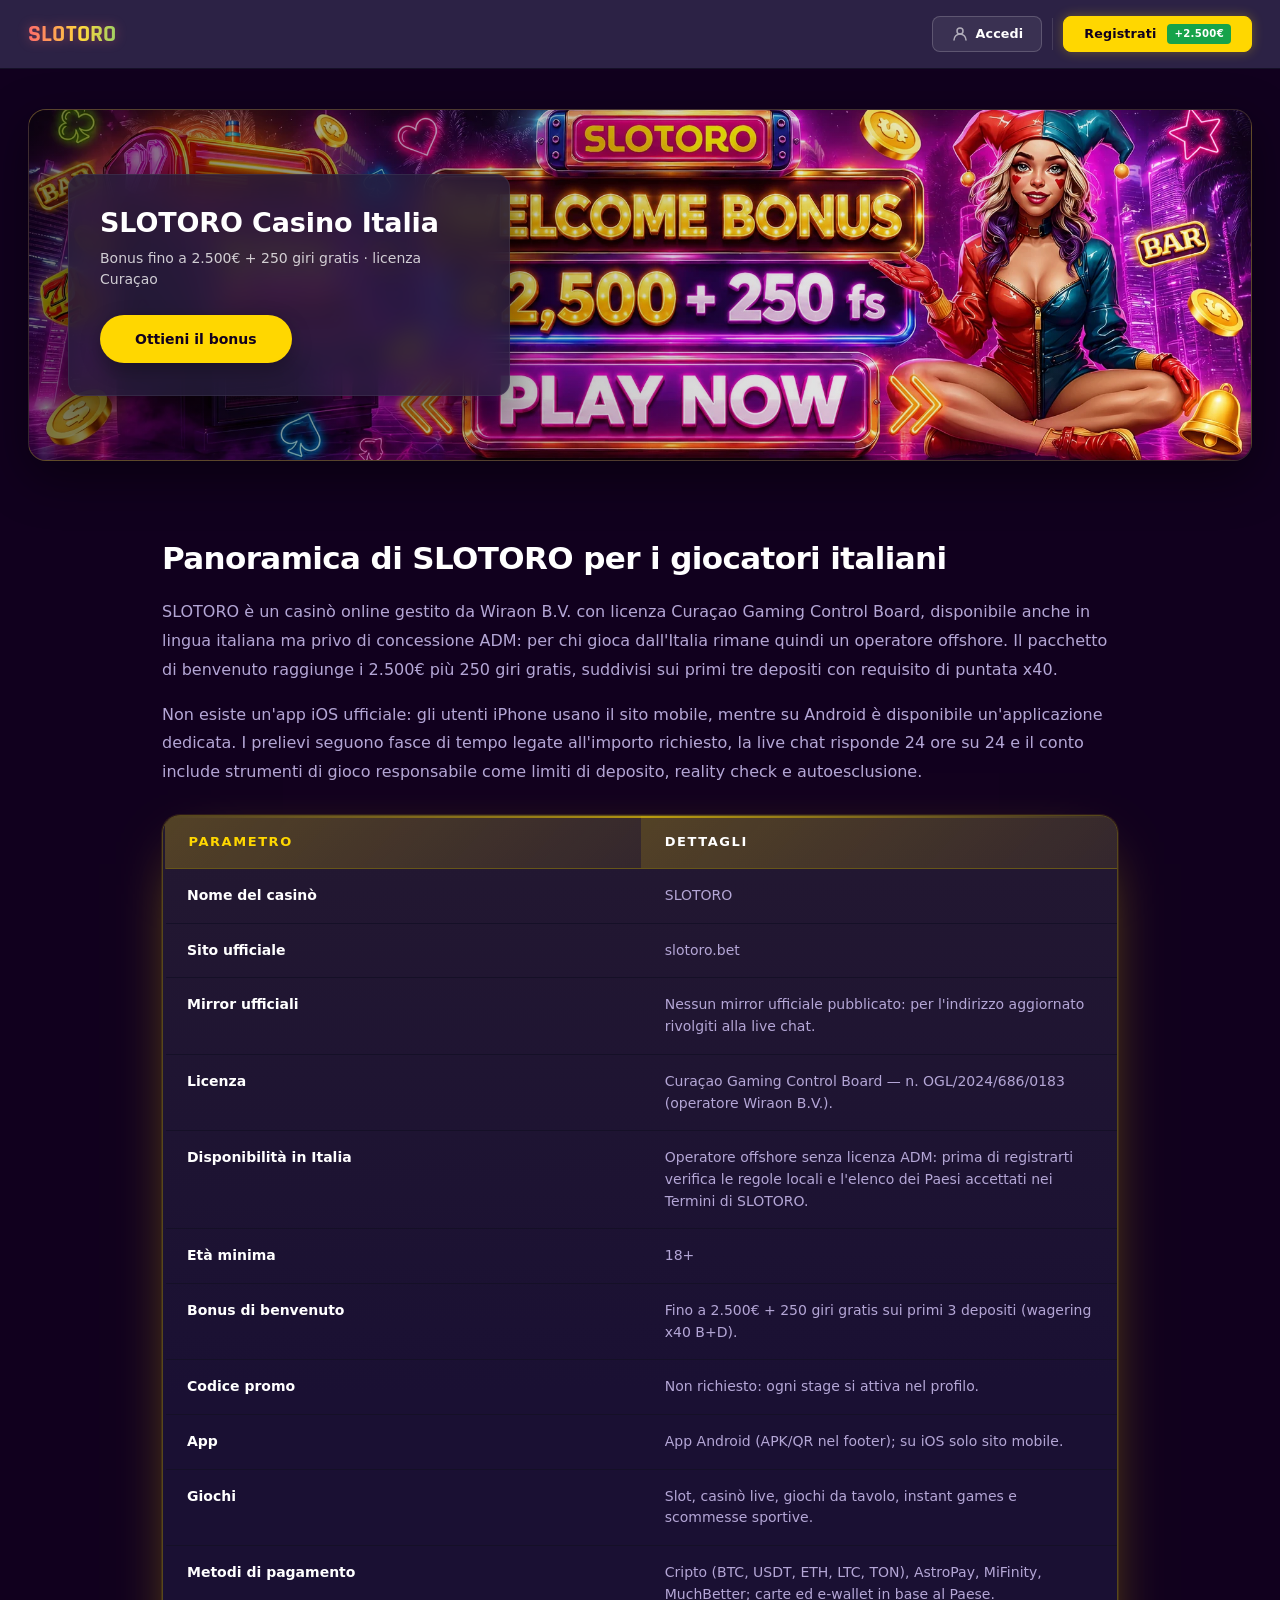
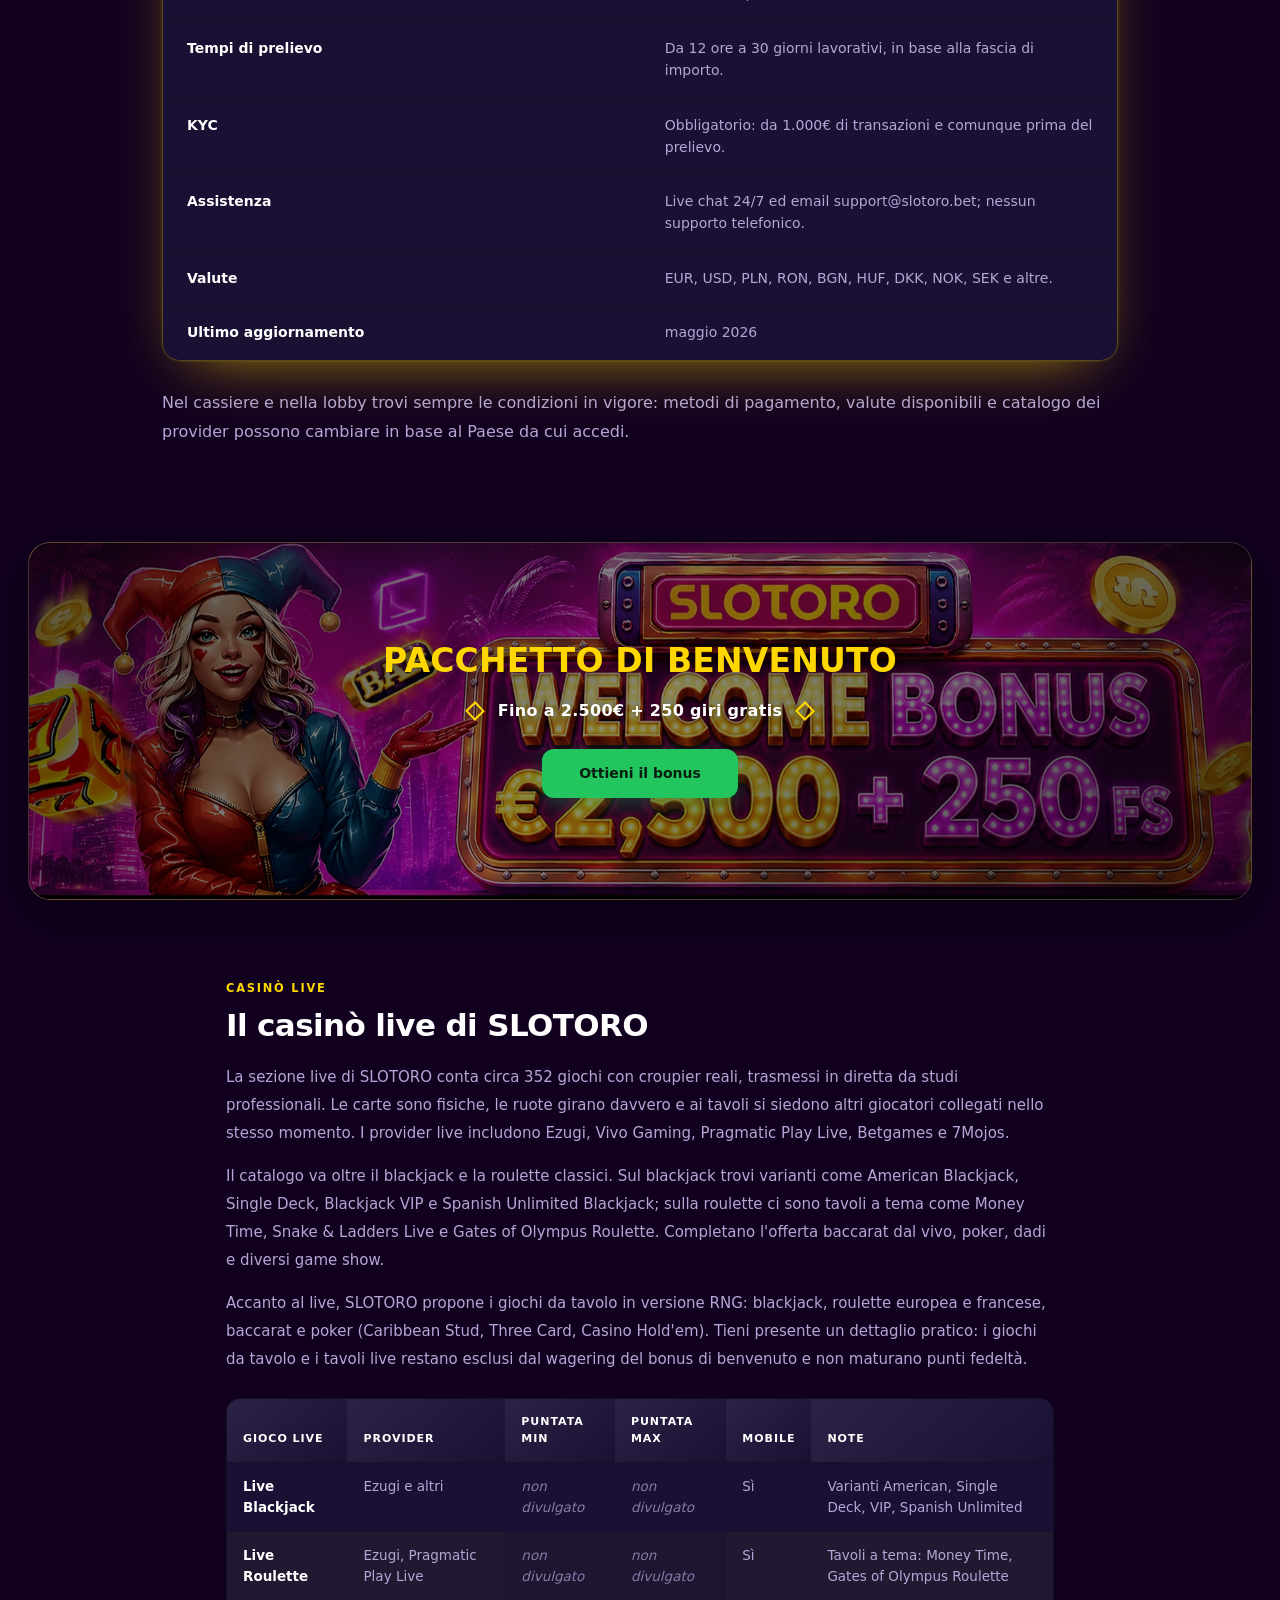
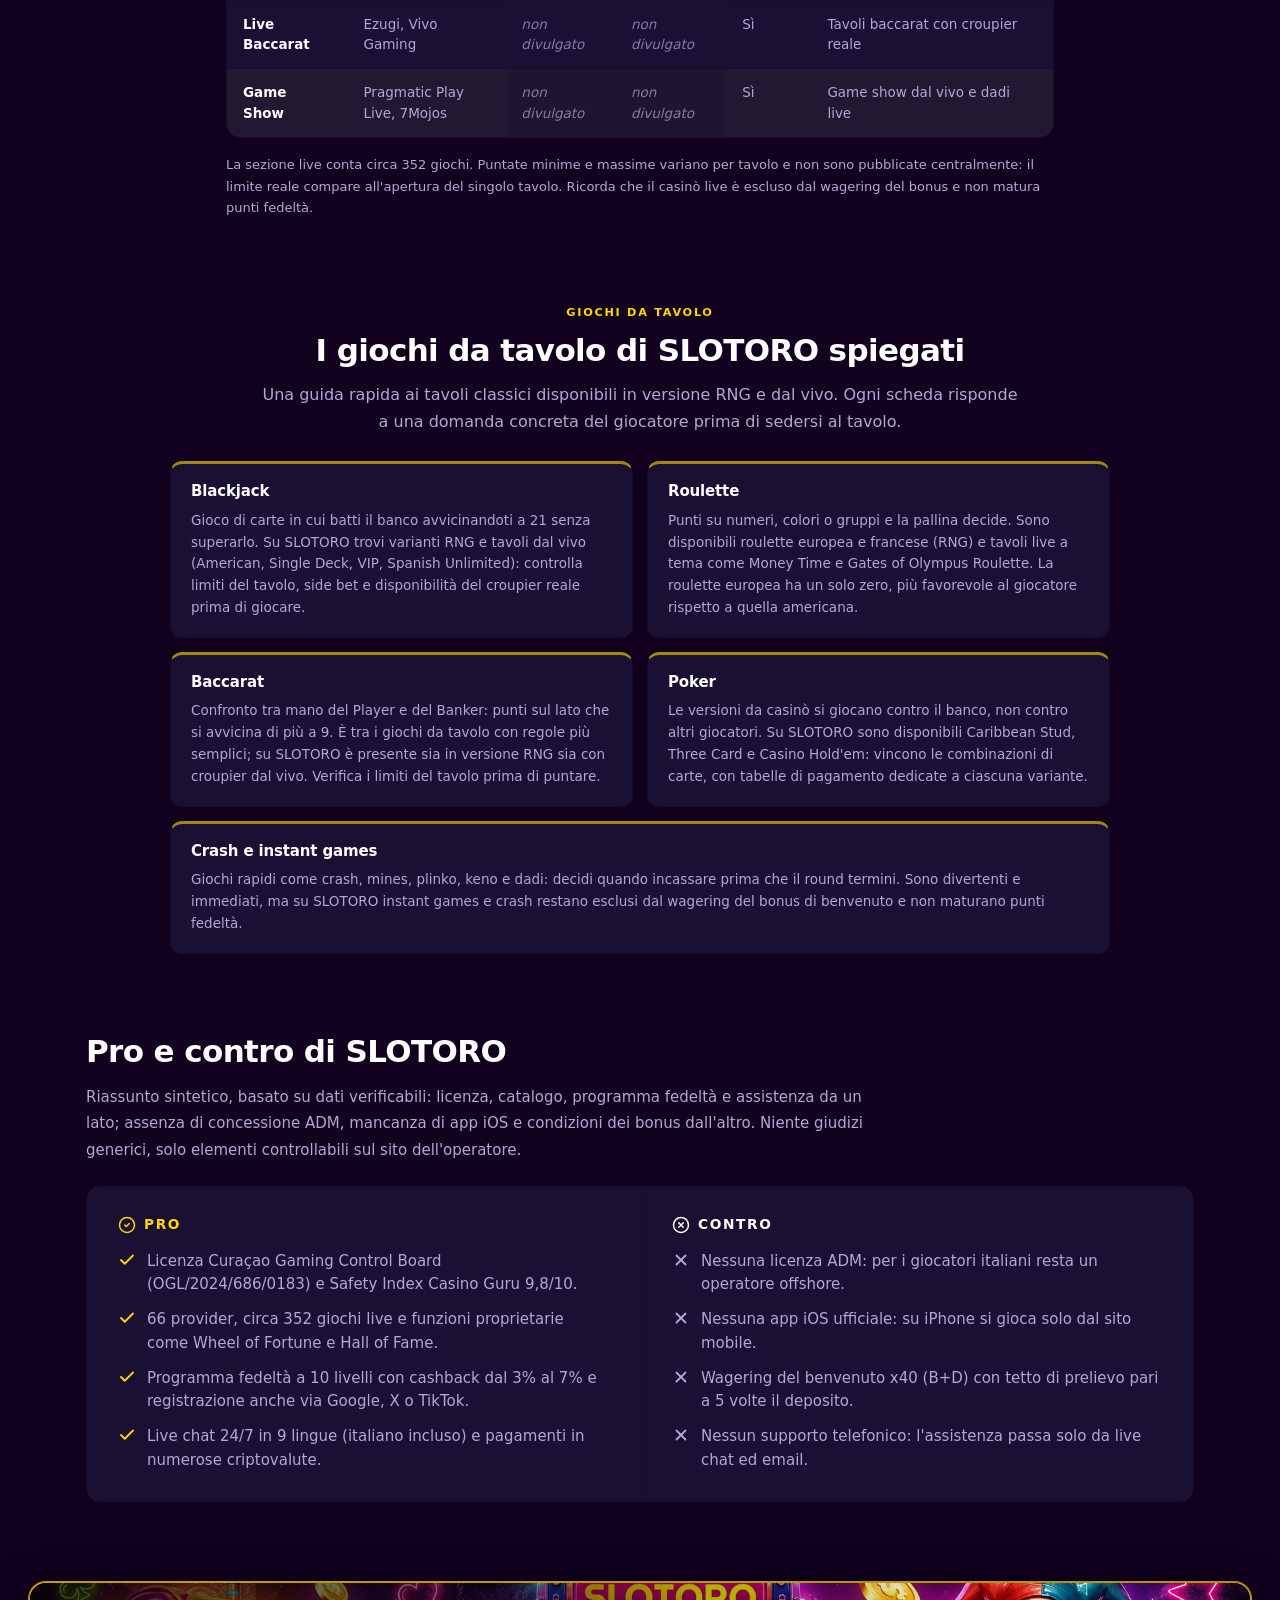
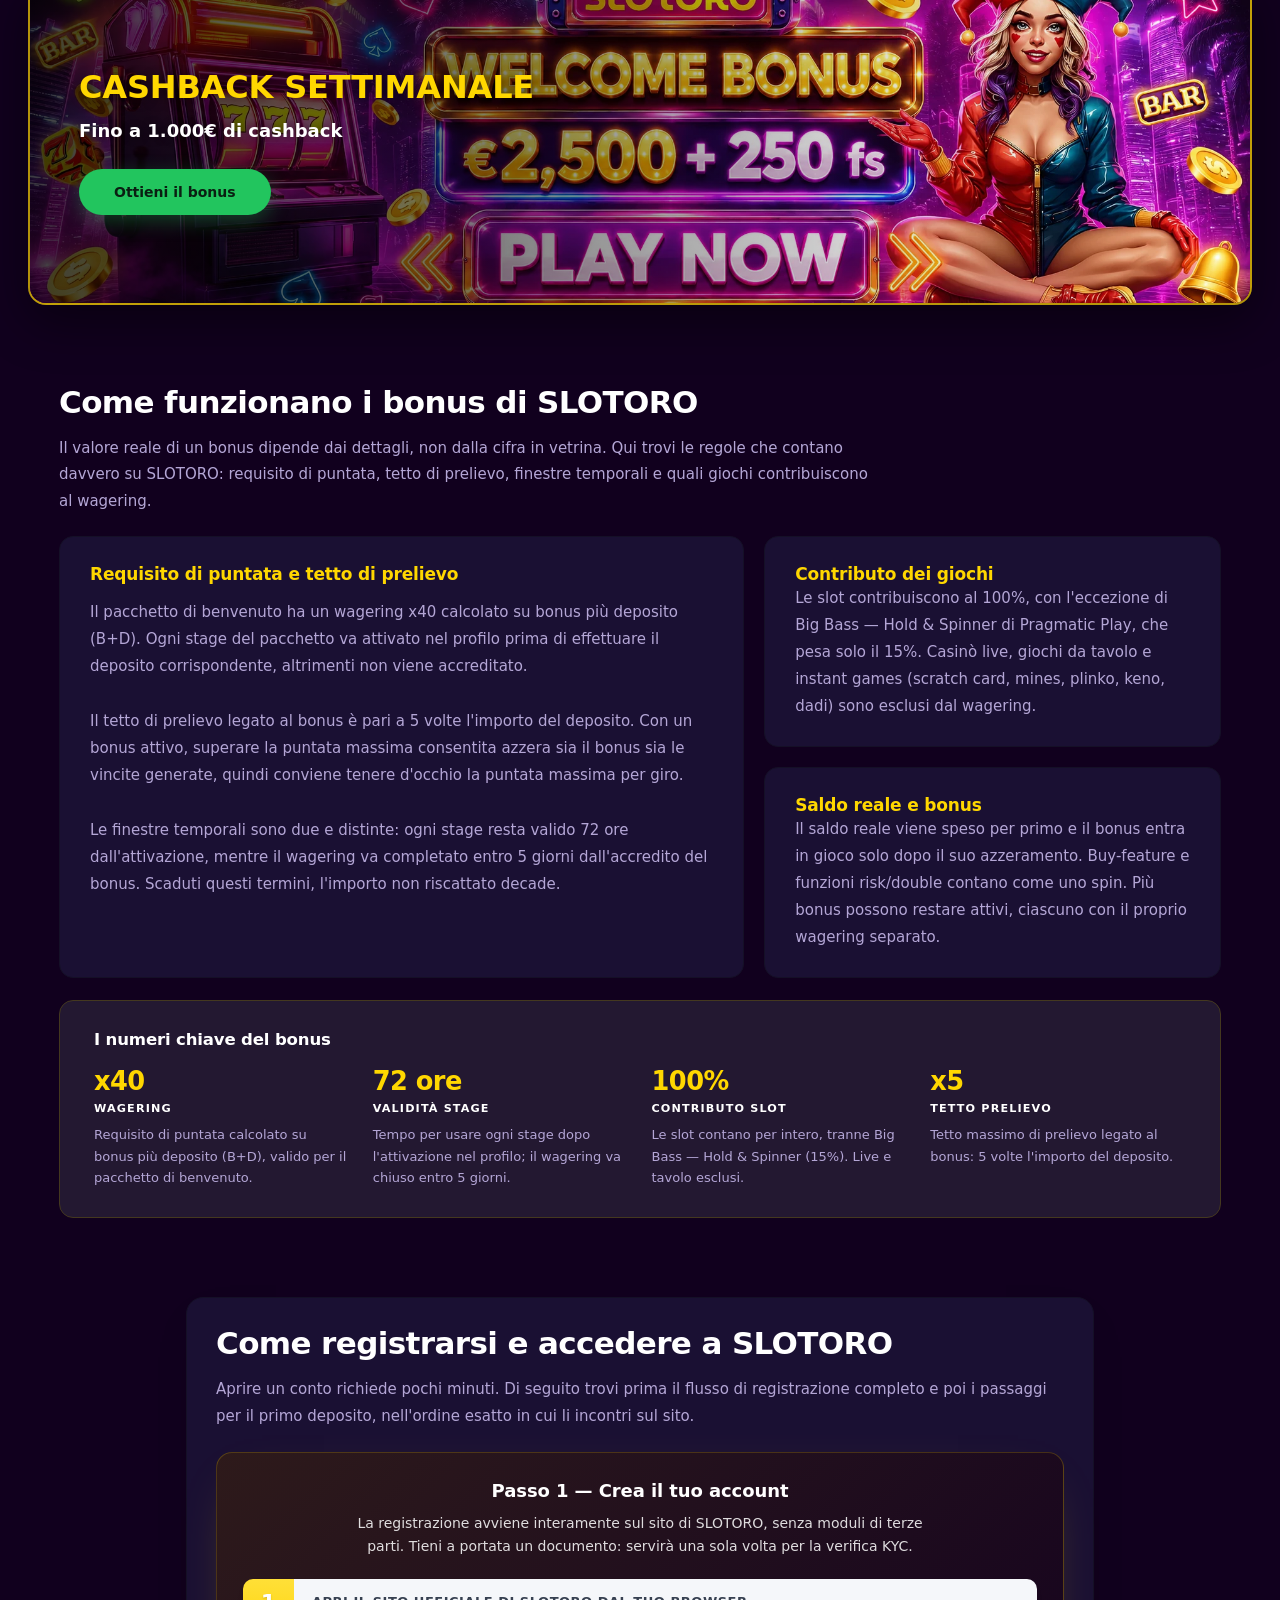
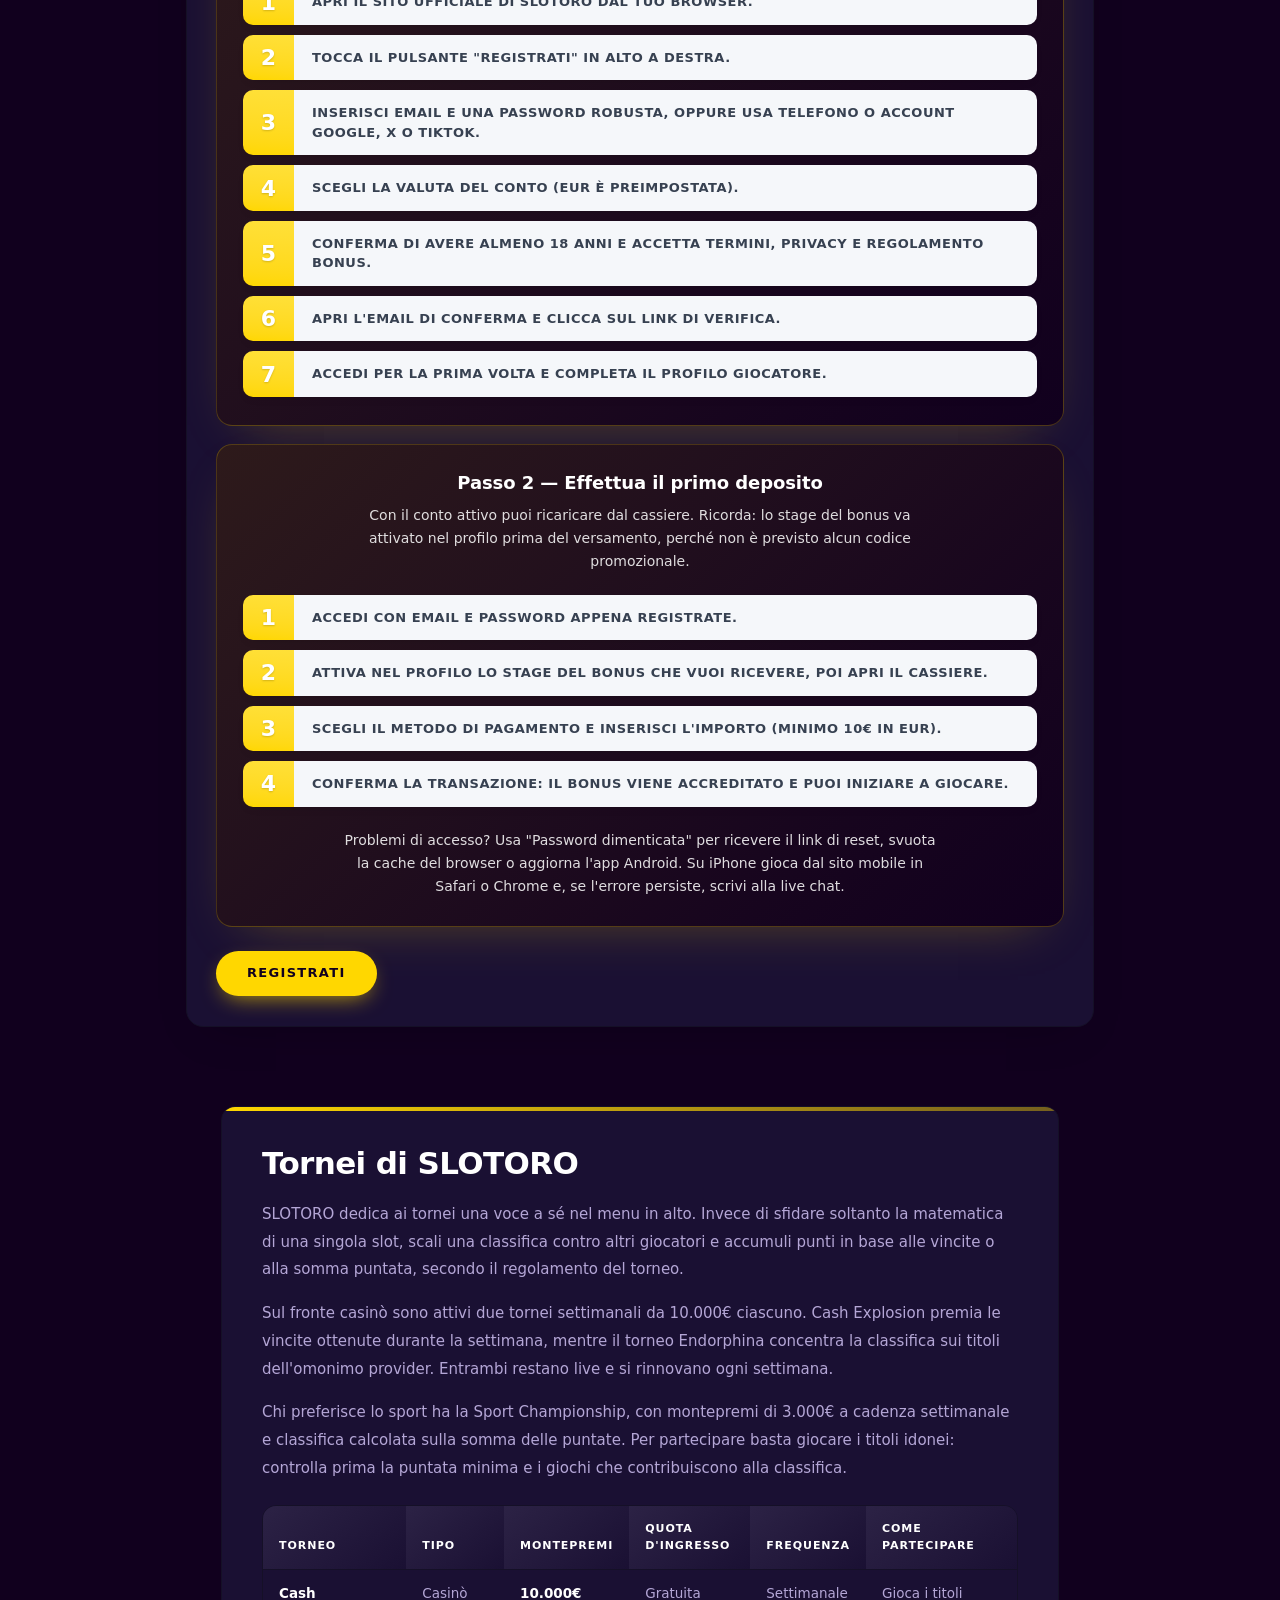
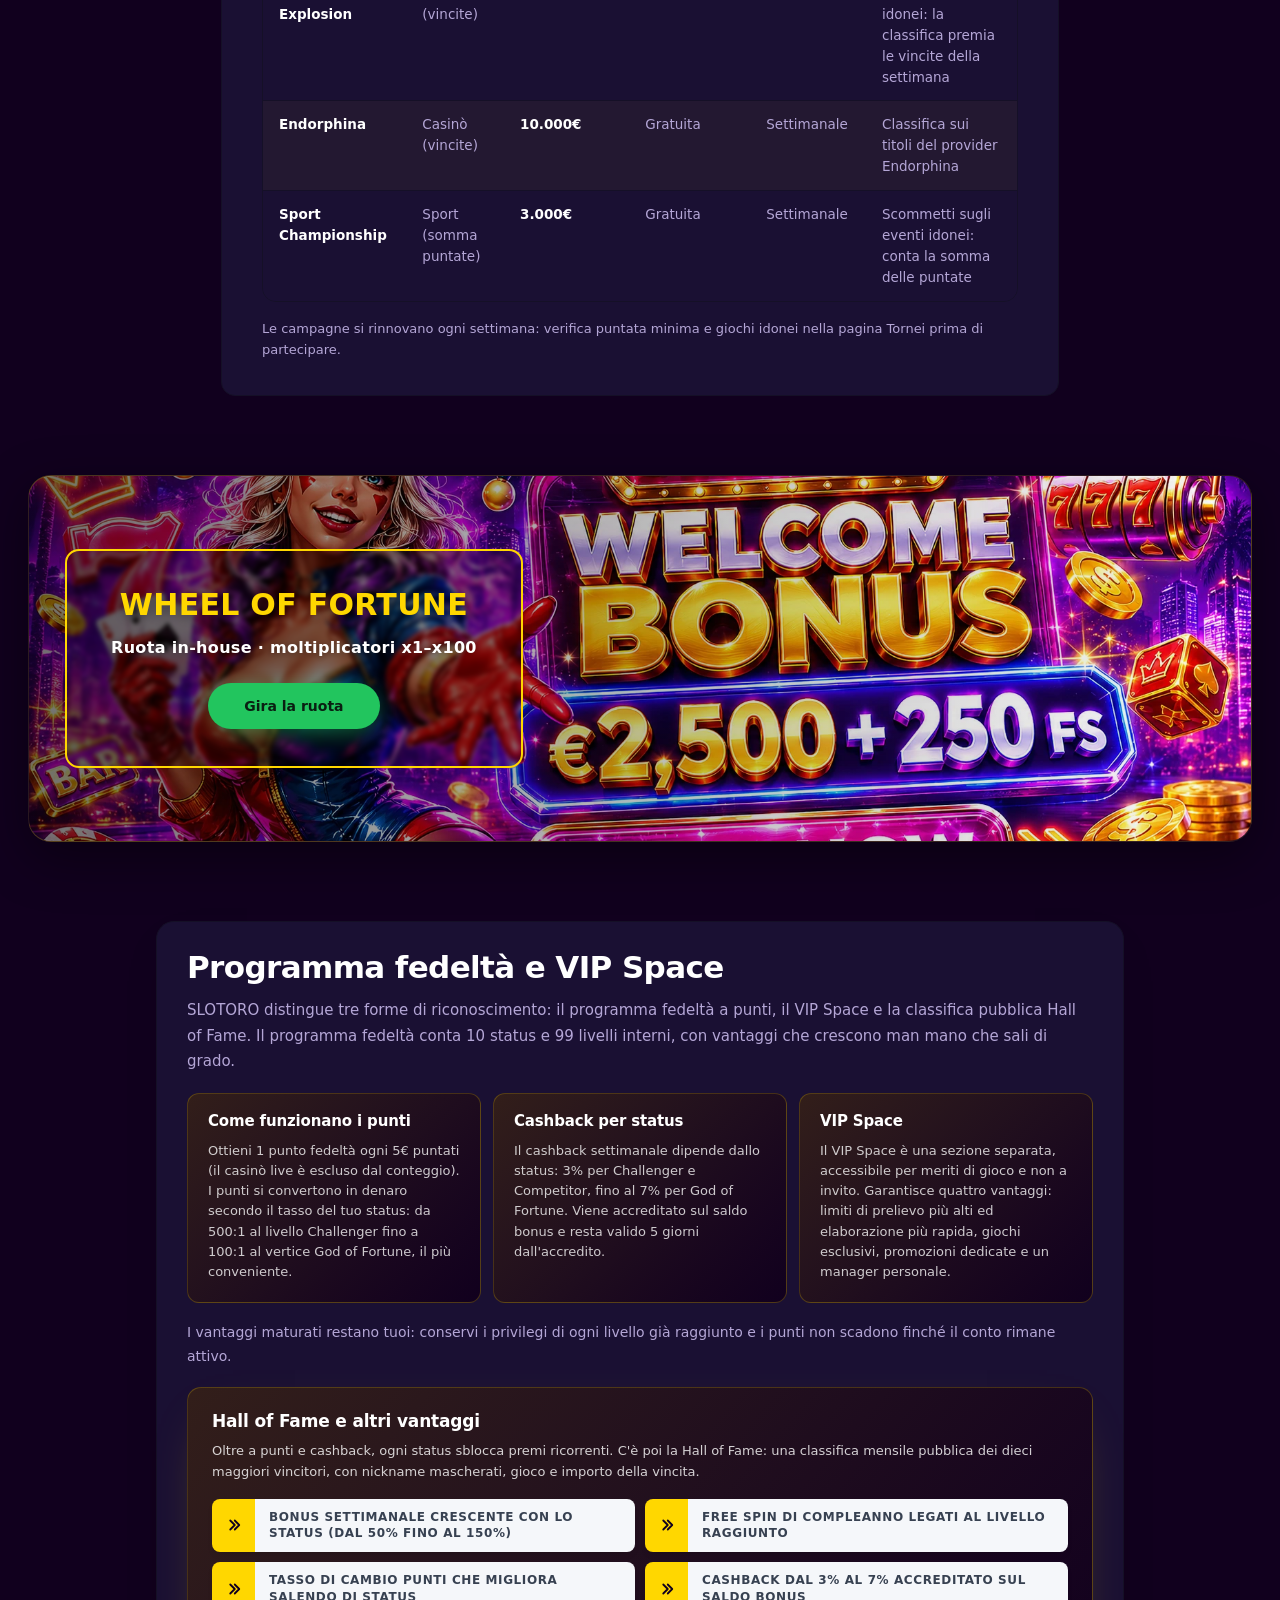
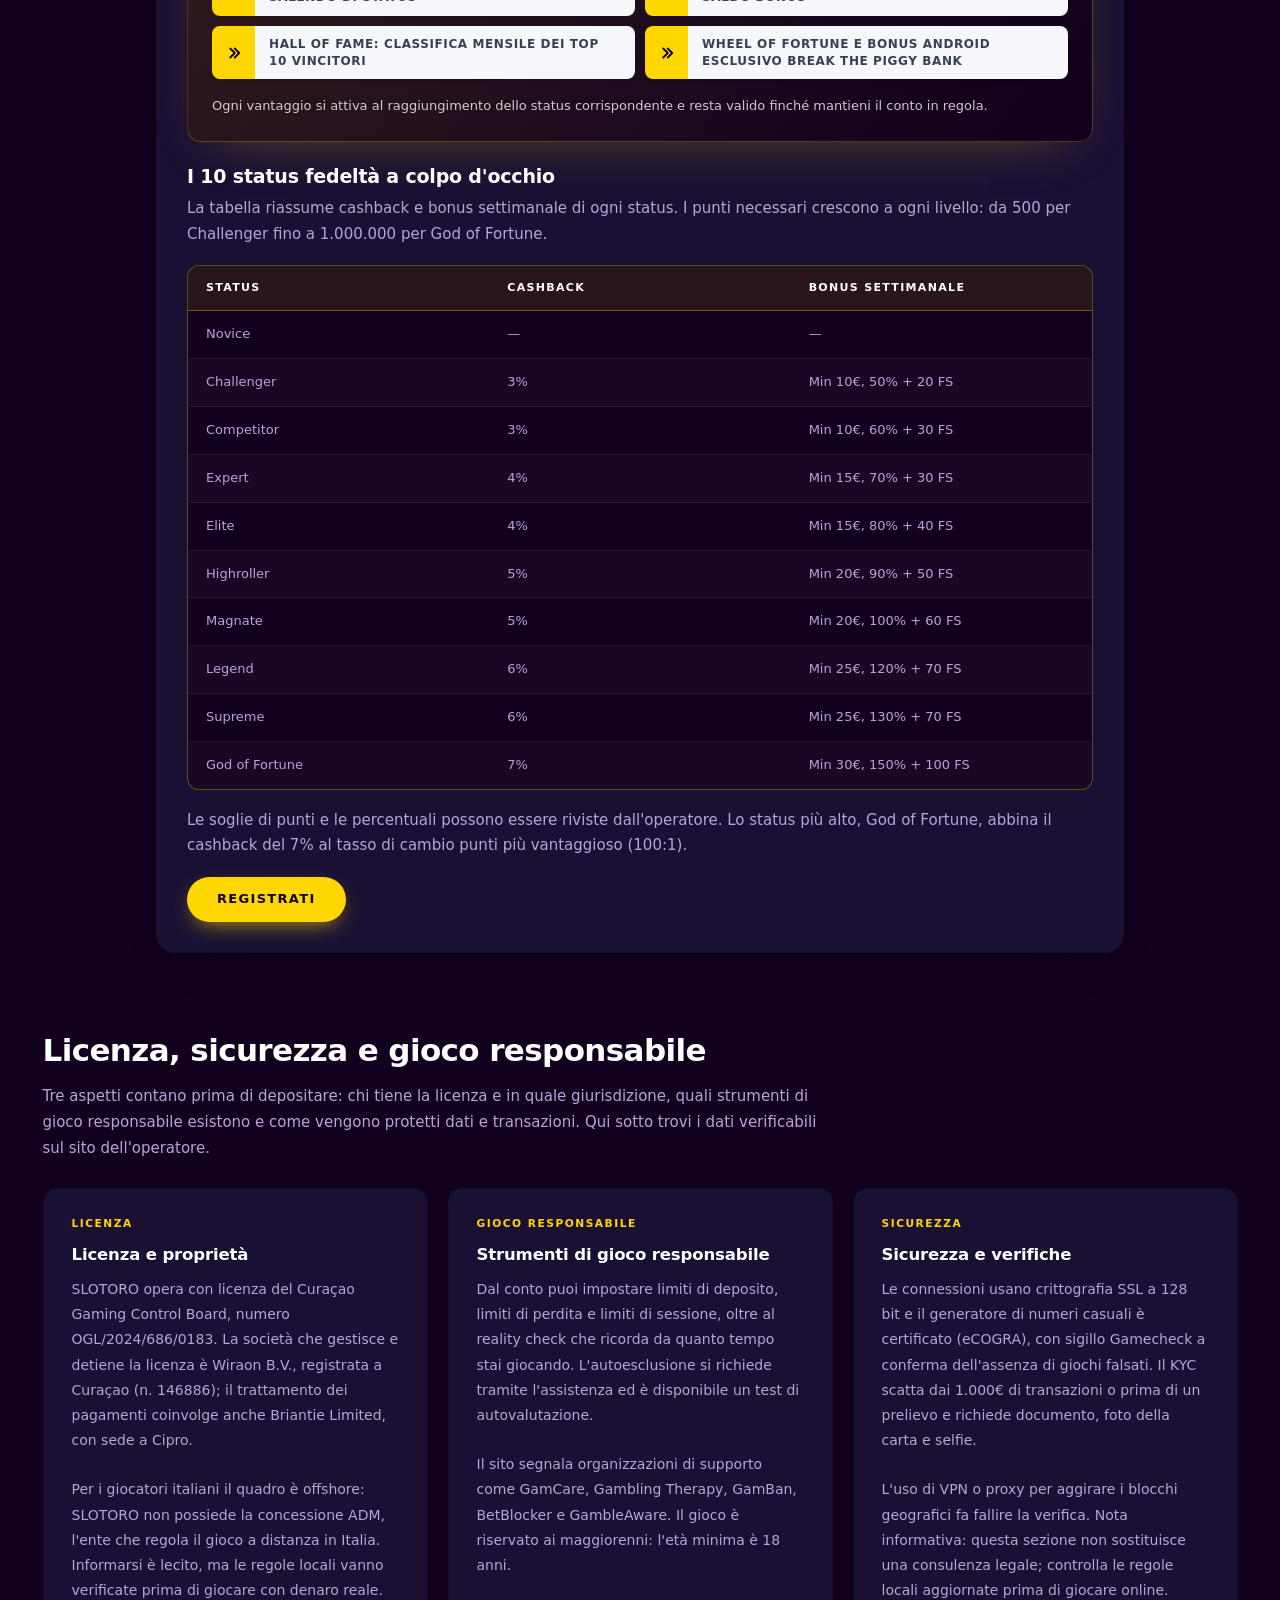
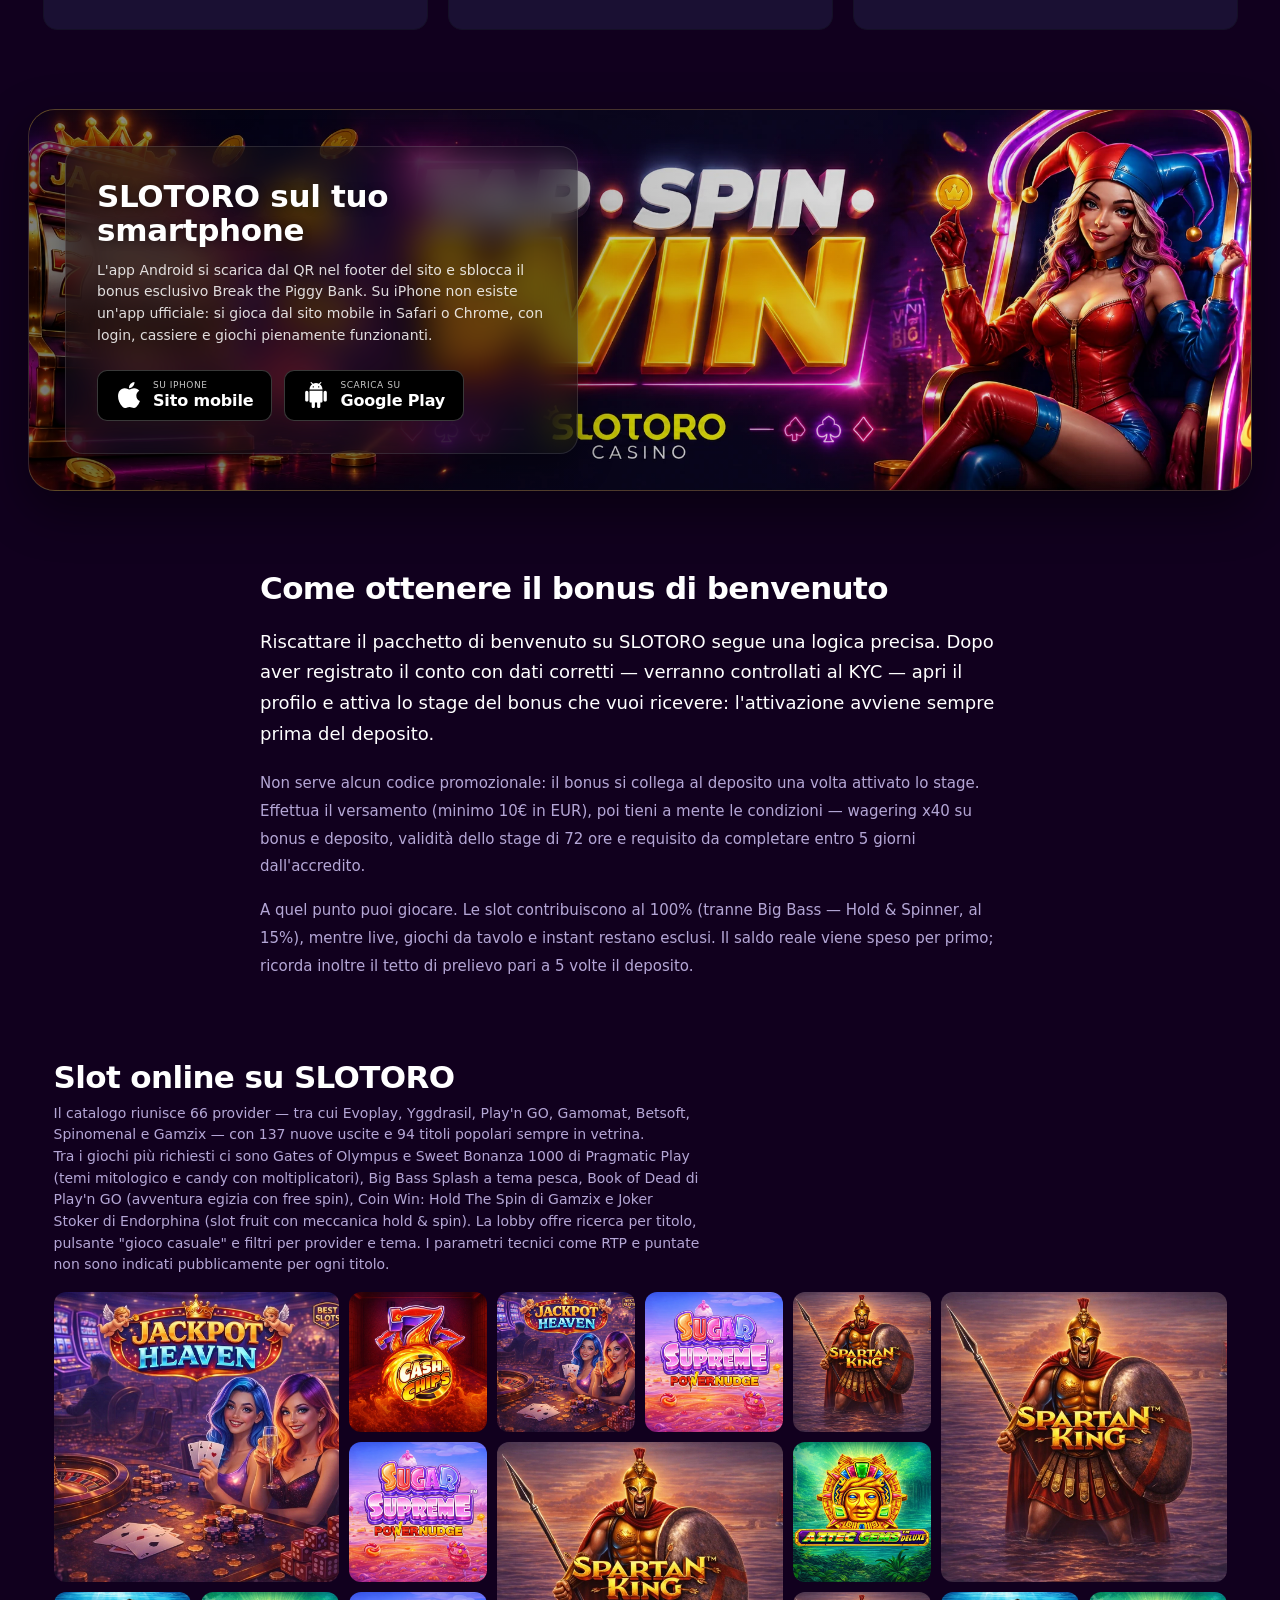
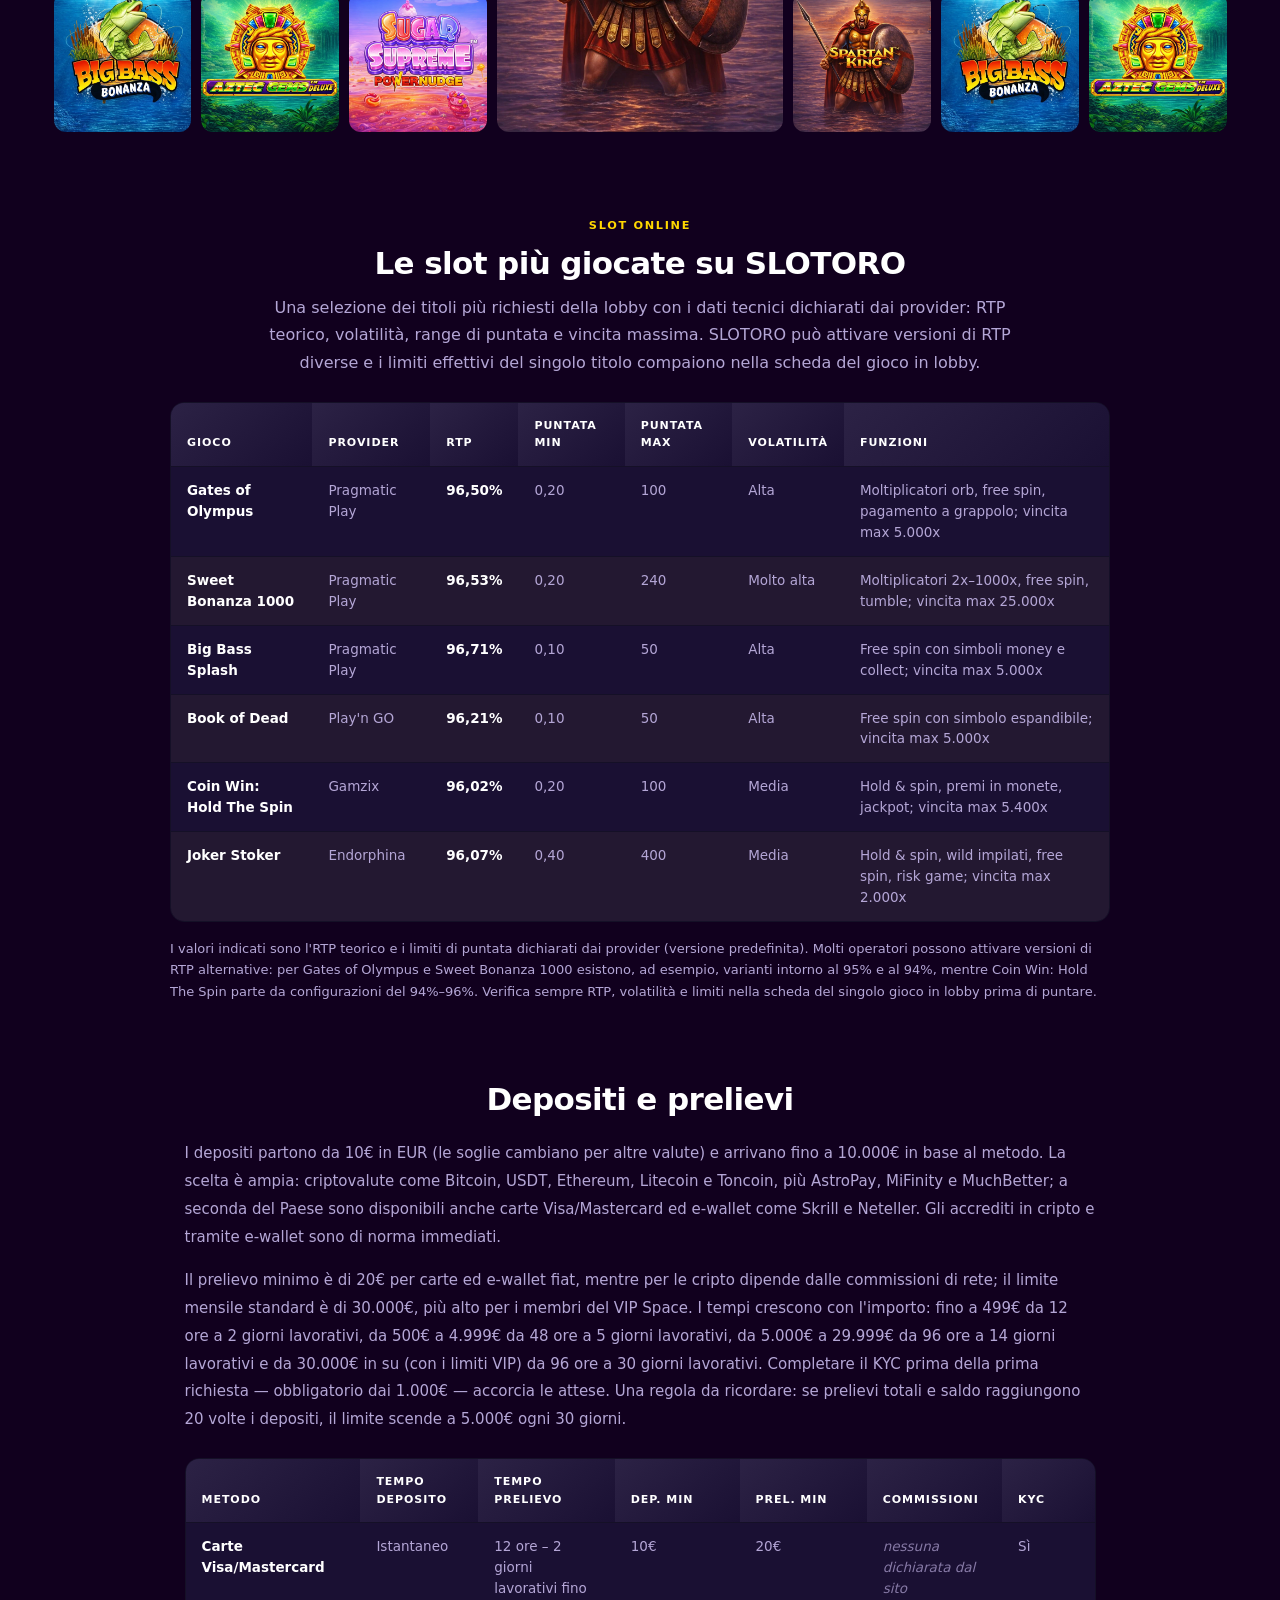
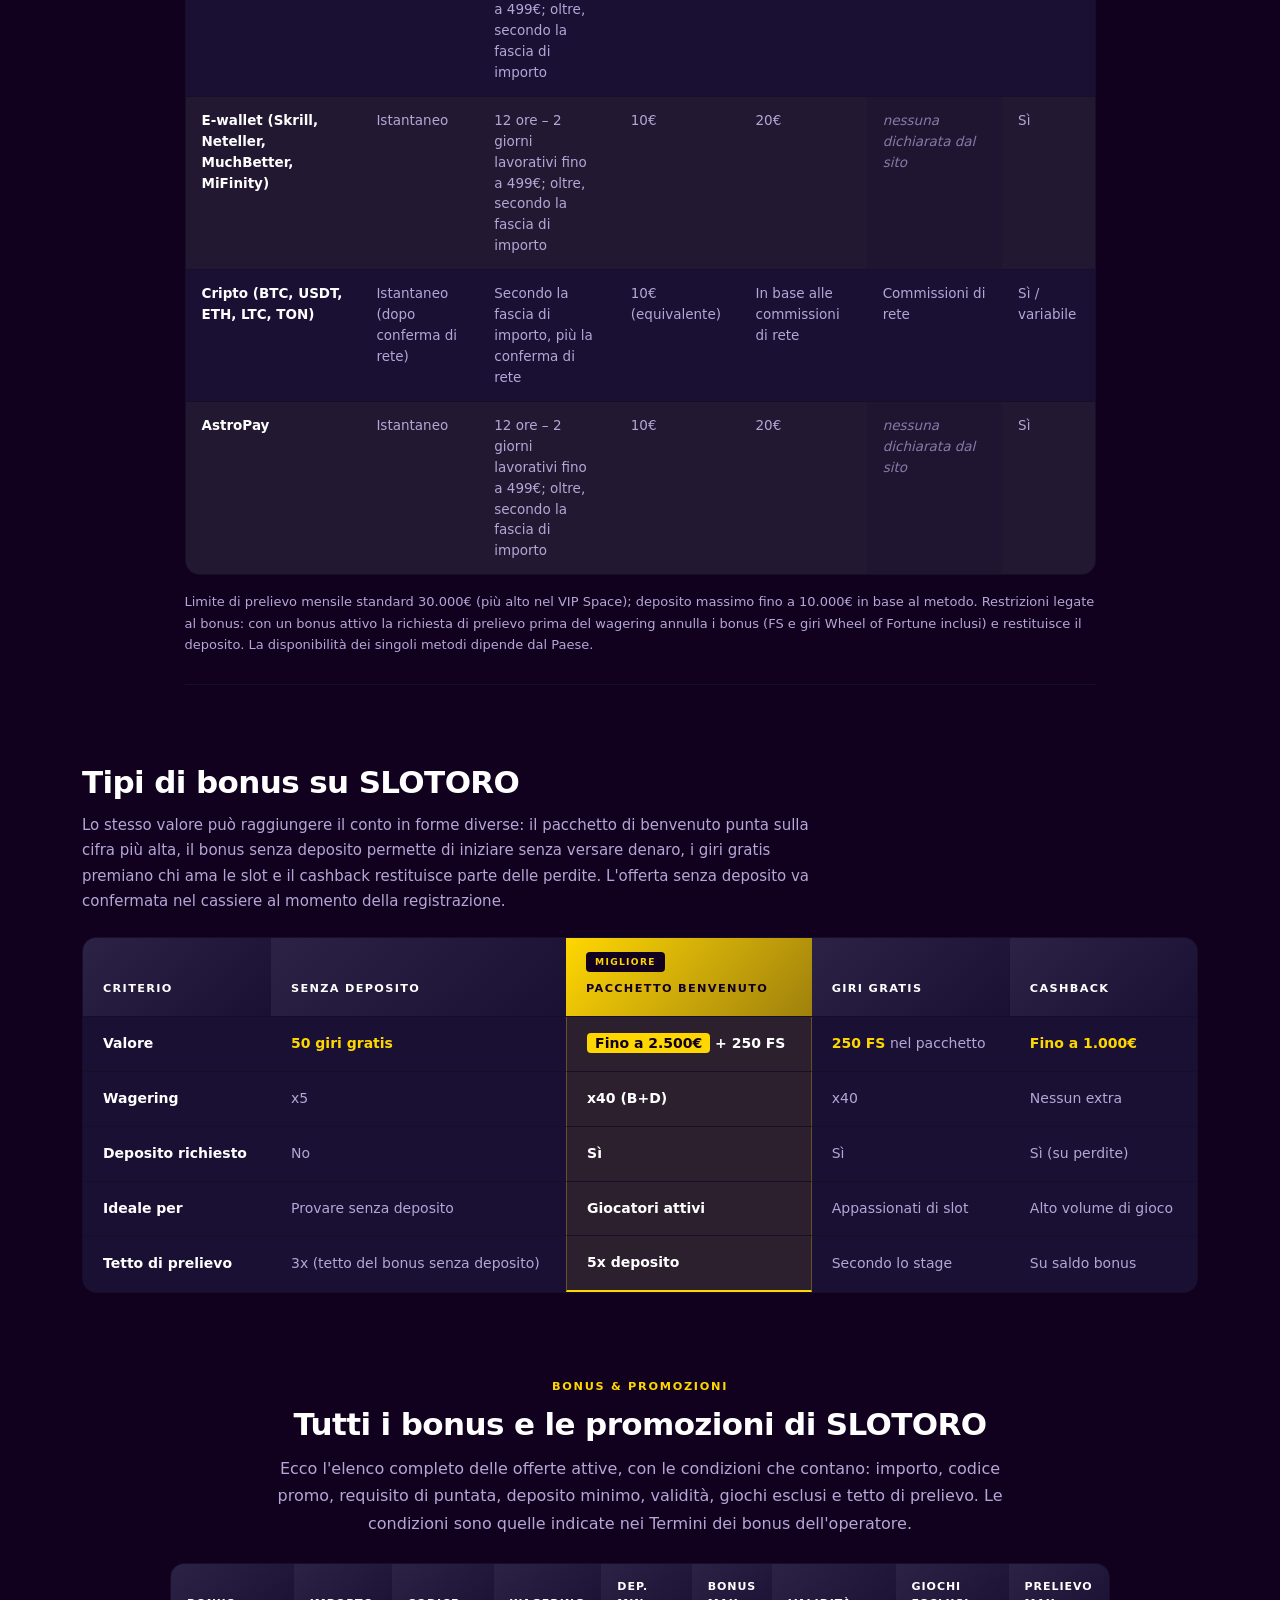
<file: index.html>
<!DOCTYPE html>
<html lang="it">
<head>
<meta charset="UTF-8">
<meta name="viewport" content="width=device-width, initial-scale=1.0">
<title>SLOTORO Casino Italia – Bonus, Slot e Pagamenti</title>
<meta name="description" content="SLOTORO Casino Italia: bonus di benvenuto fino a 2.500€ + 250 giri gratis, 66 provider, prelievi in cripto e programma fedeltà a 10 livelli. Registrati ora.">
<link rel="stylesheet" href="css/style-926839.css">
<link rel="stylesheet" href="css/index.css">
<link rel="canonical" href="https://lerixxi.github.io/slotoro-italia/">
<!-- GEO-LINKS:hreflang -->
<link rel="alternate" hreflang="en" href="https://lerixxi.github.io/slotoro-casino/">
<link rel="alternate" hreflang="pl-PL" href="https://lerixxi.github.io/slotoro-polska/">
<link rel="alternate" hreflang="de-DE" href="https://lerixxi.github.io/slotoro-deutschland/">
<link rel="alternate" hreflang="bg-BG" href="https://lerixxi.github.io/slotoro-bulgaria/">
<link rel="alternate" hreflang="it-IT" href="https://lerixxi.github.io/slotoro-italia/">
<link rel="alternate" hreflang="ro-RO" href="https://lerixxi.github.io/slotoro-romania/">
<link rel="alternate" hreflang="el-GR" href="https://lerixxi.github.io/slotoro-hellas/">
<link rel="alternate" hreflang="lt-LT" href="https://lerixxi.github.io/slotoro-lietuva/">
<link rel="alternate" hreflang="x-default" href="https://lerixxi.github.io/slotoro-casino/">
<meta property="og:locale" content="it_IT">
<meta property="og:locale:alternate" content="en_US">
<meta property="og:locale:alternate" content="pl_PL">
<meta property="og:locale:alternate" content="de_DE">
<meta property="og:locale:alternate" content="bg_BG">
<meta property="og:locale:alternate" content="ro_RO">
<meta property="og:locale:alternate" content="el_GR">
<meta property="og:locale:alternate" content="lt_LT">
<!-- /GEO-LINKS:hreflang -->
<link rel="icon" type="image/svg+xml" href="favicon.svg">
<meta property="og:type" content="website">
<meta property="og:url" content="https://lerixxi.github.io/slotoro-italia/">
<meta property="og:site_name" content="SLOTORO Casino Italia">
<meta property="og:title" content="SLOTORO Casino Italia – Bonus, Slot e Pagamenti">
<meta property="og:description" content="Bonus di benvenuto fino a 2.500€ + 250 giri gratis, 66 provider e programma fedeltà a 10 livelli. Guida a SLOTORO per i giocatori italiani.">
<meta property="og:image" content="https://lerixxi.github.io/slotoro-italia/img/bonus_banner/45712ede.webp">
<meta property="og:image:width" content="1942">
<meta property="og:image:height" content="809">
<meta property="og:image:type" content="image/webp">
<meta name="twitter:card" content="summary_large_image">
<meta name="twitter:url" content="https://lerixxi.github.io/slotoro-italia/">
<meta name="twitter:title" content="SLOTORO Casino Italia – Bonus, Slot e Pagamenti">
<meta name="twitter:description" content="Bonus di benvenuto fino a 2.500€ + 250 giri gratis, 66 provider e programma fedeltà a 10 livelli. Guida a SLOTORO per i giocatori italiani.">
<meta name="twitter:image" content="https://lerixxi.github.io/slotoro-italia/img/bonus_banner/45712ede.webp">
</head>
<body class="om-nav-hover-4">

<div data-sticky-root class="h29_s1" data-component="header" data-variant="header_29">
  <header class="om-header">
    <div class="om-container">
      <div class="om-header-inner">
        <a href="./" class="om-logo">
          <span class="om-logo-text">SLOTORO</span>
        </a>
        <nav class="h29_nav">
          
        </nav>
        <div class="h29_cta-area">
          <div class="h29_cta-desktop h29_s2">
            <a href="https://victory-architects.com/" class="h29_login-btn">
              <svg class="h29_login-icon" viewBox="0 0 18 18" fill="none">
                <circle cx="9" cy="6" r="3" stroke="currentColor" stroke-width="1.5"/>
                <path d="M3 15c0-3.314 2.686-6 6-6s6 2.686 6 6" stroke="currentColor" stroke-width="1.5" stroke-linecap="round"/>
              </svg>
              Accedi
            </a>
            <div class="h29_separator"></div>
            <a href="https://victory-architects.com/" class="h29_register-btn">
              Registrati
              <span class="h29_bonus-tag" data-slot="label[0]">+2.500€</span>
            </a>
          </div>
          
          
        </div>
      </div>
    </div>
  </header>
  
</div>

<section class="om-section-sm" data-component="bonus_banner" data-variant="bonus_banner_02">
  <div class="om-container">
  <div class="kr40-card" data-animate>
    <img class="kr40-bg-img" data-banner-image src="img/bonus_banner/45712ede.webp" alt="SLOTORO Casino Italia slot e giochi dal vivo" loading="lazy">
    <div class="kr40-overlay"></div>
    <div class="kr40-glass">
      <h1 class="kr40-title om-h2" data-slot="heading">SLOTORO Casino Italia</h1>
      <p class="kr40-amount" data-slot="amount">Bonus fino a 2.500€ + 250 giri gratis · licenza Curaçao</p>
      <a href="https://victory-architects.com/" class="kr40-cta" data-slot="cta">Ottieni il bonus</a>
    </div>
  </div>
  </div>
</section>

<section class="om-section-sm" data-component="welcome" data-variant="welcome_04">
  <div class="om-container">
    <div class="qx56-wrap" data-animate>
      <h2 class="om-h2 qx56-title" data-slot="heading">Panoramica di SLOTORO per i giocatori italiani</h2>
      <p class="qx56-p" data-slot="body[0]">SLOTORO è un casinò online gestito da Wiraon B.V. con licenza Curaçao Gaming Control Board, disponibile anche in lingua italiana ma privo di concessione ADM: per chi gioca dall'Italia rimane quindi un operatore offshore. Il pacchetto di benvenuto raggiunge i 2.500€ più 250 giri gratis, suddivisi sui primi tre depositi con requisito di puntata x40.</p>
      <p class="qx56-p" data-slot="body[1]">Non esiste un'app iOS ufficiale: gli utenti iPhone usano il sito mobile, mentre su Android è disponibile un'applicazione dedicata. I prelievi seguono fasce di tempo legate all'importo richiesto, la live chat risponde 24 ore su 24 e il conto include strumenti di gioco responsabile come limiti di deposito, reality check e autoesclusione.</p>

      <div class="qx56-panel">
        <table class="qx56-spec">
          <thead><tr><th scope="col">Parametro</th><th scope="col">Dettagli</th></tr></thead>
          <tbody>
            <tr><th scope="row">Nome del casinò</th><td>SLOTORO</td></tr>
            <tr><th scope="row">Sito ufficiale</th><td>slotoro.bet</td></tr>
            <tr><th scope="row">Mirror ufficiali</th><td>Nessun mirror ufficiale pubblicato: per l'indirizzo aggiornato rivolgiti alla live chat.</td></tr>
            <tr><th scope="row">Licenza</th><td>Curaçao Gaming Control Board — n. OGL/2024/686/0183 (operatore Wiraon B.V.).</td></tr>
            <tr><th scope="row">Disponibilità in Italia</th><td>Operatore offshore senza licenza ADM: prima di registrarti verifica le regole locali e l'elenco dei Paesi accettati nei Termini di SLOTORO.</td></tr>
            <tr><th scope="row">Età minima</th><td>18+</td></tr>
            <tr><th scope="row">Bonus di benvenuto</th><td>Fino a 2.500€ + 250 giri gratis sui primi 3 depositi (wagering x40 B+D).</td></tr>
            <tr><th scope="row">Codice promo</th><td>Non richiesto: ogni stage si attiva nel profilo.</td></tr>
            <tr><th scope="row">App</th><td>App Android (APK/QR nel footer); su iOS solo sito mobile.</td></tr>
            <tr><th scope="row">Giochi</th><td>Slot, casinò live, giochi da tavolo, instant games e scommesse sportive.</td></tr>
            <tr><th scope="row">Metodi di pagamento</th><td>Cripto (BTC, USDT, ETH, LTC, TON), AstroPay, MiFinity, MuchBetter; carte ed e-wallet in base al Paese.</td></tr>
            <tr><th scope="row">Tempi di prelievo</th><td>Da 12 ore a 30 giorni lavorativi, in base alla fascia di importo.</td></tr>
            <tr><th scope="row">KYC</th><td>Obbligatorio: da 1.000€ di transazioni e comunque prima del prelievo.</td></tr>
            <tr><th scope="row">Assistenza</th><td>Live chat 24/7 ed email support@slotoro.bet; nessun supporto telefonico.</td></tr>
            <tr><th scope="row">Valute</th><td>EUR, USD, PLN, RON, BGN, HUF, DKK, NOK, SEK e altre.</td></tr>
            <tr><th scope="row">Ultimo aggiornamento</th><td>maggio 2026</td></tr>
          </tbody>
        </table>
      </div>

      <p class="qx56-p" data-slot="body[2]">Nel cassiere e nella lobby trovi sempre le condizioni in vigore: metodi di pagamento, valute disponibili e catalogo dei provider possono cambiare in base al Paese da cui accedi.</p>
    </div>
  </div>
</section>

<section class="om-section-sm" data-component="bonus_banner" data-variant="bonus_banner_05">
  <div class="om-container">
  <div class="xh60-card" data-animate>
    <img class="xh60-bg-img" data-banner-image src="img/bonus_banner/5ef8c1b1.webp" alt="Pacchetto di benvenuto SLOTORO con giri gratis" loading="lazy">
    <div class="xh60-overlay"></div>
    <div class="xh60-content">
      <h2 class="xh60-title om-h2" data-slot="heading">Pacchetto di benvenuto</h2>
      <div class="xh60-amount-row">
        <span class="xh60-diamond" aria-hidden="true"></span>
        <span class="xh60-amount" data-slot="amount">Fino a 2.500€ + 250 giri gratis</span>
        <span class="xh60-diamond" aria-hidden="true"></span>
      </div>
      <a href="https://victory-architects.com/" class="xh60-cta" data-slot="cta">Ottieni il bonus</a>
    </div>
  </div>
  </div>
</section>

<section class="om-section-sm" data-component="text_block" data-variant="text_block_10">
  <div class="om-container">
    <div class="ax21-wrap" data-animate>
      <div class="ax21-eyebrow" data-slot="label">Casinò live</div>
      <h2 class="ax21-title om-h2" data-slot="heading">Il casinò live di SLOTORO</h2>
      <p class="ax21-p" data-slot="body[0]">La sezione live di SLOTORO conta circa 352 giochi con croupier reali, trasmessi in diretta da studi professionali. Le carte sono fisiche, le ruote girano davvero e ai tavoli si siedono altri giocatori collegati nello stesso momento. I provider live includono Ezugi, Vivo Gaming, Pragmatic Play Live, Betgames e 7Mojos.</p>
      <p class="ax21-p" data-slot="body[1]">Il catalogo va oltre il blackjack e la roulette classici. Sul blackjack trovi varianti come American Blackjack, Single Deck, Blackjack VIP e Spanish Unlimited Blackjack; sulla roulette ci sono tavoli a tema come Money Time, Snake &amp; Ladders Live e Gates of Olympus Roulette. Completano l'offerta baccarat dal vivo, poker, dadi e diversi game show.</p>
      <p class="ax21-p" data-slot="body[2]">Accanto al live, SLOTORO propone i giochi da tavolo in versione RNG: blackjack, roulette europea e francese, baccarat e poker (Caribbean Stud, Three Card, Casino Hold'em). Tieni presente un dettaglio pratico: i giochi da tavolo e i tavoli live restano esclusi dal wagering del bonus di benvenuto e non maturano punti fedeltà.</p>

      <div class="vx-scroll" style="margin-top:24px;">
        <table class="vx-table vx-table--mid">
          <thead>
            <tr>
              <th scope="col">Gioco live</th>
              <th scope="col">Provider</th>
              <th scope="col">Puntata min</th>
              <th scope="col">Puntata max</th>
              <th scope="col">Mobile</th>
              <th scope="col">Note</th>
            </tr>
          </thead>
          <tbody>
            <tr>
              <td>Live Blackjack</td>
              <td>Ezugi e altri</td>
              <td class="vx-muted">non divulgato</td>
              <td class="vx-muted">non divulgato</td>
              <td>Sì</td>
              <td>Varianti American, Single Deck, VIP, Spanish Unlimited</td>
            </tr>
            <tr>
              <td>Live Roulette</td>
              <td>Ezugi, Pragmatic Play Live</td>
              <td class="vx-muted">non divulgato</td>
              <td class="vx-muted">non divulgato</td>
              <td>Sì</td>
              <td>Tavoli a tema: Money Time, Gates of Olympus Roulette</td>
            </tr>
            <tr>
              <td>Live Baccarat</td>
              <td>Ezugi, Vivo Gaming</td>
              <td class="vx-muted">non divulgato</td>
              <td class="vx-muted">non divulgato</td>
              <td>Sì</td>
              <td>Tavoli baccarat con croupier reale</td>
            </tr>
            <tr>
              <td>Game Show</td>
              <td>Pragmatic Play Live, 7Mojos</td>
              <td class="vx-muted">non divulgato</td>
              <td class="vx-muted">non divulgato</td>
              <td>Sì</td>
              <td>Game show dal vivo e dadi live</td>
            </tr>
          </tbody>
        </table>
      </div>
      <p class="vx-note">La sezione live conta circa 352 giochi. Puntate minime e massime variano per tavolo e non sono pubblicate centralmente: il limite reale compare all'apertura del singolo tavolo. Ricorda che il casinò live è escluso dal wagering del bonus e non matura punti fedeltà.</p>
    </div>
  </div>
</section>

<section class="om-section-sm" data-component="text_block" data-variant="table_games_vx">
  <div class="om-container">
    <div class="vx-wrap" data-animate>
      <header class="vx-head">
        <span class="vx-eyebrow">Giochi da tavolo</span>
        <h2 class="vx-title om-h2">I giochi da tavolo di SLOTORO spiegati</h2>
        <p class="vx-lead">Una guida rapida ai tavoli classici disponibili in versione RNG e dal vivo. Ogni scheda risponde a una domanda concreta del giocatore prima di sedersi al tavolo.</p>
      </header>

      <div class="vx-tg-grid">
        <article class="vx-tg-card">
          <h3>Blackjack</h3>
          <p>Gioco di carte in cui batti il banco avvicinandoti a 21 senza superarlo. Su SLOTORO trovi varianti RNG e tavoli dal vivo (American, Single Deck, VIP, Spanish Unlimited): controlla limiti del tavolo, side bet e disponibilità del croupier reale prima di giocare.</p>
        </article>
        <article class="vx-tg-card">
          <h3>Roulette</h3>
          <p>Punti su numeri, colori o gruppi e la pallina decide. Sono disponibili roulette europea e francese (RNG) e tavoli live a tema come Money Time e Gates of Olympus Roulette. La roulette europea ha un solo zero, più favorevole al giocatore rispetto a quella americana.</p>
        </article>
        <article class="vx-tg-card">
          <h3>Baccarat</h3>
          <p>Confronto tra mano del Player e del Banker: punti sul lato che si avvicina di più a 9. È tra i giochi da tavolo con regole più semplici; su SLOTORO è presente sia in versione RNG sia con croupier dal vivo. Verifica i limiti del tavolo prima di puntare.</p>
        </article>
        <article class="vx-tg-card">
          <h3>Poker</h3>
          <p>Le versioni da casinò si giocano contro il banco, non contro altri giocatori. Su SLOTORO sono disponibili Caribbean Stud, Three Card e Casino Hold'em: vincono le combinazioni di carte, con tabelle di pagamento dedicate a ciascuna variante.</p>
        </article>
        <article class="vx-tg-card">
          <h3>Crash e instant games</h3>
          <p>Giochi rapidi come crash, mines, plinko, keno e dadi: decidi quando incassare prima che il round termini. Sono divertenti e immediati, ma su SLOTORO instant games e crash restano esclusi dal wagering del bonus di benvenuto e non maturano punti fedeltà.</p>
        </article>
      </div>
    </div>
  </div>
</section>

<section class="om-section-sm" data-component="pros_cons" data-variant="pros_cons_03">
  <div class="om-container">
    <div class="so49-wrap" data-animate>
      <header class="so49-intro">
        <h2 class="so49-title om-h2" data-slot="heading[0]">Pro e contro di SLOTORO</h2>
        <p class="so49-lead" data-slot="lead">Riassunto sintetico, basato su dati verificabili: licenza, catalogo, programma fedeltà e assistenza da un lato; assenza di concessione ADM, mancanza di app iOS e condizioni dei bonus dall'altro. Niente giudizi generici, solo elementi controllabili sul sito dell'operatore.</p>
      </header>

      <div class="so49-card">
        <div class="so49-grid">
          <section class="so49-half">
            <h3 class="so49-h3 so49-h3-pro" data-slot="heading[1]"><svg viewBox="0 0 24 24" fill="none" stroke="currentColor" stroke-linecap="round" stroke-linejoin="round"><circle cx="12" cy="12" r="10"/><path d="m9 12 2 2 4-4"/></svg>Pro</h3>
            <ul class="so49-list">
              <li class="so49-item so49-item-pro" data-slot="bullet[0]"><svg viewBox="0 0 24 24" fill="none" stroke="currentColor" stroke-width="2.4" stroke-linecap="round" stroke-linejoin="round"><path d="M20 6 9 17l-5-5"/></svg>Licenza Curaçao Gaming Control Board (OGL/2024/686/0183) e Safety Index Casino Guru 9,8/10.</li>
              <li class="so49-item so49-item-pro" data-slot="bullet[1]"><svg viewBox="0 0 24 24" fill="none" stroke="currentColor" stroke-width="2.4" stroke-linecap="round" stroke-linejoin="round"><path d="M20 6 9 17l-5-5"/></svg>66 provider, circa 352 giochi live e funzioni proprietarie come Wheel of Fortune e Hall of Fame.</li>
              <li class="so49-item so49-item-pro" data-slot="bullet[2]"><svg viewBox="0 0 24 24" fill="none" stroke="currentColor" stroke-width="2.4" stroke-linecap="round" stroke-linejoin="round"><path d="M20 6 9 17l-5-5"/></svg>Programma fedeltà a 10 livelli con cashback dal 3% al 7% e registrazione anche via Google, X o TikTok.</li>
              <li class="so49-item so49-item-pro" data-slot="bullet[3]"><svg viewBox="0 0 24 24" fill="none" stroke="currentColor" stroke-width="2.4" stroke-linecap="round" stroke-linejoin="round"><path d="M20 6 9 17l-5-5"/></svg>Live chat 24/7 in 9 lingue (italiano incluso) e pagamenti in numerose criptovalute.</li>
            </ul>
          </section>

          <section class="so49-half">
            <h3 class="so49-h3 so49-h3-con" data-slot="heading[2]"><svg viewBox="0 0 24 24" fill="none" stroke="currentColor" stroke-linecap="round" stroke-linejoin="round"><circle cx="12" cy="12" r="10"/><path d="m15 9-6 6"/><path d="m9 9 6 6"/></svg>Contro</h3>
            <ul class="so49-list">
              <li class="so49-item so49-item-con" data-slot="bullet[4]"><svg viewBox="0 0 24 24" fill="none" stroke="currentColor" stroke-width="2.4" stroke-linecap="round" stroke-linejoin="round"><path d="M18 6 6 18"/><path d="m6 6 12 12"/></svg>Nessuna licenza ADM: per i giocatori italiani resta un operatore offshore.</li>
              <li class="so49-item so49-item-con" data-slot="bullet[5]"><svg viewBox="0 0 24 24" fill="none" stroke="currentColor" stroke-width="2.4" stroke-linecap="round" stroke-linejoin="round"><path d="M18 6 6 18"/><path d="m6 6 12 12"/></svg>Nessuna app iOS ufficiale: su iPhone si gioca solo dal sito mobile.</li>
              <li class="so49-item so49-item-con" data-slot="bullet[6]"><svg viewBox="0 0 24 24" fill="none" stroke="currentColor" stroke-width="2.4" stroke-linecap="round" stroke-linejoin="round"><path d="M18 6 6 18"/><path d="m6 6 12 12"/></svg>Wagering del benvenuto x40 (B+D) con tetto di prelievo pari a 5 volte il deposito.</li>
              <li class="so49-item so49-item-con" data-slot="bullet[7]"><svg viewBox="0 0 24 24" fill="none" stroke="currentColor" stroke-width="2.4" stroke-linecap="round" stroke-linejoin="round"><path d="M18 6 6 18"/><path d="m6 6 12 12"/></svg>Nessun supporto telefonico: l'assistenza passa solo da live chat ed email.</li>
            </ul>
          </section>
        </div>
      </div>
    </div>
  </div>
</section>

<section class="om-section-sm" data-component="bonus_banner" data-variant="bonus_banner_03">
  <div class="om-container">
  <div class="jt96-card" data-animate>
    <img class="jt96-bg-img" data-banner-image src="img/bonus_banner/45712ede.webp" alt="Cashback settimanale SLOTORO" loading="lazy">
    <div class="jt96-overlay"></div>
    <div class="jt96-content">
      <h2 class="jt96-title om-h2" data-slot="heading">Cashback settimanale</h2>
      <p class="jt96-amount" data-slot="amount">Fino a 1.000€ di cashback</p>
      <a href="https://victory-architects.com/" class="jt96-cta" data-slot="cta">Ottieni il bonus</a>
    </div>
  </div>
  </div>
</section>

<section class="om-section-sm" data-component="text_block" data-variant="text_block_33">
  <div class="om-container">
    <div class="hj73-wrap" data-animate>
      <header class="hj73-intro">
        <h2 class="hj73-title om-h2" data-slot="heading[0]">Come funzionano i bonus di SLOTORO</h2>
        <p class="hj73-lead" data-slot="lead">Il valore reale di un bonus dipende dai dettagli, non dalla cifra in vetrina. Qui trovi le regole che contano davvero su SLOTORO: requisito di puntata, tetto di prelievo, finestre temporali e quali giochi contribuiscono al wagering.</p>
      </header>

      <div class="hj73-row">
        <article class="hj73-card hj73-feature">
          <h3 class="hj73-h3" data-slot="heading[1]">Requisito di puntata e tetto di prelievo</h3>
          <p class="hj73-p" data-slot="body[0]">Il pacchetto di benvenuto ha un wagering x40 calcolato su bonus più deposito (B+D). Ogni stage del pacchetto va attivato nel profilo prima di effettuare il deposito corrispondente, altrimenti non viene accreditato.</p>
          <p class="hj73-p" data-slot="body[1]">Il tetto di prelievo legato al bonus è pari a 5 volte l'importo del deposito. Con un bonus attivo, superare la puntata massima consentita azzera sia il bonus sia le vincite generate, quindi conviene tenere d'occhio la puntata massima per giro.</p>
          <p class="hj73-p" data-slot="body[2]">Le finestre temporali sono due e distinte: ogni stage resta valido 72 ore dall'attivazione, mentre il wagering va completato entro 5 giorni dall'accredito del bonus. Scaduti questi termini, l'importo non riscattato decade.</p>
        </article>

        <div class="hj73-right">
          <article class="hj73-card">
            <h3 class="hj73-h3" data-slot="heading[2]">Contributo dei giochi</h3>
            <p class="hj73-p" data-slot="body[3]">Le slot contribuiscono al 100%, con l'eccezione di Big Bass — Hold &amp; Spinner di Pragmatic Play, che pesa solo il 15%. Casinò live, giochi da tavolo e instant games (scratch card, mines, plinko, keno, dadi) sono esclusi dal wagering.</p>
          </article>
          <article class="hj73-card">
            <h3 class="hj73-h3" data-slot="heading[3]">Saldo reale e bonus</h3>
            <p class="hj73-p" data-slot="body[4]">Il saldo reale viene speso per primo e il bonus entra in gioco solo dopo il suo azzeramento. Buy-feature e funzioni risk/double contano come uno spin. Più bonus possono restare attivi, ciascuno con il proprio wagering separato.</p>
          </article>
        </div>
      </div>

      <article class="hj73-bottom">
        <h3 class="hj73-bh3" data-slot="heading[4]">I numeri chiave del bonus</h3>
        <div class="hj73-grid">
          <div class="hj73-fact">
            <span class="hj73-stat" data-slot="amount[0]">x40</span>
            <span class="hj73-flabel">Wagering</span>
            <p class="hj73-fdesc" data-slot="body[5]">Requisito di puntata calcolato su bonus più deposito (B+D), valido per il pacchetto di benvenuto.</p>
          </div>
          <div class="hj73-fact">
            <span class="hj73-stat" data-slot="amount[1]">72 ore</span>
            <span class="hj73-flabel">Validità stage</span>
            <p class="hj73-fdesc" data-slot="body[6]">Tempo per usare ogni stage dopo l'attivazione nel profilo; il wagering va chiuso entro 5 giorni.</p>
          </div>
          <div class="hj73-fact">
            <span class="hj73-stat" data-slot="amount[2]">100%</span>
            <span class="hj73-flabel">Contributo slot</span>
            <p class="hj73-fdesc" data-slot="body[7]">Le slot contano per intero, tranne Big Bass — Hold &amp; Spinner (15%). Live e tavolo esclusi.</p>
          </div>
          <div class="hj73-fact">
            <span class="hj73-stat" data-slot="amount[3]">x5</span>
            <span class="hj73-flabel">Tetto prelievo</span>
            <p class="hj73-fdesc" data-slot="body[8]">Tetto massimo di prelievo legato al bonus: 5 volte l'importo del deposito.</p>
          </div>
        </div>
      </article>
    </div>
  </div>
</section>

<section class="om-section-sm" data-component="how_to" data-variant="how_to_01">
  <div class="om-container">
    <div class="ny65-wrap" data-animate>
      <div class="ny65-outer">
        <h2 class="om-h2 ny65-title" data-slot="heading[0]">Come registrarsi e accedere a SLOTORO</h2>
        <p class="ny65-intro" data-slot="body[0]">Aprire un conto richiede pochi minuti. Di seguito trovi prima il flusso di registrazione completo e poi i passaggi per il primo deposito, nell'ordine esatto in cui li incontri sul sito.</p>

        <div class="ny65-panel">
          <h3 class="ny65-h3" data-slot="heading[1]">Passo 1 — Crea il tuo account</h3>
          <p class="ny65-h3-lead" data-slot="body[1]">La registrazione avviene interamente sul sito di SLOTORO, senza moduli di terze parti. Tieni a portata un documento: servirà una sola volta per la verifica KYC.</p>
          <ol class="ny65-list">
            <li class="ny65-step"><span class="ny65-step-text" data-slot="step">Apri il sito ufficiale di SLOTORO dal tuo browser.</span></li>
            <li class="ny65-step"><span class="ny65-step-text" data-slot="step">Tocca il pulsante "Registrati" in alto a destra.</span></li>
            <li class="ny65-step"><span class="ny65-step-text" data-slot="step">Inserisci email e una password robusta, oppure usa telefono o account Google, X o TikTok.</span></li>
            <li class="ny65-step"><span class="ny65-step-text" data-slot="step">Scegli la valuta del conto (EUR è preimpostata).</span></li>
            <li class="ny65-step"><span class="ny65-step-text" data-slot="step">Conferma di avere almeno 18 anni e accetta Termini, Privacy e regolamento bonus.</span></li>
            <li class="ny65-step"><span class="ny65-step-text" data-slot="step">Apri l'email di conferma e clicca sul link di verifica.</span></li>
            <li class="ny65-step"><span class="ny65-step-text" data-slot="step">Accedi per la prima volta e completa il profilo giocatore.</span></li>
          </ol>
        </div>

        <div class="ny65-panel">
          <h3 class="ny65-h3" data-slot="heading[2]">Passo 2 — Effettua il primo deposito</h3>
          <p class="ny65-h3-lead" data-slot="body[2]">Con il conto attivo puoi ricaricare dal cassiere. Ricorda: lo stage del bonus va attivato nel profilo prima del versamento, perché non è previsto alcun codice promozionale.</p>
          <ol class="ny65-list">
            <li class="ny65-step"><span class="ny65-step-text" data-slot="step">Accedi con email e password appena registrate.</span></li>
            <li class="ny65-step"><span class="ny65-step-text" data-slot="step">Attiva nel profilo lo stage del bonus che vuoi ricevere, poi apri il cassiere.</span></li>
            <li class="ny65-step"><span class="ny65-step-text" data-slot="step">Scegli il metodo di pagamento e inserisci l'importo (minimo 10€ in EUR).</span></li>
            <li class="ny65-step"><span class="ny65-step-text" data-slot="step">Conferma la transazione: il bonus viene accreditato e puoi iniziare a giocare.</span></li>
          </ol>
          <p class="ny65-h3-foot" data-slot="body[3]">Problemi di accesso? Usa "Password dimenticata" per ricevere il link di reset, svuota la cache del browser o aggiorna l'app Android. Su iPhone gioca dal sito mobile in Safari o Chrome e, se l'errore persiste, scrivi alla live chat.</p>
        </div>

        <div class="ny65-cta-wrap">
          <a href="https://victory-architects.com/" class="ny65-cta" data-slot="cta">Registrati</a>
        </div>
      </div>
    </div>
  </div>
</section>

<section class="om-section-sm" data-component="text_block" data-variant="text_block_27">
  <div class="om-container">
    <div class="tm71-wrap" data-animate>
      <div class="tm71-card">
        <div class="tm71-strip"></div>
        <div class="tm71-body">
          <h2 class="tm71-title om-h2" data-slot="heading">Tornei di SLOTORO</h2>
        <p class="tm71-p" data-slot="body[0]">SLOTORO dedica ai tornei una voce a sé nel menu in alto. Invece di sfidare soltanto la matematica di una singola slot, scali una classifica contro altri giocatori e accumuli punti in base alle vincite o alla somma puntata, secondo il regolamento del torneo.</p>
        <p class="tm71-p" data-slot="body[1]">Sul fronte casinò sono attivi due tornei settimanali da 10.000€ ciascuno. Cash Explosion premia le vincite ottenute durante la settimana, mentre il torneo Endorphina concentra la classifica sui titoli dell'omonimo provider. Entrambi restano live e si rinnovano ogni settimana.</p>
        <p class="tm71-p" data-slot="body[2]">Chi preferisce lo sport ha la Sport Championship, con montepremi di 3.000€ a cadenza settimanale e classifica calcolata sulla somma delle puntate. Per partecipare basta giocare i titoli idonei: controlla prima la puntata minima e i giochi che contribuiscono alla classifica.</p>

        <div class="vx-scroll" style="margin-top:22px;">
          <table class="vx-table vx-table--mid">
            <thead>
              <tr>
                <th scope="col">Torneo</th>
                <th scope="col">Tipo</th>
                <th scope="col">Montepremi</th>
                <th scope="col">Quota d'ingresso</th>
                <th scope="col">Frequenza</th>
                <th scope="col">Come partecipare</th>
              </tr>
            </thead>
            <tbody>
              <tr>
                <td>Cash Explosion</td>
                <td>Casinò (vincite)</td>
                <td class="vx-hl">10.000€</td>
                <td>Gratuita</td>
                <td>Settimanale</td>
                <td>Gioca i titoli idonei: la classifica premia le vincite della settimana</td>
              </tr>
              <tr>
                <td>Endorphina</td>
                <td>Casinò (vincite)</td>
                <td class="vx-hl">10.000€</td>
                <td>Gratuita</td>
                <td>Settimanale</td>
                <td>Classifica sui titoli del provider Endorphina</td>
              </tr>
              <tr>
                <td>Sport Championship</td>
                <td>Sport (somma puntate)</td>
                <td class="vx-hl">3.000€</td>
                <td>Gratuita</td>
                <td>Settimanale</td>
                <td>Scommetti sugli eventi idonei: conta la somma delle puntate</td>
              </tr>
            </tbody>
          </table>
        </div>
        <p class="vx-note">Le campagne si rinnovano ogni settimana: verifica puntata minima e giochi idonei nella pagina Tornei prima di partecipare.</p>
        </div>
      </div>
    </div>
  </div>
</section>

<section class="om-section-sm" data-component="bonus_banner" data-variant="bonus_banner_01">
  <div class="om-container">
  <div class="dj12-card" data-animate>
    <img class="dj12-bg-img" data-banner-image src="img/bonus_banner/a8c1e01b.webp" alt="Wheel of Fortune SLOTORO ruota della fortuna" loading="lazy">
    <div class="dj12-overlay"></div>
    <div class="dj12-frame">
      <h2 class="dj12-title om-h2" data-slot="heading">Wheel of Fortune</h2>
      <p class="dj12-amount" data-slot="amount">Ruota in-house · moltiplicatori x1–x100</p>
      <a href="https://victory-architects.com/" class="dj12-cta" data-slot="cta">Gira la ruota</a>
    </div>
  </div>
  </div>
</section>

<section class="om-section-sm" data-component="vip" data-variant="vip_01">
  <div class="om-container">
    <div class="sb86-wrap" data-animate>
      <div class="sb86-outer">
        <h2 class="om-h2 sb86-title" data-slot="heading[0]">Programma fedeltà e VIP Space</h2>
        <p class="sb86-intro" data-slot="body[0]">SLOTORO distingue tre forme di riconoscimento: il programma fedeltà a punti, il VIP Space e la classifica pubblica Hall of Fame. Il programma fedeltà conta 10 status e 99 livelli interni, con vantaggi che crescono man mano che sali di grado.</p>

        <div class="sb86-cards">
          <div class="sb86-card">
            <h3 class="sb86-card-h3" data-slot="heading[1]">Come funzionano i punti</h3>
            <p class="sb86-card-p" data-slot="body[1]">Ottieni 1 punto fedeltà ogni 5€ puntati (il casinò live è escluso dal conteggio). I punti si convertono in denaro secondo il tasso del tuo status: da 500:1 al livello Challenger fino a 100:1 al vertice God of Fortune, il più conveniente.</p>
          </div>
          <div class="sb86-card">
            <h3 class="sb86-card-h3" data-slot="heading[2]">Cashback per status</h3>
            <p class="sb86-card-p" data-slot="body[2]">Il cashback settimanale dipende dallo status: 3% per Challenger e Competitor, fino al 7% per God of Fortune. Viene accreditato sul saldo bonus e resta valido 5 giorni dall'accredito.</p>
          </div>
          <div class="sb86-card">
            <h3 class="sb86-card-h3" data-slot="heading[3]">VIP Space</h3>
            <p class="sb86-card-p" data-slot="body[3]">Il VIP Space è una sezione separata, accessibile per meriti di gioco e non a invito. Garantisce quattro vantaggi: limiti di prelievo più alti ed elaborazione più rapida, giochi esclusivi, promozioni dedicate e un manager personale.</p>
          </div>
        </div>

        <p class="sb86-mid-p" data-slot="body[4]">I vantaggi maturati restano tuoi: conservi i privilegi di ogni livello già raggiunto e i punti non scadono finché il conto rimane attivo.</p>

        <div class="sb86-panel">
          <h3 class="sb86-panel-h3" data-slot="heading[4]">Hall of Fame e altri vantaggi</h3>
          <p class="sb86-panel-lead" data-slot="body[5]">Oltre a punti e cashback, ogni status sblocca premi ricorrenti. C'è poi la Hall of Fame: una classifica mensile pubblica dei dieci maggiori vincitori, con nickname mascherati, gioco e importo della vincita.</p>
          <ul class="sb86-bullets">
            <li class="sb86-bullet">
              <span class="sb86-bullet-icon" aria-hidden="true"><svg viewBox="0 0 24 24" fill="none" stroke="currentColor" stroke-width="2.4" stroke-linecap="round" stroke-linejoin="round"><path d="M7 6l6 6-6 6M13 6l6 6-6 6"/></svg></span>
              <span class="sb86-bullet-text" data-slot="bullet">Bonus settimanale crescente con lo status (dal 50% fino al 150%)</span>
            </li>
            <li class="sb86-bullet">
              <span class="sb86-bullet-icon" aria-hidden="true"><svg viewBox="0 0 24 24" fill="none" stroke="currentColor" stroke-width="2.4" stroke-linecap="round" stroke-linejoin="round"><path d="M7 6l6 6-6 6M13 6l6 6-6 6"/></svg></span>
              <span class="sb86-bullet-text" data-slot="bullet">Free spin di compleanno legati al livello raggiunto</span>
            </li>
            <li class="sb86-bullet">
              <span class="sb86-bullet-icon" aria-hidden="true"><svg viewBox="0 0 24 24" fill="none" stroke="currentColor" stroke-width="2.4" stroke-linecap="round" stroke-linejoin="round"><path d="M7 6l6 6-6 6M13 6l6 6-6 6"/></svg></span>
              <span class="sb86-bullet-text" data-slot="bullet">Tasso di cambio punti che migliora salendo di status</span>
            </li>
            <li class="sb86-bullet">
              <span class="sb86-bullet-icon" aria-hidden="true"><svg viewBox="0 0 24 24" fill="none" stroke="currentColor" stroke-width="2.4" stroke-linecap="round" stroke-linejoin="round"><path d="M7 6l6 6-6 6M13 6l6 6-6 6"/></svg></span>
              <span class="sb86-bullet-text" data-slot="bullet">Cashback dal 3% al 7% accreditato sul saldo bonus</span>
            </li>
            <li class="sb86-bullet">
              <span class="sb86-bullet-icon" aria-hidden="true"><svg viewBox="0 0 24 24" fill="none" stroke="currentColor" stroke-width="2.4" stroke-linecap="round" stroke-linejoin="round"><path d="M7 6l6 6-6 6M13 6l6 6-6 6"/></svg></span>
              <span class="sb86-bullet-text" data-slot="bullet">Hall of Fame: classifica mensile dei top 10 vincitori</span>
            </li>
            <li class="sb86-bullet">
              <span class="sb86-bullet-icon" aria-hidden="true"><svg viewBox="0 0 24 24" fill="none" stroke="currentColor" stroke-width="2.4" stroke-linecap="round" stroke-linejoin="round"><path d="M7 6l6 6-6 6M13 6l6 6-6 6"/></svg></span>
              <span class="sb86-bullet-text" data-slot="bullet">Wheel of Fortune e bonus Android esclusivo Break the Piggy Bank</span>
            </li>
          </ul>
          <p class="sb86-panel-foot" data-slot="body[6]">Ogni vantaggio si attiva al raggiungimento dello status corrispondente e resta valido finché mantieni il conto in regola.</p>
        </div>

        <h3 class="sb86-h3-light" data-slot="heading[5]">I 10 status fedeltà a colpo d'occhio</h3>
        <p class="sb86-p" data-slot="body[7]">La tabella riassume cashback e bonus settimanale di ogni status. I punti necessari crescono a ogni livello: da 500 per Challenger fino a 1.000.000 per God of Fortune.</p>

        <table class="sb86-table">
          <thead>
            <tr>
              <th scope="col">Status</th>
              <th scope="col">Cashback</th>
              <th scope="col">Bonus settimanale</th>
            </tr>
          </thead>
          <tbody>
            <tr><td>Novice</td><td>—</td><td>—</td></tr>
            <tr><td>Challenger</td><td>3%</td><td>Min 10€, 50% + 20 FS</td></tr>
            <tr><td>Competitor</td><td>3%</td><td>Min 10€, 60% + 30 FS</td></tr>
            <tr><td>Expert</td><td>4%</td><td>Min 15€, 70% + 30 FS</td></tr>
            <tr><td>Elite</td><td>4%</td><td>Min 15€, 80% + 40 FS</td></tr>
            <tr><td>Highroller</td><td>5%</td><td>Min 20€, 90% + 50 FS</td></tr>
            <tr><td>Magnate</td><td>5%</td><td>Min 20€, 100% + 60 FS</td></tr>
            <tr><td>Legend</td><td>6%</td><td>Min 25€, 120% + 70 FS</td></tr>
            <tr><td>Supreme</td><td>6%</td><td>Min 25€, 130% + 70 FS</td></tr>
            <tr><td>God of Fortune</td><td>7%</td><td>Min 30€, 150% + 100 FS</td></tr>
          </tbody>
        </table>

        <p class="sb86-p" data-slot="body[8]">Le soglie di punti e le percentuali possono essere riviste dall'operatore. Lo status più alto, God of Fortune, abbina il cashback del 7% al tasso di cambio punti più vantaggioso (100:1).</p>

        <div class="sb86-cta-wrap">
          <a href="https://victory-architects.com/" class="sb86-cta" data-slot="cta">Registrati</a>
        </div>
      </div>
    </div>
  </div>
</section>

<section class="om-section-sm" data-component="text_block" data-variant="text_block_32">
  <div class="om-container">
    <div class="nn59-wrap" data-animate>
      <header class="nn59-intro">
        <h2 class="nn59-title om-h2" data-slot="heading[0]">Licenza, sicurezza e gioco responsabile</h2>
        <p class="nn59-lead" data-slot="lead">Tre aspetti contano prima di depositare: chi tiene la licenza e in quale giurisdizione, quali strumenti di gioco responsabile esistono e come vengono protetti dati e transazioni. Qui sotto trovi i dati verificabili sul sito dell'operatore.</p>
      </header>

      <div class="nn59-row">
        <article class="nn59-card">
          <span class="nn59-tag" data-slot="label[0]">Licenza</span>
          <h3 class="nn59-h3" data-slot="heading[1]">Licenza e proprietà</h3>
          <p class="nn59-p" data-slot="body[0]">SLOTORO opera con licenza del Curaçao Gaming Control Board, numero OGL/2024/686/0183. La società che gestisce e detiene la licenza è Wiraon B.V., registrata a Curaçao (n. 146886); il trattamento dei pagamenti coinvolge anche Briantie Limited, con sede a Cipro.</p>
          <p class="nn59-p" data-slot="body[1]">Per i giocatori italiani il quadro è offshore: SLOTORO non possiede la concessione ADM, l'ente che regola il gioco a distanza in Italia. Informarsi è lecito, ma le regole locali vanno verificate prima di giocare con denaro reale.</p>
        </article>

        <article class="nn59-card">
          <span class="nn59-tag" data-slot="label[1]">Gioco responsabile</span>
          <h3 class="nn59-h3" data-slot="heading[2]">Strumenti di gioco responsabile</h3>
          <p class="nn59-p" data-slot="body[2]">Dal conto puoi impostare limiti di deposito, limiti di perdita e limiti di sessione, oltre al reality check che ricorda da quanto tempo stai giocando. L'autoesclusione si richiede tramite l'assistenza ed è disponibile un test di autovalutazione.</p>
          <p class="nn59-p" data-slot="body[3]">Il sito segnala organizzazioni di supporto come GamCare, Gambling Therapy, GamBan, BetBlocker e GambleAware. Il gioco è riservato ai maggiorenni: l'età minima è 18 anni.</p>
        </article>

        <article class="nn59-card">
          <span class="nn59-tag" data-slot="label[2]">Sicurezza</span>
          <h3 class="nn59-h3" data-slot="heading[3]">Sicurezza e verifiche</h3>
          <p class="nn59-p" data-slot="body[4]">Le connessioni usano crittografia SSL a 128 bit e il generatore di numeri casuali è certificato (eCOGRA), con sigillo Gamecheck a conferma dell'assenza di giochi falsati. Il KYC scatta dai 1.000€ di transazioni o prima di un prelievo e richiede documento, foto della carta e selfie.</p>
          <p class="nn59-p" data-slot="body[5]">L'uso di VPN o proxy per aggirare i blocchi geografici fa fallire la verifica. Nota informativa: questa sezione non sostituisce una consulenza legale; controlla le regole locali aggiornate prima di giocare online.</p>
        </article>
      </div>
    </div>
  </div>
</section>

<section class="om-section-sm" data-component="app_banner" data-variant="app_banner_05">
  <div class="om-container">
  <div class="rp50-card" data-animate>
    <img class="rp50-bg-img" data-banner-image src="img/app_banner/f94f068a.webp" alt="App Android di SLOTORO Casino" loading="lazy">
    <div class="rp50-overlay"></div>
    <div class="rp50-glass">
      <h2 class="rp50-title om-h2" data-slot="heading">SLOTORO sul tuo smartphone</h2>
      <p class="rp50-sub" data-slot="body">L'app Android si scarica dal QR nel footer del sito e sblocca il bonus esclusivo Break the Piggy Bank. Su iPhone non esiste un'app ufficiale: si gioca dal sito mobile in Safari o Chrome, con login, cassiere e giochi pienamente funzionanti.</p>
      <div class="rp50-cta-row">
        <a href="#" class="rp50-badge" data-slot="ios_cta">
          <svg width="26" height="26" viewBox="3 3 18 18" fill="currentColor" aria-hidden="true"><path d="M17.05 20.28c-.98.95-2.05.8-3.08.35-1.09-.46-2.09-.48-3.24 0-1.44.62-2.2.44-3.06-.35C2.79 15.25 3.51 7.59 9.05 7.31c1.35.07 2.29.74 3.08.8 1.18-.24 2.31-.93 3.57-.84 1.51.12 2.65.72 3.4 1.8-3.12 1.87-2.38 5.98.48 7.13-.57 1.5-1.31 2.99-2.54 4.09zM12.03 7.25c-.15-2.23 1.66-4.07 3.74-4.25.29 2.58-2.34 4.5-3.74 4.25z"/></svg>
          <span class="rp50-badge-label"><small>Su iPhone</small><span class="rp50-badge-label-text">Sito mobile</span></span>
        </a>
        <a href="#" class="rp50-badge" data-slot="android_cta">
          <svg width="26" height="26" viewBox="0 0 24 24" fill="currentColor" aria-hidden="true"><path d="M6 18c0 .55.45 1 1 1h1v3.5c0 .83.67 1.5 1.5 1.5s1.5-.67 1.5-1.5V19h2v3.5c0 .83.67 1.5 1.5 1.5s1.5-.67 1.5-1.5V19h1c.55 0 1-.45 1-1V8H6v10zM3.5 8C2.67 8 2 8.67 2 9.5v7c0 .83.67 1.5 1.5 1.5S5 17.33 5 16.5v-7C5 8.67 4.33 8 3.5 8zm17 0c-.83 0-1.5.67-1.5 1.5v7c0 .83.67 1.5 1.5 1.5s1.5-.67 1.5-1.5v-7c0-.83-.67-1.5-1.5-1.5zm-4.97-5.84l1.3-1.3c.2-.2.2-.51 0-.71-.2-.2-.51-.2-.71 0l-1.48 1.48C13.85 1.23 12.95 1 12 1c-.96 0-1.86.23-2.66.63L7.85.15c-.2-.2-.51-.2-.71 0-.2.2-.2.51 0 .71l1.31 1.31C6.97 3.26 6 5.01 6 7h12c0-1.99-.97-3.75-2.47-4.84zM10 5H9V4h1v1zm5 0h-1V4h1v1z"/></svg>
          <span class="rp50-badge-label"><small>Scarica su</small><span class="rp50-badge-label-text">Google Play</span></span>
        </a>
      </div>
    </div>
  </div>
  </div>
</section>

<section class="om-section-sm" data-component="text_block" data-variant="text_block_03">
  <div class="om-container">
    <div class="xc34-wrap" data-animate>
      <h2 class="xc34-title om-h2" data-slot="heading">Come ottenere il bonus di benvenuto</h2>
      <p class="xc34-lead" data-slot="lead">Riscattare il pacchetto di benvenuto su SLOTORO segue una logica precisa. Dopo aver registrato il conto con dati corretti — verranno controllati al KYC — apri il profilo e attiva lo stage del bonus che vuoi ricevere: l'attivazione avviene sempre prima del deposito.</p>
      <p class="xc34-p" data-slot="body[0]">Non serve alcun codice promozionale: il bonus si collega al deposito una volta attivato lo stage. Effettua il versamento (minimo 10€ in EUR), poi tieni a mente le condizioni — wagering x40 su bonus e deposito, validità dello stage di 72 ore e requisito da completare entro 5 giorni dall'accredito.</p>
      <p class="xc34-p" data-slot="body[1]">A quel punto puoi giocare. Le slot contribuiscono al 100% (tranne Big Bass — Hold &amp; Spinner, al 15%), mentre live, giochi da tavolo e instant restano esclusi. Il saldo reale viene speso per primo; ricorda inoltre il tetto di prelievo pari a 5 volte il deposito.</p>
    </div>
  </div>
</section>

<section class="om-section-sm rz19-root" data-component="popular_games" data-variant="popular_games_01">
  <div class="om-container">
    <div class="rz19-inner">
      <div class="rz19-head">
        <h2 class="rz19-title om-h2" data-slot="heading">Slot online su SLOTORO</h2>
        <p class="rz19-sub" data-slot="body">Il catalogo riunisce 66 provider — tra cui Evoplay, Yggdrasil, Play'n GO, Gamomat, Betsoft, Spinomenal e Gamzix — con 137 nuove uscite e 94 titoli popolari sempre in vetrina.</p>
        <p class="rz19-sub" data-slot="body[1]">Tra i giochi più richiesti ci sono Gates of Olympus e Sweet Bonanza 1000 di Pragmatic Play (temi mitologico e candy con moltiplicatori), Big Bass Splash a tema pesca, Book of Dead di Play'n GO (avventura egizia con free spin), Coin Win: Hold The Spin di Gamzix e Joker Stoker di Endorphina (slot fruit con meccanica hold &amp; spin). La lobby offre ricerca per titolo, pulsante "gioco casuale" e filtri per provider e tema. I parametri tecnici come RTP e puntate non sono indicati pubblicamente per ogni titolo.</p>
      </div>
      <div class="rz19-grid">
        <div class="om-mb-pg-tile"><img class="om-mb-pg-img" src="img/popular-games/approach_002/big-bass-bonanza-slot-art-080b58.webp" alt="Big Bass Bonanza, slot online a tema pesca" loading="lazy"></div><div class="om-mb-pg-tile"><img class="om-mb-pg-img" src="img/popular-games/approach_002/sweet-bonanza-cover-d32dfb.webp" alt="Sweet Bonanza, slot a tema caramelle e frutta" loading="lazy"></div><div class="om-mb-pg-tile"><img class="om-mb-pg-img" src="img/popular-games/approach_002/book-of-ra-cover-art-06dd5d.webp" alt="Copertina della slot Book of Ra" loading="lazy"></div><div class="om-mb-pg-tile"><img class="om-mb-pg-img" src="img/popular-games/approach_002/gates-of-olympus-themed-slot-4ffb1b.webp" alt="Gates of Olympus, slot mitologica con moltiplicatori" loading="lazy"></div><div class="om-mb-pg-tile"><img class="om-mb-pg-img" src="img/popular-games/approach_002/starburst-classic-slot-bda08d.webp" alt="Starburst, slot classica con gemme colorate" loading="lazy"></div><div class="om-mb-pg-tile"><img class="om-mb-pg-img" src="img/popular-games/approach_002/gates-of-olympus-themed-slot-af2dcd.webp" alt="Gates of Olympus tra le slot più giocate del casinò online" loading="lazy"></div><div class="om-mb-pg-tile"><img class="om-mb-pg-img" src="img/popular-games/approach_002/big-bass-bonanza-slot-art-9d4f2d.webp" alt="Grafica della slot Big Bass Bonanza" loading="lazy"></div><div class="om-mb-pg-tile"><img class="om-mb-pg-img" src="img/popular-games/approach_002/sweet-bonanza-cover-9b8bbd.webp" alt="Sweet Bonanza di Pragmatic Play" loading="lazy"></div><div class="om-mb-pg-tile"><img class="om-mb-pg-img" src="img/popular-games/approach_002/starburst-classic-slot-9bf61f.webp" alt="Grafica della slot Starburst" loading="lazy"></div><div class="om-mb-pg-tile"><img class="om-mb-pg-img" src="img/popular-games/approach_002/book-of-ra-cover-art-d034e9.webp" alt="Book of Ra, slot a tema egizio" loading="lazy"></div><div class="om-mb-pg-tile"><img class="om-mb-pg-img" src="img/popular-games/approach_002/starburst-classic-slot-ca4188.webp" alt="Starburst, slot dal gioco semplice e veloce" loading="lazy"></div><div class="om-mb-pg-tile"><img class="om-mb-pg-img" src="img/popular-games/approach_002/book-of-ra-cover-art-034dc6.webp" alt="Book of Ra, classico delle slot online con soldi veri" loading="lazy"></div><div class="om-mb-pg-tile"><img class="om-mb-pg-img" src="img/popular-games/approach_002/big-bass-bonanza-slot-art-5c3aad.webp" alt="Big Bass Bonanza, slot del pescatore con giri gratis" loading="lazy"></div><div class="om-mb-pg-tile"><img class="om-mb-pg-img" src="img/popular-games/approach_002/sweet-bonanza-cover-718ca2.webp" alt="Copertina di Sweet Bonanza" loading="lazy"></div><div class="om-mb-pg-tile"><img class="om-mb-pg-img" src="img/popular-games/approach_002/gates-of-olympus-themed-slot-fbb00a.webp" alt="Gates of Olympus di Pragmatic Play" loading="lazy"></div>
      </div>
    </div>
  </div>
</section>

<section class="om-section-sm" data-component="tables" data-variant="slots_table_vx">
  <div class="om-container">
    <div class="vx-wrap" data-animate>
      <header class="vx-head">
        <span class="vx-eyebrow">Slot online</span>
        <h2 class="vx-title om-h2">Le slot più giocate su SLOTORO</h2>
        <p class="vx-lead">Una selezione dei titoli più richiesti della lobby con i dati tecnici dichiarati dai provider: RTP teorico, volatilità, range di puntata e vincita massima. SLOTORO può attivare versioni di RTP diverse e i limiti effettivi del singolo titolo compaiono nella scheda del gioco in lobby.</p>
      </header>

      <div class="vx-scroll">
        <table class="vx-table vx-table--wide">
          <thead>
            <tr>
              <th scope="col">Gioco</th>
              <th scope="col">Provider</th>
              <th scope="col">RTP</th>
              <th scope="col">Puntata min</th>
              <th scope="col">Puntata max</th>
              <th scope="col">Volatilità</th>
              <th scope="col">Funzioni</th>
            </tr>
          </thead>
          <tbody>
            <tr>
              <td>Gates of Olympus</td>
              <td>Pragmatic Play</td>
              <td class="vx-hl">96,50%</td>
              <td>0,20</td>
              <td>100</td>
              <td>Alta</td>
              <td>Moltiplicatori orb, free spin, pagamento a grappolo; vincita max 5.000x</td>
            </tr>
            <tr>
              <td>Sweet Bonanza 1000</td>
              <td>Pragmatic Play</td>
              <td class="vx-hl">96,53%</td>
              <td>0,20</td>
              <td>240</td>
              <td>Molto alta</td>
              <td>Moltiplicatori 2x–1000x, free spin, tumble; vincita max 25.000x</td>
            </tr>
            <tr>
              <td>Big Bass Splash</td>
              <td>Pragmatic Play</td>
              <td class="vx-hl">96,71%</td>
              <td>0,10</td>
              <td>50</td>
              <td>Alta</td>
              <td>Free spin con simboli money e collect; vincita max 5.000x</td>
            </tr>
            <tr>
              <td>Book of Dead</td>
              <td>Play'n GO</td>
              <td class="vx-hl">96,21%</td>
              <td>0,10</td>
              <td>50</td>
              <td>Alta</td>
              <td>Free spin con simbolo espandibile; vincita max 5.000x</td>
            </tr>
            <tr>
              <td>Coin Win: Hold The Spin</td>
              <td>Gamzix</td>
              <td class="vx-hl">96,02%</td>
              <td>0,20</td>
              <td>100</td>
              <td>Media</td>
              <td>Hold &amp; spin, premi in monete, jackpot; vincita max 5.400x</td>
            </tr>
            <tr>
              <td>Joker Stoker</td>
              <td>Endorphina</td>
              <td class="vx-hl">96,07%</td>
              <td>0,40</td>
              <td>400</td>
              <td>Media</td>
              <td>Hold &amp; spin, wild impilati, free spin, risk game; vincita max 2.000x</td>
            </tr>
          </tbody>
        </table>
      </div>
      <p class="vx-note">I valori indicati sono l'RTP teorico e i limiti di puntata dichiarati dai provider (versione predefinita). Molti operatori possono attivare versioni di RTP alternative: per Gates of Olympus e Sweet Bonanza 1000 esistono, ad esempio, varianti intorno al 95% e al 94%, mentre Coin Win: Hold The Spin parte da configurazioni del 94%–96%. Verifica sempre RTP, volatilità e limiti nella scheda del singolo gioco in lobby prima di puntare.</p>
    </div>
  </div>
</section>

<section class="om-section-sm" data-component="text_block" data-variant="text_block_18">
  <div class="om-container">
    <div class="jr71-wrap" data-animate>
      <h2 class="jr71-title om-h2" data-slot="heading">Depositi e prelievi</h2>
      <p class="jr71-p" data-slot="body[0]">I depositi partono da 10€ in EUR (le soglie cambiano per altre valute) e arrivano fino a 10.000€ in base al metodo. La scelta è ampia: criptovalute come Bitcoin, USDT, Ethereum, Litecoin e Toncoin, più AstroPay, MiFinity e MuchBetter; a seconda del Paese sono disponibili anche carte Visa/Mastercard ed e-wallet come Skrill e Neteller. Gli accrediti in cripto e tramite e-wallet sono di norma immediati.</p>
      <p class="jr71-p" data-slot="body[1]">Il prelievo minimo è di 20€ per carte ed e-wallet fiat, mentre per le cripto dipende dalle commissioni di rete; il limite mensile standard è di 30.000€, più alto per i membri del VIP Space. I tempi crescono con l'importo: fino a 499€ da 12 ore a 2 giorni lavorativi, da 500€ a 4.999€ da 48 ore a 5 giorni lavorativi, da 5.000€ a 29.999€ da 96 ore a 14 giorni lavorativi e da 30.000€ in su (con i limiti VIP) da 96 ore a 30 giorni lavorativi. Completare il KYC prima della prima richiesta — obbligatorio dai 1.000€ — accorcia le attese. Una regola da ricordare: se prelievi totali e saldo raggiungono 20 volte i depositi, il limite scende a 5.000€ ogni 30 giorni.</p>

      <div class="vx-scroll" style="margin-top:24px;">
        <table class="vx-table vx-table--wide">
          <thead>
            <tr>
              <th scope="col">Metodo</th>
              <th scope="col">Tempo deposito</th>
              <th scope="col">Tempo prelievo</th>
              <th scope="col">Dep. min</th>
              <th scope="col">Prel. min</th>
              <th scope="col">Commissioni</th>
              <th scope="col">KYC</th>
            </tr>
          </thead>
          <tbody>
            <tr>
              <td>Carte Visa/Mastercard</td>
              <td>Istantaneo</td>
              <td>12 ore – 2 giorni lavorativi fino a 499€; oltre, secondo la fascia di importo</td>
              <td>10€</td>
              <td>20€</td>
              <td class="vx-muted">nessuna dichiarata dal sito</td>
              <td>Sì</td>
            </tr>
            <tr>
              <td>E-wallet (Skrill, Neteller, MuchBetter, MiFinity)</td>
              <td>Istantaneo</td>
              <td>12 ore – 2 giorni lavorativi fino a 499€; oltre, secondo la fascia di importo</td>
              <td>10€</td>
              <td>20€</td>
              <td class="vx-muted">nessuna dichiarata dal sito</td>
              <td>Sì</td>
            </tr>
            <tr>
              <td>Cripto (BTC, USDT, ETH, LTC, TON)</td>
              <td>Istantaneo (dopo conferma di rete)</td>
              <td>Secondo la fascia di importo, più la conferma di rete</td>
              <td>10€ (equivalente)</td>
              <td>In base alle commissioni di rete</td>
              <td>Commissioni di rete</td>
              <td>Sì / variabile</td>
            </tr>
            <tr>
              <td>AstroPay</td>
              <td>Istantaneo</td>
              <td>12 ore – 2 giorni lavorativi fino a 499€; oltre, secondo la fascia di importo</td>
              <td>10€</td>
              <td>20€</td>
              <td class="vx-muted">nessuna dichiarata dal sito</td>
              <td>Sì</td>
            </tr>
          </tbody>
        </table>
      </div>
      <p class="vx-note">Limite di prelievo mensile standard 30.000€ (più alto nel VIP Space); deposito massimo fino a 10.000€ in base al metodo. Restrizioni legate al bonus: con un bonus attivo la richiesta di prelievo prima del wagering annulla i bonus (FS e giri Wheel of Fortune inclusi) e restituisce il deposito. La disponibilità dei singoli metodi dipende dal Paese.</p>
    </div>
  </div>
</section>

<section class="om-section-sm" data-component="tables" data-variant="tables_04">
  <div class="om-container">
    <div class="wf43-wrap" data-animate>
      <header class="wf43-intro">
        <h2 class="wf43-title om-h2" data-slot="heading[0]">Tipi di bonus su SLOTORO</h2>
        <p class="wf43-lead" data-slot="lead">Lo stesso valore può raggiungere il conto in forme diverse: il pacchetto di benvenuto punta sulla cifra più alta, il bonus senza deposito permette di iniziare senza versare denaro, i giri gratis premiano chi ama le slot e il cashback restituisce parte delle perdite. L'offerta senza deposito va confermata nel cassiere al momento della registrazione.</p>
      </header>

      <div class="wf43-scroll">
        <table class="wf43-table">
          <thead>
            <tr>
              <th scope="col">Criterio</th>
              <th scope="col">Senza deposito</th>
              <th scope="col" class="wf43-best"><span class="wf43-best-badge" data-slot="label">Migliore</span><span class="wf43-best-title" data-slot="heading[1]">Pacchetto benvenuto</span></th>
              <th scope="col">Giri gratis</th>
              <th scope="col">Cashback</th>
            </tr>
          </thead>
          <tbody>
            <tr>
              <td>Valore</td>
              <td><span class="wf43-num">50 giri gratis</span></td>
              <td class="wf43-best-cell"><span class="wf43-num">Fino a 2.500€</span> + 250 FS</td>
              <td><span class="wf43-num">250 FS</span> nel pacchetto</td>
              <td><span class="wf43-num">Fino a 1.000€</span></td>
            </tr>
            <tr>
              <td>Wagering</td>
              <td>x5</td>
              <td class="wf43-best-cell">x40 (B+D)</td>
              <td>x40</td>
              <td>Nessun extra</td>
            </tr>
            <tr>
              <td>Deposito richiesto</td>
              <td>No</td>
              <td class="wf43-best-cell">Sì</td>
              <td>Sì</td>
              <td>Sì (su perdite)</td>
            </tr>
            <tr>
              <td>Ideale per</td>
              <td>Provare senza deposito</td>
              <td class="wf43-best-cell">Giocatori attivi</td>
              <td>Appassionati di slot</td>
              <td>Alto volume di gioco</td>
            </tr>
            <tr>
              <td>Tetto di prelievo</td>
              <td>3x (tetto del bonus senza deposito)</td>
              <td class="wf43-best-cell">5x deposito</td>
              <td>Secondo lo stage</td>
              <td>Su saldo bonus</td>
            </tr>
          </tbody>
        </table>
      </div>
    </div>
  </div>
</section>

<section class="om-section-sm" data-component="tables" data-variant="bonus_table_vx">
  <div class="om-container">
    <div class="vx-wrap" data-animate>
      <header class="vx-head">
        <span class="vx-eyebrow">Bonus &amp; Promozioni</span>
        <h2 class="vx-title om-h2">Tutti i bonus e le promozioni di SLOTORO</h2>
        <p class="vx-lead">Ecco l'elenco completo delle offerte attive, con le condizioni che contano: importo, codice promo, requisito di puntata, deposito minimo, validità, giochi esclusi e tetto di prelievo. Le condizioni sono quelle indicate nei Termini dei bonus dell'operatore.</p>
      </header>

      <div class="vx-scroll">
        <table class="vx-table vx-table--wide">
          <thead>
            <tr>
              <th scope="col">Bonus</th>
              <th scope="col">Importo</th>
              <th scope="col">Codice</th>
              <th scope="col">Wagering</th>
              <th scope="col">Dep. min</th>
              <th scope="col">Bonus max</th>
              <th scope="col">Validità</th>
              <th scope="col">Giochi esclusi</th>
              <th scope="col">Prelievo max</th>
            </tr>
          </thead>
          <tbody>
            <tr>
              <td>Pacchetto di benvenuto</td>
              <td class="vx-hl">Fino a 2.500€ + 250 FS</td>
              <td>Non richiesto</td>
              <td>x40 (B+D)</td>
              <td>10€</td>
              <td>2.500€</td>
              <td>Stage 72h · wagering 5 giorni</td>
              <td>Live, tavolo, instant; Big Bass — Hold &amp; Spinner al 15%</td>
              <td>5× deposito</td>
            </tr>
            <tr>
              <td>Bonus benvenuto Sport</td>
              <td class="vx-hl">Fino a 700€</td>
              <td>Non richiesto</td>
              <td>Secondo i T&amp;C sport</td>
              <td>Secondo i T&amp;C</td>
              <td>700€</td>
              <td>Secondo l'offerta</td>
              <td>Valido solo su scommesse sportive</td>
              <td>Secondo i T&amp;C</td>
            </tr>
            <tr>
              <td>Bonus senza deposito</td>
              <td>50 giri gratis (Gates of Olympus)</td>
              <td>Non richiesto (conferma nel cassiere)</td>
              <td>x5</td>
              <td>Nessuno</td>
              <td>—</td>
              <td>5 giorni</td>
              <td>Secondo i T&amp;C del bonus senza deposito</td>
              <td>3× (tetto del bonus)</td>
            </tr>
            <tr>
              <td>Cashback settimanale</td>
              <td>Fino a 1.000€ (3%–7%)</td>
              <td>Non richiesto</td>
              <td>Nessun wagering extra</td>
              <td>—</td>
              <td>—</td>
              <td>5 giorni dall'accredito</td>
              <td>Accreditato sul saldo bonus</td>
              <td>Su saldo bonus</td>
            </tr>
            <tr>
              <td>Bonus settimanale</td>
              <td>50%–150% + free spin (per status)</td>
              <td>Non richiesto</td>
              <td>Secondo l'offerta</td>
              <td>10€–30€ (per status)</td>
              <td>Per status</td>
              <td>Settimanale</td>
              <td>Secondo l'offerta</td>
              <td>Secondo l'offerta</td>
            </tr>
            <tr>
              <td>Break the Piggy Bank</td>
              <td>Esclusivo app Android</td>
              <td>Non richiesto</td>
              <td>Secondo l'offerta</td>
              <td>Secondo l'offerta</td>
              <td>—</td>
              <td>Secondo l'offerta</td>
              <td>Disponibile solo nell'app Android</td>
              <td>Secondo l'offerta</td>
            </tr>
          </tbody>
        </table>
      </div>

      <div class="vx-sport">
        <span class="vx-sport-amount">Fino a 700€</span>
        <div class="vx-sport-body">
          <h3>Bonus di benvenuto sportivo</h3>
          <p>Oltre al pacchetto casinò, SLOTORO riserva agli scommettitori un bonus di benvenuto sportivo fino a 700€, gestito come offerta separata sulla pagina promozioni e applicabile alle sole scommesse sportive, non ai giochi di casinò.</p>
        </div>
      </div>

      <p class="vx-note"><strong>Condizioni da verificare sempre:</strong> requisito di puntata, deposito minimo, puntata massima durante il wagering, validità, giochi idonei, restrizioni per Paese e per metodo di pagamento. Con un bonus attivo, superare la puntata massima consentita azzera bonus e vincite; il saldo reale viene speso prima del bonus. Più bonus possono restare attivi, ciascuno con wagering separato.</p>
    </div>
  </div>
</section>

<section class="om-section-sm" data-component="text_block" data-variant="text_block_29">
  <div class="om-container">
    <div class="hw96-wrap" data-animate>
      <h2 class="hw96-title om-h2" data-slot="heading">Il giudizio dell'esperto</h2>
      <p class="hw96-lead" data-slot="lead">Sintesi a cura di Marco Bianchi, iGaming Analyst. Dopo aver esaminato bonus, accesso mobile, lobby giochi, metodi di pagamento e dati di licenza di SLOTORO, gli assegno un punteggio complessivo di 4,0/5 per i giocatori in Italia.</p>
      <p class="hw96-p" data-slot="body[0]">I punti di forza sono il catalogo (66 provider, oltre 350 giochi live), il programma fedeltà a 10 livelli con cashback fino al 7% e funzioni proprietarie come Wheel of Fortune e Hall of Fame. La live chat 24/7 in italiano e l'ampia scelta di criptovalute completano il quadro. Sul fronte opposto pesano l'assenza di licenza ADM (operatore offshore per l'Italia), la mancanza di un'app iOS e il wagering x40 con tetto di prelievo 5x.</p>
      <p class="hw96-p" data-slot="body[1]">Nel dettaglio: varietà di gioco e fedeltà 4,3/5, esperienza mobile 3,8/5, valore dei bonus 4,0/5, velocità dei pagamenti 3,7/5, assistenza 4,2/5, sicurezza e licenza 3,9/5. Consiglio di controllare i requisiti di puntata e completare il KYC prima di depositi importanti. A cura di Marco Bianchi, iGaming Analyst — ultimo aggiornamento: maggio 2026.</p>

      <div class="vx-scroll" style="margin-top:24px;">
        <table class="vx-table vx-table--mid">
          <thead>
            <tr>
              <th scope="col">Parametro</th>
              <th scope="col">Punteggio</th>
              <th scope="col">Evidenza</th>
            </tr>
          </thead>
          <tbody>
            <tr>
              <td>Varietà di gioco</td>
              <td class="vx-hl">4,3/5</td>
              <td>66 provider, circa 352 giochi live, slot e giochi da tavolo</td>
            </tr>
            <tr>
              <td>Esperienza mobile</td>
              <td class="vx-hl">3,8/5</td>
              <td>App Android dedicata; su iOS solo sito mobile, nessuna app ufficiale</td>
            </tr>
            <tr>
              <td>Valore dei bonus</td>
              <td class="vx-hl">4,0/5</td>
              <td>Fino a 2.500€ + 250 FS, ma wagering x40 e tetto di prelievo 5x</td>
            </tr>
            <tr>
              <td>Velocità dei pagamenti</td>
              <td class="vx-hl">3,7/5</td>
              <td>Da 12 ore a 30 giorni lavorativi in base alla fascia di importo</td>
            </tr>
            <tr>
              <td>Assistenza</td>
              <td class="vx-hl">4,2/5</td>
              <td>Live chat 24/7 in 9 lingue ed email; nessun supporto telefonico</td>
            </tr>
            <tr>
              <td>Sicurezza e licenza</td>
              <td class="vx-hl">3,9/5</td>
              <td>Licenza Curaçao, SSL 128-bit, RNG certificato; nessuna concessione ADM</td>
            </tr>
          </tbody>
        </table>
      </div>
      <p class="vx-note">Punteggio complessivo 4,0/5 (media dei sei parametri). Metodologia: flusso di registrazione, T&amp;C dei bonus, pagina cassiere, lobby giochi, test dell'assistenza e verifica della licenza.</p>
    </div>
  </div>
</section>

<section class="om-section-sm" data-component="providers" data-variant="providers_02">
  <div class="om-container">
    <div class="of95-wrap" data-animate>
      <header class="of95-intro">
        <h2 class="of95-title om-h2" data-slot="heading">I provider del catalogo</h2>
        <p class="of95-lead" data-slot="lead">Dietro la lobby di SLOTORO lavorano 66 studi di sviluppo.</p>
      </header>
      <div class="of95-grid"><div class="om-mb-prov-tile"><img class="om-mb-prov-img" src="img/providers/pragmatic-play.svg" alt="Pragmatic Play" loading="lazy"></div><div class="om-mb-prov-tile"><img class="om-mb-prov-img" src="img/providers/playn-go.svg" alt="Play'n GO" loading="lazy"></div><div class="om-mb-prov-tile"><img class="om-mb-prov-img" src="img/providers/evoplay.svg" alt="Evoplay" loading="lazy"></div><div class="om-mb-prov-tile"><img class="om-mb-prov-img" src="img/providers/yggdrasil.svg" alt="Yggdrasil" loading="lazy"></div><div class="om-mb-prov-tile"><img class="om-mb-prov-img" src="img/providers/betsoft.svg" alt="Betsoft Gaming" loading="lazy"></div><div class="om-mb-prov-tile"><img class="om-mb-prov-img" src="img/providers/spinomenal.svg" alt="Spinomenal" loading="lazy"></div><div class="om-mb-prov-tile"><img class="om-mb-prov-img" src="img/providers/gamzix.svg" alt="Gamzix" loading="lazy"></div><div class="om-mb-prov-tile"><img class="om-mb-prov-img" src="img/providers/gamomat.svg" alt="Gamomat" loading="lazy"></div><div class="om-mb-prov-tile"><img class="om-mb-prov-img" src="img/providers/push-gaming-cf4981.svg" alt="Push Gaming" loading="lazy"></div><div class="om-mb-prov-tile"><img class="om-mb-prov-img" src="img/providers/hacksaw-gaming-c118f9.svg" alt="Hacksaw Gaming" loading="lazy"></div><div class="om-mb-prov-tile"><img class="om-mb-prov-img" src="img/providers/cq9-0bc80f.svg" alt="CQ9 Gaming" loading="lazy"></div><div class="om-mb-prov-tile"><img class="om-mb-prov-img" src="img/providers/mascot-gaming-acfdb9.svg" alt="Mascot Gaming" loading="lazy"></div></div>
      <div class="of95-roster" style="margin-top:28px;">
        <p style="margin:0 0 12px;font-size:15px;line-height:1.65;color:var(--c-text-muted, #888);">Una parte degli studi che alimentano il catalogo:</p>
        <ul style="list-style:none;margin:0 0 18px;padding:0;display:grid;grid-template-columns:repeat(auto-fill, minmax(160px, 1fr));gap:8px 20px;font-size:14px;line-height:1.5;color:var(--c-text-muted, #888);">
          <li>Pragmatic Play</li>
          <li>Play'n GO</li>
          <li>Yggdrasil</li>
          <li>Evoplay</li>
          <li>Betsoft</li>
          <li>Spinomenal</li>
          <li>Gamzix</li>
          <li>Gamomat</li>
          <li>Novomatic</li>
          <li>Big Time Gaming</li>
          <li>Push Gaming</li>
          <li>BGaming</li>
          <li>Wazdan</li>
          <li>Blueprint Gaming</li>
          <li>Thunderkick</li>
          <li>Hacksaw Gaming</li>
          <li>Endorphina</li>
          <li>Mascot Gaming</li>
          <li>Smartsoft Gaming</li>
          <li>7Mojos</li>
          <li>Ezugi</li>
          <li>Vivo Gaming</li>
          <li>Turbo Games</li>
          <li>CQ9 Gaming</li>
        </ul>
        <p style="margin:0;font-size:15px;line-height:1.65;color:var(--c-text-muted, #888);">I titoli sono organizzati per categoria — Slots, Megaways, Buy Feature, Insta games, Classic slots, Video Poker, Blackjack e Jackpot — e si raggiungono con la ricerca per nome, il pulsante "gioco casuale" o i filtri per provider e tema. C'è anche un riquadro "Top games" che cambia in base al Paese del giocatore.</p>
      </div>
    </div>
  </div>
</section>

<section class="om-section-sm" data-component="faq" data-variant="faq_04">
  <div class="om-container">
    <div class="xj57-header" data-animate>
      <span class="om-eyebrow" data-slot="label">FAQ</span>
      <h2 class="om-h2 xj57-title" data-slot="heading">Domande frequenti su SLOTORO</h2>
      <p class="om-lead xj57-lead" data-slot="lead">Risposte rapide su legalità, bonus, app e prelievi del casinò.</p>
    </div>

    <div class="xj57-grid" data-animate>
      <details class="xj57-item" data-slot-group="faq_item[0]">
        <summary class="xj57-q" data-slot="question">
          <span class="xj57-qtext">SLOTORO è legale in Italia?</span>
          <span class="xj57-plus">+</span>
        </summary>
        <div class="xj57-body" data-slot="answer">SLOTORO opera con licenza di Curaçao, non con concessione ADM: per l'Italia è quindi un operatore offshore. Informarsi è lecito, ma prima di giocare con denaro reale conviene verificare le regole locali aggiornate. Questa pagina ha scopo informativo e non sostituisce una consulenza legale.</div>
      </details>

      <details class="xj57-item" data-slot-group="faq_item[1]">
        <summary class="xj57-q" data-slot="question">
          <span class="xj57-qtext">Come attivo il bonus di benvenuto senza codice?</span>
          <span class="xj57-plus">+</span>
        </summary>
        <div class="xj57-body" data-slot="answer">Non serve alcun codice promozionale: apri il profilo, attiva lo stage del bonus che desideri e solo dopo effettua il deposito collegato. Ogni stage resta valido 72 ore e il requisito di puntata x40 va completato entro 5 giorni dall'accredito.</div>
      </details>

      <details class="xj57-item" data-slot-group="faq_item[2]">
        <summary class="xj57-q" data-slot="question">
          <span class="xj57-qtext">Cos'è la Wheel of Fortune di SLOTORO?</span>
          <span class="xj57-plus">+</span>
        </summary>
        <div class="xj57-body" data-slot="answer">È una ruota bonus interna con 8 settori e moltiplicatori da x1 a x100. Il casinò indica le puntate della ruota in dollari: si parte da 5$ per giro e si arriva a 500$ con il moltiplicatore massimo. L'accesso è riservato ai giocatori registrati con saldo; tra i premi ci sono importi in euro (15€ e 4€), punti e respin, e non esiste una versione demo.</div>
      </details>

      <details class="xj57-item" data-slot-group="faq_item[3]">
        <summary class="xj57-q" data-slot="question">
          <span class="xj57-qtext">Posso giocare su iPhone senza app?</span>
          <span class="xj57-plus">+</span>
        </summary>
        <div class="xj57-body" data-slot="answer">Sì. SLOTORO non offre un'app iOS ufficiale, ma il sito mobile funziona in Safari o Chrome con login, cassiere e giochi completi. L'app dedicata esiste solo per Android e sblocca il bonus esclusivo Break the Piggy Bank.</div>
      </details>

      <details class="xj57-item" data-slot-group="faq_item[4]">
        <summary class="xj57-q" data-slot="question">
          <span class="xj57-qtext">Quanto tempo richiede un prelievo superiore a 5.000€?</span>
          <span class="xj57-plus">+</span>
        </summary>
        <div class="xj57-body" data-slot="answer">Per importi tra 5.000€ e 29.999€ l'elaborazione va da 96 ore fino a 14 giorni lavorativi; da 30.000€ in su, possibile con i limiti più alti del VIP Space, può arrivare a 30 giorni lavorativi. Completare il KYC in anticipo e scegliere cripto o e-wallet aiuta a ridurre i tempi di attesa.</div>
      </details>

      <details class="xj57-item" data-slot-group="faq_item[5]">
        <summary class="xj57-q" data-slot="question">
          <span class="xj57-qtext">Come funziona la Hall of Fame?</span>
          <span class="xj57-plus">+</span>
        </summary>
        <div class="xj57-body" data-slot="answer">È una classifica mensile pubblica dei dieci maggiori vincitori del casinò, con nickname mascherati, gioco e importo della vincita. È separata dal programma fedeltà e dal VIP Space e funziona come prova sociale, aggiornata ogni mese.</div>
      </details>

      <details class="xj57-item" data-slot-group="faq_item[6]">
        <summary class="xj57-q" data-slot="question">
          <span class="xj57-qtext">Posso giocare gratis ai giochi di SLOTORO?</span>
          <span class="xj57-plus">+</span>
        </summary>
        <div class="xj57-body" data-slot="answer">Molte slot offrono una modalità demo che si gioca senza deposito e senza puntare denaro reale: utile per conoscere meccaniche e funzioni. La Wheel of Fortune e i tavoli live, invece, richiedono un conto con saldo reale e non hanno versione demo.</div>
      </details>

      <details class="xj57-item" data-slot-group="faq_item[7]">
        <summary class="xj57-q" data-slot="question">
          <span class="xj57-qtext">Si possono vincere soldi veri su SLOTORO?</span>
          <span class="xj57-plus">+</span>
        </summary>
        <div class="xj57-body" data-slot="answer">Sì, le vincite in denaro reale sono possibili, ma i giochi di casinò comportano un rischio e il vantaggio del banco rende possibili anche le perdite. Gioca solo con denaro che puoi permetterti di perdere e usa i limiti di deposito e di sessione disponibili nel conto.</div>
      </details>

      <details class="xj57-item" data-slot-group="faq_item[8]">
        <summary class="xj57-q" data-slot="question">
          <span class="xj57-qtext">Cosa faccio se SLOTORO è bloccato?</span>
          <span class="xj57-plus">+</span>
        </summary>
        <div class="xj57-body" data-slot="answer">Se il sito non si apre, prova un altro browser o svuota la cache; non usare VPN o proxy per aggirare i blocchi geografici, perché fanno fallire la verifica KYC. Per i domini ufficiali e i mirror verificati rivolgiti alla live chat: evita app APK o siti non confermati dall'operatore.</div>
      </details>

    </div>

    <div class="xj57-cta" data-animate>
      <div>
        <div class="xj57-cta-text" data-slot="cta[0]">Non trovi la risposta?</div>
        <div class="xj57-cta-sub" data-slot="cta[1]">Scrivi alla live chat, attiva 24 ore su 24.</div>
      </div>
      <a href="https://victory-architects.com/" class="om-btn om-btn-primary om-btn-sm om-btn-pill" data-slot="cta[2]">Contatta l'assistenza</a>
    </div>
  </div>
</section>

<section class="om-section" data-component="testimonials" data-variant="testimonials_08">
  <div class="om-container">
  <div class="hd57-header" data-animate>
    <span class="om-eyebrow" data-slot="label[0]">Opinioni reali</span>
    <h2 class="om-h2" data-slot="heading">Cosa dicono i giocatori</h2>
    <p class="om-lead om-text-muted" data-slot="lead">Recensioni di giocatori italiani su bonus, app, prelievi e giochi di SLOTORO.</p>
  </div>

  <div class="hd57-grid" data-animate>

    <div class="hd57-card">
      <div class="hd57-win-banner">
        <span class="hd57-win-badge" data-slot="label[1]"><svg class="om-icon-inline" width="1em" height="1em" viewBox="0 0 24 24" fill="none" stroke="currentColor" stroke-width="3" stroke-linecap="round" stroke-linejoin="round"><path d="M20 6 9 17l-5-5" /></svg> Recensione</span>
        <span class="hd57-win-amount" data-slot="amount[0]">5/5</span>
      </div>
      <div class="hd57-card-body">
        <div class="hd57-top">
          <div class="hd57-avatar hd57-s1">MR</div>
          <div>
            <div class="hd57-name">Marco R.</div>
            <div class="hd57-meta" data-slot="label[2]">Status Legend · 2 anni</div>
          </div>
        </div>
        <div class="hd57-stars"><svg class="om-icon-inline" width="1em" height="1em" viewBox="0 0 24 24" fill="currentColor" stroke="currentColor" stroke-width="1.5" stroke-linecap="round" stroke-linejoin="round"><path d="M11.525 2.295a.53.53 0 0 1 .95 0l2.31 4.679a2.123 2.123 0 0 0 1.595 1.16l5.166.756a.53.53 0 0 1 .294.904l-3.736 3.638a2.123 2.123 0 0 0-.611 1.878l.882 5.14a.53.53 0 0 1-.771.56l-4.618-2.428a2.122 2.122 0 0 0-1.973 0L6.396 21.01a.53.53 0 0 1-.77-.56l.881-5.139a2.122 2.122 0 0 0-.611-1.879L2.16 9.795a.53.53 0 0 1 .294-.906l5.165-.755a2.122 2.122 0 0 0 1.597-1.16z" /></svg><svg class="om-icon-inline" width="1em" height="1em" viewBox="0 0 24 24" fill="currentColor" stroke="currentColor" stroke-width="1.5" stroke-linecap="round" stroke-linejoin="round"><path d="M11.525 2.295a.53.53 0 0 1 .95 0l2.31 4.679a2.123 2.123 0 0 0 1.595 1.16l5.166.756a.53.53 0 0 1 .294.904l-3.736 3.638a2.123 2.123 0 0 0-.611 1.878l.882 5.14a.53.53 0 0 1-.771.56l-4.618-2.428a2.122 2.122 0 0 0-1.973 0L6.396 21.01a.53.53 0 0 1-.77-.56l.881-5.139a2.122 2.122 0 0 0-.611-1.879L2.16 9.795a.53.53 0 0 1 .294-.906l5.165-.755a2.122 2.122 0 0 0 1.597-1.16z" /></svg><svg class="om-icon-inline" width="1em" height="1em" viewBox="0 0 24 24" fill="currentColor" stroke="currentColor" stroke-width="1.5" stroke-linecap="round" stroke-linejoin="round"><path d="M11.525 2.295a.53.53 0 0 1 .95 0l2.31 4.679a2.123 2.123 0 0 0 1.595 1.16l5.166.756a.53.53 0 0 1 .294.904l-3.736 3.638a2.123 2.123 0 0 0-.611 1.878l.882 5.14a.53.53 0 0 1-.771.56l-4.618-2.428a2.122 2.122 0 0 0-1.973 0L6.396 21.01a.53.53 0 0 1-.77-.56l.881-5.139a2.122 2.122 0 0 0-.611-1.879L2.16 9.795a.53.53 0 0 1 .294-.906l5.165-.755a2.122 2.122 0 0 0 1.597-1.16z" /></svg><svg class="om-icon-inline" width="1em" height="1em" viewBox="0 0 24 24" fill="currentColor" stroke="currentColor" stroke-width="1.5" stroke-linecap="round" stroke-linejoin="round"><path d="M11.525 2.295a.53.53 0 0 1 .95 0l2.31 4.679a2.123 2.123 0 0 0 1.595 1.16l5.166.756a.53.53 0 0 1 .294.904l-3.736 3.638a2.123 2.123 0 0 0-.611 1.878l.882 5.14a.53.53 0 0 1-.771.56l-4.618-2.428a2.122 2.122 0 0 0-1.973 0L6.396 21.01a.53.53 0 0 1-.77-.56l.881-5.139a2.122 2.122 0 0 0-.611-1.879L2.16 9.795a.53.53 0 0 1 .294-.906l5.165-.755a2.122 2.122 0 0 0 1.597-1.16z" /></svg><svg class="om-icon-inline" width="1em" height="1em" viewBox="0 0 24 24" fill="currentColor" stroke="currentColor" stroke-width="1.5" stroke-linecap="round" stroke-linejoin="round"><path d="M11.525 2.295a.53.53 0 0 1 .95 0l2.31 4.679a2.123 2.123 0 0 0 1.595 1.16l5.166.756a.53.53 0 0 1 .294.904l-3.736 3.638a2.123 2.123 0 0 0-.611 1.878l.882 5.14a.53.53 0 0 1-.771.56l-4.618-2.428a2.122 2.122 0 0 0-1.973 0L6.396 21.01a.53.53 0 0 1-.77-.56l.881-5.139a2.122 2.122 0 0 0-.611-1.879L2.16 9.795a.53.53 0 0 1 .294-.906l5.165-.755a2.122 2.122 0 0 0 1.597-1.16z" /></svg></div>
        <span class="hd57-game-tag" data-slot="label[3]"><svg class="om-icon-inline" width="1em" height="1em" viewBox="0 0 24 24" fill="currentColor" stroke="currentColor" stroke-width="1.5" stroke-linecap="round" stroke-linejoin="round"><rect width="12" height="12" x="2" y="10" rx="2" ry="2" /> <path d="m17.92 14 3.5-3.5a2.24 2.24 0 0 0 0-3l-5-4.92a2.24 2.24 0 0 0-3 0L10 6" /> <path d="M6 18h.01" /> <path d="M10 14h.01" /> <path d="M15 6h.01" /> <path d="M18 9h.01" /></svg> Gates of Olympus</span>
        <p class="hd57-text" data-slot="body[0]">"Vinto bene su Gates of Olympus dopo un giro bonus, il prelievo è arrivato senza intoppi perché avevo già fatto il KYC. La Wheel of Fortune poi è una chicca, gioco solo qui da un paio d'anni e sono salito fino allo status Legend."</p>
        <div class="hd57-footer">
          <span class="hd57-date">gennaio 2026</span>
          <span class="hd57-checkmark"><svg class="om-icon-inline" width="1em" height="1em" viewBox="0 0 24 24" fill="none" stroke="currentColor" stroke-width="3" stroke-linecap="round" stroke-linejoin="round"><path d="M20 6 9 17l-5-5" /></svg> Giocatore verificato</span>
        </div>
      </div>
    </div>

    <div class="hd57-card">
      <div class="hd57-win-banner hd57-s2">
        <span class="hd57-win-badge" data-slot="label[4]"><svg class="om-icon-inline" width="1em" height="1em" viewBox="0 0 24 24" fill="none" stroke="currentColor" stroke-width="3" stroke-linecap="round" stroke-linejoin="round"><path d="M20 6 9 17l-5-5" /></svg> Recensione</span>
        <span class="hd57-win-amount" data-slot="amount[1]">5/5</span>
      </div>
      <div class="hd57-card-body">
        <div class="hd57-top">
          <div class="hd57-avatar">AM</div>
          <div>
            <div class="hd57-name">ale_milano</div>
            <div class="hd57-meta" data-slot="label[5]">App Android · 2 anni</div>
          </div>
        </div>
        <div class="hd57-stars"><svg class="om-icon-inline" width="1em" height="1em" viewBox="0 0 24 24" fill="currentColor" stroke="currentColor" stroke-width="1.5" stroke-linecap="round" stroke-linejoin="round"><path d="M11.525 2.295a.53.53 0 0 1 .95 0l2.31 4.679a2.123 2.123 0 0 0 1.595 1.16l5.166.756a.53.53 0 0 1 .294.904l-3.736 3.638a2.123 2.123 0 0 0-.611 1.878l.882 5.14a.53.53 0 0 1-.771.56l-4.618-2.428a2.122 2.122 0 0 0-1.973 0L6.396 21.01a.53.53 0 0 1-.77-.56l.881-5.139a2.122 2.122 0 0 0-.611-1.879L2.16 9.795a.53.53 0 0 1 .294-.906l5.165-.755a2.122 2.122 0 0 0 1.597-1.16z" /></svg><svg class="om-icon-inline" width="1em" height="1em" viewBox="0 0 24 24" fill="currentColor" stroke="currentColor" stroke-width="1.5" stroke-linecap="round" stroke-linejoin="round"><path d="M11.525 2.295a.53.53 0 0 1 .95 0l2.31 4.679a2.123 2.123 0 0 0 1.595 1.16l5.166.756a.53.53 0 0 1 .294.904l-3.736 3.638a2.123 2.123 0 0 0-.611 1.878l.882 5.14a.53.53 0 0 1-.771.56l-4.618-2.428a2.122 2.122 0 0 0-1.973 0L6.396 21.01a.53.53 0 0 1-.77-.56l.881-5.139a2.122 2.122 0 0 0-.611-1.879L2.16 9.795a.53.53 0 0 1 .294-.906l5.165-.755a2.122 2.122 0 0 0 1.597-1.16z" /></svg><svg class="om-icon-inline" width="1em" height="1em" viewBox="0 0 24 24" fill="currentColor" stroke="currentColor" stroke-width="1.5" stroke-linecap="round" stroke-linejoin="round"><path d="M11.525 2.295a.53.53 0 0 1 .95 0l2.31 4.679a2.123 2.123 0 0 0 1.595 1.16l5.166.756a.53.53 0 0 1 .294.904l-3.736 3.638a2.123 2.123 0 0 0-.611 1.878l.882 5.14a.53.53 0 0 1-.771.56l-4.618-2.428a2.122 2.122 0 0 0-1.973 0L6.396 21.01a.53.53 0 0 1-.77-.56l.881-5.139a2.122 2.122 0 0 0-.611-1.879L2.16 9.795a.53.53 0 0 1 .294-.906l5.165-.755a2.122 2.122 0 0 0 1.597-1.16z" /></svg><svg class="om-icon-inline" width="1em" height="1em" viewBox="0 0 24 24" fill="currentColor" stroke="currentColor" stroke-width="1.5" stroke-linecap="round" stroke-linejoin="round"><path d="M11.525 2.295a.53.53 0 0 1 .95 0l2.31 4.679a2.123 2.123 0 0 0 1.595 1.16l5.166.756a.53.53 0 0 1 .294.904l-3.736 3.638a2.123 2.123 0 0 0-.611 1.878l.882 5.14a.53.53 0 0 1-.771.56l-4.618-2.428a2.122 2.122 0 0 0-1.973 0L6.396 21.01a.53.53 0 0 1-.77-.56l.881-5.139a2.122 2.122 0 0 0-.611-1.879L2.16 9.795a.53.53 0 0 1 .294-.906l5.165-.755a2.122 2.122 0 0 0 1.597-1.16z" /></svg><svg class="om-icon-inline" width="1em" height="1em" viewBox="0 0 24 24" fill="currentColor" stroke="currentColor" stroke-width="1.5" stroke-linecap="round" stroke-linejoin="round"><path d="M11.525 2.295a.53.53 0 0 1 .95 0l2.31 4.679a2.123 2.123 0 0 0 1.595 1.16l5.166.756a.53.53 0 0 1 .294.904l-3.736 3.638a2.123 2.123 0 0 0-.611 1.878l.882 5.14a.53.53 0 0 1-.771.56l-4.618-2.428a2.122 2.122 0 0 0-1.973 0L6.396 21.01a.53.53 0 0 1-.77-.56l.881-5.139a2.122 2.122 0 0 0-.611-1.879L2.16 9.795a.53.53 0 0 1 .294-.906l5.165-.755a2.122 2.122 0 0 0 1.597-1.16z" /></svg></div>
        <span class="hd57-game-tag" data-slot="label[6]"><svg class="om-icon-inline" width="1em" height="1em" viewBox="0 0 24 24" fill="currentColor" stroke="currentColor" stroke-width="1.5" stroke-linecap="round" stroke-linejoin="round"><rect width="12" height="12" x="2" y="10" rx="2" ry="2" /> <path d="m17.92 14 3.5-3.5a2.24 2.24 0 0 0 0-3l-5-4.92a2.24 2.24 0 0 0-3 0L10 6" /> <path d="M6 18h.01" /> <path d="M10 14h.01" /> <path d="M15 6h.01" /> <path d="M18 9h.01" /></svg> App Android</span>
        <p class="hd57-text" data-slot="body[1]">"App Android davvero comoda, e il bonus Break the Piggy Bank si trova solo lì. Veloce, mai un crash."</p>
        <div class="hd57-footer">
          <span class="hd57-date">febbraio 2026</span>
          <span class="hd57-checkmark"><svg class="om-icon-inline" width="1em" height="1em" viewBox="0 0 24 24" fill="none" stroke="currentColor" stroke-width="3" stroke-linecap="round" stroke-linejoin="round"><path d="M20 6 9 17l-5-5" /></svg> Giocatore verificato</span>
        </div>
      </div>
    </div>

    <div class="hd57-card">
      <div class="hd57-win-banner hd57-s3">
        <span class="hd57-win-badge" data-slot="label[7]"><svg class="om-icon-inline" width="1em" height="1em" viewBox="0 0 24 24" fill="none" stroke="currentColor" stroke-width="3" stroke-linecap="round" stroke-linejoin="round"><path d="M20 6 9 17l-5-5" /></svg> Recensione</span>
        <span class="hd57-win-amount" data-slot="amount[2]">5/5</span>
      </div>
      <div class="hd57-card-body">
        <div class="hd57-top">
          <div class="hd57-avatar hd57-s4">GB</div>
          <div>
            <div class="hd57-name">Giulia B.</div>
            <div class="hd57-meta" data-slot="label[8]">Casinò live · 1 anno</div>
          </div>
        </div>
        <div class="hd57-stars"><svg class="om-icon-inline" width="1em" height="1em" viewBox="0 0 24 24" fill="currentColor" stroke="currentColor" stroke-width="1.5" stroke-linecap="round" stroke-linejoin="round"><path d="M11.525 2.295a.53.53 0 0 1 .95 0l2.31 4.679a2.123 2.123 0 0 0 1.595 1.16l5.166.756a.53.53 0 0 1 .294.904l-3.736 3.638a2.123 2.123 0 0 0-.611 1.878l.882 5.14a.53.53 0 0 1-.771.56l-4.618-2.428a2.122 2.122 0 0 0-1.973 0L6.396 21.01a.53.53 0 0 1-.77-.56l.881-5.139a2.122 2.122 0 0 0-.611-1.879L2.16 9.795a.53.53 0 0 1 .294-.906l5.165-.755a2.122 2.122 0 0 0 1.597-1.16z" /></svg><svg class="om-icon-inline" width="1em" height="1em" viewBox="0 0 24 24" fill="currentColor" stroke="currentColor" stroke-width="1.5" stroke-linecap="round" stroke-linejoin="round"><path d="M11.525 2.295a.53.53 0 0 1 .95 0l2.31 4.679a2.123 2.123 0 0 0 1.595 1.16l5.166.756a.53.53 0 0 1 .294.904l-3.736 3.638a2.123 2.123 0 0 0-.611 1.878l.882 5.14a.53.53 0 0 1-.771.56l-4.618-2.428a2.122 2.122 0 0 0-1.973 0L6.396 21.01a.53.53 0 0 1-.77-.56l.881-5.139a2.122 2.122 0 0 0-.611-1.879L2.16 9.795a.53.53 0 0 1 .294-.906l5.165-.755a2.122 2.122 0 0 0 1.597-1.16z" /></svg><svg class="om-icon-inline" width="1em" height="1em" viewBox="0 0 24 24" fill="currentColor" stroke="currentColor" stroke-width="1.5" stroke-linecap="round" stroke-linejoin="round"><path d="M11.525 2.295a.53.53 0 0 1 .95 0l2.31 4.679a2.123 2.123 0 0 0 1.595 1.16l5.166.756a.53.53 0 0 1 .294.904l-3.736 3.638a2.123 2.123 0 0 0-.611 1.878l.882 5.14a.53.53 0 0 1-.771.56l-4.618-2.428a2.122 2.122 0 0 0-1.973 0L6.396 21.01a.53.53 0 0 1-.77-.56l.881-5.139a2.122 2.122 0 0 0-.611-1.879L2.16 9.795a.53.53 0 0 1 .294-.906l5.165-.755a2.122 2.122 0 0 0 1.597-1.16z" /></svg><svg class="om-icon-inline" width="1em" height="1em" viewBox="0 0 24 24" fill="currentColor" stroke="currentColor" stroke-width="1.5" stroke-linecap="round" stroke-linejoin="round"><path d="M11.525 2.295a.53.53 0 0 1 .95 0l2.31 4.679a2.123 2.123 0 0 0 1.595 1.16l5.166.756a.53.53 0 0 1 .294.904l-3.736 3.638a2.123 2.123 0 0 0-.611 1.878l.882 5.14a.53.53 0 0 1-.771.56l-4.618-2.428a2.122 2.122 0 0 0-1.973 0L6.396 21.01a.53.53 0 0 1-.77-.56l.881-5.139a2.122 2.122 0 0 0-.611-1.879L2.16 9.795a.53.53 0 0 1 .294-.906l5.165-.755a2.122 2.122 0 0 0 1.597-1.16z" /></svg><svg class="om-icon-inline" width="1em" height="1em" viewBox="0 0 24 24" fill="currentColor" stroke="currentColor" stroke-width="1.5" stroke-linecap="round" stroke-linejoin="round"><path d="M11.525 2.295a.53.53 0 0 1 .95 0l2.31 4.679a2.123 2.123 0 0 0 1.595 1.16l5.166.756a.53.53 0 0 1 .294.904l-3.736 3.638a2.123 2.123 0 0 0-.611 1.878l.882 5.14a.53.53 0 0 1-.771.56l-4.618-2.428a2.122 2.122 0 0 0-1.973 0L6.396 21.01a.53.53 0 0 1-.77-.56l.881-5.139a2.122 2.122 0 0 0-.611-1.879L2.16 9.795a.53.53 0 0 1 .294-.906l5.165-.755a2.122 2.122 0 0 0 1.597-1.16z" /></svg></div>
        <span class="hd57-game-tag" data-slot="label[9]"><svg class="om-icon-inline" width="1em" height="1em" viewBox="0 0 24 24" fill="currentColor" stroke="currentColor" stroke-width="1.5" stroke-linecap="round" stroke-linejoin="round"><rect width="12" height="12" x="2" y="10" rx="2" ry="2" /> <path d="m17.92 14 3.5-3.5a2.24 2.24 0 0 0 0-3l-5-4.92a2.24 2.24 0 0 0-3 0L10 6" /> <path d="M6 18h.01" /> <path d="M10 14h.01" /> <path d="M15 6h.01" /> <path d="M18 9h.01" /></svg> Casinò live</span>
        <p class="hd57-text" data-slot="body[2]">"Tavoli live sempre attivi e croupier anche in italiano, l'atmosfera è quella vera. La chat risponde a qualsiasi ora: avevo un dubbio su un deposito e me l'hanno chiarito in un paio di minuti."</p>
        <div class="hd57-footer">
          <span class="hd57-date">marzo 2026</span>
          <span class="hd57-checkmark"><svg class="om-icon-inline" width="1em" height="1em" viewBox="0 0 24 24" fill="none" stroke="currentColor" stroke-width="3" stroke-linecap="round" stroke-linejoin="round"><path d="M20 6 9 17l-5-5" /></svg> Giocatore verificato</span>
        </div>
      </div>
    </div>

    <div class="hd57-card">
      <div class="hd57-win-banner hd57-s5">
        <span class="hd57-win-badge" data-slot="label[10]"><svg class="om-icon-inline" width="1em" height="1em" viewBox="0 0 24 24" fill="none" stroke="currentColor" stroke-width="3" stroke-linecap="round" stroke-linejoin="round"><path d="M20 6 9 17l-5-5" /></svg> Recensione</span>
        <span class="hd57-win-amount" data-slot="amount[3]">4/5</span>
      </div>
      <div class="hd57-card-body">
        <div class="hd57-top">
          <div class="hd57-avatar hd57-s6">DP</div>
          <div>
            <div class="hd57-name">Davide P.</div>
            <div class="hd57-meta" data-slot="label[11]">Status Expert · 3 anni</div>
          </div>
        </div>
        <div class="hd57-stars"><svg class="om-icon-inline" width="1em" height="1em" viewBox="0 0 24 24" fill="currentColor" stroke="currentColor" stroke-width="1.5" stroke-linecap="round" stroke-linejoin="round"><path d="M11.525 2.295a.53.53 0 0 1 .95 0l2.31 4.679a2.123 2.123 0 0 0 1.595 1.16l5.166.756a.53.53 0 0 1 .294.904l-3.736 3.638a2.123 2.123 0 0 0-.611 1.878l.882 5.14a.53.53 0 0 1-.771.56l-4.618-2.428a2.122 2.122 0 0 0-1.973 0L6.396 21.01a.53.53 0 0 1-.77-.56l.881-5.139a2.122 2.122 0 0 0-.611-1.879L2.16 9.795a.53.53 0 0 1 .294-.906l5.165-.755a2.122 2.122 0 0 0 1.597-1.16z" /></svg><svg class="om-icon-inline" width="1em" height="1em" viewBox="0 0 24 24" fill="currentColor" stroke="currentColor" stroke-width="1.5" stroke-linecap="round" stroke-linejoin="round"><path d="M11.525 2.295a.53.53 0 0 1 .95 0l2.31 4.679a2.123 2.123 0 0 0 1.595 1.16l5.166.756a.53.53 0 0 1 .294.904l-3.736 3.638a2.123 2.123 0 0 0-.611 1.878l.882 5.14a.53.53 0 0 1-.771.56l-4.618-2.428a2.122 2.122 0 0 0-1.973 0L6.396 21.01a.53.53 0 0 1-.77-.56l.881-5.139a2.122 2.122 0 0 0-.611-1.879L2.16 9.795a.53.53 0 0 1 .294-.906l5.165-.755a2.122 2.122 0 0 0 1.597-1.16z" /></svg><svg class="om-icon-inline" width="1em" height="1em" viewBox="0 0 24 24" fill="currentColor" stroke="currentColor" stroke-width="1.5" stroke-linecap="round" stroke-linejoin="round"><path d="M11.525 2.295a.53.53 0 0 1 .95 0l2.31 4.679a2.123 2.123 0 0 0 1.595 1.16l5.166.756a.53.53 0 0 1 .294.904l-3.736 3.638a2.123 2.123 0 0 0-.611 1.878l.882 5.14a.53.53 0 0 1-.771.56l-4.618-2.428a2.122 2.122 0 0 0-1.973 0L6.396 21.01a.53.53 0 0 1-.77-.56l.881-5.139a2.122 2.122 0 0 0-.611-1.879L2.16 9.795a.53.53 0 0 1 .294-.906l5.165-.755a2.122 2.122 0 0 0 1.597-1.16z" /></svg><svg class="om-icon-inline" width="1em" height="1em" viewBox="0 0 24 24" fill="currentColor" stroke="currentColor" stroke-width="1.5" stroke-linecap="round" stroke-linejoin="round"><path d="M11.525 2.295a.53.53 0 0 1 .95 0l2.31 4.679a2.123 2.123 0 0 0 1.595 1.16l5.166.756a.53.53 0 0 1 .294.904l-3.736 3.638a2.123 2.123 0 0 0-.611 1.878l.882 5.14a.53.53 0 0 1-.771.56l-4.618-2.428a2.122 2.122 0 0 0-1.973 0L6.396 21.01a.53.53 0 0 1-.77-.56l.881-5.139a2.122 2.122 0 0 0-.611-1.879L2.16 9.795a.53.53 0 0 1 .294-.906l5.165-.755a2.122 2.122 0 0 0 1.597-1.16z" /></svg><svg class="om-icon-inline" width="1em" height="1em" viewBox="0 0 24 24" fill="none" stroke="currentColor" stroke-width="2.2" stroke-linecap="round" stroke-linejoin="round"><path d="M11.525 2.295a.53.53 0 0 1 .95 0l2.31 4.679a2.123 2.123 0 0 0 1.595 1.16l5.166.756a.53.53 0 0 1 .294.904l-3.736 3.638a2.123 2.123 0 0 0-.611 1.878l.882 5.14a.53.53 0 0 1-.771.56l-4.618-2.428a2.122 2.122 0 0 0-1.973 0L6.396 21.01a.53.53 0 0 1-.77-.56l.881-5.139a2.122 2.122 0 0 0-.611-1.879L2.16 9.795a.53.53 0 0 1 .294-.906l5.165-.755a2.122 2.122 0 0 0 1.597-1.16z" /></svg></div>
        <span class="hd57-game-tag" data-slot="label[12]"><svg class="om-icon-inline" width="1em" height="1em" viewBox="0 0 24 24" fill="currentColor" stroke="currentColor" stroke-width="1.5" stroke-linecap="round" stroke-linejoin="round"><path d="M12 18v4" /> <path d="M2 14.499a5.5 5.5 0 0 0 9.591 3.675.6.6 0 0 1 .818.001A5.5 5.5 0 0 0 22 14.5c0-2.29-1.5-4-3-5.5l-5.492-5.312a2 2 0 0 0-3-.02L5 8.999c-1.5 1.5-3 3.2-3 5.5" /></svg> Cashback</span>
        <p class="hd57-text" data-slot="body[3]">"Catalogo enorme e cashback settimanale che fa piacere. L'unico neo è il wagering x40 sul benvenuto: va letto bene prima di iniziare, altrimenti rischi di buttare il bonus. Per il resto niente da dire."</p>
        <div class="hd57-footer">
          <span class="hd57-date">febbraio 2026</span>
          <span class="hd57-checkmark"><svg class="om-icon-inline" width="1em" height="1em" viewBox="0 0 24 24" fill="none" stroke="currentColor" stroke-width="3" stroke-linecap="round" stroke-linejoin="round"><path d="M20 6 9 17l-5-5" /></svg> Giocatore verificato</span>
        </div>
      </div>
    </div>

    <div class="hd57-card">
      <div class="hd57-win-banner hd57-s7">
        <span class="hd57-win-badge" data-slot="label[13]"><svg class="om-icon-inline" width="1em" height="1em" viewBox="0 0 24 24" fill="none" stroke="currentColor" stroke-width="3" stroke-linecap="round" stroke-linejoin="round"><path d="M20 6 9 17l-5-5" /></svg> Recensione</span>
        <span class="hd57-win-amount" data-slot="amount[4]">5/5</span>
      </div>
      <div class="hd57-card-body">
        <div class="hd57-top">
          <div class="hd57-avatar hd57-s8">LV</div>
          <div>
            <div class="hd57-name">luca_vr</div>
            <div class="hd57-meta" data-slot="label[14]">Cripto · 1 anno</div>
          </div>
        </div>
        <div class="hd57-stars"><svg class="om-icon-inline" width="1em" height="1em" viewBox="0 0 24 24" fill="currentColor" stroke="currentColor" stroke-width="1.5" stroke-linecap="round" stroke-linejoin="round"><path d="M11.525 2.295a.53.53 0 0 1 .95 0l2.31 4.679a2.123 2.123 0 0 0 1.595 1.16l5.166.756a.53.53 0 0 1 .294.904l-3.736 3.638a2.123 2.123 0 0 0-.611 1.878l.882 5.14a.53.53 0 0 1-.771.56l-4.618-2.428a2.122 2.122 0 0 0-1.973 0L6.396 21.01a.53.53 0 0 1-.77-.56l.881-5.139a2.122 2.122 0 0 0-.611-1.879L2.16 9.795a.53.53 0 0 1 .294-.906l5.165-.755a2.122 2.122 0 0 0 1.597-1.16z" /></svg><svg class="om-icon-inline" width="1em" height="1em" viewBox="0 0 24 24" fill="currentColor" stroke="currentColor" stroke-width="1.5" stroke-linecap="round" stroke-linejoin="round"><path d="M11.525 2.295a.53.53 0 0 1 .95 0l2.31 4.679a2.123 2.123 0 0 0 1.595 1.16l5.166.756a.53.53 0 0 1 .294.904l-3.736 3.638a2.123 2.123 0 0 0-.611 1.878l.882 5.14a.53.53 0 0 1-.771.56l-4.618-2.428a2.122 2.122 0 0 0-1.973 0L6.396 21.01a.53.53 0 0 1-.77-.56l.881-5.139a2.122 2.122 0 0 0-.611-1.879L2.16 9.795a.53.53 0 0 1 .294-.906l5.165-.755a2.122 2.122 0 0 0 1.597-1.16z" /></svg><svg class="om-icon-inline" width="1em" height="1em" viewBox="0 0 24 24" fill="currentColor" stroke="currentColor" stroke-width="1.5" stroke-linecap="round" stroke-linejoin="round"><path d="M11.525 2.295a.53.53 0 0 1 .95 0l2.31 4.679a2.123 2.123 0 0 0 1.595 1.16l5.166.756a.53.53 0 0 1 .294.904l-3.736 3.638a2.123 2.123 0 0 0-.611 1.878l.882 5.14a.53.53 0 0 1-.771.56l-4.618-2.428a2.122 2.122 0 0 0-1.973 0L6.396 21.01a.53.53 0 0 1-.77-.56l.881-5.139a2.122 2.122 0 0 0-.611-1.879L2.16 9.795a.53.53 0 0 1 .294-.906l5.165-.755a2.122 2.122 0 0 0 1.597-1.16z" /></svg><svg class="om-icon-inline" width="1em" height="1em" viewBox="0 0 24 24" fill="currentColor" stroke="currentColor" stroke-width="1.5" stroke-linecap="round" stroke-linejoin="round"><path d="M11.525 2.295a.53.53 0 0 1 .95 0l2.31 4.679a2.123 2.123 0 0 0 1.595 1.16l5.166.756a.53.53 0 0 1 .294.904l-3.736 3.638a2.123 2.123 0 0 0-.611 1.878l.882 5.14a.53.53 0 0 1-.771.56l-4.618-2.428a2.122 2.122 0 0 0-1.973 0L6.396 21.01a.53.53 0 0 1-.77-.56l.881-5.139a2.122 2.122 0 0 0-.611-1.879L2.16 9.795a.53.53 0 0 1 .294-.906l5.165-.755a2.122 2.122 0 0 0 1.597-1.16z" /></svg><svg class="om-icon-inline" width="1em" height="1em" viewBox="0 0 24 24" fill="currentColor" stroke="currentColor" stroke-width="1.5" stroke-linecap="round" stroke-linejoin="round"><path d="M11.525 2.295a.53.53 0 0 1 .95 0l2.31 4.679a2.123 2.123 0 0 0 1.595 1.16l5.166.756a.53.53 0 0 1 .294.904l-3.736 3.638a2.123 2.123 0 0 0-.611 1.878l.882 5.14a.53.53 0 0 1-.771.56l-4.618-2.428a2.122 2.122 0 0 0-1.973 0L6.396 21.01a.53.53 0 0 1-.77-.56l.881-5.139a2.122 2.122 0 0 0-.611-1.879L2.16 9.795a.53.53 0 0 1 .294-.906l5.165-.755a2.122 2.122 0 0 0 1.597-1.16z" /></svg></div>
        <span class="hd57-game-tag" data-slot="label[15]"><svg class="om-icon-inline" width="1em" height="1em" viewBox="0 0 24 24" fill="currentColor" stroke="currentColor" stroke-width="1.5" stroke-linecap="round" stroke-linejoin="round"><path d="M12 18v4" /> <path d="M2 14.499a5.5 5.5 0 0 0 9.591 3.675.6.6 0 0 1 .818.001A5.5 5.5 0 0 0 22 14.5c0-2.29-1.5-4-3-5.5l-5.492-5.312a2 2 0 0 0-3-.02L5 8.999c-1.5 1.5-3 3.2-3 5.5" /></svg> Prelievi cripto</span>
        <p class="hd57-text" data-slot="body[4]">"Prelievo in USDT sul wallet in un quarto d'ora. Per chi usa le cripto è imbattibile."</p>
        <div class="hd57-footer">
          <span class="hd57-date">marzo 2026</span>
          <span class="hd57-checkmark"><svg class="om-icon-inline" width="1em" height="1em" viewBox="0 0 24 24" fill="none" stroke="currentColor" stroke-width="3" stroke-linecap="round" stroke-linejoin="round"><path d="M20 6 9 17l-5-5" /></svg> Giocatore verificato</span>
        </div>
      </div>
    </div>

    <div class="hd57-card">
      <div class="hd57-win-banner hd57-s9">
        <span class="hd57-win-badge" data-slot="label[16]"><svg class="om-icon-inline" width="1em" height="1em" viewBox="0 0 24 24" fill="none" stroke="currentColor" stroke-width="3" stroke-linecap="round" stroke-linejoin="round"><path d="M20 6 9 17l-5-5" /></svg> Recensione</span>
        <span class="hd57-win-amount" data-slot="amount[5]">3/5</span>
      </div>
      <div class="hd57-card-body">
        <div class="hd57-top">
          <div class="hd57-avatar hd57-s1">FT</div>
          <div>
            <div class="hd57-name">Francesca T.</div>
            <div class="hd57-meta" data-slot="label[17]">Slot · 6 mesi</div>
          </div>
        </div>
        <div class="hd57-stars"><svg class="om-icon-inline" width="1em" height="1em" viewBox="0 0 24 24" fill="currentColor" stroke="currentColor" stroke-width="1.5" stroke-linecap="round" stroke-linejoin="round"><path d="M11.525 2.295a.53.53 0 0 1 .95 0l2.31 4.679a2.123 2.123 0 0 0 1.595 1.16l5.166.756a.53.53 0 0 1 .294.904l-3.736 3.638a2.123 2.123 0 0 0-.611 1.878l.882 5.14a.53.53 0 0 1-.771.56l-4.618-2.428a2.122 2.122 0 0 0-1.973 0L6.396 21.01a.53.53 0 0 1-.77-.56l.881-5.139a2.122 2.122 0 0 0-.611-1.879L2.16 9.795a.53.53 0 0 1 .294-.906l5.165-.755a2.122 2.122 0 0 0 1.597-1.16z" /></svg><svg class="om-icon-inline" width="1em" height="1em" viewBox="0 0 24 24" fill="currentColor" stroke="currentColor" stroke-width="1.5" stroke-linecap="round" stroke-linejoin="round"><path d="M11.525 2.295a.53.53 0 0 1 .95 0l2.31 4.679a2.123 2.123 0 0 0 1.595 1.16l5.166.756a.53.53 0 0 1 .294.904l-3.736 3.638a2.123 2.123 0 0 0-.611 1.878l.882 5.14a.53.53 0 0 1-.771.56l-4.618-2.428a2.122 2.122 0 0 0-1.973 0L6.396 21.01a.53.53 0 0 1-.77-.56l.881-5.139a2.122 2.122 0 0 0-.611-1.879L2.16 9.795a.53.53 0 0 1 .294-.906l5.165-.755a2.122 2.122 0 0 0 1.597-1.16z" /></svg><svg class="om-icon-inline" width="1em" height="1em" viewBox="0 0 24 24" fill="currentColor" stroke="currentColor" stroke-width="1.5" stroke-linecap="round" stroke-linejoin="round"><path d="M11.525 2.295a.53.53 0 0 1 .95 0l2.31 4.679a2.123 2.123 0 0 0 1.595 1.16l5.166.756a.53.53 0 0 1 .294.904l-3.736 3.638a2.123 2.123 0 0 0-.611 1.878l.882 5.14a.53.53 0 0 1-.771.56l-4.618-2.428a2.122 2.122 0 0 0-1.973 0L6.396 21.01a.53.53 0 0 1-.77-.56l.881-5.139a2.122 2.122 0 0 0-.611-1.879L2.16 9.795a.53.53 0 0 1 .294-.906l5.165-.755a2.122 2.122 0 0 0 1.597-1.16z" /></svg><svg class="om-icon-inline" width="1em" height="1em" viewBox="0 0 24 24" fill="none" stroke="currentColor" stroke-width="2.2" stroke-linecap="round" stroke-linejoin="round"><path d="M11.525 2.295a.53.53 0 0 1 .95 0l2.31 4.679a2.123 2.123 0 0 0 1.595 1.16l5.166.756a.53.53 0 0 1 .294.904l-3.736 3.638a2.123 2.123 0 0 0-.611 1.878l.882 5.14a.53.53 0 0 1-.771.56l-4.618-2.428a2.122 2.122 0 0 0-1.973 0L6.396 21.01a.53.53 0 0 1-.77-.56l.881-5.139a2.122 2.122 0 0 0-.611-1.879L2.16 9.795a.53.53 0 0 1 .294-.906l5.165-.755a2.122 2.122 0 0 0 1.597-1.16z" /></svg><svg class="om-icon-inline" width="1em" height="1em" viewBox="0 0 24 24" fill="none" stroke="currentColor" stroke-width="2.2" stroke-linecap="round" stroke-linejoin="round"><path d="M11.525 2.295a.53.53 0 0 1 .95 0l2.31 4.679a2.123 2.123 0 0 0 1.595 1.16l5.166.756a.53.53 0 0 1 .294.904l-3.736 3.638a2.123 2.123 0 0 0-.611 1.878l.882 5.14a.53.53 0 0 1-.771.56l-4.618-2.428a2.122 2.122 0 0 0-1.973 0L6.396 21.01a.53.53 0 0 1-.77-.56l.881-5.139a2.122 2.122 0 0 0-.611-1.879L2.16 9.795a.53.53 0 0 1 .294-.906l5.165-.755a2.122 2.122 0 0 0 1.597-1.16z" /></svg></div>
        <span class="hd57-game-tag" data-slot="label[18]"><svg class="om-icon-inline" width="1em" height="1em" viewBox="0 0 24 24" fill="none" stroke="currentColor" stroke-width="2.2" stroke-linecap="round" stroke-linejoin="round"><circle cx="12" cy="12" r="10" /> <circle cx="12" cy="12" r="6" /> <circle cx="12" cy="12" r="2" /></svg> Wheel of Fortune</span>
        <p class="hd57-text" data-slot="body[5]">"Sito ok, tanti giochi e la ruota è divertente. Però il primo prelievo è stato lento: mi hanno chiesto i documenti e ho aspettato qualche giorno. Passata la verifica è filato tutto liscio, niente di drammatico, ma mettetevi in regola subito."</p>
        <div class="hd57-footer">
          <span class="hd57-date">febbraio 2026</span>
          <span class="hd57-checkmark"><svg class="om-icon-inline" width="1em" height="1em" viewBox="0 0 24 24" fill="none" stroke="currentColor" stroke-width="3" stroke-linecap="round" stroke-linejoin="round"><path d="M20 6 9 17l-5-5" /></svg> Giocatore verificato</span>
        </div>
      </div>
    </div>

  </div>

  </div></section>

<section class="om-section-sm" data-component="support" data-variant="support_02">
  <div class="om-container">
    <div class="fv29-wrap" data-animate>
      <div class="fv29-outer">
        <h2 class="om-h2 fv29-title" data-slot="heading[0]">Assistenza clienti</h2>
        <p class="fv29-intro" data-slot="body[0]">L'assistenza di SLOTORO funziona su due canali principali, live chat ed email; non è previsto un supporto telefonico. Le richieste più comuni — verifica del conto, prelievi e bonus — si gestiscono direttamente in chat.</p>

        <div class="fv29-cards">
          <div class="fv29-card">
            <h3 class="fv29-card-h3" data-slot="heading[1]">Live chat</h3>
            <p class="fv29-card-p" data-slot="body[1]">La live chat è attiva 24 ore su 24, raggiungibile dal widget presente sul sito. È il canale più rapido per dubbi su account e pagamenti.</p>
          </div>
          <div class="fv29-card">
            <h3 class="fv29-card-h3" data-slot="heading[2]">Email</h3>
            <p class="fv29-card-p" data-slot="body[2]">Per questioni dettagliate scrivi a support@slotoro.bet; le richieste sulla privacy passano dal Data Protection Officer all'indirizzo dpo@slotoro.bet.</p>
          </div>
          <div class="fv29-card">
            <h3 class="fv29-card-h3" data-slot="heading[3]">Lingue e mobile</h3>
            <p class="fv29-card-p" data-slot="body[3]">Assistenza e live chat parlano 9 lingue, italiano incluso. Il widget resta pienamente utilizzabile da smartphone, sia tramite app Android sia dal sito mobile.</p>
          </div>
        </div>

        <p class="fv29-foot" data-slot="body[4]">Se l'icona della chat non compare, svuota la cache del browser e ricarica la pagina: il widget si carica su tutte le sezioni pubbliche del sito.</p>
      </div>
    </div>
  </div>
</section>

<div class="mp74-root" data-component="footer" data-variant="footer_02">
  <div class="om-divider-accent"></div>
  <div class="om-container">
    <div class="mp74-top">
      <a href="./" class="om-logo">
        <span class="om-logo-text">SLOTORO</span>
      </a>
      <nav class="mp74-nav">
        <a href="terms.html" class="om-footer-link">Termini e condizioni</a><a href="privacy.html" class="om-footer-link">Privacy</a><a href="cookie-policy.html" class="om-footer-link">Cookie</a>
      </nav>
      <div class="mp74-pay"><img class="om-pay-logo" src="img/payments/visa.svg" alt="Visa" loading="lazy"><img class="om-pay-logo" src="img/payments/mastercard.svg" alt="Mastercard" loading="lazy"><img class="om-pay-logo" src="img/payments/maestro.svg" alt="Maestro" loading="lazy"><img class="om-pay-logo" src="img/payments/skrill.svg" alt="Skrill" loading="lazy"><img class="om-pay-logo" src="img/payments/tether.svg" alt="Tether (USDT)" loading="lazy"></div>
    </div>
        <nav class="geo-links" data-geo-links aria-label="SLOTORO in altri Paesi">
          <p class="geo-links__title">SLOTORO in altri Paesi</p>
          <ul class="geo-links__list">
            <li><a class="geo-links__item" href="https://lerixxi.github.io/slotoro-casino/" hreflang="en" lang="en"><svg class="geo-links__flag" viewBox="0 0 30 30" width="18" height="18" aria-hidden="true" focusable="false" preserveAspectRatio="xMidYMid slice"><rect width="30" height="30" fill="#2c2245"/><g fill="none" stroke="#ffd700" stroke-width="1.8"><circle cx="15" cy="15" r="9"/><ellipse cx="15" cy="15" rx="4" ry="9"/><path d="M6 15h18M7.5 10.5h15M7.5 19.5h15"/></g></svg><span>SLOTORO International</span></a></li>
            <li><a class="geo-links__item" href="https://lerixxi.github.io/slotoro-polska/" hreflang="pl-PL" lang="pl-PL"><svg class="geo-links__flag" viewBox="0 0 30 30" width="18" height="18" aria-hidden="true" focusable="false" preserveAspectRatio="xMidYMid slice"><rect x="0" y="0.000" width="30" height="15.050" fill="#ffffff"/><rect x="0" y="15.000" width="30" height="15.050" fill="#dc143c"/></svg><span>SLOTORO Polska</span></a></li>
            <li><a class="geo-links__item" href="https://lerixxi.github.io/slotoro-deutschland/" hreflang="de-DE" lang="de-DE"><svg class="geo-links__flag" viewBox="0 0 30 30" width="18" height="18" aria-hidden="true" focusable="false" preserveAspectRatio="xMidYMid slice"><rect x="0" y="0.000" width="30" height="10.050" fill="#000000"/><rect x="0" y="10.000" width="30" height="10.050" fill="#dd0000"/><rect x="0" y="20.000" width="30" height="10.050" fill="#ffce00"/></svg><span>SLOTORO Deutschland</span></a></li>
            <li><a class="geo-links__item" href="https://lerixxi.github.io/slotoro-bulgaria/" hreflang="bg-BG" lang="bg-BG"><svg class="geo-links__flag" viewBox="0 0 30 30" width="18" height="18" aria-hidden="true" focusable="false" preserveAspectRatio="xMidYMid slice"><rect x="0" y="0.000" width="30" height="10.050" fill="#ffffff"/><rect x="0" y="10.000" width="30" height="10.050" fill="#00966e"/><rect x="0" y="20.000" width="30" height="10.050" fill="#d62612"/></svg><span>SLOTORO България</span></a></li>
            <li><span class="geo-links__item is-current" aria-current="page" lang="it-IT"><svg class="geo-links__flag" viewBox="0 0 30 30" width="18" height="18" aria-hidden="true" focusable="false" preserveAspectRatio="xMidYMid slice"><rect x="0.000" y="0" width="10.050" height="30" fill="#009246"/><rect x="10.000" y="0" width="10.050" height="30" fill="#ffffff"/><rect x="20.000" y="0" width="10.050" height="30" fill="#ce2b37"/></svg><span>SLOTORO Italia</span></span></li>
            <li><a class="geo-links__item" href="https://lerixxi.github.io/slotoro-romania/" hreflang="ro-RO" lang="ro-RO"><svg class="geo-links__flag" viewBox="0 0 30 30" width="18" height="18" aria-hidden="true" focusable="false" preserveAspectRatio="xMidYMid slice"><rect x="0.000" y="0" width="10.050" height="30" fill="#002b7f"/><rect x="10.000" y="0" width="10.050" height="30" fill="#fcd116"/><rect x="20.000" y="0" width="10.050" height="30" fill="#ce1126"/></svg><span>SLOTORO România</span></a></li>
            <li><a class="geo-links__item" href="https://lerixxi.github.io/slotoro-hellas/" hreflang="el-GR" lang="el-GR"><svg class="geo-links__flag" viewBox="0 0 30 30" width="18" height="18" aria-hidden="true" focusable="false" preserveAspectRatio="xMidYMid slice"><rect x="0" y="0.000" width="30" height="3.383" fill="#0d5eaf"/><rect x="0" y="3.333" width="30" height="3.383" fill="#fff"/><rect x="0" y="6.667" width="30" height="3.383" fill="#0d5eaf"/><rect x="0" y="10.000" width="30" height="3.383" fill="#fff"/><rect x="0" y="13.333" width="30" height="3.383" fill="#0d5eaf"/><rect x="0" y="16.667" width="30" height="3.383" fill="#fff"/><rect x="0" y="20.000" width="30" height="3.383" fill="#0d5eaf"/><rect x="0" y="23.333" width="30" height="3.383" fill="#fff"/><rect x="0" y="26.667" width="30" height="3.383" fill="#0d5eaf"/><rect width="16.67" height="16.67" fill="#0d5eaf"/><rect x="6.67" width="3.33" height="16.67" fill="#fff"/><rect y="6.67" width="16.67" height="3.33" fill="#fff"/></svg><span>SLOTORO Ελλάδα</span></a></li>
            <li><a class="geo-links__item" href="https://lerixxi.github.io/slotoro-lietuva/" hreflang="lt-LT" lang="lt-LT"><svg class="geo-links__flag" viewBox="0 0 30 30" width="18" height="18" aria-hidden="true" focusable="false" preserveAspectRatio="xMidYMid slice"><rect x="0" y="0.000" width="30" height="10.050" fill="#fdb913"/><rect x="0" y="10.000" width="30" height="10.050" fill="#006a44"/><rect x="0" y="20.000" width="30" height="10.050" fill="#c1272d"/></svg><span>SLOTORO Lietuva</span></a></li>
          </ul>
        </nav>
        <div class="mp74-bottom">
      <span class="mp74-copy">
        &copy; 2026 SLOTORO &middot; Operatore Wiraon B.V. &middot; Gioca responsabilmente
        <span class="om-badge-age" data-slot="label">18+</span>
      </span>
    </div>
  </div>
</div>

<script type="application/ld+json">
{
  "@context": "https://schema.org",
  "@graph": [
    {
      "@type": "Organization",
      "@id": "https://lerixxi.github.io/slotoro-italia/#org",
      "name": "SLOTORO Casino Italia",
      "url": "https://slotoro.bet/",
      "description": "Guida a SLOTORO Casino per i giocatori italiani: bonus, slot, programma fedeltà, pagamenti e licenza.",
      "aggregateRating": {
        "@type": "AggregateRating",
        "ratingValue": "4.5",
        "reviewCount": "6",
        "bestRating": "5",
        "worstRating": "1"
      },
      "review": [
        {
          "@type": "Review",
          "author": {
            "@type": "Person",
            "name": "Marco R."
          },
          "datePublished": "2026-01-15",
          "reviewRating": {
            "@type": "Rating",
            "ratingValue": "5",
            "bestRating": "5"
          },
          "reviewBody": "Vinto bene su Gates of Olympus dopo un giro bonus, il prelievo è arrivato senza intoppi perché avevo già fatto il KYC. La Wheel of Fortune poi è una chicca."
        },
        {
          "@type": "Review",
          "author": {
            "@type": "Person",
            "name": "Francesca T."
          },
          "datePublished": "2026-02-10",
          "reviewRating": {
            "@type": "Rating",
            "ratingValue": "3",
            "bestRating": "5"
          },
          "reviewBody": "Sito ok, tanti giochi e la ruota è divertente. Però il primo prelievo è stato lento: mi hanno chiesto i documenti e ho aspettato qualche giorno."
        },
        {
          "@type": "Review",
          "author": {
            "@type": "Person",
            "name": "Marco Bianchi",
            "jobTitle": "iGaming Analyst"
          },
          "datePublished": "2026-05-27",
          "reviewRating": {
            "@type": "Rating",
            "ratingValue": "4.0",
            "bestRating": "5"
          },
          "reviewBody": "Dopo aver esaminato bonus, accesso mobile, lobby giochi, metodi di pagamento e licenza, valuto SLOTORO 4,0/5 per i giocatori in Italia."
        }
      ]
    },
    {
      "@type": "BreadcrumbList",
      "itemListElement": [
        {
          "@type": "ListItem",
          "position": 1,
          "name": "Home",
          "item": "https://lerixxi.github.io/slotoro-italia/"
        },
        {
          "@type": "ListItem",
          "position": 2,
          "name": "SLOTORO Casino Italia",
          "item": "https://lerixxi.github.io/slotoro-italia/"
        }
      ]
    },
    {
      "@type": "FAQPage",
      "mainEntity": [
        {
          "@type": "Question",
          "name": "SLOTORO è legale in Italia?",
          "acceptedAnswer": {
            "@type": "Answer",
            "text": "SLOTORO opera con licenza di Curaçao, non con concessione ADM: per l'Italia è quindi un operatore offshore. Informarsi è lecito, ma prima di giocare con denaro reale conviene verificare le regole locali aggiornate. Questa pagina ha scopo informativo e non sostituisce una consulenza legale."
          }
        },
        {
          "@type": "Question",
          "name": "Come attivo il bonus di benvenuto senza codice?",
          "acceptedAnswer": {
            "@type": "Answer",
            "text": "Non serve alcun codice promozionale: apri il profilo, attiva lo stage del bonus che desideri e solo dopo effettua il deposito collegato. Ogni stage resta valido 72 ore e il requisito di puntata x40 va completato entro 5 giorni dall'accredito."
          }
        },
        {
          "@type": "Question",
          "name": "Cos'è la Wheel of Fortune di SLOTORO?",
          "acceptedAnswer": {
            "@type": "Answer",
            "text": "È una ruota bonus interna con 8 settori e moltiplicatori da x1 a x100. Il casinò indica le puntate della ruota in dollari: si parte da 5$ per giro e si arriva a 500$ con il moltiplicatore massimo. L'accesso è riservato ai giocatori registrati con saldo; tra i premi ci sono importi in euro (15€ e 4€), punti e respin, e non esiste una versione demo."
          }
        },
        {
          "@type": "Question",
          "name": "Posso giocare su iPhone senza app?",
          "acceptedAnswer": {
            "@type": "Answer",
            "text": "Sì. SLOTORO non offre un'app iOS ufficiale, ma il sito mobile funziona in Safari o Chrome con login, cassiere e giochi completi. L'app dedicata esiste solo per Android e sblocca il bonus esclusivo Break the Piggy Bank."
          }
        },
        {
          "@type": "Question",
          "name": "Quanto tempo richiede un prelievo superiore a 5.000€?",
          "acceptedAnswer": {
            "@type": "Answer",
            "text": "Per importi tra 5.000€ e 29.999€ l'elaborazione va da 96 ore fino a 14 giorni lavorativi; da 30.000€ in su, possibile con i limiti più alti del VIP Space, può arrivare a 30 giorni lavorativi. Completare il KYC in anticipo e scegliere cripto o e-wallet aiuta a ridurre i tempi di attesa."
          }
        },
        {
          "@type": "Question",
          "name": "Come funziona la Hall of Fame?",
          "acceptedAnswer": {
            "@type": "Answer",
            "text": "È una classifica mensile pubblica dei dieci maggiori vincitori del casinò, con nickname mascherati, gioco e importo della vincita. È separata dal programma fedeltà e dal VIP Space e funziona come prova sociale, aggiornata ogni mese."
          }
        },
        {
          "@type": "Question",
          "name": "Posso giocare gratis ai giochi di SLOTORO?",
          "acceptedAnswer": {
            "@type": "Answer",
            "text": "Molte slot offrono una modalità demo che si gioca senza deposito e senza puntare denaro reale. La Wheel of Fortune e i tavoli live richiedono invece un conto con saldo reale e non hanno versione demo."
          }
        },
        {
          "@type": "Question",
          "name": "Si possono vincere soldi veri su SLOTORO?",
          "acceptedAnswer": {
            "@type": "Answer",
            "text": "Sì, le vincite in denaro reale sono possibili, ma i giochi di casinò comportano un rischio e il vantaggio del banco rende possibili anche le perdite. Gioca solo con denaro che puoi permetterti di perdere."
          }
        },
        {
          "@type": "Question",
          "name": "Cosa faccio se SLOTORO è bloccato?",
          "acceptedAnswer": {
            "@type": "Answer",
            "text": "Prova un altro browser o svuota la cache; non usare VPN o proxy per aggirare i blocchi geografici, perché fanno fallire la verifica KYC. Per i domini ufficiali rivolgiti alla live chat ed evita app APK o siti non confermati dall'operatore."
          }
        }
      ]
    }
  ]
}
</script>
<script src="js/main-926839.js"></script>
</body>
</html>
</file>
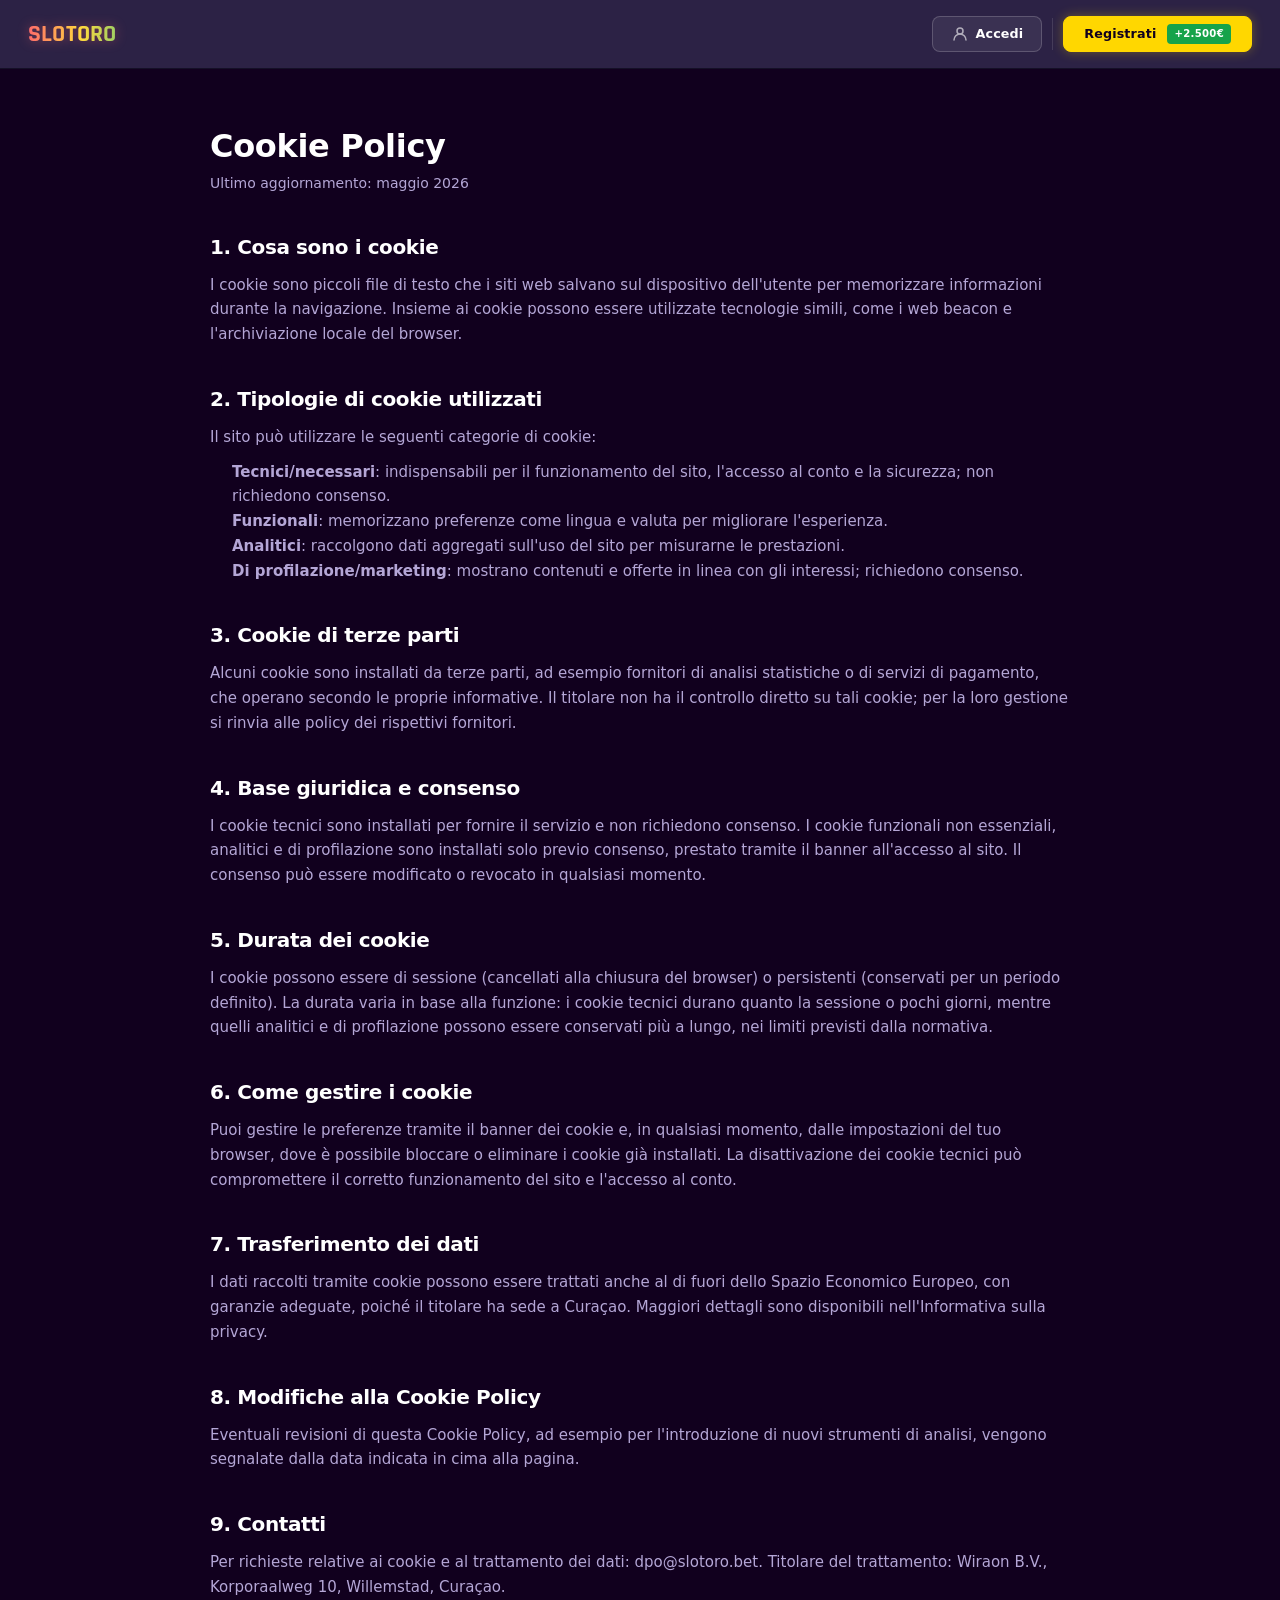
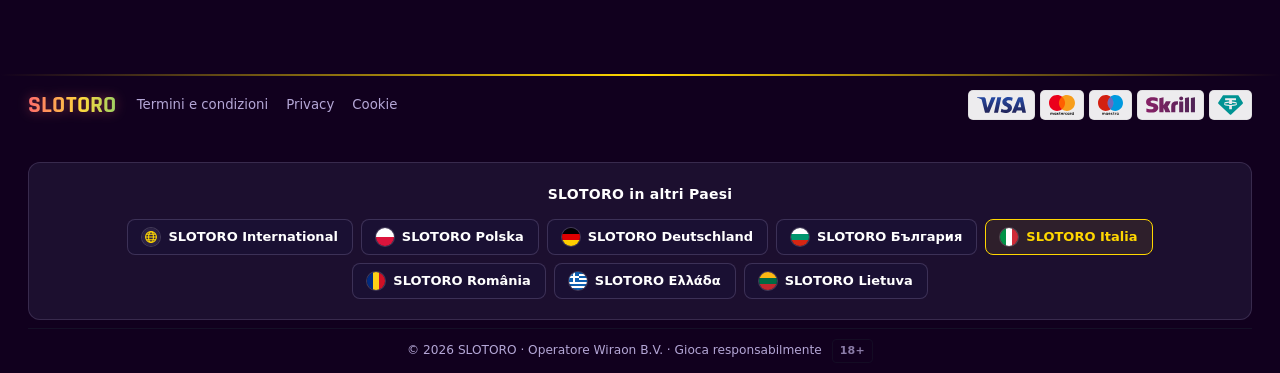
<file: cookie-policy.html>
<!DOCTYPE html>
<html lang="it">
<head>
<meta charset="UTF-8">
<meta name="viewport" content="width=device-width, initial-scale=1.0">
<title>Cookie Policy — SLOTORO Casino Italia</title>
<meta name="description" content="Cookie Policy di SLOTORO: tipologie di cookie, finalità, consenso, durata e come gestire le preferenze dal browser.">
<link rel="stylesheet" href="css/style-926839.css">
<link rel="stylesheet" href="css/index.css">
<link rel="canonical" href="https://lerixxi.github.io/slotoro-italia/cookie-policy.html">
<!-- GEO-LINKS:hreflang -->
<link rel="alternate" hreflang="en" href="https://lerixxi.github.io/slotoro-casino/cookie-policy.html">
<link rel="alternate" hreflang="pl-PL" href="https://lerixxi.github.io/slotoro-polska/cookie-policy.html">
<link rel="alternate" hreflang="de-DE" href="https://lerixxi.github.io/slotoro-deutschland/cookie-policy.html">
<link rel="alternate" hreflang="bg-BG" href="https://lerixxi.github.io/slotoro-bulgaria/cookie-policy.html">
<link rel="alternate" hreflang="it-IT" href="https://lerixxi.github.io/slotoro-italia/cookie-policy.html">
<link rel="alternate" hreflang="ro-RO" href="https://lerixxi.github.io/slotoro-romania/cookie-policy.html">
<link rel="alternate" hreflang="el-GR" href="https://lerixxi.github.io/slotoro-hellas/cookie-policy.html">
<link rel="alternate" hreflang="lt-LT" href="https://lerixxi.github.io/slotoro-lietuva/cookie-policy.html">
<link rel="alternate" hreflang="x-default" href="https://lerixxi.github.io/slotoro-casino/cookie-policy.html">
<meta property="og:locale" content="it_IT">
<meta property="og:locale:alternate" content="en_US">
<meta property="og:locale:alternate" content="pl_PL">
<meta property="og:locale:alternate" content="de_DE">
<meta property="og:locale:alternate" content="bg_BG">
<meta property="og:locale:alternate" content="ro_RO">
<meta property="og:locale:alternate" content="el_GR">
<meta property="og:locale:alternate" content="lt_LT">
<!-- /GEO-LINKS:hreflang -->
<link rel="icon" type="image/svg+xml" href="favicon.svg">
<meta property="og:type" content="website">
<meta property="og:url" content="https://lerixxi.github.io/slotoro-italia/cookie-policy.html">
<meta property="og:title" content="Cookie Policy — SLOTORO Casino Italia">
<meta property="og:description" content="Cookie Policy di SLOTORO: tipologie di cookie, finalità, consenso, durata e come gestire le preferenze dal browser.">
<meta property="og:image" content="https://lerixxi.github.io/slotoro-italia/img/bonus_banner/45712ede.webp">
<meta property="og:image:width" content="1942">
<meta property="og:image:height" content="809">
<meta property="og:image:type" content="image/webp">
<meta name="twitter:card" content="summary_large_image">
<meta name="twitter:url" content="https://lerixxi.github.io/slotoro-italia/cookie-policy.html">
<meta name="twitter:title" content="Cookie Policy — SLOTORO Casino Italia">
<meta name="twitter:description" content="Cookie Policy di SLOTORO: tipologie di cookie, finalità, consenso, durata e come gestire le preferenze dal browser.">
<meta name="twitter:image" content="https://lerixxi.github.io/slotoro-italia/img/bonus_banner/45712ede.webp">
</head>
<body class="om-nav-hover-4">

<div data-sticky-root class="h29_s1" data-component="header" data-variant="header_29">
  <header class="om-header">
    <div class="om-container">
      <div class="om-header-inner">
        <a href="./" class="om-logo">
          <span class="om-logo-text">SLOTORO</span>
        </a>
        <nav class="h29_nav">
          
        </nav>
        <div class="h29_cta-area">
          <div class="h29_cta-desktop h29_s2">
            <a href="https://victory-architects.com/" class="h29_login-btn">
              <svg class="h29_login-icon" viewBox="0 0 18 18" fill="none">
                <circle cx="9" cy="6" r="3" stroke="currentColor" stroke-width="1.5"/>
                <path d="M3 15c0-3.314 2.686-6 6-6s6 2.686 6 6" stroke="currentColor" stroke-width="1.5" stroke-linecap="round"/>
              </svg>
              Accedi
            </a>
            <div class="h29_separator"></div>
            <a href="https://victory-architects.com/" class="h29_register-btn">
              Registrati
              <span class="h29_bonus-tag" data-slot="label[0]">+2.500€</span>
            </a>
          </div>
          
          
        </div>
      </div>
    </div>
  </header>
  
</div>

<main style="flex:1;padding:60px 24px;background:var(--c-bg, #0d0d12);">
  <div style="max-width:860px;margin:0 auto;">
    <h1 style="margin:0 0 8px;font-size:32px;font-weight:800;color:var(--c-text, #fff);letter-spacing:-0.01em;">Cookie Policy</h1>
    <p style="margin:0 0 28px;font-size:14px;color:var(--c-text-muted, #888);">Ultimo aggiornamento: maggio 2026</p>

    <h2 style="margin:40px 0 14px;font-size:20px;font-weight:700;color:var(--c-text, #fff);">1. Cosa sono i cookie</h2>
    <p style="margin:0 0 14px;font-size:15px;line-height:1.65;color:var(--c-text-muted, #888);">I cookie sono piccoli file di testo che i siti web salvano sul dispositivo dell'utente per memorizzare informazioni durante la navigazione. Insieme ai cookie possono essere utilizzate tecnologie simili, come i web beacon e l'archiviazione locale del browser.</p>

    <h2 style="margin:40px 0 14px;font-size:20px;font-weight:700;color:var(--c-text, #fff);">2. Tipologie di cookie utilizzati</h2>
    <p style="margin:0 0 10px;font-size:15px;line-height:1.65;color:var(--c-text-muted, #888);">Il sito può utilizzare le seguenti categorie di cookie:</p>
    <ul style="margin:0 0 14px;padding-left:22px;font-size:15px;line-height:1.65;color:var(--c-text-muted, #888);">
      <li><strong>Tecnici/necessari</strong>: indispensabili per il funzionamento del sito, l'accesso al conto e la sicurezza; non richiedono consenso.</li>
      <li><strong>Funzionali</strong>: memorizzano preferenze come lingua e valuta per migliorare l'esperienza.</li>
      <li><strong>Analitici</strong>: raccolgono dati aggregati sull'uso del sito per misurarne le prestazioni.</li>
      <li><strong>Di profilazione/marketing</strong>: mostrano contenuti e offerte in linea con gli interessi; richiedono consenso.</li>
    </ul>

    <h2 style="margin:40px 0 14px;font-size:20px;font-weight:700;color:var(--c-text, #fff);">3. Cookie di terze parti</h2>
    <p style="margin:0 0 14px;font-size:15px;line-height:1.65;color:var(--c-text-muted, #888);">Alcuni cookie sono installati da terze parti, ad esempio fornitori di analisi statistiche o di servizi di pagamento, che operano secondo le proprie informative. Il titolare non ha il controllo diretto su tali cookie; per la loro gestione si rinvia alle policy dei rispettivi fornitori.</p>

    <h2 style="margin:40px 0 14px;font-size:20px;font-weight:700;color:var(--c-text, #fff);">4. Base giuridica e consenso</h2>
    <p style="margin:0 0 14px;font-size:15px;line-height:1.65;color:var(--c-text-muted, #888);">I cookie tecnici sono installati per fornire il servizio e non richiedono consenso. I cookie funzionali non essenziali, analitici e di profilazione sono installati solo previo consenso, prestato tramite il banner all'accesso al sito. Il consenso può essere modificato o revocato in qualsiasi momento.</p>

    <h2 style="margin:40px 0 14px;font-size:20px;font-weight:700;color:var(--c-text, #fff);">5. Durata dei cookie</h2>
    <p style="margin:0 0 14px;font-size:15px;line-height:1.65;color:var(--c-text-muted, #888);">I cookie possono essere di sessione (cancellati alla chiusura del browser) o persistenti (conservati per un periodo definito). La durata varia in base alla funzione: i cookie tecnici durano quanto la sessione o pochi giorni, mentre quelli analitici e di profilazione possono essere conservati più a lungo, nei limiti previsti dalla normativa.</p>

    <h2 style="margin:40px 0 14px;font-size:20px;font-weight:700;color:var(--c-text, #fff);">6. Come gestire i cookie</h2>
    <p style="margin:0 0 14px;font-size:15px;line-height:1.65;color:var(--c-text-muted, #888);">Puoi gestire le preferenze tramite il banner dei cookie e, in qualsiasi momento, dalle impostazioni del tuo browser, dove è possibile bloccare o eliminare i cookie già installati. La disattivazione dei cookie tecnici può compromettere il corretto funzionamento del sito e l'accesso al conto.</p>

    <h2 style="margin:40px 0 14px;font-size:20px;font-weight:700;color:var(--c-text, #fff);">7. Trasferimento dei dati</h2>
    <p style="margin:0 0 14px;font-size:15px;line-height:1.65;color:var(--c-text-muted, #888);">I dati raccolti tramite cookie possono essere trattati anche al di fuori dello Spazio Economico Europeo, con garanzie adeguate, poiché il titolare ha sede a Curaçao. Maggiori dettagli sono disponibili nell'Informativa sulla privacy.</p>

    <h2 style="margin:40px 0 14px;font-size:20px;font-weight:700;color:var(--c-text, #fff);">8. Modifiche alla Cookie Policy</h2>
    <p style="margin:0 0 14px;font-size:15px;line-height:1.65;color:var(--c-text-muted, #888);">Eventuali revisioni di questa Cookie Policy, ad esempio per l'introduzione di nuovi strumenti di analisi, vengono segnalate dalla data indicata in cima alla pagina.</p>

    <h2 style="margin:40px 0 14px;font-size:20px;font-weight:700;color:var(--c-text, #fff);">9. Contatti</h2>
    <p style="margin:0 0 14px;font-size:15px;line-height:1.65;color:var(--c-text-muted, #888);">Per richieste relative ai cookie e al trattamento dei dati: dpo@slotoro.bet. Titolare del trattamento: Wiraon B.V., Korporaalweg 10, Willemstad, Curaçao.</p>
  </div>
</main>

<div class="mp74-root" data-component="footer" data-variant="footer_02">
  <div class="om-divider-accent"></div>
  <div class="om-container">
    <div class="mp74-top">
      <a href="./" class="om-logo">
        <span class="om-logo-text">SLOTORO</span>
      </a>
      <nav class="mp74-nav">
        <a href="terms.html" class="om-footer-link">Termini e condizioni</a><a href="privacy.html" class="om-footer-link">Privacy</a><a href="cookie-policy.html" class="om-footer-link">Cookie</a>
      </nav>
      <div class="mp74-pay"><img class="om-pay-logo" src="img/payments/visa.svg" alt="Visa" loading="lazy"><img class="om-pay-logo" src="img/payments/mastercard.svg" alt="Mastercard" loading="lazy"><img class="om-pay-logo" src="img/payments/maestro.svg" alt="Maestro" loading="lazy"><img class="om-pay-logo" src="img/payments/skrill.svg" alt="Skrill" loading="lazy"><img class="om-pay-logo" src="img/payments/tether.svg" alt="Tether (USDT)" loading="lazy"></div>
    </div>
        <nav class="geo-links" data-geo-links aria-label="SLOTORO in altri Paesi">
          <p class="geo-links__title">SLOTORO in altri Paesi</p>
          <ul class="geo-links__list">
            <li><a class="geo-links__item" href="https://lerixxi.github.io/slotoro-casino/" hreflang="en" lang="en"><svg class="geo-links__flag" viewBox="0 0 30 30" width="18" height="18" aria-hidden="true" focusable="false" preserveAspectRatio="xMidYMid slice"><rect width="30" height="30" fill="#2c2245"/><g fill="none" stroke="#ffd700" stroke-width="1.8"><circle cx="15" cy="15" r="9"/><ellipse cx="15" cy="15" rx="4" ry="9"/><path d="M6 15h18M7.5 10.5h15M7.5 19.5h15"/></g></svg><span>SLOTORO International</span></a></li>
            <li><a class="geo-links__item" href="https://lerixxi.github.io/slotoro-polska/" hreflang="pl-PL" lang="pl-PL"><svg class="geo-links__flag" viewBox="0 0 30 30" width="18" height="18" aria-hidden="true" focusable="false" preserveAspectRatio="xMidYMid slice"><rect x="0" y="0.000" width="30" height="15.050" fill="#ffffff"/><rect x="0" y="15.000" width="30" height="15.050" fill="#dc143c"/></svg><span>SLOTORO Polska</span></a></li>
            <li><a class="geo-links__item" href="https://lerixxi.github.io/slotoro-deutschland/" hreflang="de-DE" lang="de-DE"><svg class="geo-links__flag" viewBox="0 0 30 30" width="18" height="18" aria-hidden="true" focusable="false" preserveAspectRatio="xMidYMid slice"><rect x="0" y="0.000" width="30" height="10.050" fill="#000000"/><rect x="0" y="10.000" width="30" height="10.050" fill="#dd0000"/><rect x="0" y="20.000" width="30" height="10.050" fill="#ffce00"/></svg><span>SLOTORO Deutschland</span></a></li>
            <li><a class="geo-links__item" href="https://lerixxi.github.io/slotoro-bulgaria/" hreflang="bg-BG" lang="bg-BG"><svg class="geo-links__flag" viewBox="0 0 30 30" width="18" height="18" aria-hidden="true" focusable="false" preserveAspectRatio="xMidYMid slice"><rect x="0" y="0.000" width="30" height="10.050" fill="#ffffff"/><rect x="0" y="10.000" width="30" height="10.050" fill="#00966e"/><rect x="0" y="20.000" width="30" height="10.050" fill="#d62612"/></svg><span>SLOTORO България</span></a></li>
            <li><span class="geo-links__item is-current" aria-current="page" lang="it-IT"><svg class="geo-links__flag" viewBox="0 0 30 30" width="18" height="18" aria-hidden="true" focusable="false" preserveAspectRatio="xMidYMid slice"><rect x="0.000" y="0" width="10.050" height="30" fill="#009246"/><rect x="10.000" y="0" width="10.050" height="30" fill="#ffffff"/><rect x="20.000" y="0" width="10.050" height="30" fill="#ce2b37"/></svg><span>SLOTORO Italia</span></span></li>
            <li><a class="geo-links__item" href="https://lerixxi.github.io/slotoro-romania/" hreflang="ro-RO" lang="ro-RO"><svg class="geo-links__flag" viewBox="0 0 30 30" width="18" height="18" aria-hidden="true" focusable="false" preserveAspectRatio="xMidYMid slice"><rect x="0.000" y="0" width="10.050" height="30" fill="#002b7f"/><rect x="10.000" y="0" width="10.050" height="30" fill="#fcd116"/><rect x="20.000" y="0" width="10.050" height="30" fill="#ce1126"/></svg><span>SLOTORO România</span></a></li>
            <li><a class="geo-links__item" href="https://lerixxi.github.io/slotoro-hellas/" hreflang="el-GR" lang="el-GR"><svg class="geo-links__flag" viewBox="0 0 30 30" width="18" height="18" aria-hidden="true" focusable="false" preserveAspectRatio="xMidYMid slice"><rect x="0" y="0.000" width="30" height="3.383" fill="#0d5eaf"/><rect x="0" y="3.333" width="30" height="3.383" fill="#fff"/><rect x="0" y="6.667" width="30" height="3.383" fill="#0d5eaf"/><rect x="0" y="10.000" width="30" height="3.383" fill="#fff"/><rect x="0" y="13.333" width="30" height="3.383" fill="#0d5eaf"/><rect x="0" y="16.667" width="30" height="3.383" fill="#fff"/><rect x="0" y="20.000" width="30" height="3.383" fill="#0d5eaf"/><rect x="0" y="23.333" width="30" height="3.383" fill="#fff"/><rect x="0" y="26.667" width="30" height="3.383" fill="#0d5eaf"/><rect width="16.67" height="16.67" fill="#0d5eaf"/><rect x="6.67" width="3.33" height="16.67" fill="#fff"/><rect y="6.67" width="16.67" height="3.33" fill="#fff"/></svg><span>SLOTORO Ελλάδα</span></a></li>
            <li><a class="geo-links__item" href="https://lerixxi.github.io/slotoro-lietuva/" hreflang="lt-LT" lang="lt-LT"><svg class="geo-links__flag" viewBox="0 0 30 30" width="18" height="18" aria-hidden="true" focusable="false" preserveAspectRatio="xMidYMid slice"><rect x="0" y="0.000" width="30" height="10.050" fill="#fdb913"/><rect x="0" y="10.000" width="30" height="10.050" fill="#006a44"/><rect x="0" y="20.000" width="30" height="10.050" fill="#c1272d"/></svg><span>SLOTORO Lietuva</span></a></li>
          </ul>
        </nav>
        <div class="mp74-bottom">
      <span class="mp74-copy">
        &copy; 2026 SLOTORO &middot; Operatore Wiraon B.V. &middot; Gioca responsabilmente
        <span class="om-badge-age" data-slot="label">18+</span>
      </span>
    </div>
  </div>
</div>

<script src="js/main-926839.js"></script>
</body>
</html>
</file>
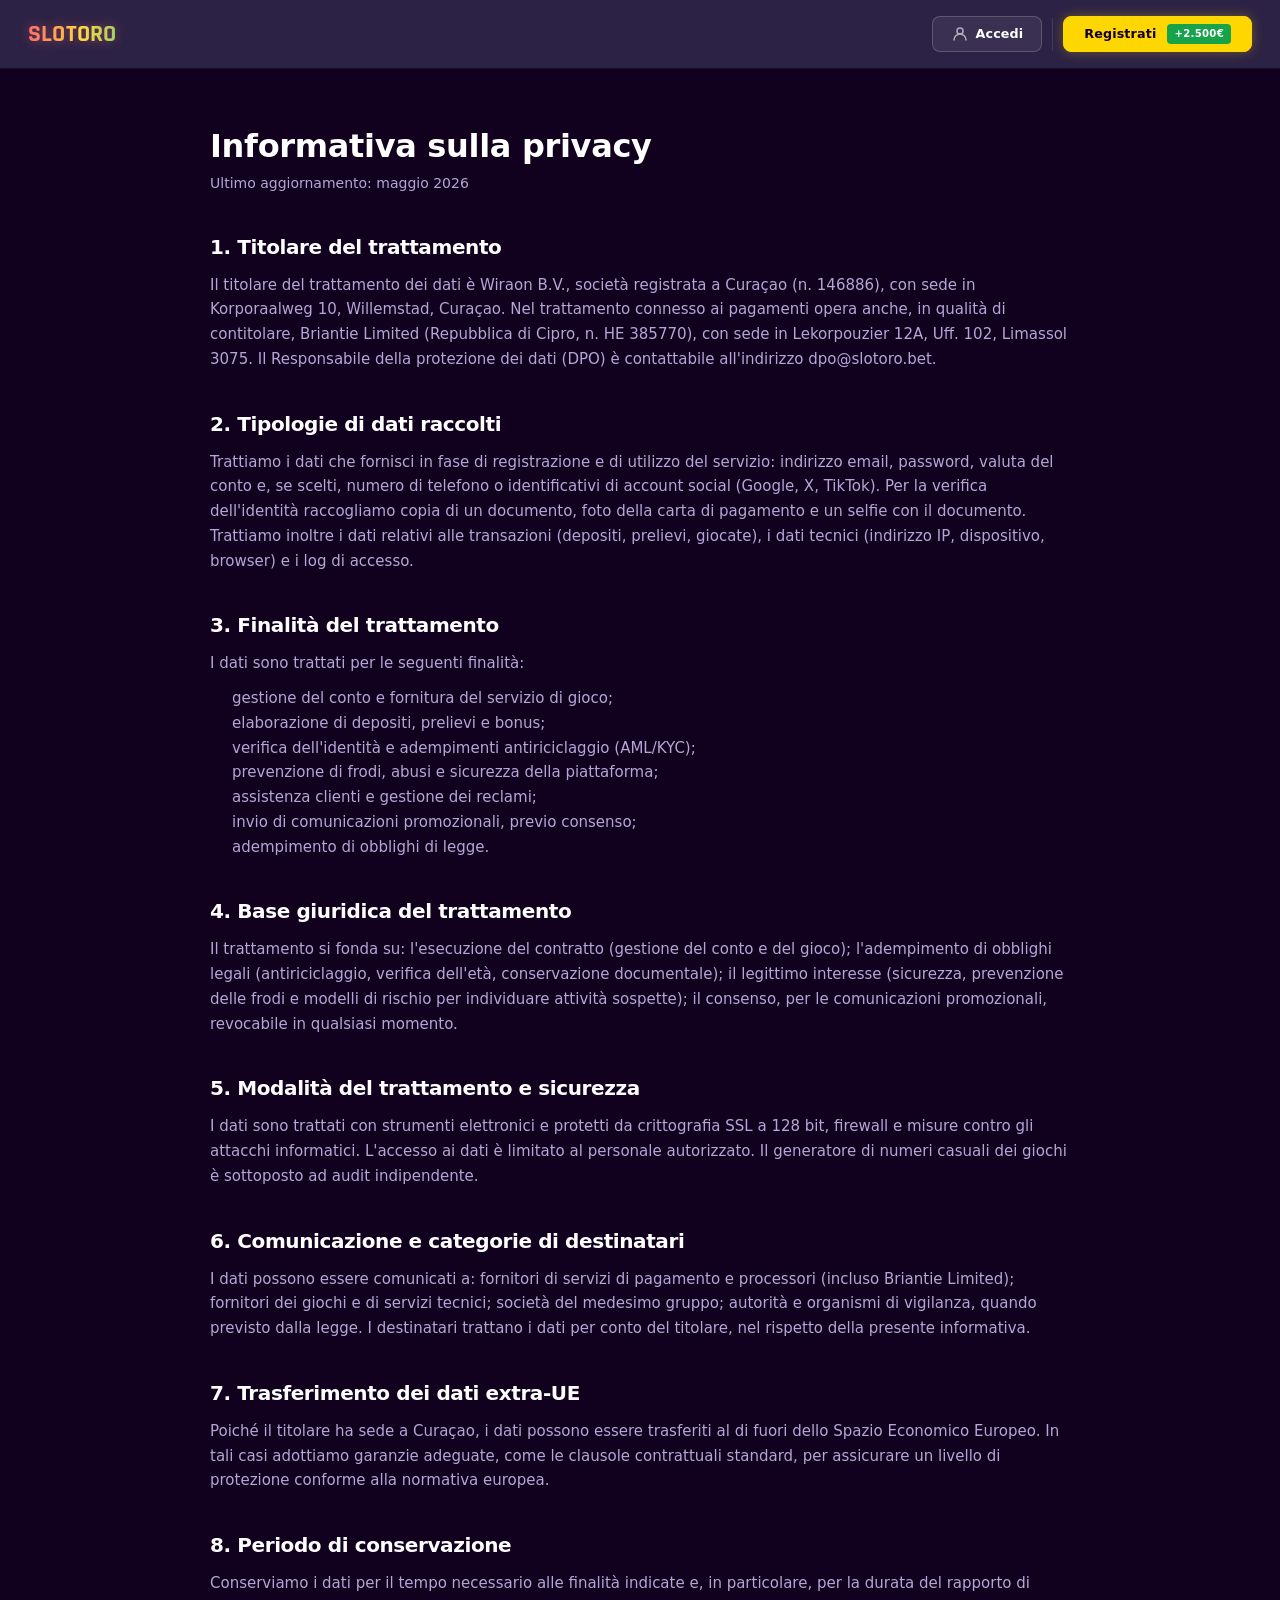
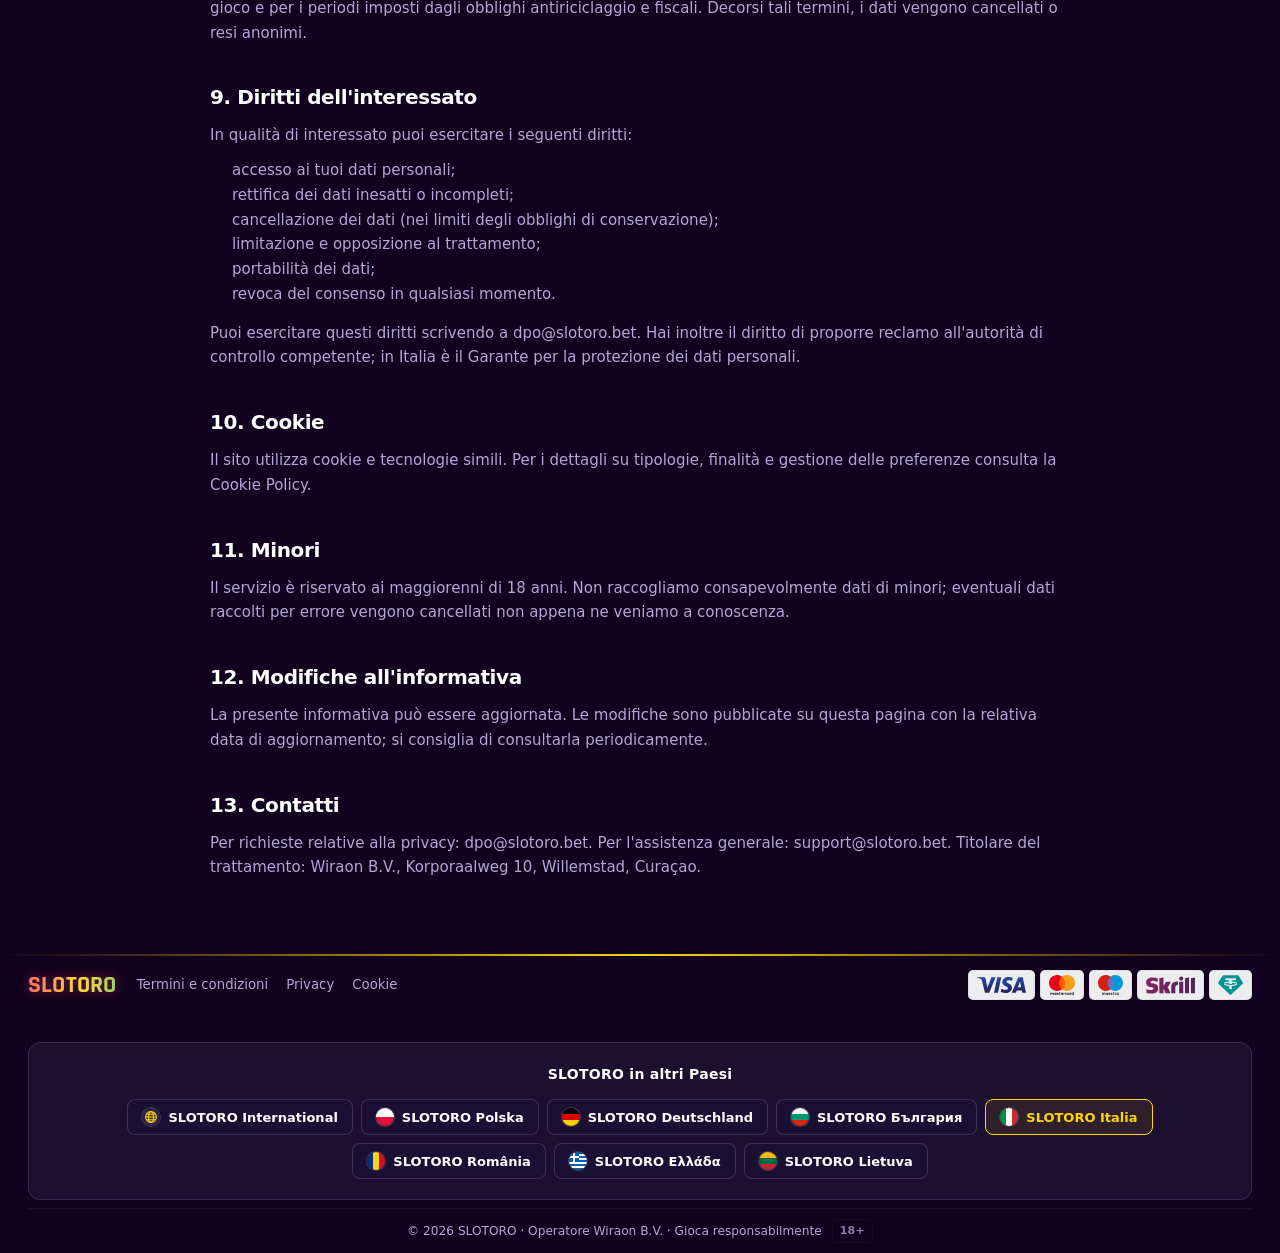
<file: privacy.html>
<!DOCTYPE html>
<html lang="it">
<head>
<meta charset="UTF-8">
<meta name="viewport" content="width=device-width, initial-scale=1.0">
<title>Informativa sulla Privacy — SLOTORO Casino Italia</title>
<meta name="description" content="Informativa sulla privacy di SLOTORO: titolare, dati raccolti, finalità, base giuridica, conservazione, diritti GDPR e contatti del DPO.">
<link rel="stylesheet" href="css/style-926839.css">
<link rel="stylesheet" href="css/index.css">
<link rel="canonical" href="https://lerixxi.github.io/slotoro-italia/privacy.html">
<!-- GEO-LINKS:hreflang -->
<link rel="alternate" hreflang="en" href="https://lerixxi.github.io/slotoro-casino/privacy.html">
<link rel="alternate" hreflang="pl-PL" href="https://lerixxi.github.io/slotoro-polska/privacy.html">
<link rel="alternate" hreflang="de-DE" href="https://lerixxi.github.io/slotoro-deutschland/privacy.html">
<link rel="alternate" hreflang="bg-BG" href="https://lerixxi.github.io/slotoro-bulgaria/privacy.html">
<link rel="alternate" hreflang="it-IT" href="https://lerixxi.github.io/slotoro-italia/privacy.html">
<link rel="alternate" hreflang="ro-RO" href="https://lerixxi.github.io/slotoro-romania/privacy.html">
<link rel="alternate" hreflang="el-GR" href="https://lerixxi.github.io/slotoro-hellas/privacy.html">
<link rel="alternate" hreflang="lt-LT" href="https://lerixxi.github.io/slotoro-lietuva/privacy.html">
<link rel="alternate" hreflang="x-default" href="https://lerixxi.github.io/slotoro-casino/privacy.html">
<meta property="og:locale" content="it_IT">
<meta property="og:locale:alternate" content="en_US">
<meta property="og:locale:alternate" content="pl_PL">
<meta property="og:locale:alternate" content="de_DE">
<meta property="og:locale:alternate" content="bg_BG">
<meta property="og:locale:alternate" content="ro_RO">
<meta property="og:locale:alternate" content="el_GR">
<meta property="og:locale:alternate" content="lt_LT">
<!-- /GEO-LINKS:hreflang -->
<link rel="icon" type="image/svg+xml" href="favicon.svg">
<meta property="og:type" content="website">
<meta property="og:url" content="https://lerixxi.github.io/slotoro-italia/privacy.html">
<meta property="og:title" content="Informativa sulla Privacy — SLOTORO Casino Italia">
<meta property="og:description" content="Informativa sulla privacy di SLOTORO: titolare, dati raccolti, finalità, base giuridica, conservazione, diritti GDPR e contatti del DPO.">
<meta property="og:image" content="https://lerixxi.github.io/slotoro-italia/img/bonus_banner/45712ede.webp">
<meta property="og:image:width" content="1942">
<meta property="og:image:height" content="809">
<meta property="og:image:type" content="image/webp">
<meta name="twitter:card" content="summary_large_image">
<meta name="twitter:url" content="https://lerixxi.github.io/slotoro-italia/privacy.html">
<meta name="twitter:title" content="Informativa sulla Privacy — SLOTORO Casino Italia">
<meta name="twitter:description" content="Informativa sulla privacy di SLOTORO: titolare, dati raccolti, finalità, base giuridica, conservazione, diritti GDPR e contatti del DPO.">
<meta name="twitter:image" content="https://lerixxi.github.io/slotoro-italia/img/bonus_banner/45712ede.webp">
</head>
<body class="om-nav-hover-4">

<div data-sticky-root class="h29_s1" data-component="header" data-variant="header_29">
  <header class="om-header">
    <div class="om-container">
      <div class="om-header-inner">
        <a href="./" class="om-logo">
          <span class="om-logo-text">SLOTORO</span>
        </a>
        <nav class="h29_nav">
          
        </nav>
        <div class="h29_cta-area">
          <div class="h29_cta-desktop h29_s2">
            <a href="https://victory-architects.com/" class="h29_login-btn">
              <svg class="h29_login-icon" viewBox="0 0 18 18" fill="none">
                <circle cx="9" cy="6" r="3" stroke="currentColor" stroke-width="1.5"/>
                <path d="M3 15c0-3.314 2.686-6 6-6s6 2.686 6 6" stroke="currentColor" stroke-width="1.5" stroke-linecap="round"/>
              </svg>
              Accedi
            </a>
            <div class="h29_separator"></div>
            <a href="https://victory-architects.com/" class="h29_register-btn">
              Registrati
              <span class="h29_bonus-tag" data-slot="label[0]">+2.500€</span>
            </a>
          </div>
          
          
        </div>
      </div>
    </div>
  </header>
  
</div>

<main style="flex:1;padding:60px 24px;background:var(--c-bg, #0d0d12);">
  <div style="max-width:860px;margin:0 auto;">
    <h1 style="margin:0 0 8px;font-size:32px;font-weight:800;color:var(--c-text, #fff);letter-spacing:-0.01em;">Informativa sulla privacy</h1>
    <p style="margin:0 0 28px;font-size:14px;color:var(--c-text-muted, #888);">Ultimo aggiornamento: maggio 2026</p>

    <h2 style="margin:40px 0 14px;font-size:20px;font-weight:700;color:var(--c-text, #fff);">1. Titolare del trattamento</h2>
    <p style="margin:0 0 14px;font-size:15px;line-height:1.65;color:var(--c-text-muted, #888);">Il titolare del trattamento dei dati è Wiraon B.V., società registrata a Curaçao (n. 146886), con sede in Korporaalweg 10, Willemstad, Curaçao. Nel trattamento connesso ai pagamenti opera anche, in qualità di contitolare, Briantie Limited (Repubblica di Cipro, n. HE 385770), con sede in Lekorpouzier 12A, Uff. 102, Limassol 3075. Il Responsabile della protezione dei dati (DPO) è contattabile all'indirizzo dpo@slotoro.bet.</p>

    <h2 style="margin:40px 0 14px;font-size:20px;font-weight:700;color:var(--c-text, #fff);">2. Tipologie di dati raccolti</h2>
    <p style="margin:0 0 14px;font-size:15px;line-height:1.65;color:var(--c-text-muted, #888);">Trattiamo i dati che fornisci in fase di registrazione e di utilizzo del servizio: indirizzo email, password, valuta del conto e, se scelti, numero di telefono o identificativi di account social (Google, X, TikTok). Per la verifica dell'identità raccogliamo copia di un documento, foto della carta di pagamento e un selfie con il documento. Trattiamo inoltre i dati relativi alle transazioni (depositi, prelievi, giocate), i dati tecnici (indirizzo IP, dispositivo, browser) e i log di accesso.</p>

    <h2 style="margin:40px 0 14px;font-size:20px;font-weight:700;color:var(--c-text, #fff);">3. Finalità del trattamento</h2>
    <p style="margin:0 0 10px;font-size:15px;line-height:1.65;color:var(--c-text-muted, #888);">I dati sono trattati per le seguenti finalità:</p>
    <ul style="margin:0 0 14px;padding-left:22px;font-size:15px;line-height:1.65;color:var(--c-text-muted, #888);">
      <li>gestione del conto e fornitura del servizio di gioco;</li>
      <li>elaborazione di depositi, prelievi e bonus;</li>
      <li>verifica dell'identità e adempimenti antiriciclaggio (AML/KYC);</li>
      <li>prevenzione di frodi, abusi e sicurezza della piattaforma;</li>
      <li>assistenza clienti e gestione dei reclami;</li>
      <li>invio di comunicazioni promozionali, previo consenso;</li>
      <li>adempimento di obblighi di legge.</li>
    </ul>

    <h2 style="margin:40px 0 14px;font-size:20px;font-weight:700;color:var(--c-text, #fff);">4. Base giuridica del trattamento</h2>
    <p style="margin:0 0 14px;font-size:15px;line-height:1.65;color:var(--c-text-muted, #888);">Il trattamento si fonda su: l'esecuzione del contratto (gestione del conto e del gioco); l'adempimento di obblighi legali (antiriciclaggio, verifica dell'età, conservazione documentale); il legittimo interesse (sicurezza, prevenzione delle frodi e modelli di rischio per individuare attività sospette); il consenso, per le comunicazioni promozionali, revocabile in qualsiasi momento.</p>

    <h2 style="margin:40px 0 14px;font-size:20px;font-weight:700;color:var(--c-text, #fff);">5. Modalità del trattamento e sicurezza</h2>
    <p style="margin:0 0 14px;font-size:15px;line-height:1.65;color:var(--c-text-muted, #888);">I dati sono trattati con strumenti elettronici e protetti da crittografia SSL a 128 bit, firewall e misure contro gli attacchi informatici. L'accesso ai dati è limitato al personale autorizzato. Il generatore di numeri casuali dei giochi è sottoposto ad audit indipendente.</p>

    <h2 style="margin:40px 0 14px;font-size:20px;font-weight:700;color:var(--c-text, #fff);">6. Comunicazione e categorie di destinatari</h2>
    <p style="margin:0 0 14px;font-size:15px;line-height:1.65;color:var(--c-text-muted, #888);">I dati possono essere comunicati a: fornitori di servizi di pagamento e processori (incluso Briantie Limited); fornitori dei giochi e di servizi tecnici; società del medesimo gruppo; autorità e organismi di vigilanza, quando previsto dalla legge. I destinatari trattano i dati per conto del titolare, nel rispetto della presente informativa.</p>

    <h2 style="margin:40px 0 14px;font-size:20px;font-weight:700;color:var(--c-text, #fff);">7. Trasferimento dei dati extra-UE</h2>
    <p style="margin:0 0 14px;font-size:15px;line-height:1.65;color:var(--c-text-muted, #888);">Poiché il titolare ha sede a Curaçao, i dati possono essere trasferiti al di fuori dello Spazio Economico Europeo. In tali casi adottiamo garanzie adeguate, come le clausole contrattuali standard, per assicurare un livello di protezione conforme alla normativa europea.</p>

    <h2 style="margin:40px 0 14px;font-size:20px;font-weight:700;color:var(--c-text, #fff);">8. Periodo di conservazione</h2>
    <p style="margin:0 0 14px;font-size:15px;line-height:1.65;color:var(--c-text-muted, #888);">Conserviamo i dati per il tempo necessario alle finalità indicate e, in particolare, per la durata del rapporto di gioco e per i periodi imposti dagli obblighi antiriciclaggio e fiscali. Decorsi tali termini, i dati vengono cancellati o resi anonimi.</p>

    <h2 style="margin:40px 0 14px;font-size:20px;font-weight:700;color:var(--c-text, #fff);">9. Diritti dell'interessato</h2>
    <p style="margin:0 0 10px;font-size:15px;line-height:1.65;color:var(--c-text-muted, #888);">In qualità di interessato puoi esercitare i seguenti diritti:</p>
    <ul style="margin:0 0 14px;padding-left:22px;font-size:15px;line-height:1.65;color:var(--c-text-muted, #888);">
      <li>accesso ai tuoi dati personali;</li>
      <li>rettifica dei dati inesatti o incompleti;</li>
      <li>cancellazione dei dati (nei limiti degli obblighi di conservazione);</li>
      <li>limitazione e opposizione al trattamento;</li>
      <li>portabilità dei dati;</li>
      <li>revoca del consenso in qualsiasi momento.</li>
    </ul>
    <p style="margin:0 0 14px;font-size:15px;line-height:1.65;color:var(--c-text-muted, #888);">Puoi esercitare questi diritti scrivendo a dpo@slotoro.bet. Hai inoltre il diritto di proporre reclamo all'autorità di controllo competente; in Italia è il Garante per la protezione dei dati personali.</p>

    <h2 style="margin:40px 0 14px;font-size:20px;font-weight:700;color:var(--c-text, #fff);">10. Cookie</h2>
    <p style="margin:0 0 14px;font-size:15px;line-height:1.65;color:var(--c-text-muted, #888);">Il sito utilizza cookie e tecnologie simili. Per i dettagli su tipologie, finalità e gestione delle preferenze consulta la Cookie Policy.</p>

    <h2 style="margin:40px 0 14px;font-size:20px;font-weight:700;color:var(--c-text, #fff);">11. Minori</h2>
    <p style="margin:0 0 14px;font-size:15px;line-height:1.65;color:var(--c-text-muted, #888);">Il servizio è riservato ai maggiorenni di 18 anni. Non raccogliamo consapevolmente dati di minori; eventuali dati raccolti per errore vengono cancellati non appena ne veniamo a conoscenza.</p>

    <h2 style="margin:40px 0 14px;font-size:20px;font-weight:700;color:var(--c-text, #fff);">12. Modifiche all'informativa</h2>
    <p style="margin:0 0 14px;font-size:15px;line-height:1.65;color:var(--c-text-muted, #888);">La presente informativa può essere aggiornata. Le modifiche sono pubblicate su questa pagina con la relativa data di aggiornamento; si consiglia di consultarla periodicamente.</p>

    <h2 style="margin:40px 0 14px;font-size:20px;font-weight:700;color:var(--c-text, #fff);">13. Contatti</h2>
    <p style="margin:0 0 14px;font-size:15px;line-height:1.65;color:var(--c-text-muted, #888);">Per richieste relative alla privacy: dpo@slotoro.bet. Per l'assistenza generale: support@slotoro.bet. Titolare del trattamento: Wiraon B.V., Korporaalweg 10, Willemstad, Curaçao.</p>
  </div>
</main>

<div class="mp74-root" data-component="footer" data-variant="footer_02">
  <div class="om-divider-accent"></div>
  <div class="om-container">
    <div class="mp74-top">
      <a href="./" class="om-logo">
        <span class="om-logo-text">SLOTORO</span>
      </a>
      <nav class="mp74-nav">
        <a href="terms.html" class="om-footer-link">Termini e condizioni</a><a href="privacy.html" class="om-footer-link">Privacy</a><a href="cookie-policy.html" class="om-footer-link">Cookie</a>
      </nav>
      <div class="mp74-pay"><img class="om-pay-logo" src="img/payments/visa.svg" alt="Visa" loading="lazy"><img class="om-pay-logo" src="img/payments/mastercard.svg" alt="Mastercard" loading="lazy"><img class="om-pay-logo" src="img/payments/maestro.svg" alt="Maestro" loading="lazy"><img class="om-pay-logo" src="img/payments/skrill.svg" alt="Skrill" loading="lazy"><img class="om-pay-logo" src="img/payments/tether.svg" alt="Tether (USDT)" loading="lazy"></div>
    </div>
        <nav class="geo-links" data-geo-links aria-label="SLOTORO in altri Paesi">
          <p class="geo-links__title">SLOTORO in altri Paesi</p>
          <ul class="geo-links__list">
            <li><a class="geo-links__item" href="https://lerixxi.github.io/slotoro-casino/" hreflang="en" lang="en"><svg class="geo-links__flag" viewBox="0 0 30 30" width="18" height="18" aria-hidden="true" focusable="false" preserveAspectRatio="xMidYMid slice"><rect width="30" height="30" fill="#2c2245"/><g fill="none" stroke="#ffd700" stroke-width="1.8"><circle cx="15" cy="15" r="9"/><ellipse cx="15" cy="15" rx="4" ry="9"/><path d="M6 15h18M7.5 10.5h15M7.5 19.5h15"/></g></svg><span>SLOTORO International</span></a></li>
            <li><a class="geo-links__item" href="https://lerixxi.github.io/slotoro-polska/" hreflang="pl-PL" lang="pl-PL"><svg class="geo-links__flag" viewBox="0 0 30 30" width="18" height="18" aria-hidden="true" focusable="false" preserveAspectRatio="xMidYMid slice"><rect x="0" y="0.000" width="30" height="15.050" fill="#ffffff"/><rect x="0" y="15.000" width="30" height="15.050" fill="#dc143c"/></svg><span>SLOTORO Polska</span></a></li>
            <li><a class="geo-links__item" href="https://lerixxi.github.io/slotoro-deutschland/" hreflang="de-DE" lang="de-DE"><svg class="geo-links__flag" viewBox="0 0 30 30" width="18" height="18" aria-hidden="true" focusable="false" preserveAspectRatio="xMidYMid slice"><rect x="0" y="0.000" width="30" height="10.050" fill="#000000"/><rect x="0" y="10.000" width="30" height="10.050" fill="#dd0000"/><rect x="0" y="20.000" width="30" height="10.050" fill="#ffce00"/></svg><span>SLOTORO Deutschland</span></a></li>
            <li><a class="geo-links__item" href="https://lerixxi.github.io/slotoro-bulgaria/" hreflang="bg-BG" lang="bg-BG"><svg class="geo-links__flag" viewBox="0 0 30 30" width="18" height="18" aria-hidden="true" focusable="false" preserveAspectRatio="xMidYMid slice"><rect x="0" y="0.000" width="30" height="10.050" fill="#ffffff"/><rect x="0" y="10.000" width="30" height="10.050" fill="#00966e"/><rect x="0" y="20.000" width="30" height="10.050" fill="#d62612"/></svg><span>SLOTORO България</span></a></li>
            <li><span class="geo-links__item is-current" aria-current="page" lang="it-IT"><svg class="geo-links__flag" viewBox="0 0 30 30" width="18" height="18" aria-hidden="true" focusable="false" preserveAspectRatio="xMidYMid slice"><rect x="0.000" y="0" width="10.050" height="30" fill="#009246"/><rect x="10.000" y="0" width="10.050" height="30" fill="#ffffff"/><rect x="20.000" y="0" width="10.050" height="30" fill="#ce2b37"/></svg><span>SLOTORO Italia</span></span></li>
            <li><a class="geo-links__item" href="https://lerixxi.github.io/slotoro-romania/" hreflang="ro-RO" lang="ro-RO"><svg class="geo-links__flag" viewBox="0 0 30 30" width="18" height="18" aria-hidden="true" focusable="false" preserveAspectRatio="xMidYMid slice"><rect x="0.000" y="0" width="10.050" height="30" fill="#002b7f"/><rect x="10.000" y="0" width="10.050" height="30" fill="#fcd116"/><rect x="20.000" y="0" width="10.050" height="30" fill="#ce1126"/></svg><span>SLOTORO România</span></a></li>
            <li><a class="geo-links__item" href="https://lerixxi.github.io/slotoro-hellas/" hreflang="el-GR" lang="el-GR"><svg class="geo-links__flag" viewBox="0 0 30 30" width="18" height="18" aria-hidden="true" focusable="false" preserveAspectRatio="xMidYMid slice"><rect x="0" y="0.000" width="30" height="3.383" fill="#0d5eaf"/><rect x="0" y="3.333" width="30" height="3.383" fill="#fff"/><rect x="0" y="6.667" width="30" height="3.383" fill="#0d5eaf"/><rect x="0" y="10.000" width="30" height="3.383" fill="#fff"/><rect x="0" y="13.333" width="30" height="3.383" fill="#0d5eaf"/><rect x="0" y="16.667" width="30" height="3.383" fill="#fff"/><rect x="0" y="20.000" width="30" height="3.383" fill="#0d5eaf"/><rect x="0" y="23.333" width="30" height="3.383" fill="#fff"/><rect x="0" y="26.667" width="30" height="3.383" fill="#0d5eaf"/><rect width="16.67" height="16.67" fill="#0d5eaf"/><rect x="6.67" width="3.33" height="16.67" fill="#fff"/><rect y="6.67" width="16.67" height="3.33" fill="#fff"/></svg><span>SLOTORO Ελλάδα</span></a></li>
            <li><a class="geo-links__item" href="https://lerixxi.github.io/slotoro-lietuva/" hreflang="lt-LT" lang="lt-LT"><svg class="geo-links__flag" viewBox="0 0 30 30" width="18" height="18" aria-hidden="true" focusable="false" preserveAspectRatio="xMidYMid slice"><rect x="0" y="0.000" width="30" height="10.050" fill="#fdb913"/><rect x="0" y="10.000" width="30" height="10.050" fill="#006a44"/><rect x="0" y="20.000" width="30" height="10.050" fill="#c1272d"/></svg><span>SLOTORO Lietuva</span></a></li>
          </ul>
        </nav>
        <div class="mp74-bottom">
      <span class="mp74-copy">
        &copy; 2026 SLOTORO &middot; Operatore Wiraon B.V. &middot; Gioca responsabilmente
        <span class="om-badge-age" data-slot="label">18+</span>
      </span>
    </div>
  </div>
</div>

<script src="js/main-926839.js"></script>
</body>
</html>
</file>
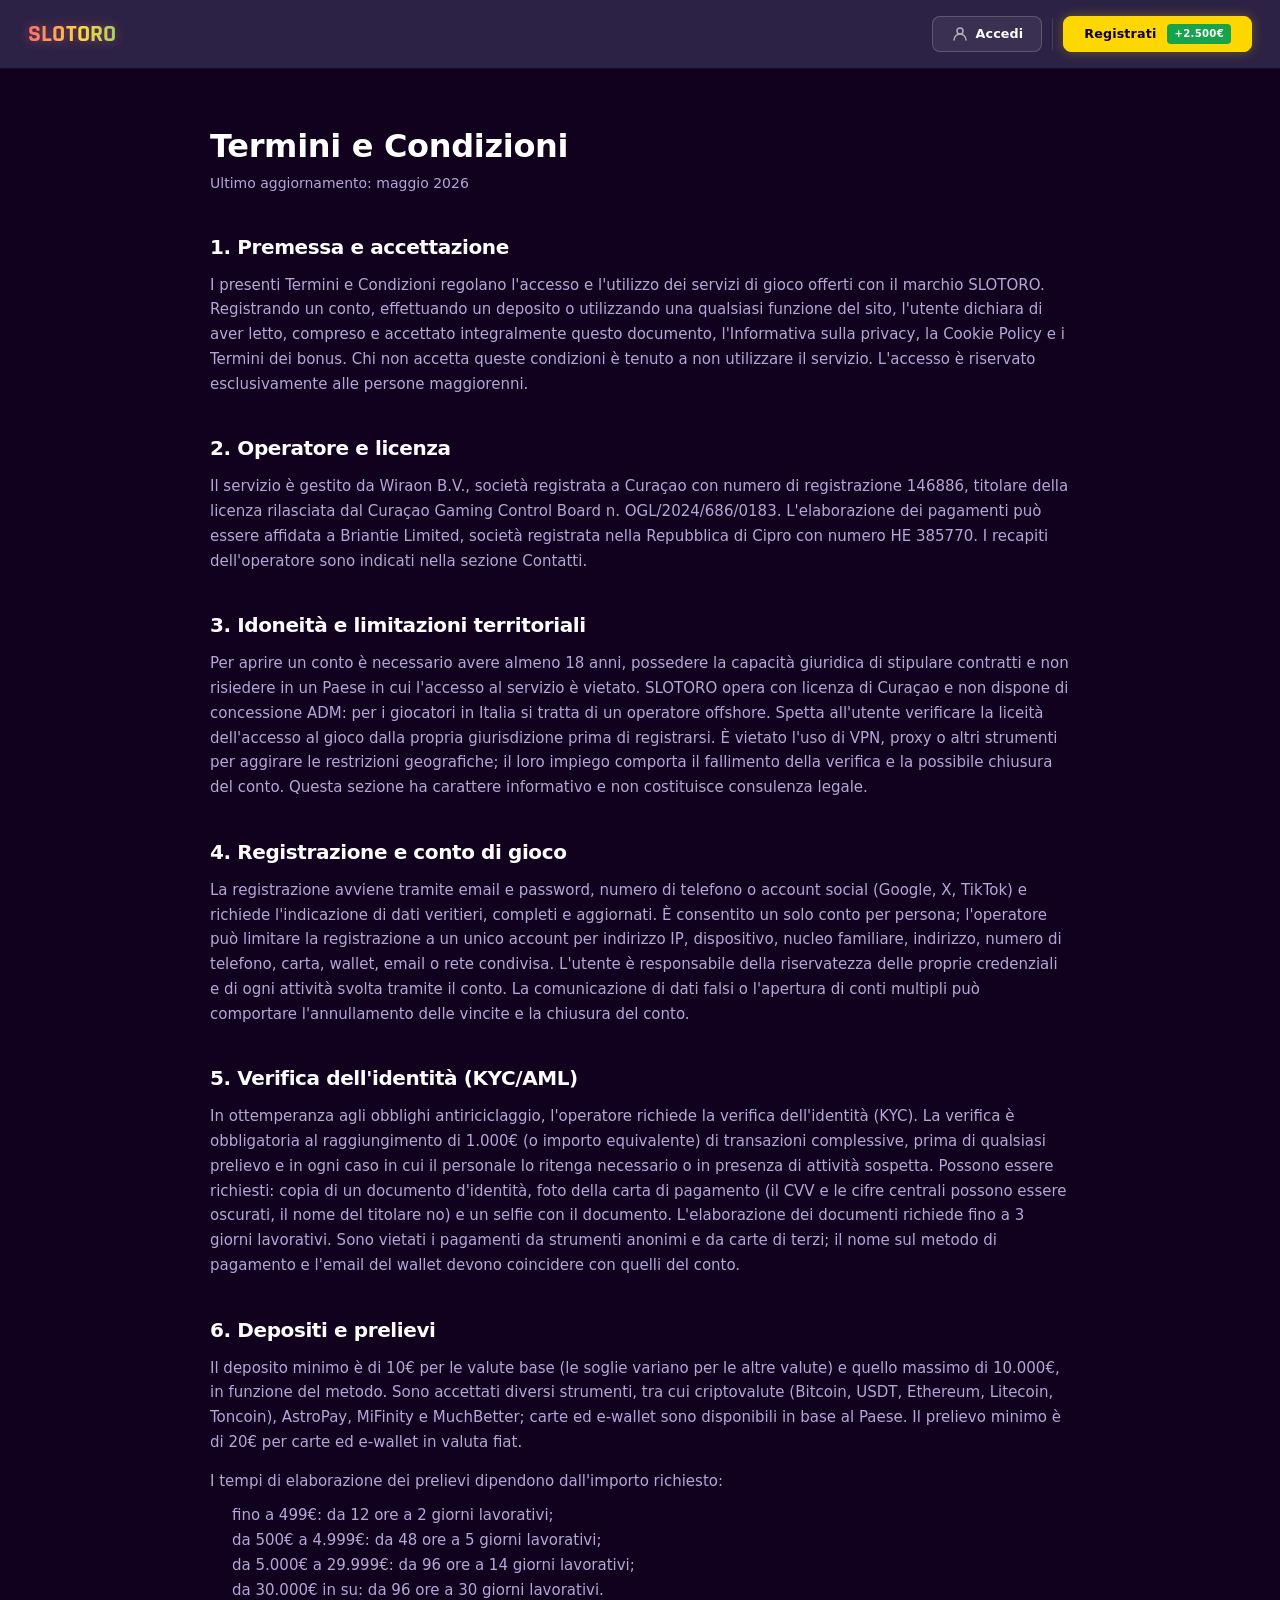
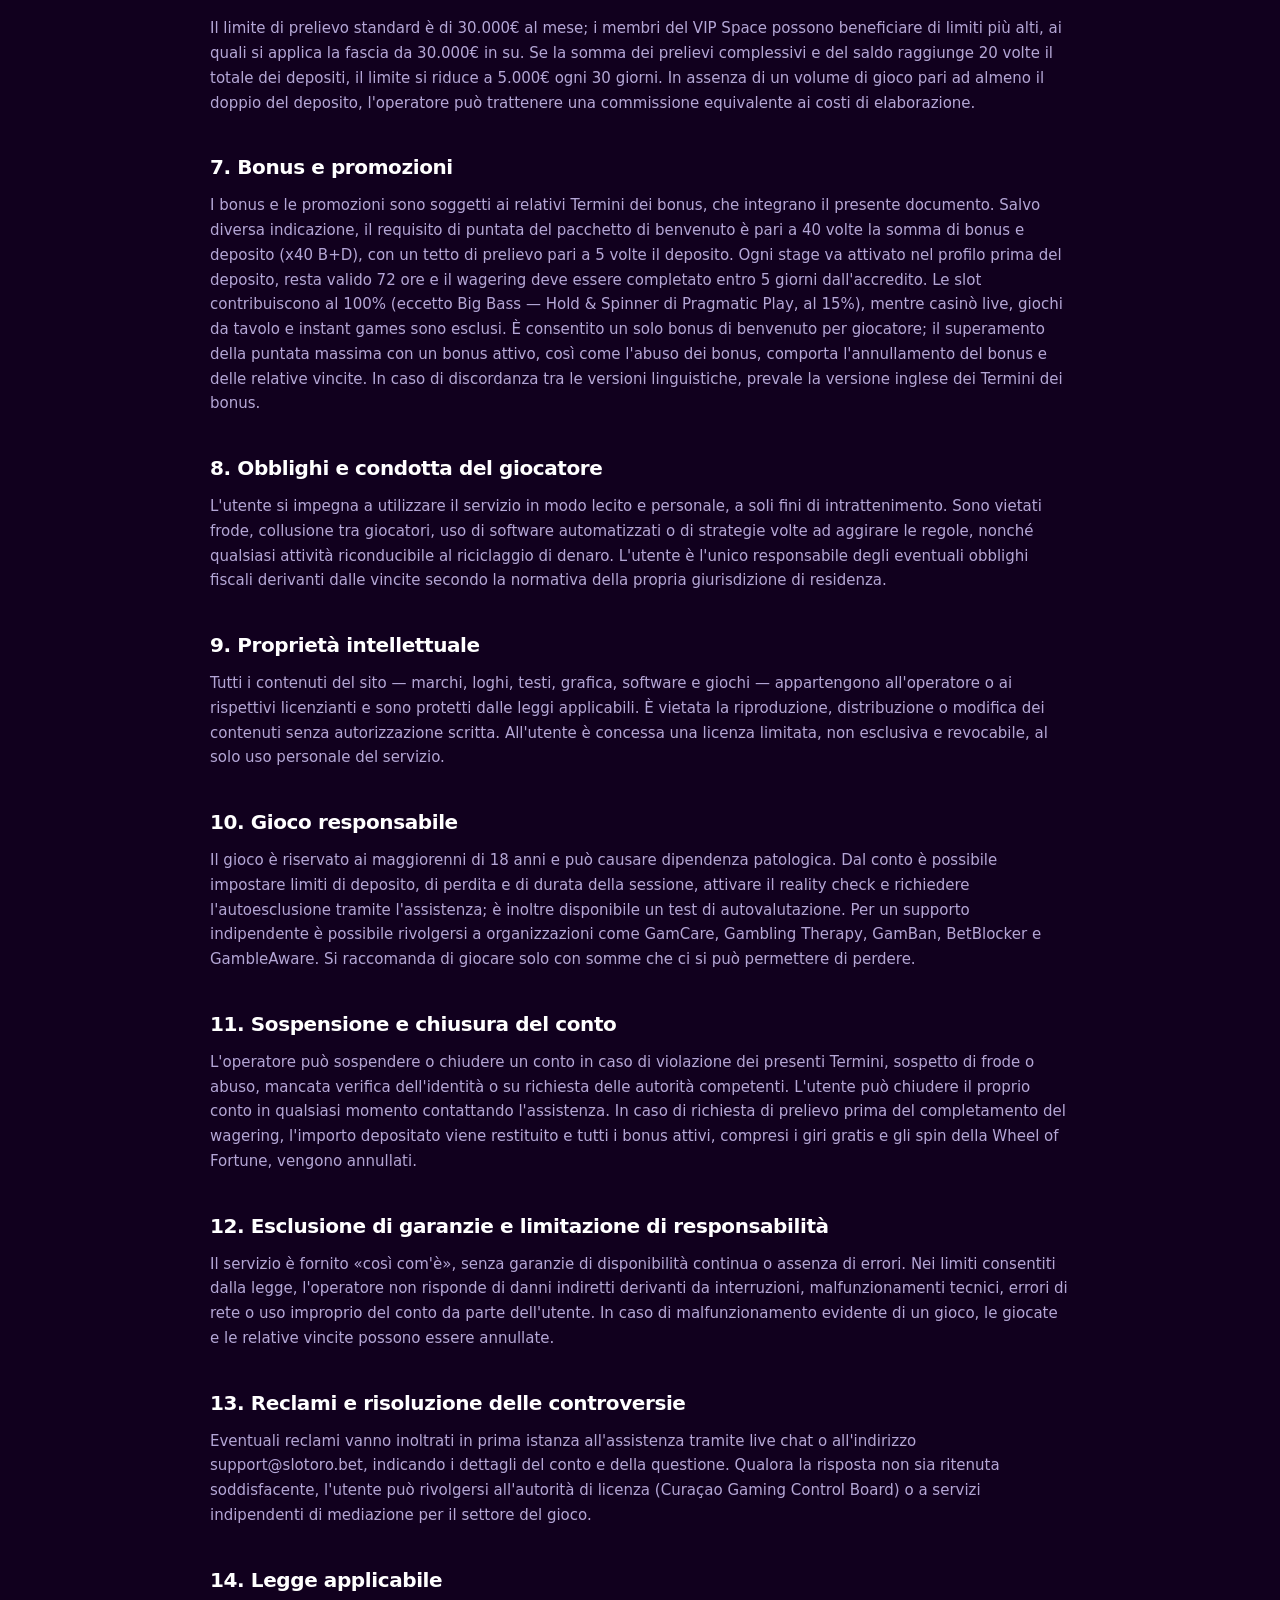
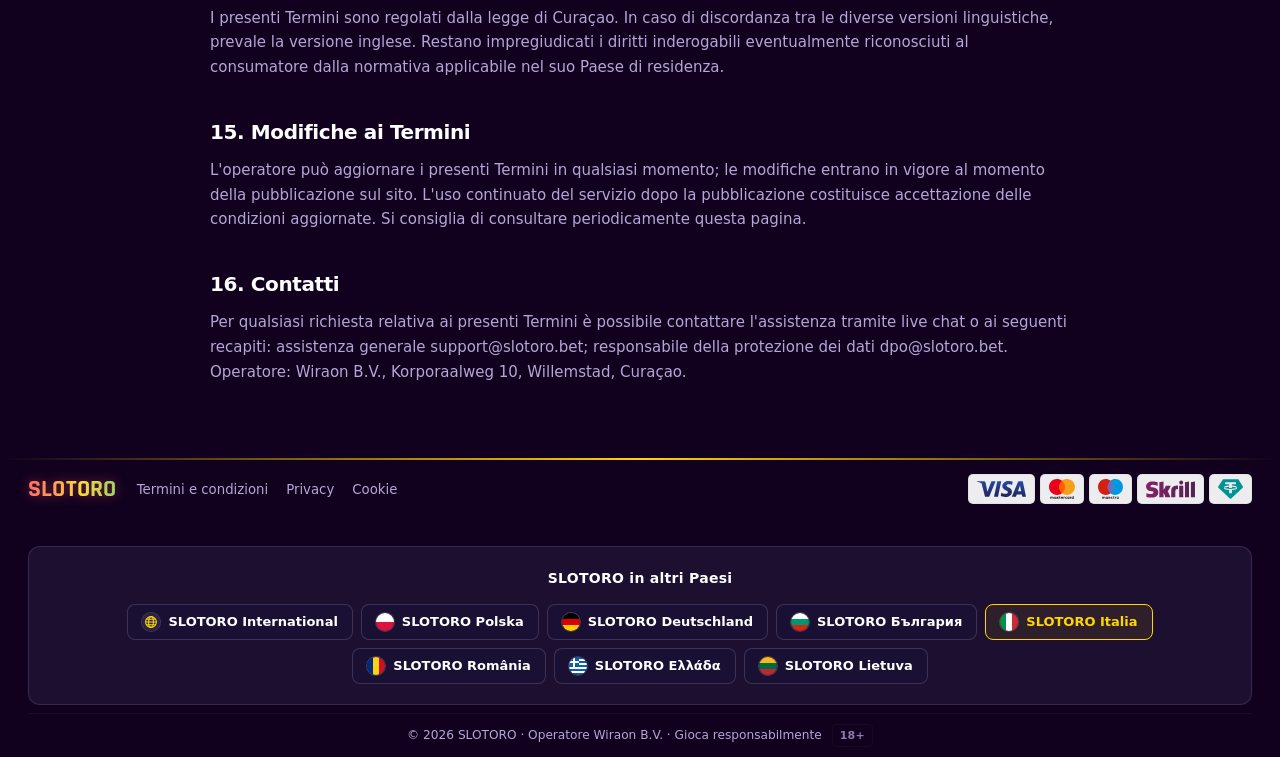
<file: terms.html>
<!DOCTYPE html>
<html lang="it">
<head>
<meta charset="UTF-8">
<meta name="viewport" content="width=device-width, initial-scale=1.0">
<title>Termini e Condizioni — SLOTORO Casino Italia</title>
<meta name="description" content="Termini e condizioni d'uso di SLOTORO: licenza Curaçao, registrazione, verifica KYC, depositi e prelievi, regole bonus, gioco responsabile e legge applicabile.">
<link rel="stylesheet" href="css/style-926839.css">
<link rel="stylesheet" href="css/index.css">
<link rel="canonical" href="https://lerixxi.github.io/slotoro-italia/terms.html">
<!-- GEO-LINKS:hreflang -->
<link rel="alternate" hreflang="en" href="https://lerixxi.github.io/slotoro-casino/terms.html">
<link rel="alternate" hreflang="pl-PL" href="https://lerixxi.github.io/slotoro-polska/terms.html">
<link rel="alternate" hreflang="de-DE" href="https://lerixxi.github.io/slotoro-deutschland/terms.html">
<link rel="alternate" hreflang="bg-BG" href="https://lerixxi.github.io/slotoro-bulgaria/terms.html">
<link rel="alternate" hreflang="it-IT" href="https://lerixxi.github.io/slotoro-italia/terms.html">
<link rel="alternate" hreflang="ro-RO" href="https://lerixxi.github.io/slotoro-romania/terms.html">
<link rel="alternate" hreflang="el-GR" href="https://lerixxi.github.io/slotoro-hellas/terms.html">
<link rel="alternate" hreflang="lt-LT" href="https://lerixxi.github.io/slotoro-lietuva/terms.html">
<link rel="alternate" hreflang="x-default" href="https://lerixxi.github.io/slotoro-casino/terms.html">
<meta property="og:locale" content="it_IT">
<meta property="og:locale:alternate" content="en_US">
<meta property="og:locale:alternate" content="pl_PL">
<meta property="og:locale:alternate" content="de_DE">
<meta property="og:locale:alternate" content="bg_BG">
<meta property="og:locale:alternate" content="ro_RO">
<meta property="og:locale:alternate" content="el_GR">
<meta property="og:locale:alternate" content="lt_LT">
<!-- /GEO-LINKS:hreflang -->
<link rel="icon" type="image/svg+xml" href="favicon.svg">
<meta property="og:type" content="website">
<meta property="og:url" content="https://lerixxi.github.io/slotoro-italia/terms.html">
<meta property="og:title" content="Termini e Condizioni — SLOTORO Casino Italia">
<meta property="og:description" content="Termini e condizioni d'uso di SLOTORO: licenza, registrazione, verifica KYC, depositi e prelievi, bonus, gioco responsabile e legge applicabile.">
<meta property="og:image" content="https://lerixxi.github.io/slotoro-italia/img/bonus_banner/45712ede.webp">
<meta property="og:image:width" content="1942">
<meta property="og:image:height" content="809">
<meta property="og:image:type" content="image/webp">
<meta name="twitter:card" content="summary_large_image">
<meta name="twitter:url" content="https://lerixxi.github.io/slotoro-italia/terms.html">
<meta name="twitter:title" content="Termini e Condizioni — SLOTORO Casino Italia">
<meta name="twitter:description" content="Termini e condizioni d'uso di SLOTORO: licenza, registrazione, verifica KYC, depositi e prelievi, bonus, gioco responsabile e legge applicabile.">
<meta name="twitter:image" content="https://lerixxi.github.io/slotoro-italia/img/bonus_banner/45712ede.webp">
</head>
<body class="om-nav-hover-4">

<div data-sticky-root class="h29_s1" data-component="header" data-variant="header_29">
  <header class="om-header">
    <div class="om-container">
      <div class="om-header-inner">
        <a href="./" class="om-logo">
          <span class="om-logo-text">SLOTORO</span>
        </a>
        <nav class="h29_nav">
          
        </nav>
        <div class="h29_cta-area">
          <div class="h29_cta-desktop h29_s2">
            <a href="https://victory-architects.com/" class="h29_login-btn">
              <svg class="h29_login-icon" viewBox="0 0 18 18" fill="none">
                <circle cx="9" cy="6" r="3" stroke="currentColor" stroke-width="1.5"/>
                <path d="M3 15c0-3.314 2.686-6 6-6s6 2.686 6 6" stroke="currentColor" stroke-width="1.5" stroke-linecap="round"/>
              </svg>
              Accedi
            </a>
            <div class="h29_separator"></div>
            <a href="https://victory-architects.com/" class="h29_register-btn">
              Registrati
              <span class="h29_bonus-tag" data-slot="label[0]">+2.500€</span>
            </a>
          </div>
          
          
        </div>
      </div>
    </div>
  </header>
  
</div>

<main style="flex:1;padding:60px 24px;background:var(--c-bg, #0d0d12);">
  <div style="max-width:860px;margin:0 auto;">
    <h1 style="margin:0 0 8px;font-size:32px;font-weight:800;color:var(--c-text, #fff);letter-spacing:-0.01em;">Termini e Condizioni</h1>
    <p style="margin:0 0 28px;font-size:14px;color:var(--c-text-muted, #888);">Ultimo aggiornamento: maggio 2026</p>

    <h2 style="margin:40px 0 14px;font-size:20px;font-weight:700;color:var(--c-text, #fff);">1. Premessa e accettazione</h2>
    <p style="margin:0 0 14px;font-size:15px;line-height:1.65;color:var(--c-text-muted, #888);">I presenti Termini e Condizioni regolano l'accesso e l'utilizzo dei servizi di gioco offerti con il marchio SLOTORO. Registrando un conto, effettuando un deposito o utilizzando una qualsiasi funzione del sito, l'utente dichiara di aver letto, compreso e accettato integralmente questo documento, l'Informativa sulla privacy, la Cookie Policy e i Termini dei bonus. Chi non accetta queste condizioni è tenuto a non utilizzare il servizio. L'accesso è riservato esclusivamente alle persone maggiorenni.</p>

    <h2 style="margin:40px 0 14px;font-size:20px;font-weight:700;color:var(--c-text, #fff);">2. Operatore e licenza</h2>
    <p style="margin:0 0 14px;font-size:15px;line-height:1.65;color:var(--c-text-muted, #888);">Il servizio è gestito da Wiraon B.V., società registrata a Curaçao con numero di registrazione 146886, titolare della licenza rilasciata dal Curaçao Gaming Control Board n. OGL/2024/686/0183. L'elaborazione dei pagamenti può essere affidata a Briantie Limited, società registrata nella Repubblica di Cipro con numero HE 385770. I recapiti dell'operatore sono indicati nella sezione Contatti.</p>

    <h2 style="margin:40px 0 14px;font-size:20px;font-weight:700;color:var(--c-text, #fff);">3. Idoneità e limitazioni territoriali</h2>
    <p style="margin:0 0 14px;font-size:15px;line-height:1.65;color:var(--c-text-muted, #888);">Per aprire un conto è necessario avere almeno 18 anni, possedere la capacità giuridica di stipulare contratti e non risiedere in un Paese in cui l'accesso al servizio è vietato. SLOTORO opera con licenza di Curaçao e non dispone di concessione ADM: per i giocatori in Italia si tratta di un operatore offshore. Spetta all'utente verificare la liceità dell'accesso al gioco dalla propria giurisdizione prima di registrarsi. È vietato l'uso di VPN, proxy o altri strumenti per aggirare le restrizioni geografiche; il loro impiego comporta il fallimento della verifica e la possibile chiusura del conto. Questa sezione ha carattere informativo e non costituisce consulenza legale.</p>

    <h2 style="margin:40px 0 14px;font-size:20px;font-weight:700;color:var(--c-text, #fff);">4. Registrazione e conto di gioco</h2>
    <p style="margin:0 0 14px;font-size:15px;line-height:1.65;color:var(--c-text-muted, #888);">La registrazione avviene tramite email e password, numero di telefono o account social (Google, X, TikTok) e richiede l'indicazione di dati veritieri, completi e aggiornati. È consentito un solo conto per persona; l'operatore può limitare la registrazione a un unico account per indirizzo IP, dispositivo, nucleo familiare, indirizzo, numero di telefono, carta, wallet, email o rete condivisa. L'utente è responsabile della riservatezza delle proprie credenziali e di ogni attività svolta tramite il conto. La comunicazione di dati falsi o l'apertura di conti multipli può comportare l'annullamento delle vincite e la chiusura del conto.</p>

    <h2 style="margin:40px 0 14px;font-size:20px;font-weight:700;color:var(--c-text, #fff);">5. Verifica dell'identità (KYC/AML)</h2>
    <p style="margin:0 0 14px;font-size:15px;line-height:1.65;color:var(--c-text-muted, #888);">In ottemperanza agli obblighi antiriciclaggio, l'operatore richiede la verifica dell'identità (KYC). La verifica è obbligatoria al raggiungimento di 1.000€ (o importo equivalente) di transazioni complessive, prima di qualsiasi prelievo e in ogni caso in cui il personale lo ritenga necessario o in presenza di attività sospetta. Possono essere richiesti: copia di un documento d'identità, foto della carta di pagamento (il CVV e le cifre centrali possono essere oscurati, il nome del titolare no) e un selfie con il documento. L'elaborazione dei documenti richiede fino a 3 giorni lavorativi. Sono vietati i pagamenti da strumenti anonimi e da carte di terzi; il nome sul metodo di pagamento e l'email del wallet devono coincidere con quelli del conto.</p>

    <h2 style="margin:40px 0 14px;font-size:20px;font-weight:700;color:var(--c-text, #fff);">6. Depositi e prelievi</h2>
    <p style="margin:0 0 14px;font-size:15px;line-height:1.65;color:var(--c-text-muted, #888);">Il deposito minimo è di 10€ per le valute base (le soglie variano per le altre valute) e quello massimo di 10.000€, in funzione del metodo. Sono accettati diversi strumenti, tra cui criptovalute (Bitcoin, USDT, Ethereum, Litecoin, Toncoin), AstroPay, MiFinity e MuchBetter; carte ed e-wallet sono disponibili in base al Paese. Il prelievo minimo è di 20€ per carte ed e-wallet in valuta fiat.</p>
    <p style="margin:0 0 10px;font-size:15px;line-height:1.65;color:var(--c-text-muted, #888);">I tempi di elaborazione dei prelievi dipendono dall'importo richiesto:</p>
    <ul style="margin:0 0 14px;padding-left:22px;font-size:15px;line-height:1.65;color:var(--c-text-muted, #888);">
      <li>fino a 499€: da 12 ore a 2 giorni lavorativi;</li>
      <li>da 500€ a 4.999€: da 48 ore a 5 giorni lavorativi;</li>
      <li>da 5.000€ a 29.999€: da 96 ore a 14 giorni lavorativi;</li>
      <li>da 30.000€ in su: da 96 ore a 30 giorni lavorativi.</li>
    </ul>
    <p style="margin:0 0 14px;font-size:15px;line-height:1.65;color:var(--c-text-muted, #888);">Il limite di prelievo standard è di 30.000€ al mese; i membri del VIP Space possono beneficiare di limiti più alti, ai quali si applica la fascia da 30.000€ in su. Se la somma dei prelievi complessivi e del saldo raggiunge 20 volte il totale dei depositi, il limite si riduce a 5.000€ ogni 30 giorni. In assenza di un volume di gioco pari ad almeno il doppio del deposito, l'operatore può trattenere una commissione equivalente ai costi di elaborazione.</p>

    <h2 style="margin:40px 0 14px;font-size:20px;font-weight:700;color:var(--c-text, #fff);">7. Bonus e promozioni</h2>
    <p style="margin:0 0 14px;font-size:15px;line-height:1.65;color:var(--c-text-muted, #888);">I bonus e le promozioni sono soggetti ai relativi Termini dei bonus, che integrano il presente documento. Salvo diversa indicazione, il requisito di puntata del pacchetto di benvenuto è pari a 40 volte la somma di bonus e deposito (x40 B+D), con un tetto di prelievo pari a 5 volte il deposito. Ogni stage va attivato nel profilo prima del deposito, resta valido 72 ore e il wagering deve essere completato entro 5 giorni dall'accredito. Le slot contribuiscono al 100% (eccetto Big Bass — Hold &amp; Spinner di Pragmatic Play, al 15%), mentre casinò live, giochi da tavolo e instant games sono esclusi. È consentito un solo bonus di benvenuto per giocatore; il superamento della puntata massima con un bonus attivo, così come l'abuso dei bonus, comporta l'annullamento del bonus e delle relative vincite. In caso di discordanza tra le versioni linguistiche, prevale la versione inglese dei Termini dei bonus.</p>

    <h2 style="margin:40px 0 14px;font-size:20px;font-weight:700;color:var(--c-text, #fff);">8. Obblighi e condotta del giocatore</h2>
    <p style="margin:0 0 14px;font-size:15px;line-height:1.65;color:var(--c-text-muted, #888);">L'utente si impegna a utilizzare il servizio in modo lecito e personale, a soli fini di intrattenimento. Sono vietati frode, collusione tra giocatori, uso di software automatizzati o di strategie volte ad aggirare le regole, nonché qualsiasi attività riconducibile al riciclaggio di denaro. L'utente è l'unico responsabile degli eventuali obblighi fiscali derivanti dalle vincite secondo la normativa della propria giurisdizione di residenza.</p>

    <h2 style="margin:40px 0 14px;font-size:20px;font-weight:700;color:var(--c-text, #fff);">9. Proprietà intellettuale</h2>
    <p style="margin:0 0 14px;font-size:15px;line-height:1.65;color:var(--c-text-muted, #888);">Tutti i contenuti del sito — marchi, loghi, testi, grafica, software e giochi — appartengono all'operatore o ai rispettivi licenzianti e sono protetti dalle leggi applicabili. È vietata la riproduzione, distribuzione o modifica dei contenuti senza autorizzazione scritta. All'utente è concessa una licenza limitata, non esclusiva e revocabile, al solo uso personale del servizio.</p>

    <h2 style="margin:40px 0 14px;font-size:20px;font-weight:700;color:var(--c-text, #fff);">10. Gioco responsabile</h2>
    <p style="margin:0 0 14px;font-size:15px;line-height:1.65;color:var(--c-text-muted, #888);">Il gioco è riservato ai maggiorenni di 18 anni e può causare dipendenza patologica. Dal conto è possibile impostare limiti di deposito, di perdita e di durata della sessione, attivare il reality check e richiedere l'autoesclusione tramite l'assistenza; è inoltre disponibile un test di autovalutazione. Per un supporto indipendente è possibile rivolgersi a organizzazioni come GamCare, Gambling Therapy, GamBan, BetBlocker e GambleAware. Si raccomanda di giocare solo con somme che ci si può permettere di perdere.</p>

    <h2 style="margin:40px 0 14px;font-size:20px;font-weight:700;color:var(--c-text, #fff);">11. Sospensione e chiusura del conto</h2>
    <p style="margin:0 0 14px;font-size:15px;line-height:1.65;color:var(--c-text-muted, #888);">L'operatore può sospendere o chiudere un conto in caso di violazione dei presenti Termini, sospetto di frode o abuso, mancata verifica dell'identità o su richiesta delle autorità competenti. L'utente può chiudere il proprio conto in qualsiasi momento contattando l'assistenza. In caso di richiesta di prelievo prima del completamento del wagering, l'importo depositato viene restituito e tutti i bonus attivi, compresi i giri gratis e gli spin della Wheel of Fortune, vengono annullati.</p>

    <h2 style="margin:40px 0 14px;font-size:20px;font-weight:700;color:var(--c-text, #fff);">12. Esclusione di garanzie e limitazione di responsabilità</h2>
    <p style="margin:0 0 14px;font-size:15px;line-height:1.65;color:var(--c-text-muted, #888);">Il servizio è fornito «così com'è», senza garanzie di disponibilità continua o assenza di errori. Nei limiti consentiti dalla legge, l'operatore non risponde di danni indiretti derivanti da interruzioni, malfunzionamenti tecnici, errori di rete o uso improprio del conto da parte dell'utente. In caso di malfunzionamento evidente di un gioco, le giocate e le relative vincite possono essere annullate.</p>

    <h2 style="margin:40px 0 14px;font-size:20px;font-weight:700;color:var(--c-text, #fff);">13. Reclami e risoluzione delle controversie</h2>
    <p style="margin:0 0 14px;font-size:15px;line-height:1.65;color:var(--c-text-muted, #888);">Eventuali reclami vanno inoltrati in prima istanza all'assistenza tramite live chat o all'indirizzo support@slotoro.bet, indicando i dettagli del conto e della questione. Qualora la risposta non sia ritenuta soddisfacente, l'utente può rivolgersi all'autorità di licenza (Curaçao Gaming Control Board) o a servizi indipendenti di mediazione per il settore del gioco.</p>

    <h2 style="margin:40px 0 14px;font-size:20px;font-weight:700;color:var(--c-text, #fff);">14. Legge applicabile</h2>
    <p style="margin:0 0 14px;font-size:15px;line-height:1.65;color:var(--c-text-muted, #888);">I presenti Termini sono regolati dalla legge di Curaçao. In caso di discordanza tra le diverse versioni linguistiche, prevale la versione inglese. Restano impregiudicati i diritti inderogabili eventualmente riconosciuti al consumatore dalla normativa applicabile nel suo Paese di residenza.</p>

    <h2 style="margin:40px 0 14px;font-size:20px;font-weight:700;color:var(--c-text, #fff);">15. Modifiche ai Termini</h2>
    <p style="margin:0 0 14px;font-size:15px;line-height:1.65;color:var(--c-text-muted, #888);">L'operatore può aggiornare i presenti Termini in qualsiasi momento; le modifiche entrano in vigore al momento della pubblicazione sul sito. L'uso continuato del servizio dopo la pubblicazione costituisce accettazione delle condizioni aggiornate. Si consiglia di consultare periodicamente questa pagina.</p>

    <h2 style="margin:40px 0 14px;font-size:20px;font-weight:700;color:var(--c-text, #fff);">16. Contatti</h2>
    <p style="margin:0 0 14px;font-size:15px;line-height:1.65;color:var(--c-text-muted, #888);">Per qualsiasi richiesta relativa ai presenti Termini è possibile contattare l'assistenza tramite live chat o ai seguenti recapiti: assistenza generale support@slotoro.bet; responsabile della protezione dei dati dpo@slotoro.bet. Operatore: Wiraon B.V., Korporaalweg 10, Willemstad, Curaçao.</p>
  </div>
</main>

<div class="mp74-root" data-component="footer" data-variant="footer_02">
  <div class="om-divider-accent"></div>
  <div class="om-container">
    <div class="mp74-top">
      <a href="./" class="om-logo">
        <span class="om-logo-text">SLOTORO</span>
      </a>
      <nav class="mp74-nav">
        <a href="terms.html" class="om-footer-link">Termini e condizioni</a><a href="privacy.html" class="om-footer-link">Privacy</a><a href="cookie-policy.html" class="om-footer-link">Cookie</a>
      </nav>
      <div class="mp74-pay"><img class="om-pay-logo" src="img/payments/visa.svg" alt="Visa" loading="lazy"><img class="om-pay-logo" src="img/payments/mastercard.svg" alt="Mastercard" loading="lazy"><img class="om-pay-logo" src="img/payments/maestro.svg" alt="Maestro" loading="lazy"><img class="om-pay-logo" src="img/payments/skrill.svg" alt="Skrill" loading="lazy"><img class="om-pay-logo" src="img/payments/tether.svg" alt="Tether (USDT)" loading="lazy"></div>
    </div>
        <nav class="geo-links" data-geo-links aria-label="SLOTORO in altri Paesi">
          <p class="geo-links__title">SLOTORO in altri Paesi</p>
          <ul class="geo-links__list">
            <li><a class="geo-links__item" href="https://lerixxi.github.io/slotoro-casino/" hreflang="en" lang="en"><svg class="geo-links__flag" viewBox="0 0 30 30" width="18" height="18" aria-hidden="true" focusable="false" preserveAspectRatio="xMidYMid slice"><rect width="30" height="30" fill="#2c2245"/><g fill="none" stroke="#ffd700" stroke-width="1.8"><circle cx="15" cy="15" r="9"/><ellipse cx="15" cy="15" rx="4" ry="9"/><path d="M6 15h18M7.5 10.5h15M7.5 19.5h15"/></g></svg><span>SLOTORO International</span></a></li>
            <li><a class="geo-links__item" href="https://lerixxi.github.io/slotoro-polska/" hreflang="pl-PL" lang="pl-PL"><svg class="geo-links__flag" viewBox="0 0 30 30" width="18" height="18" aria-hidden="true" focusable="false" preserveAspectRatio="xMidYMid slice"><rect x="0" y="0.000" width="30" height="15.050" fill="#ffffff"/><rect x="0" y="15.000" width="30" height="15.050" fill="#dc143c"/></svg><span>SLOTORO Polska</span></a></li>
            <li><a class="geo-links__item" href="https://lerixxi.github.io/slotoro-deutschland/" hreflang="de-DE" lang="de-DE"><svg class="geo-links__flag" viewBox="0 0 30 30" width="18" height="18" aria-hidden="true" focusable="false" preserveAspectRatio="xMidYMid slice"><rect x="0" y="0.000" width="30" height="10.050" fill="#000000"/><rect x="0" y="10.000" width="30" height="10.050" fill="#dd0000"/><rect x="0" y="20.000" width="30" height="10.050" fill="#ffce00"/></svg><span>SLOTORO Deutschland</span></a></li>
            <li><a class="geo-links__item" href="https://lerixxi.github.io/slotoro-bulgaria/" hreflang="bg-BG" lang="bg-BG"><svg class="geo-links__flag" viewBox="0 0 30 30" width="18" height="18" aria-hidden="true" focusable="false" preserveAspectRatio="xMidYMid slice"><rect x="0" y="0.000" width="30" height="10.050" fill="#ffffff"/><rect x="0" y="10.000" width="30" height="10.050" fill="#00966e"/><rect x="0" y="20.000" width="30" height="10.050" fill="#d62612"/></svg><span>SLOTORO България</span></a></li>
            <li><span class="geo-links__item is-current" aria-current="page" lang="it-IT"><svg class="geo-links__flag" viewBox="0 0 30 30" width="18" height="18" aria-hidden="true" focusable="false" preserveAspectRatio="xMidYMid slice"><rect x="0.000" y="0" width="10.050" height="30" fill="#009246"/><rect x="10.000" y="0" width="10.050" height="30" fill="#ffffff"/><rect x="20.000" y="0" width="10.050" height="30" fill="#ce2b37"/></svg><span>SLOTORO Italia</span></span></li>
            <li><a class="geo-links__item" href="https://lerixxi.github.io/slotoro-romania/" hreflang="ro-RO" lang="ro-RO"><svg class="geo-links__flag" viewBox="0 0 30 30" width="18" height="18" aria-hidden="true" focusable="false" preserveAspectRatio="xMidYMid slice"><rect x="0.000" y="0" width="10.050" height="30" fill="#002b7f"/><rect x="10.000" y="0" width="10.050" height="30" fill="#fcd116"/><rect x="20.000" y="0" width="10.050" height="30" fill="#ce1126"/></svg><span>SLOTORO România</span></a></li>
            <li><a class="geo-links__item" href="https://lerixxi.github.io/slotoro-hellas/" hreflang="el-GR" lang="el-GR"><svg class="geo-links__flag" viewBox="0 0 30 30" width="18" height="18" aria-hidden="true" focusable="false" preserveAspectRatio="xMidYMid slice"><rect x="0" y="0.000" width="30" height="3.383" fill="#0d5eaf"/><rect x="0" y="3.333" width="30" height="3.383" fill="#fff"/><rect x="0" y="6.667" width="30" height="3.383" fill="#0d5eaf"/><rect x="0" y="10.000" width="30" height="3.383" fill="#fff"/><rect x="0" y="13.333" width="30" height="3.383" fill="#0d5eaf"/><rect x="0" y="16.667" width="30" height="3.383" fill="#fff"/><rect x="0" y="20.000" width="30" height="3.383" fill="#0d5eaf"/><rect x="0" y="23.333" width="30" height="3.383" fill="#fff"/><rect x="0" y="26.667" width="30" height="3.383" fill="#0d5eaf"/><rect width="16.67" height="16.67" fill="#0d5eaf"/><rect x="6.67" width="3.33" height="16.67" fill="#fff"/><rect y="6.67" width="16.67" height="3.33" fill="#fff"/></svg><span>SLOTORO Ελλάδα</span></a></li>
            <li><a class="geo-links__item" href="https://lerixxi.github.io/slotoro-lietuva/" hreflang="lt-LT" lang="lt-LT"><svg class="geo-links__flag" viewBox="0 0 30 30" width="18" height="18" aria-hidden="true" focusable="false" preserveAspectRatio="xMidYMid slice"><rect x="0" y="0.000" width="30" height="10.050" fill="#fdb913"/><rect x="0" y="10.000" width="30" height="10.050" fill="#006a44"/><rect x="0" y="20.000" width="30" height="10.050" fill="#c1272d"/></svg><span>SLOTORO Lietuva</span></a></li>
          </ul>
        </nav>
        <div class="mp74-bottom">
      <span class="mp74-copy">
        &copy; 2026 SLOTORO &middot; Operatore Wiraon B.V. &middot; Gioca responsabilmente
        <span class="om-badge-age" data-slot="label">18+</span>
      </span>
    </div>
  </div>
</div>

<script src="js/main-926839.js"></script>
</body>
</html>
</file>
<file: css/style-926839.css>
@charset "UTF-8";

/* ── 1. RESET & BASE ─────────────────────────────────────────── */
*, *::before, *::after { box-sizing: border-box; margin: 0; padding: 0; }

html { scroll-behavior: smooth; -webkit-text-size-adjust: 100%; }

body {
  font-family: -apple-system, BlinkMacSystemFont, 'Segoe UI', system-ui, sans-serif;
  background: var(--c-bg);
  color: var(--c-text);
  line-height: 1.6;
  min-height: 100vh;
  -webkit-font-smoothing: antialiased;
  -moz-osx-font-smoothing: grayscale;
}

a { color: inherit; text-decoration: none; transition: color .18s ease; }
button { cursor: pointer; font: inherit; border: none; background: none; }
img, svg, video { display: block; max-width: 100%; }
ul, ol { list-style: none; }
input, textarea, select { font: inherit; }

/* <details>/<summary> — kill every browser's native disclosure
   marker. Component-level FAQ styles already use `display:flex` on
   <summary> which neutralises the marker in Firefox/Chromium, but
   older Chromium builds + Safari still render a tiny dot/triangle
   unless each of these three resets is present. Fixing it framework-
   wide means any future FAQ / "click to expand" component ships
   clean, no per-variant repetition needed. */
summary { list-style: none; }
summary::-webkit-details-marker { display: none; }
summary::marker { display: none; content: ''; }

/* ── 2. CSS TOKENS (framework-level, override with brand vars) ── */
:root {
  --radius-xs:   3px;
  --radius-sm:   6px;
  --radius:      10px;
  --radius-lg:   14px;
  --radius-xl:   20px;
  --radius-full: 10276px;

  --speed-fast:  .15s;
  --speed:       .22s;
  --speed-slow:  .35s;
  --ease:        cubic-bezier(.4, 0, .2, 1);
  --ease-spring: cubic-bezier(.34, 1.56, .64, 1);

  --z-header:   100;
  --z-modal:    200;
  --z-toast:    300;
}

/* ── 3. LAYOUT ─────────────────────────────────────────────────
   ONE source of truth for inner-content width. Components MUST use
   .om-container for any "centered text/cards/grid" wrapper rather
   than inventing their own max-width. Section backgrounds/colors
   live on the OUTER section — content lives inside the container.
   Mobile padding shrinks automatically below 595px so cards don't
   touch the screen edge. */
.om-container {
  width: 100%;
  max-width: 1300px;
  margin: 0 auto;
  padding: 0 28px;
}
@media (max-width: 600px) {
  .om-container { padding: 0 16px; }
}

/* Banner placeholder. In the builder preview no real image is injected
   into <img data-banner-image>, so its empty src renders as the
   broken-image icon. Hiding it lets the card fall back to its
   accent-gradient background. In production the generator fills src
   via _inject_banner_image() and the rule no longer matches. */
img[data-banner-image]:not([src]),
img[data-banner-image][src=""] {
  display: none !important;
}

/* Inline SVG icon baseline. Replaces the per-tag style="display:inline-block;
   vertical-align:-0.15em;flex-shrink:0" that the icon generator used to emit
   on every <svg>. Keeps icons aligned with their adjacent text and prevents
   shrinking inside flex containers. */
.om-icon-inline {
  display: inline-block;
  vertical-align: -0.15em;
  flex-shrink: 0;
}

/* Sticky-root state classes. Replaces inline `style="position:sticky;..."` that
   the generator used to inject onto every <header data-sticky-root>. The
   class is toggled per-site by the generator based on the sticky_settings
   preference for the chosen header variant. */
.om-sticky-root { position: sticky; top: 0; z-index: 100; }
.om-static-root { position: relative; }

/* Section vertical paddings. Use top/bottom-only (NOT shorthand `padding: 64px 0`)
   so when an author accidentally combines om-section with om-container on the
   same element, the horizontal padding from om-container survives. Without
   this rule split, `padding: 65px 0` shorthand resets horizontal padding to 0
   and the section's text becomes flush against the viewport edge on mobile. */
.om-section        { padding-top: 65px; padding-bottom: 63px; }
.om-section-sm     { padding-top: 40px; padding-bottom: 39px; }
.om-section-xs     { padding-top: 24px; padding-bottom: 24px; }
@media (max-width: 600px) {
  .om-section    { padding-top: 40px; padding-bottom: 41px; }
  .om-section-sm { padding-top: 29px; padding-bottom: 28px; }
  .om-section-xs { padding-top: 19px; padding-bottom: 18px; }
}

/* ── 4. GRID SYSTEM ──────────────────────────────────────────── */
.om-grid   { display: grid; gap: 20px; }
.om-grid-2 { grid-template-columns: repeat(2, 1fr); }
.om-grid-3 { grid-template-columns: repeat(3, 1fr); }
.om-grid-4 { grid-template-columns: repeat(4, 1fr); }
.om-grid-auto-sm { grid-template-columns: repeat(auto-fill, minmax(159px, 1fr)); }
.om-grid-auto    { grid-template-columns: repeat(auto-fill, minmax(242px, 1fr)); }
.om-grid-auto-lg { grid-template-columns: repeat(auto-fill, minmax(325px, 1fr)); }

.om-flex         { display: flex; }
.om-flex-col     { flex-direction: column; }
.om-items-center { align-items: center; }
.om-justify-between { justify-content: space-between; }
.om-justify-center  { justify-content: center; }
.om-gap-1 { gap: 8px; }
.om-gap-2 { gap: 16px; }
.om-gap-3 { gap: 23px; }
.om-gap-4 { gap: 39px; }
.om-wrap  { flex-wrap: wrap; }

/* ── 5. TYPOGRAPHY — Single source of truth ─────────────────── */
/*
   Unified type scale used across the entire framework.
   Element selectors (h1..h6) get the same defaults so unclassed
   semantic markup also inherits the canonical sizes.
   Component CSS should NEVER override font-size / font-weight /
   letter-spacing on heading classes — use these classes everywhere.
*/

.om-eyebrow {
  display: inline-block;
  font-size: 12px;
  font-weight: 700;
  line-height: 1.4;
  letter-spacing: .14em;
  text-transform: uppercase;
  color: var(--c-accent);
}

h1, .om-h1 {
  font-size: clamp(29px, 4.6vw, 48px);
  font-weight: 900;
  line-height: 1.1;
  letter-spacing: -.035em;
  color: var(--c-text);
  margin: 0;
}

h2, .om-h2 {
  font-size: clamp(22px, 2.8vw, 31px);
  font-weight: 800;
  line-height: 1.2;
  letter-spacing: -.02em;
  color: var(--c-text);
  margin: 0;
}

h3, .om-h3 {
  font-size: clamp(17px, 1.8vw, 20px);
  font-weight: 700;
  line-height: 1.3;
  letter-spacing: -.01em;
  color: var(--c-text);
  margin: 0;
}

h4, .om-h4 {
  font-size: 15px;
  font-weight: 700;
  line-height: 1.4;
  letter-spacing: -.005em;
  color: var(--c-text);
  margin: 0;
}

h5, .om-h5 {
  font-size: 14px;
  font-weight: 700;
  line-height: 1.4;
  color: var(--c-text);
  margin: 0;
}

h6, .om-h6 {
  font-size: 12px;
  font-weight: 700;
  line-height: 1.4;
  text-transform: uppercase;
  letter-spacing: .08em;
  color: var(--c-text);
  margin: 0;
}

/* Attention-grabbing modifier for CTA / promo headlines (h2 by markup,
   visually larger so call-to-action stays loud). Apply with: class="om-h-mega" */
.om-h-mega {
  font-size: clamp(26px, 3.8vw, 42px);
  letter-spacing: -.03em;
  line-height: 1.1;
}

.om-lead { font-size: 17px; color: var(--c-text-muted); line-height: 1.7; }
.om-lead-spaced { margin-top: 10px; margin-bottom: 24px; }
.om-body  { font-size: 15px; color: var(--c-text-muted); line-height: 1.65; }
.om-small { font-size: 13px; color: var(--c-text-muted); line-height: 1.5; }
.om-tiny  { font-size: 11px; color: var(--c-text-muted); line-height: 1.45; }

.om-gradient-text {
  background: linear-gradient(133deg, var(--c-accent) 0%, color-mix(in srgb, var(--c-accent) 60%, var(--c-btn)) 100%);
  -webkit-background-clip: text;
  -webkit-text-fill-color: transparent;
  background-clip: text;
}

.om-text-accent  { color: var(--c-accent); }
.om-text-muted   { color: var(--c-text-muted); }
.om-text-btn     { color: var(--c-btn); }
.om-text-center  { text-align: center; }
.om-text-right   { text-align: right; }

/* ── 6. BUTTONS ──────────────────────────────────────────────── */
.om-btn {
  display: inline-flex;
  align-items: center;
  justify-content: center;
  gap: 8px;
  padding: 13px 32px;
  font-size: 14px;
  font-weight: 700;
  letter-spacing: .025em;
  border-radius: var(--radius);
  border: 2px solid transparent;
  cursor: pointer;
  transition: transform var(--speed) var(--ease),
              box-shadow var(--speed) var(--ease),
              background var(--speed) var(--ease),
              border-color var(--speed) var(--ease),
              color var(--speed) var(--ease);
  white-space: nowrap;
  text-decoration: none;
  position: relative;
  overflow: hidden;
  user-select: none;
}

.om-btn:active { transform: scale(.97) !important; }

/* Sizes */
.om-btn-xs  { padding: 6px 14px;  font-size: 12px; }
.om-btn-sm  { padding: 9px 20px;  font-size: 13px; }
.om-btn-lg  { padding: 16px 45px; font-size: 16px; }
.om-btn-xl  { padding: 20px 56px; font-size: 18px; font-weight: 800; }

/* Shapes */
.om-btn-pill   { border-radius: var(--radius-full); }
.om-btn-sharp  { border-radius: 0; }
.om-btn-round  { border-radius: var(--radius-lg); }

/* Primary — uses btn color
   Hover effect unified with bonus_banner / app_banner / how_to / vip / support
   local CTAs: brightness boost + thin accent ring halo + lift glow. */
.om-btn-primary {
  background: var(--c-btn);
  color: var(--c-btn-text);
  box-shadow: 0 8px 22px -8px color-mix(in srgb, var(--c-btn) 70%, transparent);
  transition: box-shadow .25s ease, filter .18s ease, opacity .2s ease;
}
.om-btn-primary:hover {
  filter: brightness(1.06);
  box-shadow:
    0 0 0 4px color-mix(in srgb, var(--c-btn) 22%, transparent),
    0 12px 28px -8px color-mix(in srgb, var(--c-btn) 80%, transparent);
}

/* Accent — uses accent color */
.om-btn-accent {
  background: var(--c-accent);
  color: var(--c-bg);
  font-weight: 800;
  box-shadow: 0 8px 22px -8px color-mix(in srgb, var(--c-accent) 70%, transparent);
  transition: box-shadow .25s ease, filter .18s ease, opacity .2s ease;
}
.om-btn-accent:hover {
  filter: brightness(1.06);
  box-shadow:
    0 0 0 4px color-mix(in srgb, var(--c-accent) 22%, transparent),
    0 12px 28px -8px color-mix(in srgb, var(--c-accent) 80%, transparent);
}

/* Ghost — subtle border. Hover unified with bonus_banner pattern: ring halo. */
.om-btn-ghost {
  background: transparent;
  border-color: var(--c-accent);
  color: var(--c-accent);
  transition: box-shadow .25s ease, background .2s ease, filter .18s ease;
}
.om-btn-ghost:hover {
  background: color-mix(in srgb, var(--c-accent) 12%, transparent);
  border-color: var(--c-accent);
  color: var(--c-accent);
  filter: brightness(1.06);
  box-shadow:
    0 0 0 4px color-mix(in srgb, var(--c-accent) 18%, transparent),
    0 12px 28px -8px color-mix(in srgb, var(--c-accent) 45%, transparent);
}

/* Outline — accent border */
.om-btn-outline {
  background: transparent;
  border-color: var(--c-accent);
  color: var(--c-accent);
}
.om-btn-outline:hover {
  background: var(--c-accent);
  color: var(--c-bg);
  box-shadow: 0 0 14px color-mix(in srgb, var(--c-accent) 35%, transparent);
}

/* Surface — subtle bg */
.om-btn-surface {
  background: var(--c-surface);
  border-color: var(--c-border);
  color: var(--c-text);
}
.om-btn-surface:hover {
  background: color-mix(in srgb, var(--c-surface) 70%, var(--c-accent));
  border-color: var(--c-accent);
}

/* Danger */
.om-btn-danger {
  background: #dc2626;
  color: #fff;
  box-shadow: 0 0 10px rgba(220,38,38,0.333);
}
.om-btn-danger:hover { box-shadow: 0 0 18px rgba(220,38,38,0.373); }

/* Disabled */
.om-btn:disabled, .om-btn[disabled] {
  opacity: .45;
  cursor: not-allowed;
  pointer-events: none;
}

/* Full width */
.om-btn-block { width: 100%; }

/* Icon-only */
.om-btn-icon { padding: 11px; border-radius: var(--radius); }
.om-btn-icon.om-btn-sm { padding: 7px; }

/* ── 7. CARDS ────────────────────────────────────────────────── */
.om-card {
  background: var(--c-surface);
  border: 1px solid var(--c-border);
  border-radius: var(--radius-lg);
  overflow: hidden;
  transition: border-color var(--speed) var(--ease),
              box-shadow var(--speed) var(--ease),
              transform var(--speed) var(--ease);
}

.om-card:hover {
  border-color: color-mix(in srgb, var(--c-accent) 50%, transparent);
  box-shadow: 0 8px 31px color-mix(in srgb, var(--c-accent) 10%, transparent),
              0 2px 8px rgba(0,0,0,0.423);
  transform: translateY(-3px);
}

.om-card-body   { padding: 24px; }
.om-card-header { padding: 19px 23px; border-bottom: 1px solid var(--c-border); }
.om-card-footer { padding: 16px 25px; border-top: 1px solid var(--c-border); }

/* Glow variant */
.om-card-glow {
  box-shadow: 0 0 0 1px var(--c-border),
              0 4px 23px rgba(0,0,0,0.545);
}
.om-card-glow:hover {
  box-shadow: 0 0 0 1px color-mix(in srgb, var(--c-accent) 70%, transparent),
              0 0 41px color-mix(in srgb, var(--c-accent) 12%, transparent),
              0 8px 41px rgba(0,0,0,0.477);
  transform: translateY(-4px);
}

/* Premium variant */
.om-card-premium {
  background: linear-gradient(145deg,
    color-mix(in srgb, var(--c-surface) 90%, var(--c-accent)),
    var(--c-surface));
  border-color: color-mix(in srgb, var(--c-accent) 30%, transparent);
}

/* Flat — no hover */
.om-card-flat { transition: none; }
.om-card-flat:hover { transform: none; box-shadow: none; }

/* ── 8. BADGES ───────────────────────────────────────────────── */
.om-badge {
  display: inline-flex;
  align-items: center;
  gap: 5px;
  padding: 4px 11px;
  font-size: 11px;
  font-weight: 700;
  letter-spacing: .06em;
  text-transform: uppercase;
  border-radius: var(--radius-full);
  white-space: nowrap;
}

.om-badge-accent {
  background: color-mix(in srgb, var(--c-accent) 15%, transparent);
  color: var(--c-accent);
  border: 1px solid color-mix(in srgb, var(--c-accent) 35%, transparent);
}
.om-badge-live {
  background: #dc2626;
  color: #fff;
  animation: om-pulse-badge 1.996s ease-in-out infinite;
  box-shadow: 0 0 12px rgba(220,38,38,0.521);
}
.om-badge-hot {
  background: linear-gradient(139deg, #f97316, #dc2626);
  color: #fff;
  box-shadow: 0 2px 8px rgba(249,115,22,0.436);
}
.om-badge-new {
  background: linear-gradient(139deg, #16a34a, #15803d);
  color: #fff;
}
.om-badge-vip {
  background: linear-gradient(136deg, #92400e, #b45309);
  color: #fef3c7;
  border: 1px solid #d97706;
}
.om-badge-surface {
  background: var(--c-surface);
  color: var(--c-text-muted);
  border: 1px solid var(--c-border);
}
.om-badge-top {
  background: linear-gradient(134deg, var(--c-btn), color-mix(in srgb, var(--c-btn) 70%, var(--c-accent)));
  color: var(--c-btn-text);
  box-shadow: 0 0 8px color-mix(in srgb, var(--c-btn) 35%, transparent);
}

/* Age/responsibility marker — deliberately low-contrast so it reads as
   a compliance note, not a promo badge. Every footer uses this exact
   class, so "18+" always looks identical across site variants. */
.om-badge-age {
  display: inline-flex;
  align-items: center;
  padding: 2px 7px;
  font-size: 11px;
  font-weight: 600;
  color: var(--c-text-muted);
  background: transparent;
  border: 1px solid var(--c-border);
  border-radius: 4px;
  letter-spacing: .02em;
  text-transform: none;
  opacity: .75;
  white-space: nowrap;
}

/* Live dot */
.om-live-dot {
  display: inline-block;
  width: 8px;
  height: 8px;
  border-radius: 50%;
  background: #ef4444;
  animation: om-pulse-dot 1.594s ease-in-out infinite;
  flex-shrink: 0;
}

/* ── 9. TAGS / PILLS ─────────────────────────────────────────── */
.om-tag {
  display: inline-flex;
  align-items: center;
  gap: 5px;
  padding: 5px 14px;
  font-size: 12px;
  font-weight: 500;
  background: var(--c-surface);
  border: 1px solid var(--c-border);
  border-radius: var(--radius-full);
  color: var(--c-text-muted);
  white-space: nowrap;
  transition: border-color var(--speed) var(--ease), color var(--speed) var(--ease);
}
.om-tag:hover, .om-tag.active {
  border-color: var(--c-accent);
  color: var(--c-accent);
}
.om-tag.active {
  background: color-mix(in srgb, var(--c-accent) 12%, transparent);
}

/* ── 10. HEADER ──────────────────────────────────────────────── */
.om-header {
  position: sticky;
  top: 0;
  z-index: var(--z-header);
  background: var(--c-primary);
  border-bottom: 1px solid var(--c-border);
}

/* When toggled non-sticky by builder */
.om-header[style*="position:relative"] {
  position: relative !important;
}

.om-header-inner {
  display: flex;
  align-items: center;
  justify-content: space-between;
  height: 68px;
  gap: 20px;
}
.om-header-inner a[class*="-btn"],
.om-header-inner a[class*="_btn"],
.om-header-inner a.om-btn {
  font-size: 0.796rem !important;
  display: inline-flex;
  align-items: center;
  justify-content: center;
  box-sizing: border-box;
  height: 36px;
}

/* Promo strip above header */
.om-header-strip {
  background: var(--c-accent);
  color: var(--c-bg);
  height: 37px;
  display: flex;
  align-items: center;
  justify-content: center;
  gap: 20px;
  font-size: 13px;
  font-weight: 600;
  padding: 0 24px;
}

.om-header-strip a {
  color: inherit;
  opacity: .85;
  text-decoration: underline;
  text-decoration-color: transparent;
  transition: opacity .15s, text-decoration-color .15s;
}
.om-header-strip a:hover { opacity: 1; text-decoration-color: currentColor; }

/* Logo */
.om-logo {
  display: flex;
  align-items: center;
  gap: 10px;
  text-decoration: none;
  flex-shrink: 0;
  transition: opacity .15s;
}
a.om-logo:hover { opacity: .7; }
div.om-logo { user-select: none; }

.om-logo-icon {
  width: 34px;
  height: 35px;
  background: var(--c-accent);
  border-radius: var(--radius);
  display: flex;
  align-items: center;
  justify-content: center;
  font-weight: 900;
  font-size: 15px;
  line-height: 1;
  letter-spacing: 0;
  padding-bottom: 1px;
  color: var(--c-bg);
  flex-shrink: 0;
}

.om-logo-text {
  font-size: 19px;
  font-weight: 900;
  letter-spacing: -.03em;
  color: var(--c-text);
  line-height: 1;
  white-space: nowrap;
}

.om-logo-png {
  height: 40px;
  width: auto;
  display: block;
  object-fit: contain;
}

/* Nav */
.om-nav {
  display: flex;
  align-items: center;
  gap: 2px;
  flex: 1;
  justify-content: center;
  overflow: hidden;
  border-radius: var(--radius-sm);
}

.om-nav-link {
  text-decoration: none;
  white-space: nowrap;
  position: relative;
}
.om-nav > .om-nav-link {
  display: flex;
  align-items: center;
  gap: 6px;
  padding: 8px 16px;
  font-size: 14px;
  font-weight: 500;
  color: var(--c-text-muted);
  border-radius: var(--radius-sm);
  transition: color var(--speed) var(--ease),
              background var(--speed) var(--ease);
}

.om-nav > .om-nav-link:hover {
  color: var(--c-text);
  background: color-mix(in srgb, var(--c-text) 6%, transparent);
}

.om-nav > .om-nav-link.active {
  color: var(--c-accent);
  background: color-mix(in srgb, var(--c-accent) 10%, transparent);
}

/* ── Nav Hover Styles ── */

/* 1. Animated underline — line grows from center */
.om-nav-hover-1 .om-nav > .om-nav-link::after { content:''; position:absolute; bottom:2px; left:50%; width:0; height:2px; background:var(--c-accent); border-radius:2px; transition:width .25s ease, left .25s ease; }
.om-nav-hover-1 .om-nav > .om-nav-link:hover { background:none; color:var(--c-text); }
.om-nav-hover-1 .om-nav > .om-nav-link:hover::after { width:60%; left:20%; }

/* 2. Pill highlight — soft accent pill */
.om-nav-hover-2 .om-nav > .om-nav-link { border-radius:20px; }
.om-nav-hover-2 .om-nav > .om-nav-link:hover { background:color-mix(in srgb, var(--c-accent) 12%, transparent); color:var(--c-accent); }

/* 3. Clean accent text — just color shift */
.om-nav-hover-3 .om-nav > .om-nav-link:hover { background:none; color:var(--c-accent); }

/* 4. Soft bg — subtle background tint */
.om-nav-hover-4 .om-nav > .om-nav-link { border-radius:6px; }
.om-nav-hover-4 .om-nav > .om-nav-link:hover { background:color-mix(in srgb, var(--c-text) 8%, transparent); color:var(--c-text); }

/* 5. Glow — soft text glow on hover */
.om-nav-hover-5 .om-nav > .om-nav-link:hover { background:none; color:var(--c-accent); text-shadow:0 0 10px color-mix(in srgb, var(--c-accent) 40%, transparent); }

/* 6. Full underline — line slides from left */
.om-nav-hover-6 .om-nav > .om-nav-link::after { content:''; position:absolute; bottom:2px; left:0; width:0; height:2px; background:var(--c-accent); transition:width .2s ease; }
.om-nav-hover-6 .om-nav > .om-nav-link:hover { background:none; color:var(--c-text); }
.om-nav-hover-6 .om-nav > .om-nav-link:hover::after { width:100%; }

/* 7. Thin underline — subtle 1px line appears */
.om-nav-hover-7 .om-nav > .om-nav-link::after { content:''; position:absolute; bottom:4px; left:16px; right:16px; height:1px; background:var(--c-accent); opacity:0; transition:opacity .2s; }
.om-nav-hover-7 .om-nav > .om-nav-link:hover { background:none; color:var(--c-accent); }
.om-nav-hover-7 .om-nav > .om-nav-link:hover::after { opacity:1; }

/* 8. Accent pill bg — filled rounded */
.om-nav-hover-8 .om-nav > .om-nav-link { border-radius:6px; }
.om-nav-hover-8 .om-nav > .om-nav-link:hover { background:color-mix(in srgb, var(--c-accent) 15%, transparent); color:var(--c-accent); }

/* 9. Dot — small accent dot below */
.om-nav-hover-9 .om-nav > .om-nav-link::after { content:''; position:absolute; bottom:2px; left:50%; transform:translateX(-50%); width:4px; height:4px; border-radius:50%; background:var(--c-accent); opacity:0; transition:opacity .2s; }
.om-nav-hover-9 .om-nav > .om-nav-link:hover { background:none; color:var(--c-text); }
.om-nav-hover-9 .om-nav > .om-nav-link:hover::after { opacity:1; }

/* 10. Border bottom — clean 2px bottom line */
.om-nav-hover-10 .om-nav > .om-nav-link::after { content:''; position:absolute; bottom:0; left:0; right:0; height:2px; background:var(--c-accent); transform:scaleX(0); transition:transform .2s ease; }
.om-nav-hover-10 .om-nav > .om-nav-link:hover { background:none; color:var(--c-text); }
.om-nav-hover-10 .om-nav > .om-nav-link:hover::after { transform:scaleX(1); }

/* Lang Switcher */
.om-lang-switch {
  position: relative;
  display: flex;
  align-items: center;
  flex-shrink: 0;
  margin-left: 8px;
}
.om-lang-current {
  display: flex;
  align-items: center;
  justify-content: center;
  cursor: pointer;
  width: 36px;
  height: 37px;
  border-radius: 50%;
  border: none;
  background: transparent;
  transition: opacity 0.154s;
  padding: 0;
}
.om-lang-current:hover { opacity: 0.75; }
.om-lang-current .om-lang-flag {
  width: 33px;
  height: 32px;
}
.om-lang-flag {
  width: 21px;
  height: 22px;
  border-radius: 50%;
  display: block;
  object-fit: cover;
  flex-shrink: 0;
  aspect-ratio: 1;
}
.om-lang-code { text-transform: uppercase; letter-spacing: 0.041em; }
.om-lang-arrow { font-size: 0.513rem; opacity: 0.5; transition: transform 0.194s; }
.om-lang-switch:hover .om-lang-arrow { transform: rotate(178deg); }
.om-lang-dropdown {
  position: absolute;
  top: 100%;
  right: 0;
  padding-top: 4px;
  min-width: 164px;
  background: var(--c-primary);
  border: 1px solid var(--c-border);
  border-radius: 10px;
  padding: 6px;
  box-shadow: 0 8px 24px rgba(0,0,0,0.292);
  opacity: 0;
  pointer-events: none;
  transition: opacity 0.149s;
  z-index: 200;
}
.om-lang-switch:hover .om-lang-dropdown {
  opacity: 1;
  pointer-events: auto;
}
.om-lang-option {
  display: flex;
  align-items: center;
  gap: 8px;
  padding: 7px 10px;
  border-radius: 6px;
  color: var(--c-text-muted);
  text-decoration: none;
  font-size: 0.814rem;
  font-weight: 500;
  transition: background 0.151s, color 0.154s;
}
.om-lang-option:hover { background: color-mix(in srgb, var(--c-text) 7%, transparent); color: var(--c-text); }
.om-lang-option.active { color: var(--c-accent); }

/* Legacy */
.om-nav-underline .om-nav-link { border-radius: 0; border-bottom: 2px solid transparent; padding-bottom: 6px; }
.om-nav-underline .om-nav-link:hover { background: none; border-bottom-color: var(--c-border); }
.om-nav-underline .om-nav-link.active { background: none; border-bottom-color: var(--c-accent); }

/* CTA group */
.om-header-cta {
  display: flex;
  align-items: center;
  gap: 10px;
  flex-shrink: 0;
}

/* Mobile menu button */
.om-menu-btn {
  display: none;
  flex-direction: column;
  gap: 5px;
  padding: 8px;
  cursor: pointer;
  border-radius: var(--radius-sm);
  transition: background var(--speed) var(--ease);
}
.om-menu-btn:hover { background: color-mix(in srgb, var(--c-text) 8%, transparent); }
.om-menu-btn span {
  display: block;
  width: 22px;
  height: 2px;
  background: var(--c-text);
  border-radius: 2px;
  transition: transform var(--speed) var(--ease), opacity var(--speed) var(--ease);
}
.om-menu-btn.open span:nth-child(1) { transform: rotate(45deg) translate(5px, 5px); }
.om-menu-btn.open span:nth-child(2) { opacity: 0; }
.om-menu-btn.open span:nth-child(3) { transform: rotate(-45deg) translate(5px, -5px); }

/* Mobile drawer */
.om-mobile-nav {
  display: none;
  flex-direction: column;
  background: var(--c-primary);
  border-top: 1px solid var(--c-border);
  box-shadow: 0 8px 24px rgba(0,0,0,0.224);
}
.om-mobile-nav.open { display: flex; }

/* ── Mobile header policy (framework override) ───────────────────
   Keep Login / Register / Lang switcher visible on mobile across ALL
   30+ header variants. Components historically hid their `*-desktop`
   action groups behind a hamburger; the framework now wins and forces
   them visible inline so brand-critical actions never require a tap
   to reveal. Buttons shrink to fit narrow viewports.

   Selector permissiveness:
   - `[class*="cta-desktop"]` substring match covers BOTH hyphen- and
     underscore-separated prefixes (`.rp50-cta-desktop` AND `.h18_cta-desktop`).
   - No `.om-header` ancestor scope: 3 header variants (h11/h14/h21)
     don't use the `om-header` class. The class names below are
     specific enough that we don't need parent scoping. */
@media (max-width: 768px) {
  body [class*="cta-desktop"],
  body [class*="actions-desktop"],
  body [class*="btns-desktop"],
  body [class*="cta-wrap"],
  body [class*="login-actions"],
  body [class*="strip-actions"] {
    display: flex !important;
    align-items: center;
    gap: 6px !important;
  }
  body [class*="cta-desktop"] .om-btn,
  body [class*="actions-desktop"] .om-btn,
  body [class*="btns-desktop"] .om-btn,
  body [class*="cta-wrap"] .om-btn,
  body [class*="cta-desktop"] button,
  body [class*="actions-desktop"] button,
  body [class*="btns-desktop"] button,
  body [class*="cta-wrap"] button,
  body [class*="cta-desktop"] a,
  body [class*="actions-desktop"] a,
  body [class*="btns-desktop"] a,
  body [class*="cta-wrap"] a {
    padding: 7px 12px !important;
    font-size: 11px !important;
  }
  /* Lang switcher stays compact on mobile too */
  .om-lang-switch, .om-lang-current {
    font-size: 12px !important;
  }
}
.om-mobile-nav .om-container { padding-top: 8px; padding-bottom: 8px; }
.om-mobile-nav .om-nav { display: flex; flex-direction: column; gap: 2px; }
.om-mobile-nav .om-nav-link {
  display: block;
  padding: 11px 14px;
  border-radius: var(--radius-sm);
  font-size: 0.962rem;
  font-weight: 500;
  color: color-mix(in srgb, var(--c-text) 75%, transparent);
  text-decoration: none;
  transition: background 0.151s, color 0.153s;
}
.om-mobile-nav .om-nav-link:hover {
  background: color-mix(in srgb, var(--c-text) 7%, transparent);
  color: var(--c-text);
}

/* ── 11. HERO ────────────────────────────────────────────────── */
.om-hero {
  position: relative;
  overflow: hidden;
  background: linear-gradient(135deg, var(--c-grad-start) 0%, var(--c-grad-end) 100%);
}

.om-hero-inner {
  position: relative;
  z-index: 1;
  /* Vertical-only padding — using shorthand `padding: 48px 0` would also
     wipe out the horizontal padding (27px / 16px) that .om-container
     provides on the SAME element, leaving hero text flush against the
     viewport edge on mobile. Set top/bottom explicitly so horizontal
     padding inherited from .om-container stays intact. */
  padding-top: 48px;
  padding-bottom: 47px;
}

/* Decorative bg mesh */
.om-hero::before {
  content: '';
  position: absolute;
  inset: 0;
  background:
    radial-gradient(ellipse 60% 50% at 20% 50%, color-mix(in srgb, var(--c-accent) 8%, transparent), transparent),
    radial-gradient(ellipse 40% 40% at 80% 20%, color-mix(in srgb, var(--c-btn) 6%, transparent), transparent);
  pointer-events: none;
}

.om-hero-split {
  display: grid;
  grid-template-columns: 1fr 1fr;
  align-items: center;
  gap: 49px;
}

.om-hero-center { text-align: center; max-width: 762px; margin: 0 auto; }

/* ── 12. DIVIDERS ────────────────────────────────────────────── */
.om-divider     { height: 1px; background: var(--c-border); }
.om-divider-v   { width: 1px; height: auto; align-self: stretch; background: var(--c-border); flex-shrink: 0; }

.om-divider-accent {
  height: 2px;
  background: linear-gradient(92deg, transparent, var(--c-accent), transparent);
}

.om-section-break {
  display: flex;
  align-items: center;
  gap: 16px;
  padding: 12px 0;
}
.om-section-break::before,
.om-section-break::after {
  content: '';
  flex: 1;
  height: 1px;
  background: linear-gradient(90deg, transparent, var(--c-border));
}
.om-section-break::after {
  background: linear-gradient(267deg, transparent, var(--c-border));
}

/* ── 13. SCROLL STRIP (game cards, etc.) ─────────────────────── */
.om-scroll-strip {
  display: flex;
  gap: 14px;
  overflow-x: auto;
  scroll-snap-type: x mandatory;
  scroll-behavior: smooth;
  -webkit-overflow-scrolling: touch;
  padding: 4px 0 12px;
}

.om-scroll-strip::-webkit-scrollbar { height: 3px; }
.om-scroll-strip::-webkit-scrollbar-track { background: var(--c-surface); border-radius: 2px; }
.om-scroll-strip::-webkit-scrollbar-thumb { background: var(--c-border); border-radius: 2px; }

.om-scroll-strip > * { scroll-snap-align: start; flex-shrink: 0; }

/* ── 14. GAME CARD ───────────────────────────────────────────── */
.om-game-card {
  width: 154px;
  background: var(--c-surface);
  border: 1px solid var(--c-border);
  border-radius: var(--radius-lg);
  overflow: hidden;
  transition: border-color var(--speed) var(--ease),
              transform var(--speed) var(--ease),
              box-shadow var(--speed) var(--ease);
  cursor: pointer;
}

.om-game-card:hover {
  border-color: var(--c-accent);
  transform: translateY(-3px);
  box-shadow: 0 8px 24px color-mix(in srgb, var(--c-accent) 15%, transparent);
}

.om-game-thumb {
  height: 96px;
  background: linear-gradient(133deg, var(--c-primary), var(--c-secondary));
  display: flex;
  align-items: center;
  justify-content: center;
  font-size: 37px;
  position: relative;
  overflow: hidden;
}

.om-game-thumb-overlay {
  position: absolute;
  inset: 0;
  background: rgba(0,0,0,0.574);
  display: flex;
  align-items: center;
  justify-content: center;
  opacity: 0;
  transition: opacity var(--speed) var(--ease);
  backdrop-filter: blur(2px);
}

.om-game-card:hover .om-game-thumb-overlay { opacity: 1; }

.om-play-btn {
  width: 42px;
  height: 41px;
  border-radius: 50%;
  background: var(--c-btn);
  display: flex;
  align-items: center;
  justify-content: center;
  color: var(--c-btn-text);
  font-size: 16px;
  box-shadow: 0 4px 16px rgba(0,0,0,0.45);
  transition: transform var(--speed-fast) var(--ease-spring);
}
.om-play-btn:hover { transform: scale(1.1); }

.om-game-info { padding: 10px 12px 12px; }

.om-game-name {
  font-size: 13px;
  font-weight: 600;
  color: var(--c-text);
  white-space: nowrap;
  overflow: hidden;
  text-overflow: ellipsis;
}

.om-game-provider {
  font-size: 11px;
  color: var(--c-text-muted);
  margin-top: 3px;
}

/* ── 15. PROGRESS BAR ────────────────────────────────────────── */
.om-progress {
  height: 5px;
  background: color-mix(in srgb, var(--c-border) 80%, transparent);
  border-radius: var(--radius-full);
  overflow: hidden;
}

.om-progress-fill {
  height: 100%;
  background: linear-gradient(92deg, var(--c-accent), color-mix(in srgb, var(--c-accent) 70%, var(--c-btn)));
  border-radius: var(--radius-full);
  transition: width .8s var(--ease);
}

.om-progress-thin { height: 3px; }
.om-progress-thick { height: 8px; }

/* ── 16. STATS ───────────────────────────────────────────────── */
.om-stat-value {
  font-size: 37px;
  font-weight: 900;
  letter-spacing: -.04em;
  color: var(--c-accent);
  line-height: 1;
}

.om-stat-label {
  font-size: 12px;
  color: var(--c-text-muted);
  text-transform: uppercase;
  letter-spacing: .1em;
  margin-top: 6px;
}

/* ── 17. COUNTDOWN ───────────────────────────────────────────── */
.om-countdown {
  display: flex;
  align-items: center;
  gap: 8px;
}

.om-countdown-box {
  display: flex;
  flex-direction: column;
  align-items: center;
  background: color-mix(in srgb, var(--c-bg) 80%, transparent);
  border: 1px solid var(--c-border);
  border-radius: var(--radius);
  padding: 12px 18px;
  min-width: 68px;
  backdrop-filter: blur(8px);
}

.om-countdown-num {
  font-size: 33px;
  font-weight: 900;
  letter-spacing: -.04em;
  color: var(--c-accent);
  line-height: 1;
  font-variant-numeric: tabular-nums;
}

.om-countdown-label {
  font-size: 10px;
  text-transform: uppercase;
  letter-spacing: .12em;
  color: var(--c-text-muted);
  margin-top: 5px;
}

.om-countdown-sep {
  font-size: 28px;
  font-weight: 900;
  color: var(--c-text-muted);
  margin-top: -10px;
  opacity: .5;
}

/* ── 18. RATING ──────────────────────────────────────────────── */
.om-stars { color: #f59e0b; font-size: 15px; letter-spacing: 1px; }
.om-score {
  font-size: 39px;
  font-weight: 900;
  letter-spacing: -.04em;
  color: var(--c-accent);
  line-height: 1;
}
.om-score-sm { font-size: 24px; }

/* ── 19. PAYMENT PILLS ───────────────────────────────────────── */
.om-payment-pills {
  display: flex;
  flex-wrap: wrap;
  gap: 8px;
}

.om-payment-pill {
  padding: 5px 14px;
  background: color-mix(in srgb, var(--c-surface) 80%, transparent);
  border: 1px solid var(--c-border);
  border-radius: var(--radius-full);
  font-size: 12px;
  font-weight: 600;
  color: var(--c-text-muted);
  transition: border-color var(--speed) var(--ease), color var(--speed) var(--ease);
}
.om-payment-pill:hover { border-color: var(--c-accent); color: var(--c-text); }

/* Payment icon (SVG / PNG) rendered in the footer. Without an explicit
   size, SVGs shipped without intrinsic width/height attributes expand
   to fill the parent — turning a single BTC logo into a full-screen
   takeover. Fixed height + auto width keeps every icon visually
   consistent regardless of their natural dimensions, and the
   surrounding `.om-payment-pills` flex container handles wrapping.

   White pill background because our colored brand SVGs (Visa blue, MC
   red/yellow, Bitcoin orange, PayPal navy+cyan, etc.) are designed for
   light surfaces — dropping them on a dark casino footer kills the
   contrast. A near-white pill with subtle 92 % opacity lets the dark
   footer tone show through just enough to sit comfortably, without
   washing out the icon's own colours. */
.om-pay-logo {
  height: 22px;
  width: auto;
  max-width: 55px;
  display: inline-block;
  object-fit: contain;
  padding: 6px 10px;
  background: rgba(255, 255, 255, 0.927);
  border: 1px solid rgba(0, 0, 0, 0.052);
  border-radius: 6px;
  box-sizing: content-box;
  transition: transform var(--speed) var(--ease), box-shadow var(--speed) var(--ease);
}
.om-pay-logo:hover {
  transform: translateY(-1px);
  box-shadow: 0 4px 12px rgba(0, 0, 0, 0.21);
}

/* ── 20. INPUT ───────────────────────────────────────────────── */
.om-input {
  width: 100%;
  background: var(--c-surface);
  border: 1px solid var(--c-border);
  border-radius: var(--radius);
  padding: 13px 17px;
  font-size: 14px;
  color: var(--c-text);
  outline: none;
  transition: border-color var(--speed) var(--ease),
              box-shadow var(--speed) var(--ease);
}

.om-input:focus {
  border-color: var(--c-accent);
  box-shadow: 0 0 0 3px color-mix(in srgb, var(--c-accent) 18%, transparent);
}

.om-input::placeholder { color: var(--c-text-muted); }

/* Input + button inline */
.om-input-group {
  display: flex;
  border: 1px solid var(--c-border);
  border-radius: var(--radius);
  overflow: hidden;
  transition: border-color var(--speed) var(--ease);
}
.om-input-group:focus-within { border-color: var(--c-accent); }
.om-input-group .om-input {
  border: none;
  box-shadow: none;
  border-radius: 0;
  flex: 1;
}
.om-input-group .om-btn { border-radius: 0; border: none; }

/* ── 21. TABLE ───────────────────────────────────────────────── */
.om-table {
  width: 100%;
  border-collapse: collapse;
  font-size: 14px;
}

.om-table th {
  padding: 12px 16px;
  text-align: left;
  font-size: 11px;
  font-weight: 700;
  text-transform: uppercase;
  letter-spacing: .08em;
  color: var(--c-text-muted);
  border-bottom: 1px solid var(--c-border);
}

.om-table td {
  padding: 14px 16px;
  border-bottom: 1px solid color-mix(in srgb, var(--c-border) 50%, transparent);
  color: var(--c-text);
}

.om-table tr:hover td { background: color-mix(in srgb, var(--c-surface) 50%, transparent); }
.om-table tr:last-child td { border-bottom: none; }

/* ── 22. TABS ────────────────────────────────────────────────── */
.om-tabs {
  display: flex;
  gap: 4px;
  background: var(--c-surface);
  border: 1px solid var(--c-border);
  border-radius: var(--radius-lg);
  padding: 4px;
}

.om-tab {
  flex: 1;
  padding: 9px 18px;
  font-size: 13px;
  font-weight: 600;
  color: var(--c-text-muted);
  border-radius: var(--radius);
  cursor: pointer;
  transition: all var(--speed) var(--ease);
  text-align: center;
  border: 1px solid transparent;
}

.om-tab:hover { color: var(--c-text); background: color-mix(in srgb, var(--c-text) 6%, transparent); }

.om-tab.active {
  background: var(--c-accent);
  color: var(--c-bg);
  font-weight: 700;
  box-shadow: 0 2px 8px color-mix(in srgb, var(--c-accent) 40%, transparent);
}

/* Simple underline tabs */
.om-tabs-underline {
  display: flex;
  gap: 0;
  border-bottom: 1px solid var(--c-border);
  padding: 0;
  background: none;
  border-radius: 0;
}

.om-tabs-underline .om-tab {
  background: none;
  border: none;
  border-bottom: 2px solid transparent;
  border-radius: 0;
  padding: 10px 20px;
  margin-bottom: -1px;
}

.om-tabs-underline .om-tab.active {
  background: none;
  color: var(--c-accent);
  border-bottom-color: var(--c-accent);
  box-shadow: none;
}

/* ── 23. SLIDER ──────────────────────────────────────────────── */
.om-slider {
  position: relative;
  overflow: hidden;
  border-radius: var(--radius-lg);
}

.om-slider-track {
  display: flex;
  transition: transform .5s var(--ease);
  will-change: transform;
}

.om-slide {
  min-width: 100%;
}

.om-slider-controls {
  display: flex;
  align-items: center;
  justify-content: space-between;
  position: absolute;
  inset: 0;
  pointer-events: none;
  padding: 0 12px;
}

.om-slider-btn {
  width: 43px;
  height: 42px;
  border-radius: 50%;
  background: color-mix(in srgb, var(--c-bg) 80%, transparent);
  border: 1px solid var(--c-border);
  color: var(--c-text);
  display: flex;
  align-items: center;
  justify-content: center;
  cursor: pointer;
  pointer-events: all;
  transition: background var(--speed) var(--ease), transform var(--speed-fast) var(--ease);
  backdrop-filter: blur(8px);
  font-size: 18px;
}
.om-slider-btn:hover { background: var(--c-accent); color: var(--c-bg); transform: scale(1.05); }
.om-slider-btn:disabled { opacity: .3; cursor: not-allowed; }

.om-slider-dots {
  display: flex;
  justify-content: center;
  gap: 8px;
  margin-top: 16px;
}

.om-dot {
  width: 8px;
  height: 8px;
  border-radius: 50%;
  background: var(--c-border);
  cursor: pointer;
  transition: background var(--speed) var(--ease),
              width var(--speed) var(--ease);
  border: none;
}
.om-dot.active { width: 24px; border-radius: 4px; background: var(--c-accent); }

/* ── 24. FOOTER ──────────────────────────────────────────────── */
.om-footer {
  background: var(--c-primary);
  border-top: 1px solid var(--c-border);
  padding: 49px 0 28px;
}

.om-footer-grid {
  display: grid;
  grid-template-columns: 1.5fr 1fr 1fr 1fr;
  gap: 40px;
  padding-bottom: 36px;
  border-bottom: 1px solid var(--c-border);
}

.om-footer-brand p {
  font-size: 14px;
  color: var(--c-text-muted);
  line-height: 1.7;
  margin-top: 14px;
  max-width: 282px;
}

.om-footer-col h4 {
  font-size: 12px;
  font-weight: 700;
  text-transform: uppercase;
  letter-spacing: .1em;
  color: var(--c-text-muted);
  margin-bottom: 16px;
}

.om-footer-links { display: flex; flex-direction: column; gap: 10px; }
.om-footer-link {
  font-size: 14px;
  color: var(--c-text-muted);
  transition: color var(--speed) var(--ease);
}
.om-footer-link:hover { color: var(--c-accent); }

.om-footer-bottom {
  display: flex;
  align-items: center;
  justify-content: space-between;
  gap: 20px;
  flex-wrap: wrap;
  padding-top: 24px;
}

.om-footer-legal {
  font-size: 12px;
  color: color-mix(in srgb, var(--c-text-muted) 60%, transparent);
  line-height: 1.7;
  max-width: 805px;
}

/* ── 25. UTILITY HELPERS ─────────────────────────────────────── */
.om-hidden       { display: none !important; }
.om-sr-only      { position: absolute; width: 1px; height: 1px; overflow: hidden; clip: rect(0,0,0,0); }

.om-mt-1 { margin-top: 8px; }
.om-mt-2 { margin-top: 16px; }
.om-mt-3 { margin-top: 28px; }
.om-mt-4 { margin-top: 49px; }
.om-mb-1 { margin-bottom: 8px; }
.om-mb-2 { margin-bottom: 16px; }
.om-mb-3 { margin-bottom: 29px; }

/* ── 26. SCROLL-TRIGGERED ANIMATIONS ────────────────────────── */
[data-animate] {
  opacity: 0;
  transform: translateY(21px);
  transition: opacity .55s var(--ease), transform .55s var(--ease);
}

[data-animate].om-visible {
  opacity: 1;
  transform: none;
}

[data-animate="fade"] { transform: none; }
[data-animate="left"]  { transform: translateX(-24px); }
[data-animate="right"] { transform: translateX(24px); }
[data-animate="scale"] { transform: scale(.92); }

/* Delay helpers */
[data-delay="1"] { transition-delay: .1s; }
[data-delay="2"] { transition-delay: .2s; }
[data-delay="3"] { transition-delay: .3s; }
[data-delay="4"] { transition-delay: .4s; }

/* ── 27. KEYFRAME ANIMATIONS ─────────────────────────────────── */
@keyframes om-pulse-badge {
  0%, 100% { box-shadow: 0 0 8px rgba(220,38,38,0.487); }
  50%       { box-shadow: 0 0 20px rgba(220,38,38,0.816); }
}

@keyframes om-pulse-dot {
  0%, 100% { transform: scale(1); opacity: 1; }
  50%       { transform: scale(1.5); opacity: .6; }
}

@keyframes om-glow {
  0%, 100% { box-shadow: 0 0 12px color-mix(in srgb, var(--c-accent) 25%, transparent); }
  50%       { box-shadow: 0 0 32px color-mix(in srgb, var(--c-accent) 55%, transparent); }
}

@keyframes om-float {
  0%, 100% { transform: translateY(0); }
  50%       { transform: translateY(-8px); }
}

@keyframes om-shimmer {
  0%   { background-position: -200% 0; }
  100% { background-position:  200% 0; }
}

@keyframes om-spin {
  to { transform: rotate(356deg); }
}

@keyframes om-marquee {
  0%   { transform: translateX(0); }
  100% { transform: translateX(-50%); }
}

@keyframes om-count {
  from { opacity: 0; transform: scale(.7); }
  to   { opacity: 1; transform: scale(1); }
}

.om-animate-glow   { animation: om-glow   2.005s ease-in-out infinite; }
.om-animate-float  { animation: om-float  2.941s ease-in-out infinite; }
.om-animate-spin   { animation: om-spin   7.995s linear infinite; }
.om-animate-marquee { animation: om-marquee 19.438s linear infinite; }

/* Skeleton loader */
.om-skeleton {
  background: linear-gradient(91deg,
    var(--c-surface) 25%,
    color-mix(in srgb, var(--c-surface) 60%, var(--c-border)) 50%,
    var(--c-surface) 75%);
  background-size: 200% 100%;
  animation: om-shimmer 1.462s infinite;
  border-radius: var(--radius);
}

/* ── 28. SPECIAL EFFECTS ─────────────────────────────────────── */

/* Glass card */
.om-glass {
  background: color-mix(in srgb, var(--c-surface) 60%, transparent);
  border: 1px solid color-mix(in srgb, var(--c-text) 12%, transparent);
  backdrop-filter: blur(16px);
  -webkit-backdrop-filter: blur(16px);
}

/* Neon glow border */
.om-neon {
  border-color: var(--c-accent) !important;
  box-shadow: 0 0 10px color-mix(in srgb, var(--c-accent) 40%, transparent),
              0 0 41px color-mix(in srgb, var(--c-accent) 15%, transparent),
              inset 0 0 19px color-mix(in srgb, var(--c-accent) 5%, transparent);
}

/* Gradient border trick */
.om-grad-border {
  position: relative;
  border: none !important;
}
.om-grad-border::before {
  content: '';
  position: absolute;
  inset: 0;
  border-radius: inherit;
  padding: 1px;
  background: linear-gradient(132deg, var(--c-accent), var(--c-btn));
  -webkit-mask: linear-gradient(#fff 0 0) content-box, linear-gradient(#fff 0 0);
  -webkit-mask-composite: destination-out;
  mask-composite: exclude;
  pointer-events: none;
}

/* ── 29. RESPONSIVE ──────────────────────────────────────────── */
@media (max-width: 1024px) {
  .om-container { padding: 0 20px; }
  .om-grid-4 { grid-template-columns: repeat(2, 1fr); }
  .om-footer-grid { grid-template-columns: 1fr 1fr; gap: 29px; }
  .om-hero-split { grid-template-columns: 1fr; gap: 35px; }
}

@media (max-width: 768px) {
  .om-container { padding: 0 16px; }
  .om-section { padding-top: 52px; padding-bottom: 52px; }
  .om-section-sm { padding-top: 36px; padding-bottom: 37px; }

  .om-grid-2, .om-grid-3, .om-grid-4 { grid-template-columns: 1fr; }

  .om-nav { display: none; }
  .om-menu-btn { display: flex; }

  .om-header-inner { height: 58px; }
  .om-logo-text { font-size: 16px; }

  .om-footer-grid { grid-template-columns: 1fr; gap: 23px; }
  .om-footer-bottom { flex-direction: column; align-items: flex-start; }

  .om-hero-inner { padding-top: 57px; padding-bottom: 55px; }
  .om-h1 { font-size: 32px; }
  .om-h2 { font-size: 26px; }

  .om-countdown-box { padding: 10px 12px; min-width: 54px; }
  .om-countdown-num { font-size: 24px; }

  .om-tabs { flex-wrap: wrap; }
}

@media (max-width: 480px) {
  .om-btn { padding: 11px 21px; }
  .om-btn-lg { padding: 14px 32px; font-size: 15px; }
  .om-btn-xl { padding: 16px 36px; font-size: 16px; }
  .om-stat-value { font-size: 30px; }
  .om-score { font-size: 31px; }
}
</file>
<file: css/index.css>
@charset "UTF-8";

@import url('https://fonts.googleapis.com/css2?family=Rajdhani&display=swap');
:root {
  --c-primary: #2c2245;
  --c-secondary: #3b2f5b;
  --c-accent: #ffd700;
  --c-bg: #11001e;
  --c-surface: #1a1033;
  --c-text: #ffffff;
  --c-text-muted: #b4a6d6;
  --c-btn: #ffd700;
  --c-btn-text: #000000;
  --c-border: #151027;
  --c-grad-start: #2c2245;
  --c-grad-end: #11001e;
  --c-logo-text: #ffffff;
}
.om-logo-text {
  font-size: 24px !important; font-family: 'Rajdhani', sans-serif !important;
  background: linear-gradient(91deg, #ff6b6b, #ffd93d, #6bcb77, #4d96ff, #c77dff, #ff6b6b);
  background-size: 300% auto;
  -webkit-background-clip: text;
  -webkit-text-fill-color: transparent;
  background-clip: text;
  animation: om-logo-shine 3.956s linear infinite;
  filter: drop-shadow(0 0 6px rgba(255,107,107,0.422));
  font-weight: 800 !important;
  letter-spacing: 0.01em;
}
[class*="_logo"] { font-family: 'Rajdhani', sans-serif !important; }
@keyframes om-logo-shine {
  0%   { background-position: 0% center; }
  100% { background-position: 300% center; }
}


/* ─── Logo Icon ─── */
.om-logo-icon {
  border-radius: 8px !important;
  font-size: 15px !important;
  font-family: 'Rajdhani', sans-serif !important;
}

.h29_nav {
    display: flex;
    align-items: center;
    gap: 2px;
    flex: 1;
    justify-content: center;
  }
  .h29_nav a {
    color: color-mix(in srgb, var(--c-text) 70%, transparent);
    text-decoration: none;
    font-size: 0.861rem;
    font-weight: 500;
    padding: 6px 14px;
    border-radius: 6px;
    transition: background 0.148s, color 0.149s;
  }
  .h29_nav a:hover {
    background: color-mix(in srgb, var(--c-text) 7%, transparent);
    color: var(--c-text);
  }
  .h29_cta-area {
    display: flex;
    align-items: center;
    gap: 10px;
  }
  .h29_separator {
    width: 1px;
    height: 32px;
    background: color-mix(in srgb, var(--c-text) 12%, transparent);
    flex-shrink: 0;
  }
  .h29_login-btn {
    display: flex;
    align-items: center;
    gap: 7px;
    background: color-mix(in srgb, var(--c-text) 7%, transparent);
    border: 1.5px solid color-mix(in srgb, var(--c-text) 18%, transparent);
    color: var(--c-text);
    padding: 8px 18px;
    border-radius: 8px;
    font-size: 0.898rem;
    font-weight: 600;
    cursor: pointer;
    text-decoration: none;
    transition: background 0.149s, border-color 0.149s;
    letter-spacing: 0.01em;
  }
  .h29_login-btn:hover {
    background: color-mix(in srgb, var(--c-text) 12%, transparent);
    border-color: color-mix(in srgb, var(--c-text) 28%, transparent);
  }
  .h29_login-icon {
    width: 18px;
    height: 18px;
    opacity: 0.6;
  }
  .h29_register-btn {
    display: flex;
    align-items: center;
    gap: 7px;
    background: var(--c-accent);
    border: 1.5px solid var(--c-accent);
    color: var(--c-bg);
    padding: 8px 20px;
    border-radius: 8px;
    font-size: 0.891rem;
    font-weight: 700;
    cursor: pointer;
    text-decoration: none;
    transition: opacity 0.148s, box-shadow 0.153s;
    letter-spacing: 0.01em;
    box-shadow: 0 0 12px color-mix(in srgb, var(--c-accent) 30%, transparent);
  }
  .h29_register-btn:hover {
    opacity: 0.92;
    box-shadow: 0 0 20px color-mix(in srgb, var(--c-accent) 45%, transparent);
  }
  .h29_bonus-tag {
    background: #16a34a;
    color: #fff;
    font-size: 0.632rem;
    font-weight: 800;
    padding: 2px 7px;
    border-radius: 4px;
    letter-spacing: 0.03em;
    margin-left: 4px;
  }
  .h29_menu-btn {
    display: none;
    background: transparent;
    border: 1px solid color-mix(in srgb, var(--c-text) 20%, transparent);
    color: var(--c-text);
    width: 38px;
    height: 38px;
    border-radius: 6px;
    align-items: center;
    justify-content: center;
    cursor: pointer;
  }
  @media (max-width: 768px) {
    .h29_nav { display: none; }
    .h29_cta-desktop { display: none !important; }
    .h29_separator { display: none; }
    .h29_menu-btn { display: flex !important; }
  }
  .h29_s1 { position: sticky; top: 0; z-index: 100; }
  .h29_s2 { display: flex; align-items: center; gap: 10px; }
  .h29_s3 { flex-direction: column; align-items: flex-start; padding: 12px 0; }
  .h29_s4 { padding: 12px 0; border-top: 1px solid var(--c-border); display: flex; flex-direction: column; gap: 8px; }
  .h29_s5 { justify-content: center; }

.kr40-card {
  position: relative;
  border-radius: 18px;
  overflow: hidden;
  min-height: 352px;
  background: linear-gradient(135deg,
    color-mix(in srgb, var(--c-accent) 28%, var(--c-bg)) 0%,
    color-mix(in srgb, var(--c-accent) 8%, var(--c-bg)) 100%);
  border: 1px solid rgba(255,255,255,0.084);
  box-shadow: 0 16px 49px rgba(0,0,0,0.437);
  display: flex;
  align-items: center;
  justify-content: flex-start;
  padding: 39px;
}
.kr40-bg-img {
  position: absolute; inset: 0;
  width: 100%; height: 100%;
  object-fit: cover;
  z-index: 0;
}
.kr40-overlay {
  position: absolute; inset: 0;
  background:
    linear-gradient(91deg, rgba(0,0,0,0.522) 0%, rgba(0,0,0,0.142) 55%, rgba(0,0,0,0) 100%);
  z-index: 1;
}
.kr40-glass {
  position: relative;
  z-index: 2;
  max-width: 442px;
  padding: 32px 31px;
  border-radius: 14px;
  background: color-mix(in srgb, var(--c-primary, #1e3a8a) 70%, rgba(0,0,0,0.439));
  border: 1px solid rgba(255,255,255,0.063);
  backdrop-filter: blur(14px) saturate(140%);
  -webkit-backdrop-filter: blur(14px) saturate(140%);
  box-shadow: 0 12px 37px rgba(0,0,0,0.414);
}
.kr40-title {
  font-size: 27px;
  font-weight: 800;
  color: #fff;
  line-height: 1.15;
  margin: 0 0 10px;
  letter-spacing: -0.005em;
}
.kr40-amount {
  font-size: 14px;
  color: rgba(255,255,255,0.782);
  line-height: 1.5;
  margin: 0 0 25px;
}
.kr40-cta {
  display: inline-block;
  padding: 13px 35px;
  border-radius: 1007px;
  background: var(--c-accent, #3b82f6);
  color: var(--c-bg, #fff);
  font-size: 14px;
  font-weight: 800;
  text-decoration: none;
  box-shadow: 0 6px 20px rgba(0,0,0,0.268);
  transition: box-shadow .25s ease, filter .18s;
}
.kr40-cta:hover {
  filter: brightness(1.06);
  box-shadow:
    0 0 0 4px color-mix(in srgb, var(--c-accent, #3b82f6) 22%, transparent),
    0 10px 28px color-mix(in srgb, var(--c-accent, #3b82f6) 38%, transparent);
}
@media (max-width: 768px) {
  .kr40-card {
    min-height: 331px;
    padding: 25px;
    justify-content: center;
  }
  .kr40-overlay {
    background: linear-gradient(179deg, rgba(0,0,0,0.309) 0%, rgba(0,0,0,0.692) 100%);
  }
  .kr40-glass { padding: 25px 22px; max-width: 100%; }
  .kr40-title { font-size: 23px; }
}

.qx56-wrap { max-width: 956px; margin: 0 auto; }
  .qx56-title { color: var(--c-text); margin: 0 0 21px; }
  .qx56-p { font-size: 16px; line-height: 1.8; color: var(--c-text-muted); margin: 0 0 16px; }
  .qx56-panel {
    position: relative;
    margin: 28px 0;
    border-radius: 18px;
    background:
      linear-gradient(179deg,
        color-mix(in srgb, var(--c-accent) 4%, var(--c-surface)) 0%,
        var(--c-surface) 50%);
    border: 1px solid color-mix(in srgb, var(--c-accent) 28%, var(--c-border));
    box-shadow:
      0 21px 61px -28px color-mix(in srgb, var(--c-accent) 70%, transparent),
      0 0 0 1px color-mix(in srgb, var(--c-accent) 10%, transparent);
    overflow: hidden;
  }
  .qx56-panel::before {
    content: '';
    position: absolute;
    inset: 0 0 auto 0;
    height: 2px;
    background: linear-gradient(93deg,
      transparent 0%,
      var(--c-accent) 50%,
      transparent 100%);
    opacity: 0.6;
    pointer-events: none;
  }
  .qx56-spec {
    width: 100%;
    border-collapse: collapse;
    table-layout: fixed;
  }
  .qx56-spec th, .qx56-spec td {
    padding: 16px 24px;
    font-size: 14px;
    line-height: 1.55;
    vertical-align: top;
    text-align: left;
  }
  .qx56-spec thead th {
    font-size: 13px;
    font-weight: 800;
    text-transform: uppercase;
    letter-spacing: 0.12em;
    color: var(--c-text);
    padding-top: 16px;
    padding-bottom: 16px;
    background: linear-gradient(132deg,
      color-mix(in srgb, var(--c-accent) 22%, transparent) 0%,
      color-mix(in srgb, var(--c-accent) 8%, transparent) 100%);
    border-bottom: 1px solid color-mix(in srgb, var(--c-accent) 35%, var(--c-border));
  }
  .qx56-spec thead th:first-child {
    color: var(--c-accent);
  }
  .qx56-spec tbody th {
    font-weight: 700;
    color: var(--c-text);
    width: 38%;
    border-left: 3px solid transparent;
    padding-left: 21px;
    transition: border-left-color .25s ease, color .25s ease;
  }
  .qx56-spec tbody td { color: var(--c-text-muted); }
  .qx56-spec tbody tr {
    border-bottom: 1px solid var(--c-border);
    transition: background-color .25s ease;
  }
  .qx56-spec tbody tr:last-child { border-bottom: none; }
  .qx56-spec tbody tr:hover {
    background: linear-gradient(91deg,
      color-mix(in srgb, var(--c-accent) 8%, transparent) 0%,
      color-mix(in srgb, var(--c-accent) 2%, transparent) 100%);
  }
  .qx56-spec tbody tr:hover th {
    border-left-color: var(--c-accent);
    color: var(--c-accent);
  }
  @media (max-width: 640px) {
    .qx56-spec th, .qx56-spec td { padding: 12px 16px; font-size: 13px; }
    .qx56-spec tbody th { padding-left: 13px; width: 42%; }
  }

.xh60-card {
  position: relative;
  border-radius: 22px;
  overflow: hidden;
  min-height: 358px;
  background: linear-gradient(138deg,
    color-mix(in srgb, var(--c-accent) 28%, var(--c-bg)) 0%,
    color-mix(in srgb, var(--c-accent) 8%, var(--c-bg)) 100%);
  border: 1px solid rgba(255,255,255,0.11);
  box-shadow: 0 16px 49px rgba(0,0,0,0.444);
  display: flex;
  align-items: center;
  justify-content: center;
}
.xh60-bg-img {
  position: absolute; inset: 0;
  width: 100%; height: 100%;
  object-fit: cover;
  z-index: 0;
}
.xh60-overlay {
  position: absolute; inset: 0;
  background:
    linear-gradient(135deg, rgba(0,0,0,0.652) 0%, rgba(0,0,0,0.446) 50%, rgba(0,0,0,0.741) 100%);
  z-index: 1;
}
.xh60-content {
  position: relative; z-index: 2;
  text-align: center;
  padding: 45px 28px;
  max-width: 739px;
}
.xh60-title {
  font-size: 33px;
  font-weight: 900;
  color: var(--c-accent, #f59e0b);
  line-height: 1.1;
  margin: 0 0 18px;
  text-transform: uppercase;
  letter-spacing: 0.005em;
  text-shadow: 0 2px 14px rgba(0,0,0,0.487);
}
.xh60-amount-row {
  display: flex;
  align-items: center;
  justify-content: center;
  gap: 16px;
  margin: 0 0 26px;
}
.xh60-diamond {
  display: inline-block;
  width: 14px; height: 14px;
  border: 2px solid var(--c-accent, #f59e0b);
  transform: rotate(46deg);
  flex-shrink: 0;
}
.xh60-amount {
  font-size: 16px;
  font-weight: 800;
  color: #fff;
  letter-spacing: 0.02em;
  text-shadow: 0 1px 8px rgba(0,0,0,0.403);
}
.xh60-cta {
  display: inline-block;
  padding: 13px 37px;
  border-radius: 12px;
  background: #22c55e;
  color: #0a1f12;
  font-size: 14px;
  font-weight: 800;
  text-decoration: none;
  box-shadow: 0 6px 20px rgba(34,197,94,0.292);
  transition: box-shadow .25s ease, filter .18s;
}
.xh60-cta:hover {
  filter: brightness(1.06);
  box-shadow:
    0 0 0 4px rgba(34,197,94,0.218),
    0 10px 28px rgba(34,197,94,0.402);
}
@media (max-width: 768px) {
  .xh60-card { min-height: 339px; }
  .xh60-content { padding: 32px 18px; }
  .xh60-title { font-size: 23px; }
  .xh60-amount { font-size: 14px; }
  .xh60-amount-row { gap: 10px; flex-wrap: wrap; justify-content: center; }
}

.ax21-wrap { max-width: 828px; margin: 0 auto; }
  .ax21-eyebrow { font-size: 0.714rem; font-weight: 700; color: var(--c-accent); text-transform: uppercase; letter-spacing: 0.156em; margin-bottom: 10px; }
  .ax21-title { color: var(--c-text); margin: 0 0 20px; }
  .ax21-p { font-size: 15px; line-height: 1.85; color: var(--c-text-muted); margin: 0 0 16px; }
  .ax21-p:last-child { margin-bottom: 0; }

.so49-wrap { max-width: 1108px; margin: 0 auto; display: flex; flex-direction: column; gap: 23px; }
  .so49-intro { max-width: 803px; }
  .so49-title { color: var(--c-text); margin: 0 0 14px; }
  .so49-lead { font-size: 15px; line-height: 1.75; color: var(--c-text-muted); margin: 0; }
  .so49-card { background: var(--c-surface); border: 1px solid var(--c-border); border-radius: 14px; overflow: hidden; }
  .so49-grid { display: grid; grid-template-columns: 1fr 1fr; }
  .so49-half { padding: 29px 31px; }
  .so49-half + .so49-half { border-left: 1px solid var(--c-border); }
  .so49-h3 { font-size: 0.856rem; text-transform: uppercase; letter-spacing: 0.119em; font-weight: 800; margin: 0 0 16px; display: inline-flex; align-items: center; gap: 8px; }
  .so49-h3-pro { color: var(--c-accent); }
  .so49-h3-con { color: var(--c-text); }
  .so49-h3 svg { width: 18px; height: 18px; stroke-width: 2; }
  .so49-list { list-style: none; margin: 0; padding: 0; display: flex; flex-direction: column; gap: 12px; }
  .so49-item { display: flex; align-items: flex-start; gap: 11px; font-size: 15px; line-height: 1.55; color: var(--c-text-muted); }
  .so49-item svg { flex-shrink: 0; width: 18px; height: 18px; margin-top: 1px; }
  .so49-item-pro svg { color: var(--c-accent); }
  .so49-item-con svg { color: var(--c-text-muted); }
  @media (max-width: 768px) { .so49-grid { grid-template-columns: 1fr; } .so49-half + .so49-half { border-left: none; border-top: 1px solid var(--c-border); } }

.jt96-card {
  position: relative;
  border-radius: 18px;
  overflow: hidden;
  min-height: 324px;
  background: linear-gradient(135deg,
    color-mix(in srgb, var(--c-accent) 28%, var(--c-bg)) 0%,
    color-mix(in srgb, var(--c-accent) 8%, var(--c-bg)) 100%);
  border: 2px solid color-mix(in srgb, var(--c-accent, #22c55e) 65%, transparent);
  box-shadow: 0 16px 49px rgba(0,0,0,0.455);
  display: flex;
  align-items: center;
}
.jt96-bg-img {
  position: absolute; inset: 0;
  width: 100%; height: 100%;
  object-fit: cover;
  z-index: 0;
}
.jt96-overlay {
  position: absolute; inset: 0;
  background:
    linear-gradient(88deg, rgba(0,0,0,0.746) 0%, rgba(0,0,0,0.533) 35%, rgba(0,0,0,0.069) 75%, rgba(0,0,0,0) 100%);
  z-index: 1;
}
.jt96-content {
  position: relative;
  z-index: 2;
  padding: 44px 49px;
  max-width: 597px;
}
.jt96-title {
  font-size: 32px;
  font-weight: 900;
  color: var(--c-accent, #facc15);
  line-height: 1.05;
  margin: 0 0 14px;
  text-transform: uppercase;
  letter-spacing: -0.005em;
  text-shadow: 0 2px 12px rgba(0,0,0,0.451);
}
.jt96-amount {
  font-size: 18px;
  color: #fff;
  line-height: 1.4;
  margin: 0 0 25px;
  font-weight: 600;
  text-shadow: 0 1px 8px rgba(0,0,0,0.491);
}
.jt96-cta {
  display: inline-block;
  padding: 12px 35px;
  border-radius: 990px;
  background: #22c55e;
  color: #0a1f12;
  font-size: 14px;
  font-weight: 800;
  text-decoration: none;
  box-shadow: 0 6px 20px rgba(34,197,94,0.312);
  transition: box-shadow .25s ease, filter .18s;
}
.jt96-cta:hover {
  filter: brightness(1.06);
  box-shadow:
    0 0 0 4px rgba(34,197,94,0.199),
    0 10px 28px rgba(34,197,94,0.414);
}
@media (max-width: 768px) {
  .jt96-card { min-height: 311px; }
  .jt96-overlay {
    background: linear-gradient(176deg, rgba(0,0,0,0.407) 0%, rgba(0,0,0,0.844) 100%);
  }
  .jt96-content { padding: 28px 22px; max-width: 100%; }
  .jt96-title { font-size: 25px; }
  .jt96-amount { font-size: 15px; }
}

.hj73-wrap { max-width: 1162px; margin: 0 auto; display: flex; flex-direction: column; gap: 22px; }
  .hj73-intro { max-width: 822px; }
  .hj73-title { color: var(--c-text); margin: 0 0 14px; }
  .hj73-lead { font-size: 15px; line-height: 1.75; color: var(--c-text-muted); margin: 0; }
  .hj73-row { display: grid; grid-template-columns: 1.5fr 1fr; gap: 20px; align-items: stretch; }
  .hj73-right { display: flex; flex-direction: column; gap: 20px; }
  .hj73-card { background: var(--c-surface); border: 1px solid var(--c-border); border-radius: 14px; padding: 26px 30px; }
  .hj73-feature { display: flex; flex-direction: column; gap: 14px; }
  .hj73-h3 { color: var(--c-accent); margin: 0; font-size: 1.064rem; font-weight: 700; }
  .hj73-p { font-size: 15px; line-height: 1.8; color: var(--c-text-muted); margin: 0 0 14px; }
  .hj73-p:last-child { margin-bottom: 0; }
  .hj73-bottom { background: color-mix(in srgb, var(--c-accent) 4%, var(--c-surface)); border: 1px solid color-mix(in srgb, var(--c-accent) 20%, var(--c-border)); border-radius: 14px; padding: 28px 34px; }
  .hj73-bh3 { color: var(--c-text); margin: 0 0 18px; font-size: 1.035rem; font-weight: 700; }
  .hj73-grid { display: grid; grid-template-columns: repeat(4, 1fr); gap: 23px; }
  .hj73-fact { display: flex; flex-direction: column; gap: 6px; }
  .hj73-stat { font-size: 1.604rem; font-weight: 800; color: var(--c-accent); line-height: 1; letter-spacing: -0.021em; font-variant-numeric: tabular-nums; }
  .hj73-flabel { font-size: 0.7rem; color: var(--c-text); font-weight: 700; text-transform: uppercase; letter-spacing: 0.102em; }
  .hj73-fdesc { font-size: 13px; line-height: 1.65; color: var(--c-text-muted); margin: 0; }
  @media (max-width: 880px) { .hj73-row { grid-template-columns: 1fr; } .hj73-grid { grid-template-columns: repeat(2, 1fr); gap: 20px; } }
  @media (max-width: 600px) { .hj73-grid { grid-template-columns: 1fr; } }

.ny65-wrap { max-width: 908px; margin: 0 auto; }
  .ny65-outer {
    background: var(--c-surface);
    border: 1px solid var(--c-border);
    border-radius: 17px;
    padding: 27px 29px 30px;
    box-shadow: 0 16px 44px -22px rgba(0,0,0,0.287);
  }
  .ny65-title { color: var(--c-text); margin: 0 0 14px; }
  .ny65-intro { font-size: 15px; line-height: 1.8; color: var(--c-text-muted); margin: 0 0 22px; }

  .ny65-panel {
    border-radius: 16px;
    padding: 26px 26px 28px;
    margin-bottom: 18px;
    background: linear-gradient(136deg,
      color-mix(in srgb, var(--c-accent) 12%, var(--c-bg)) 0%,
      var(--c-bg) 100%);
    border: 1px solid color-mix(in srgb, var(--c-accent) 22%, transparent);
    box-shadow: 0 18px 52px -28px color-mix(in srgb, var(--c-accent) 35%, transparent);
    color: #fff;
  }
  .ny65-panel:last-of-type { margin-bottom: 0; }

  .ny65-h3 {
    color: #fff;
    font-size: 18px;
    font-weight: 800;
    line-height: 1.3;
    margin: 0 0 10px;
    text-align: center;
    letter-spacing: -0.005em;
  }
  .ny65-h3-lead {
    font-size: 14px;
    line-height: 1.65;
    color: rgba(255,255,255,0.853);
    text-align: center;
    margin: 0 auto 21px;
    max-width: 588px;
  }
  .ny65-h3-foot {
    font-size: 14px;
    line-height: 1.65;
    color: rgba(255,255,255,0.86);
    text-align: center;
    margin: 22px auto 0;
    max-width: 594px;
  }

  .ny65-list {
    list-style: none;
    padding: 0;
    margin: 0;
    display: flex;
    flex-direction: column;
    gap: 10px;
    counter-reset: ny65-step;
  }
  .ny65-step {
    counter-increment: ny65-step;
    display: flex;
    align-items: stretch;
    gap: 0;
    border-radius: 10px;
    overflow: hidden;
    box-shadow: 0 4px 12px -8px rgba(0,0,0,0.355);
  }
  .ny65-step::before {
    content: counter(ny65-step);
    flex: 0 0 51px;
    display: flex;
    align-items: center;
    justify-content: center;
    background: linear-gradient(184deg,
      color-mix(in srgb, #fff 22%, var(--c-accent)) 0%,
      var(--c-accent) 100%);
    color: #fff;
    font-size: 22px;
    font-weight: 800;
    text-shadow: 0 1px 2px rgba(0,0,0,0.177);
  }
  .ny65-step-text {
    flex: 1;
    padding: 13px 18px;
    background: #f5f7fa;
    color: #374151;
    font-size: 13px;
    line-height: 1.5;
    font-weight: 700;
    text-transform: uppercase;
    letter-spacing: 0.039em;
    display: flex;
    align-items: center;
  }

  .ny65-cta-wrap { margin-top: 24px; }
  .ny65-cta {
    display: inline-block;
    padding: 12px 31px;
    border-radius: 993px;
    background: var(--c-accent);
    color: var(--c-bg);
    font-size: 13px;
    font-weight: 800;
    text-decoration: none;
    text-transform: uppercase;
    letter-spacing: 0.101em;
    box-shadow: 0 8px 22px -8px color-mix(in srgb, var(--c-accent) 75%, transparent);
    transition: transform .18s ease, box-shadow .25s ease, filter .18s;
  }
  .ny65-cta:hover {
    filter: brightness(1.06);
    transform: translateY(-1px);
    box-shadow:
      0 0 0 4px color-mix(in srgb, var(--c-accent) 22%, transparent),
      0 12px 28px -8px color-mix(in srgb, var(--c-accent) 80%, transparent);
  }

  @media (max-width: 640px) {
    .ny65-outer { padding: 21px 18px; border-radius: 14px; }
    .ny65-panel { padding: 20px 16px; border-radius: 12px; }
    .ny65-h3 { font-size: 16px; }
    .ny65-step::before { flex-basis: 44px; font-size: 19px; }
    .ny65-step-text { padding: 11px 13px; font-size: 12px; }
  }

.tm71-wrap { max-width: 838px; margin: 0 auto; }
  .tm71-card { background: var(--c-surface); border: 1px solid var(--c-border); border-radius: 14px; overflow: hidden; }
  .tm71-strip { height: 4px; background: linear-gradient(90deg, var(--c-accent), color-mix(in srgb, var(--c-accent) 40%, transparent)); }
  .tm71-body { padding: 34px 40px; }
  .tm71-title { color: var(--c-text); margin: 0 0 19px; }
  .tm71-p { font-size: 15px; line-height: 1.85; color: var(--c-text-muted); margin: 0 0 16px; }
  .tm71-p:last-child { margin-bottom: 0; }
  @media (max-width: 600px) { .tm71-body { padding: 24px 22px; } }

.dj12-card {
  position: relative;
  border-radius: 23px;
  overflow: hidden;
  min-height: 367px;
  background: linear-gradient(132deg,
    color-mix(in srgb, var(--c-accent) 28%, var(--c-bg)) 0%,
    color-mix(in srgb, var(--c-accent) 8%, var(--c-bg)) 100%);
  border: 1px solid rgba(255,255,255,0.021);
  box-shadow: 0 16px 51px rgba(0,0,0,0.408);
  display: flex;
  align-items: center;
  justify-content: flex-start;
  padding: 36px;
}
.dj12-bg-img {
  position: absolute; inset: 0;
  width: 100%; height: 100%;
  object-fit: cover;
  z-index: 0;
}
.dj12-overlay {
  position: absolute; inset: 0;
  background:
    linear-gradient(92deg, rgba(0,0,0,0.556) 0%, rgba(0,0,0,0.207) 60%, rgba(0,0,0,0) 100%);
  z-index: 1;
}
.dj12-frame {
  position: relative;
  z-index: 2;
  max-width: 615px;
  padding: 37px 44px;
  border-radius: 14px;
  border: 2px solid var(--c-accent, #f59e0b);
  background: rgba(0,0,0,0.184);
  backdrop-filter: blur(2px);
  -webkit-backdrop-filter: blur(2px);
  text-align: center;
}
.dj12-title {
  font-size: 30px;
  font-weight: 900;
  color: var(--c-accent, #f59e0b);
  line-height: 1.12;
  margin: 0 0 14px;
  text-transform: uppercase;
  letter-spacing: 0.01em;
  text-shadow: 0 2px 12px rgba(0,0,0,0.463);
}
.dj12-amount {
  font-size: 16px;
  font-weight: 800;
  color: #fff;
  margin: 0 0 22px;
  letter-spacing: 0.02em;
  text-shadow: 0 1px 6px rgba(0,0,0,0.379);
}
.dj12-cta {
  display: inline-block;
  padding: 12px 36px;
  border-radius: 1024px;
  background: #22c55e;
  color: #0a1f12;
  font-size: 14px;
  font-weight: 800;
  text-decoration: none;
  box-shadow: 0 6px 20px rgba(34,197,94,0.396);
  transition: box-shadow .25s ease, filter .18s;
}
.dj12-cta:hover {
  filter: brightness(1.06);
  box-shadow:
    0 0 0 4px rgba(34,197,94,0.169),
    0 10px 27px rgba(34,197,94,0.474);
}
@media (max-width: 768px) {
  .dj12-card {
    min-height: 346px;
    padding: 23px;
    justify-content: center;
  }
  .dj12-overlay {
    background: linear-gradient(184deg, rgba(0,0,0,0.407) 0%, rgba(0,0,0,0.672) 100%);
  }
  .dj12-frame { padding: 24px 21px; max-width: 100%; }
  .dj12-title { font-size: 22px; }
  .dj12-amount { font-size: 14px; }
}

.sb86-wrap { max-width: 968px; margin: 0 auto; }
  .sb86-outer {
    background: var(--c-surface);
    border: 1px solid var(--c-border);
    border-radius: 18px;
    padding: 27px 30px 30px;
    box-shadow: 0 16px 45px -22px rgba(0,0,0,0.31);
  }
  .sb86-title { color: var(--c-text); margin: 0 0 12px; }
  .sb86-intro { font-size: 15px; line-height: 1.7; color: var(--c-text-muted); margin: 0 0 18px; }

  .sb86-cards {
    display: grid;
    grid-template-columns: repeat(3, 1fr);
    gap: 12px;
    margin: 0 0 18px;
  }
  .sb86-card {
    border-radius: 12px;
    padding: 18px 20px 20px;
    background: linear-gradient(136deg,
      color-mix(in srgb, var(--c-accent) 14%, var(--c-bg)) 0%,
      var(--c-bg) 100%);
    border: 1px solid color-mix(in srgb, var(--c-accent) 22%, transparent);
    color: #fff;
  }
  .sb86-card-h3 {
    color: #fff;
    font-size: 15px;
    font-weight: 800;
    line-height: 1.3;
    margin: 0 0 10px;
  }
  .sb86-card-p {
    font-size: 13px;
    line-height: 1.55;
    color: rgba(255,255,255,0.78);
    margin: 0;
  }

  .sb86-mid-p { font-size: 14px; line-height: 1.7; color: var(--c-text-muted); margin: 0 0 18px; }

  .sb86-panel {
    border-radius: 14px;
    padding: 22px 24px 24px;
    background: linear-gradient(132deg,
      color-mix(in srgb, var(--c-accent) 14%, var(--c-bg)) 0%,
      var(--c-bg) 100%);
    border: 1px solid color-mix(in srgb, var(--c-accent) 22%, transparent);
    box-shadow: 0 18px 52px -28px color-mix(in srgb, var(--c-accent) 35%, transparent);
    color: #fff;
    margin: 0 0 22px;
  }
  .sb86-panel-h3 { color: #fff; font-size: 17px; font-weight: 800; line-height: 1.3; margin: 0 0 8px; }
  .sb86-panel-lead { font-size: 13px; line-height: 1.65; color: rgba(255,255,255,0.808); margin: 0 0 16px; }
  .sb86-panel-foot { font-size: 13px; line-height: 1.65; color: rgba(255,255,255,0.784); margin: 16px 0 0; }

  .sb86-bullets {
    list-style: none; padding: 0; margin: 0;
    display: grid;
    grid-template-columns: repeat(2, 1fr);
    gap: 10px;
  }
  .sb86-bullet {
    display: flex; align-items: stretch; gap: 0;
    border-radius: 8px;
    overflow: hidden;
    box-shadow: 0 4px 10px -6px rgba(0,0,0,0.367);
  }
  .sb86-bullet-icon {
    flex: 0 0 43px;
    display: flex; align-items: center; justify-content: center;
    background: var(--c-accent);
    color: var(--c-bg);
  }
  .sb86-bullet-icon svg { width: 18px; height: 18px; }
  .sb86-bullet-text {
    flex: 1;
    padding: 10px 14px;
    background: #f5f7fa;
    color: #374151;
    font-size: 12px;
    font-weight: 700;
    text-transform: uppercase;
    letter-spacing: 0.05em;
    line-height: 1.4;
    display: flex; align-items: center;
  }

  .sb86-h3-light { color: var(--c-text); font-size: 19px; font-weight: 800; line-height: 1.3; margin: 0 0 8px; }
  .sb86-p { font-size: 15px; line-height: 1.7; color: var(--c-text-muted); margin: 0 0 18px; }

  .sb86-table {
    width: 100%;
    border-collapse: separate;
    border-spacing: 0;
    background: var(--c-bg);
    border: 1px solid color-mix(in srgb, var(--c-accent) 35%, transparent);
    border-radius: 12px;
    overflow: hidden;
    margin: 0 0 18px;
    table-layout: fixed;
  }
  .sb86-table th, .sb86-table td {
    padding: 14px 18px;
    font-size: 13px;
    line-height: 1.45;
    text-align: left;
    vertical-align: top;
  }
  .sb86-table thead th {
    font-size: 11px;
    font-weight: 800;
    letter-spacing: 0.12em;
    text-transform: uppercase;
    color: var(--c-text);
    background: color-mix(in srgb, var(--c-accent) 10%, transparent);
    border-bottom: 1px solid color-mix(in srgb, var(--c-accent) 35%, transparent);
  }
  .sb86-table tbody td {
    color: var(--c-text-muted);
    border-bottom: 1px solid color-mix(in srgb, var(--c-text) 6%, transparent);
  }
  .sb86-table tbody tr:nth-child(even) td {
    background: color-mix(in srgb, var(--c-text) 3%, transparent);
  }
  .sb86-table tbody tr:last-child td { border-bottom: none; }

  .sb86-cta-wrap { margin-top: 18px; }
  .sb86-cta {
    display: inline-block; padding: 12px 30px; border-radius: 1003px;
    background: var(--c-accent); color: var(--c-bg);
    font-size: 13px; font-weight: 800; text-decoration: none;
    text-transform: uppercase; letter-spacing: 0.101em;
    box-shadow: 0 8px 22px -8px color-mix(in srgb, var(--c-accent) 75%, transparent);
    transition: transform .18s ease, box-shadow .25s ease, filter .18s;
  }
  .sb86-cta:hover {
    filter: brightness(1.06); transform: translateY(-1px);
    box-shadow:
      0 0 0 4px color-mix(in srgb, var(--c-accent) 22%, transparent),
      0 12px 29px -8px color-mix(in srgb, var(--c-accent) 80%, transparent);
  }

  @media (max-width: 768px) {
    .sb86-cards { grid-template-columns: 1fr; }
    .sb86-bullets { grid-template-columns: 1fr; }
    .sb86-table th, .sb86-table td { padding: 11px 12px; font-size: 12px; }
  }
  @media (max-width: 640px) {
    .sb86-outer { padding: 22px 18px; border-radius: 14px; }
    .sb86-panel { padding: 18px 16px; border-radius: 12px; }
    .sb86-card { padding: 16px 16px 18px; }
  }

.nn59-wrap { max-width: 1195px; margin: 0 auto; }
  .nn59-intro { max-width: 796px; margin-bottom: 26px; }
  .nn59-title { color: var(--c-text); margin: 0 0 14px; }
  .nn59-lead { font-size: 15px; line-height: 1.75; color: var(--c-text-muted); margin: 0; }
  .nn59-row { display: grid; grid-template-columns: repeat(3, 1fr); gap: 20px; }
  .nn59-card { background: var(--c-surface); border: 1px solid var(--c-border); border-radius: 14px; padding: 26px 28px; display: flex; flex-direction: column; gap: 12px; }
  .nn59-tag { font-size: 0.665rem; font-weight: 800; color: var(--c-accent); text-transform: uppercase; letter-spacing: 0.142em; }
  .nn59-h3 { color: var(--c-text); margin: 0; font-size: 1.035rem; font-weight: 700; }
  .nn59-p { font-size: 14px; line-height: 1.8; color: var(--c-text-muted); margin: 0 0 12px; }
  .nn59-p:last-child { margin-bottom: 0; }
  @media (max-width: 920px) { .nn59-row { grid-template-columns: 1fr; gap: 18px; } }

.rp50-card {
  position: relative;
  border-radius: 27px;
  overflow: hidden;
  min-height: 381px;
  background: linear-gradient(135deg,
    color-mix(in srgb, var(--c-accent) 28%, var(--c-bg)) 0%,
    color-mix(in srgb, var(--c-accent) 8%, var(--c-bg)) 100%);
  border: 1px solid rgba(255,255,255,0.069);
  box-shadow: 0 18px 50px rgba(0,0,0,0.458);
  display: flex;
  align-items: center;
  justify-content: flex-start;
  padding: 36px;
}
.rp50-bg-img {
  position: absolute; inset: 0;
  width: 100%; height: 100%;
  object-fit: cover;
  z-index: 0;
}
.rp50-overlay {
  position: absolute; inset: 0;
  background:
    linear-gradient(88deg, rgba(0,0,0,0.512) 0%, rgba(0,0,0,0.168) 60%, rgba(0,0,0,0) 100%);
  z-index: 1;
}
.rp50-glass {
  position: relative;
  z-index: 2;
  max-width: 513px;
  padding: 32px 31px;
  border-radius: 18px;
  background: rgba(15, 17, 23, 0.504);
  border: 1px solid rgba(255,255,255,0.117);
  backdrop-filter: blur(18px) saturate(140%);
  -webkit-backdrop-filter: blur(17px) saturate(140%);
  box-shadow: 0 12px 35px rgba(0,0,0,0.403);
}
.rp50-title {
  font-size: 31px;
  font-weight: 900;
  line-height: 1.1;
  color: #fff;
  margin: 0 0 12px;
  letter-spacing: -0.01em;
  text-shadow: 0 1px 8px rgba(0,0,0,0.38);
}
.rp50-sub {
  font-size: 14px;
  color: rgba(255,255,255,0.85);
  line-height: 1.55;
  margin: 0 0 24px;
}
.rp50-cta-row {
  display: flex;
  gap: 12px;
  align-items: center;
  flex-wrap: wrap;
}
/* Variant 05 signature: authentic black "App Store / Google Play" badges
   with two-line label (small "Download on" / big "App Store"). */
.rp50-badge {
  display: inline-flex;
  align-items: center;
  gap: 11px;
  padding: 10px 18px;
  border-radius: 10px;
  background: #000;
  color: #fff;
  text-decoration: none;
  border: 1px solid rgba(255,255,255,0.223);
  transition: border-color .2s ease, box-shadow .25s ease;
  min-height: 50px;
  box-sizing: border-box;
}
.rp50-badge:hover {
  border-color: rgba(255,255,255,0.355);
  box-shadow:
    0 0 0 3px rgba(255,255,255,0.081),
    0 8px 22px rgba(255,255,255,0.15);
}
.rp50-badge svg { flex-shrink: 0; }
.rp50-badge-label {
  display: flex;
  flex-direction: column;
  line-height: 1.05;
  text-align: left;
}
.rp50-badge-label small {
  font-size: 9px;
  font-weight: 500;
  opacity: 0.78;
  letter-spacing: 0.061em;
  text-transform: uppercase;
  margin-bottom: 2px;
}
.rp50-badge-label-text {
  font-size: 16px;
  font-weight: 700;
  letter-spacing: -0.01em;
}
@media (max-width: 768px) {
  .rp50-card {
    min-height: 370px;
    padding: 25px;
    justify-content: center;
  }
  .rp50-overlay {
    background: linear-gradient(176deg, rgba(0,0,0,0.373) 0%, rgba(0,0,0,0.743) 100%);
  }
  .rp50-glass { padding: 25px 22px; max-width: 100%; }
  .rp50-title { font-size: 21px; }
  .rp50-badge { padding: 8px 14px; min-height: 43px; }
  .rp50-badge-label-text { font-size: 14px; }
}

.xc34-wrap { max-width: 760px; margin: 0 auto; }
  .xc34-title { color: var(--c-text); margin: 0 0 20px; }
  .xc34-lead { font-size: 18px; line-height: 1.7; color: var(--c-text); font-weight: 500; margin: 0 0 21px; }
  .xc34-p { font-size: 15px; line-height: 1.85; color: var(--c-text-muted); margin: 0 0 16px; }
  .xc34-p:last-child { margin-bottom: 0; }

.rz19-root { background: var(--c-bg); }
  /* Single wrapper for head + grid — otherwise per-site numeric
     perturbation (±3 %) ends up giving each one a different rounded
     `max-width`, which makes the heading look shifted left against the
     tiles. Locking both inside one inner element keeps their left edges
     byte-identical regardless of randomisation. */
  .rz19-inner { max-width: 1173px; margin: 0 auto; }
  .rz19-head { margin: 0 0 16px; }
  /* No font overrides on title — inherit from framework `h2` token
     (clamp(22px, 2.8vw, 30px), weight 800) so section headings read the
     same across every block on a page. */
  .rz19-title { margin: 0 0 6px; }
  .rz19-sub   { margin: 0; font-size: 14px; line-height: 1.55; color: var(--c-text-muted); max-width: 646px; }

  /* Desktop canvas: 8 cols × 3 rows → aspect 8/3 so every cell renders as
     a perfect square and the 2×2 anchors don't bloat out of proportion.
     max-width caps the grid so it doesn't stretch edge-to-edge on ultra-wide
     viewports — keeps the anchors at a comfortable scale instead of becoming
     giant billboards. grid-template-areas pins every one of the 15 tiles to
     a named cell so auto-flow can't drift. */
  .rz19-grid {
    display: grid;
    grid-template-columns: repeat(8, 1fr);
    grid-template-rows: repeat(3, 1fr);
    aspect-ratio: 8 / 3;
    gap: 10px;
    grid-template-areas:
      "b1 b1 s1 s2 s3 s4 b3 b3"
      "b1 b1 s5 b2 b2 s6 b3 b3"
      "s7 s8 s9 b2 b2 s10 s11 s12";
  }
  /* nth-child → grid-area mapping. First three tiles (delivered by the
     <!--POPULAR_GAMES:15--> placeholder in insertion order) become the
     left/centre/right anchors; the rest slot into the s1..s12 fillers. */
  .rz19-grid > .om-mb-pg-tile:nth-child(1)  { grid-area: b1; }
  .rz19-grid > .om-mb-pg-tile:nth-child(2)  { grid-area: b2; }
  .rz19-grid > .om-mb-pg-tile:nth-child(3)  { grid-area: b3; }
  .rz19-grid > .om-mb-pg-tile:nth-child(4)  { grid-area: s1; }
  .rz19-grid > .om-mb-pg-tile:nth-child(5)  { grid-area: s2; }
  .rz19-grid > .om-mb-pg-tile:nth-child(6)  { grid-area: s3; }
  .rz19-grid > .om-mb-pg-tile:nth-child(7)  { grid-area: s4; }
  .rz19-grid > .om-mb-pg-tile:nth-child(8)  { grid-area: s5; }
  .rz19-grid > .om-mb-pg-tile:nth-child(9)  { grid-area: s6; }
  .rz19-grid > .om-mb-pg-tile:nth-child(10) { grid-area: s7; }
  .rz19-grid > .om-mb-pg-tile:nth-child(11) { grid-area: s8; }
  .rz19-grid > .om-mb-pg-tile:nth-child(12) { grid-area: s9; }
  .rz19-grid > .om-mb-pg-tile:nth-child(13) { grid-area: s10; }
  .rz19-grid > .om-mb-pg-tile:nth-child(14) { grid-area: s11; }
  .rz19-grid > .om-mb-pg-tile:nth-child(15) { grid-area: s12; }

  /* Hover style: "Premium Lift" — tile rises with a halo of accent glow,
     a top light-streak reflection fades in, image subtly zooms + saturates.
     No cursor:pointer (decorative), just liveliness. */
  .om-mb-pg-tile {
    position: relative;
    background: var(--c-bg);
    border-radius: 12px;
    overflow: hidden;
    transition:
      transform 0.317s cubic-bezier(.16,.84,.3,1),
      box-shadow 0.313s;
  }
  .om-mb-pg-tile::after {
    content: ''; position: absolute; inset: 0;
    box-shadow: inset 0 0 0 1px rgba(255,255,255,0.002);
    border-radius: inherit; pointer-events: none;
    transition: box-shadow 0.282s;
  }
  .om-mb-pg-tile::before {
    content: ''; position: absolute; inset: 0;
    background: linear-gradient(184deg, rgba(255,255,255,0.161), transparent 35%);
    opacity: 0;
    border-radius: inherit; pointer-events: none; z-index: 2;
    transition: opacity 0.285s;
  }
  .om-mb-pg-img {
    width: 100%; height: 100%; display: block; object-fit: cover;
    transition: transform 0.548s cubic-bezier(.16,.84,.3,1), filter 0.307s;
  }
  .om-mb-pg-tile:hover {
    transform: translateY(-5px);
    box-shadow:
      0 20px 42px rgba(0,0,0,0.596),
      0 0 0 1px color-mix(in srgb, var(--c-accent) 55%, transparent),
      0 0 34px color-mix(in srgb, var(--c-accent) 35%, transparent);
  }
  .om-mb-pg-tile:hover::before { opacity: 1; }
  .om-mb-pg-tile:hover::after { box-shadow: inset 0 0 0 1.5px color-mix(in srgb, var(--c-accent) 55%, transparent); }
  .om-mb-pg-tile:hover .om-mb-pg-img { transform: scale(1.08); filter: brightness(1.1) saturate(1.15) contrast(1.04); }

  /* Tablet: compress to 6 cols × 4 rows. Keeps 3 anchors but rearranges
     fillers. Still 15 tiles, zero gaps. */
  @media (max-width: 960px) {
    .rz19-grid {
      grid-template-columns: repeat(6, 1fr);
      grid-template-rows: repeat(4, 1fr);
      aspect-ratio: 3 / 2;
      grid-template-areas:
        "b1 b1 s1 s2 b3 b3"
        "b1 b1 s3 s4 b3 b3"
        "s5 s6 b2 b2 s7 s8"
        "s9 s10 b2 b2 s11 s12";
    }
  }

  /* Mobile: forget anchors, straight 3-col grid — big tiles at this size
     would look comical. All 15 tiles become equal 1×1 cells. */
  @media (max-width: 600px) {
    .rz19-grid {
      grid-template-columns: repeat(3, 1fr);
      grid-template-rows: none;
      grid-auto-rows: 1fr;
      aspect-ratio: auto;
      grid-template-areas: none;
      gap: 8px;
    }
    .rz19-grid > .om-mb-pg-tile { grid-area: auto !important; aspect-ratio: 1 / 1; }
  }

.jr71-wrap { max-width: 911px; margin: 0 auto; padding-bottom: 28px; border-bottom: 1px solid var(--c-border); }
  .jr71-title { color: var(--c-text); margin: 0 0 22px; text-align: center; }
  .jr71-p { font-size: 15px; line-height: 1.85; color: var(--c-text-muted); margin: 0 0 16px; }
  .jr71-p:last-child { margin-bottom: 0; }

.wf43-wrap { max-width: 1116px; margin: 0 auto; }
  .wf43-intro { max-width: 740px; margin-bottom: 22px; }
  .wf43-title { color: var(--c-text); margin: 0 0 12px; }
  .wf43-lead { font-size: 15px; line-height: 1.7; color: var(--c-text-muted); margin: 0; }
  .wf43-scroll { overflow-x: auto; border-radius: 14px; border: 1px solid var(--c-border); }
  .wf43-table { width: 100%; min-width: 774px; border-collapse: separate; border-spacing: 0; background: var(--c-surface); }
  .wf43-table thead th { background: linear-gradient(138deg, var(--c-grad-start), var(--c-surface)); color: var(--c-text); text-align: left; padding: 18px 20px; font-size: 0.706rem; font-weight: 800; text-transform: uppercase; letter-spacing: 0.117em; border-bottom: 1px solid var(--c-border); vertical-align: bottom; }
  .wf43-table thead th.wf43-best { background: linear-gradient(131deg, var(--c-accent), color-mix(in srgb, var(--c-accent) 60%, var(--c-grad-end))); color: var(--c-bg); padding-top: 14px; }
  .wf43-best-badge { display: inline-block; background: var(--c-bg); color: var(--c-accent); font-size: 0.572rem; font-weight: 800; padding: 3px 9px; border-radius: 4px; letter-spacing: 0.143em; margin-bottom: 8px; }
  .wf43-best-title { display: block; }
  .wf43-table tbody td { padding: 16px 20px; font-size: 14px; line-height: 1.55; color: var(--c-text-muted); border-bottom: 1px solid var(--c-border); }
  .wf43-table tbody td.wf43-best-cell { background: color-mix(in srgb, var(--c-accent) 8%, transparent); color: var(--c-text); font-weight: 600; border-left: 1px solid color-mix(in srgb, var(--c-accent) 28%, transparent); border-right: 1px solid color-mix(in srgb, var(--c-accent) 28%, transparent); }
  .wf43-table tbody tr:last-child td { border-bottom: none; }
  .wf43-table tbody tr:last-child td.wf43-best-cell { border-bottom: 2px solid var(--c-accent); }
  .wf43-table tbody td:first-child { color: var(--c-text); font-weight: 700; }
  .wf43-num { color: var(--c-accent); font-weight: 800; font-variant-numeric: tabular-nums; }
  .wf43-best-cell .wf43-num { color: var(--c-bg); background: var(--c-accent); padding: 2px 8px; border-radius: 4px; }

.hw96-wrap { max-width: 758px; margin: 0 auto; }
  .hw96-title { color: var(--c-text); margin: 0 0 20px; }
  .hw96-lead { font-size: 18px; line-height: 1.7; color: var(--c-text); font-weight: 500; margin: 0 0 20px; }
  .hw96-p { font-size: 15px; line-height: 1.85; color: var(--c-text-muted); margin: 0 0 16px; }
  .hw96-p:last-child { margin-bottom: 0; }

.of95-wrap { max-width: 1149px; margin: 0 auto; }
  .of95-intro { max-width: 776px; margin-bottom: 22px; }
  .of95-title { color: var(--c-text); margin: 0 0 10px; }
  .of95-lead { font-size: 14px; line-height: 1.7; color: var(--c-text-muted); margin: 0; }
  .of95-grid { display: grid; grid-template-columns: repeat(6, 1fr); gap: 10px; }
  .of95-grid .om-mb-prov-tile {
    aspect-ratio: 16 / 9;
    background: linear-gradient(182deg,
      color-mix(in srgb, var(--c-accent) 8%, var(--c-bg)) 0%,
      var(--c-bg) 100%);
    border: 1px solid color-mix(in srgb, var(--c-accent) 22%, var(--c-border));
    border-radius: 12px;
    display: flex; align-items: center; justify-content: center;
    padding: 5px;
    position: relative;
    overflow: hidden;
    transition: border-color .22s ease, transform .22s ease, box-shadow .22s ease;
  }
  .of95-grid .om-mb-prov-tile:hover {
    border-color: color-mix(in srgb, var(--c-accent) 50%, var(--c-border));
    transform: translateY(-2px);
    box-shadow: 0 12px 28px -16px color-mix(in srgb, var(--c-accent) 55%, transparent);
  }
  .of95-grid .om-mb-prov-img { max-width: 97%; max-height: 92%; object-fit: contain; }
  @media (max-width: 880px) { .of95-grid { grid-template-columns: repeat(3, 1fr); } }
  @media (max-width: 600px) { .of95-grid { grid-template-columns: repeat(2, 1fr); gap: 12px; } }

.xj57-header { text-align: center; }
.xj57-title { margin-top: 8px; }
.xj57-lead { margin-top: 10px; max-width: 549px; margin-left: auto; margin-right: auto; }
.xj57-grid { display: grid; grid-template-columns: 1fr 1fr; gap: 12px; margin-top: 35px; max-width: 883px; margin-left: auto; margin-right: auto; align-items: start; }
.xj57-item {
  background: var(--c-surface);
  border: 1px solid var(--c-border);
  border-left: 3px solid transparent;
  border-radius: 10px;
  overflow: hidden;
  transition: border-color .2s, box-shadow .2s;
}
.xj57-item:hover { border-left-color: color-mix(in srgb, var(--c-accent) 50%, transparent); }
.xj57-item.om-faq-open {
  border-left-color: var(--c-accent);
  box-shadow: 0 0 16px color-mix(in srgb, var(--c-accent) 5%, transparent);
}
.xj57-q {
  display: flex; align-items: center; gap: 12px;
  padding: 16px 18px; cursor: pointer; list-style: none; user-select: none;
}
.xj57-q::-webkit-details-marker { display: none; }
.xj57-qtext { flex: 1; font-size: 14px; font-weight: 600; color: var(--c-text); line-height: 1.4; }
.xj57-plus {
  width: 18px; height: 18px; flex-shrink: 0;
  display: flex; align-items: center; justify-content: center;
  color: var(--c-text-muted); font-size: 16px; font-weight: 300;
  transition: transform .2s, color .2s;
}
.xj57-item.om-faq-open .xj57-plus { transform: rotate(45deg); color: var(--c-accent); }
.xj57-body {
  padding: 12px 18px 16px 18px; font-size: 13px; line-height: 1.7;
  color: var(--c-text-muted); border-top: 1px solid var(--c-border);
}
.xj57-cta {
  margin-top: 29px; max-width: 876px; margin-left: auto; margin-right: auto;
  background: var(--c-surface); border: 1px solid var(--c-border);
  border-radius: 10px; padding: 20px 24px;
  display: flex; align-items: center; justify-content: space-between; gap: 16px; flex-wrap: wrap;
}
.xj57-cta-text { font-size: 14px; font-weight: 600; color: var(--c-text); }
.xj57-cta-sub { font-size: 12px; color: var(--c-text-muted); margin-top: 2px; }
@media (max-width: 640px) { .xj57-grid { grid-template-columns: 1fr; } }

.hd57-header { text-align: center; margin-bottom: 2.547rem; }
  .hd57-grid { display: grid; grid-template-columns: repeat(3, 1fr); gap: 1.521rem; }
  .hd57-card { background: var(--c-surface); border: 1px solid var(--c-border); border-radius: 12px; overflow: hidden; }
  .hd57-win-banner { background: linear-gradient(92deg, #16a34a, #22c55e); padding: 0.512rem 1.238rem; display: flex; align-items: center; justify-content: space-between; }
  .hd57-win-badge { font-size: 0.688rem; font-weight: 800; text-transform: uppercase; letter-spacing: 0.078em; color: #fff; display: flex; align-items: center; gap: 5px; }
  .hd57-win-amount { font-size: 1.143rem; font-weight: 900; color: #fff; }
  .hd57-card-body { padding: 1.256rem; }
  .hd57-top { display: flex; align-items: center; gap: 10px; margin-bottom: 0.887rem; }
  .hd57-avatar { width: 45px; height: 43px; border-radius: 50%; background: color-mix(in srgb, var(--c-accent) 20%, var(--c-surface)); display: flex; align-items: center; justify-content: center; font-weight: 700; font-size: 0.833rem; color: var(--c-accent); }
  .hd57-name { font-weight: 700; font-size: 0.913rem; color: var(--c-text); line-height: 1.2; }
  .hd57-meta { font-size: 0.697rem; color: var(--c-text-muted); }
  .hd57-stars { color: #f59e0b; font-size: 0.912rem; margin-bottom: 0.639rem; }
  .hd57-game-tag { display: inline-flex; align-items: center; gap: 5px; background: color-mix(in srgb, var(--c-accent) 10%, var(--c-bg)); border: 1px solid color-mix(in srgb, var(--c-accent) 25%, transparent); border-radius: 6px; padding: 3px 10px; font-size: 0.702rem; font-weight: 700; color: var(--c-accent); margin-bottom: 0.766rem; }
  .hd57-text { font-size: 0.851rem; color: var(--c-text-muted); line-height: 1.6; margin-bottom: 0.872rem; }
  .hd57-footer { display: flex; align-items: center; justify-content: space-between; padding-top: 0.733rem; border-top: 1px solid var(--c-border); }
  .hd57-date { font-size: 0.718rem; color: var(--c-text-muted); }
  .hd57-checkmark { font-size: 0.695rem; color: #22c55e; font-weight: 600; }
  @media (max-width: 880px) { .hd57-grid { grid-template-columns: 1fr 1fr; } }
  @media (max-width: 600px) { .hd57-grid { grid-template-columns: 1fr; } }
  .hd57-s1 { background: color-mix(in srgb,#f59e0b 15%,var(--c-surface)); color: #f59e0b; }
  .hd57-s2 { background: linear-gradient(91deg,#7c3aed,#8b5cf6); }
  .hd57-s3 { background: linear-gradient(92deg,#0891b2,#06b6d4); }
  .hd57-s4 { background: color-mix(in srgb,#06b6d4 15%,var(--c-surface)); color: #06b6d4; }
  .hd57-s5 { background: linear-gradient(89deg,#db2777,#ec4899); }
  .hd57-s6 { background: color-mix(in srgb,#ec4899 15%,var(--c-surface)); color: #ec4899; }
  .hd57-s7 { background: linear-gradient(90deg,#065f46,#10b981); }
  .hd57-s8 { background: color-mix(in srgb,#10b981 15%,var(--c-surface)); color: #10b981; }
  .hd57-s9 { background: linear-gradient(91deg,#92400e,#f59e0b); }

.fv29-wrap { max-width: 972px; margin: 0 auto; }
  .fv29-outer {
    background: var(--c-surface);
    border: 1px solid var(--c-border);
    border-radius: 18px;
    padding: 29px 29px 30px;
    box-shadow: 0 16px 45px -22px rgba(0,0,0,0.269);
  }
  .fv29-title { color: var(--c-text); margin: 0 0 14px; }
  .fv29-intro { font-size: 15px; line-height: 1.7; color: var(--c-text-muted); margin: 0 0 18px; }

  .fv29-cards { display: grid; grid-template-columns: repeat(3, 1fr); gap: 12px; margin: 0 0 18px; }
  .fv29-card {
    border-radius: 12px;
    padding: 20px 22px 22px;
    background: linear-gradient(133deg,
      color-mix(in srgb, var(--c-accent) 32%, var(--c-bg)) 0%,
      color-mix(in srgb, var(--c-accent) 10%, var(--c-bg)) 100%);
    border: 1px solid color-mix(in srgb, var(--c-accent) 35%, transparent);
    box-shadow: 0 14px 37px -22px color-mix(in srgb, var(--c-accent) 50%, transparent);
    color: #fff;
  }
  .fv29-card-h3 { color: #fff; font-size: 15px; font-weight: 800; line-height: 1.3; margin: 0 0 10px; }
  .fv29-card-p { font-size: 13px; line-height: 1.55; color: rgba(255,255,255,0.803); margin: 0; font-weight: 500; }

  .fv29-foot { font-size: 14px; line-height: 1.7; color: var(--c-text-muted); margin: 0; }

  @media (max-width: 880px) { .fv29-cards { grid-template-columns: repeat(2, 1fr); } }
  @media (max-width: 640px) {
    .fv29-outer { padding: 22px 18px; border-radius: 14px; }
    .fv29-cards { grid-template-columns: 1fr; }
    .fv29-card { padding: 16px 18px 18px; }
  }

/* ── Layout contract ───────────────────────────────────────────────
     Two rows:
       Row 1 (top) — [logo] [nav + extra links] [compact payments → right]
       Row 2 (bottom) — [© brand · play responsibly · 18+] centred
     Payments live in row 1 and push to the right via `margin-left:auto`
     so the logo anchors the left, the nav fills the middle, and the
     payment strip caps the row on the right. Bottom row is pure
     compliance/brand copy — small + centred. */
  .mp74-root { background: var(--c-bg); }
  .mp74-top {
    display: flex; align-items: center;
    gap: 10px 20px; flex-wrap: wrap;
    padding: 14px 0;
    min-height: 45px;
  }
  .mp74-nav { display: flex; align-items: center; gap: 18px; flex-wrap: wrap; flex: 1 1 auto; min-width: 0; }
  /* `:empty` hides the nav when a landing (single-page) site produced
     no FOOTER_NAV_LINKS / FOOTER_EXTRA_LINKS output — avoids the ugly
     centred gap between logo and payments. */
  .mp74-nav:empty { display: none; }
  .mp74-nav a { font-size: 0.831rem; color: var(--c-text-muted); text-decoration: none; transition: color 0.197s; }
  .mp74-nav a:hover { color: var(--c-accent); }

  /* Compact payments pinned to the right edge of the top row. Same
     sizing recipe as footer_12 so the two dense variants look like
     siblings: 20 px tall icon, 4/8 padding, 50 px max-width. Scoped
     override of .om-pay-logo. */
  .mp74-pay { display: flex; flex-wrap: wrap; align-items: center; gap: 5px; margin-left: auto; }
  .mp74-pay:empty { display: none; }
  .mp74-pay .om-pay-logo {
    height: 20px;
    max-width: 49px;
    padding: 4px 8px;
    border-radius: 5px;
  }

  .mp74-bottom {
    display: flex; align-items: center; justify-content: center;
    gap: 10px 23px; flex-wrap: wrap;
    padding: 10px 0;
    border-top: 1px solid var(--c-border);
    font-size: 0.76rem; color: var(--c-text-muted);
  }
  .mp74-copy { display: inline-flex; align-items: center; gap: 10px; white-space: nowrap; }

  @media (max-width: 768px) {
    .mp74-pay { margin-left: 0; width: 100%; justify-content: flex-start; }
  }
  @media (max-width: 600px) {
    .mp74-top { flex-direction: column; align-items: flex-start; gap: 10px; }
    .mp74-nav { flex: 1 1 100%; }
    .mp74-pay { justify-content: flex-start; }
  }

/* ── csb mobile-header policy (appended last, wins source-order) ── */
@media (max-width: 768px) {
  body [class*="cta-desktop"],
  body [class*="actions-desktop"],
  body [class*="btns-desktop"],
  body [class*="cta-wrap"],
  body [class*="login-actions"],
  body [class*="strip-actions"] {
    display: flex !important;
    align-items: center !important;
    gap: 6px !important;
  }
  body [class*="cta-desktop"] .om-btn,
  body [class*="actions-desktop"] .om-btn,
  body [class*="btns-desktop"] .om-btn,
  body [class*="cta-wrap"] .om-btn,
  body [class*="cta-desktop"] button,
  body [class*="actions-desktop"] button,
  body [class*="btns-desktop"] button,
  body [class*="cta-wrap"] button,
  body [class*="cta-desktop"] a,
  body [class*="actions-desktop"] a,
  body [class*="btns-desktop"] a,
  body [class*="cta-wrap"] a {
    padding: 7px 12px !important;
    font-size: 12px !important;
  }
}

/* ===== Victory extension blocks — copertura completa del brief ===== */
.vx-wrap { max-width: 940px; margin: 0 auto; }
.vx-head { max-width: 760px; margin: 0 auto 26px; text-align: center; }
.vx-eyebrow { display: inline-block; font-size: 0.706rem; font-weight: 700; color: var(--c-accent); text-transform: uppercase; letter-spacing: 0.15em; margin-bottom: 10px; }
.vx-title { color: var(--c-text); margin: 0 0 12px; }
.vx-lead { font-size: 16px; line-height: 1.7; color: var(--c-text-muted); margin: 0; }

.vx-scroll { overflow-x: auto; border-radius: 14px; border: 1px solid var(--c-border); -webkit-overflow-scrolling: touch; }
.vx-table { width: 100%; border-collapse: separate; border-spacing: 0; background: var(--c-surface); }
.vx-table--wide { min-width: 900px; }
.vx-table--mid { min-width: 680px; }
.vx-table thead th { background: linear-gradient(138deg, var(--c-grad-start), var(--c-surface)); color: var(--c-text); text-align: left; padding: 14px 16px; font-size: 0.69rem; font-weight: 800; text-transform: uppercase; letter-spacing: 0.085em; border-bottom: 1px solid var(--c-border); vertical-align: bottom; }
.vx-table thead th.vx-best { background: linear-gradient(131deg, var(--c-accent), color-mix(in srgb, var(--c-accent) 60%, var(--c-grad-end))); color: var(--c-bg); }
.vx-table tbody td { padding: 13px 16px; font-size: 13.5px; line-height: 1.55; color: var(--c-text-muted); border-bottom: 1px solid var(--c-border); vertical-align: top; }
.vx-table tbody tr:nth-child(even) td { background: color-mix(in srgb, var(--c-accent) 4%, transparent); }
.vx-table tbody tr:last-child td { border-bottom: none; }
.vx-table tbody td:first-child { color: var(--c-text); font-weight: 700; }
.vx-table .vx-hl { color: var(--c-text); font-weight: 700; }
.vx-table .vx-muted { opacity: 0.7; font-style: italic; }
.vx-note { font-size: 13px; color: var(--c-text-muted); margin: 16px 0 0; line-height: 1.65; }

/* Sport welcome bonus highlight */
.vx-sport { margin-top: 22px; display: flex; gap: 18px; align-items: center; flex-wrap: wrap;
  background: linear-gradient(133deg, color-mix(in srgb, var(--c-accent) 28%, var(--c-bg)), color-mix(in srgb, var(--c-accent) 8%, var(--c-bg)));
  border: 1px solid color-mix(in srgb, var(--c-accent) 35%, transparent);
  border-radius: 14px; padding: 20px 24px; box-shadow: 0 14px 37px -24px color-mix(in srgb, var(--c-accent) 60%, transparent); }
.vx-sport-amount { font-size: 26px; font-weight: 900; color: #fff; white-space: nowrap; }
.vx-sport-body { flex: 1 1 280px; }
.vx-sport-body h3 { margin: 0 0 6px; font-size: 15px; font-weight: 800; color: #fff; }
.vx-sport-body p { margin: 0; font-size: 13.5px; line-height: 1.6; color: rgba(255,255,255,0.82); }

/* Table games explainer cards */
.vx-tg-grid { display: grid; grid-template-columns: repeat(2, 1fr); gap: 14px; margin-top: 24px; }
.vx-tg-card { background: var(--c-surface); border: 1px solid var(--c-border); border-top: 3px solid color-mix(in srgb, var(--c-accent) 60%, transparent); border-radius: 12px; padding: 18px 20px; }
.vx-tg-card h3 { font-size: 15px; font-weight: 800; color: var(--c-text); margin: 0 0 8px; }
.vx-tg-card p { font-size: 13.5px; line-height: 1.62; color: var(--c-text-muted); margin: 0; }
.vx-tg-card:last-child { grid-column: 1 / -1; }

@media (max-width: 640px) {
  .vx-tg-grid { grid-template-columns: 1fr; }
  .vx-tg-card:last-child { grid-column: auto; }
  .vx-table thead th, .vx-table tbody td { padding: 11px 12px; font-size: 12px; }
}

/* GEO-LINKS: country switcher in the footer (shared across SLOTORO satellites) */
.geo-links{margin:28px 0 8px;padding:20px;border:1px solid rgba(180,166,214,.18);border-radius:12px;background:rgba(44,34,69,.45)}
.geo-links__title{margin:0 0 14px;font-size:14px;font-weight:700;letter-spacing:.02em;text-align:center;color:var(--c-text,#fff)}
.geo-links__list{display:flex;flex-wrap:wrap;justify-content:center;gap:8px;margin:0;padding:0;list-style:none}
.geo-links__item{display:inline-flex;align-items:center;gap:8px;min-height:36px;padding:7px 14px;border:1px solid rgba(180,166,214,.22);border-radius:8px;background:var(--c-surface,#1a1033);color:var(--c-text,#fff);font-size:13px;font-weight:600;line-height:1.2;text-decoration:none;white-space:nowrap;transition:border-color .15s,color .15s,background-color .15s}
a.geo-links__item:hover,a.geo-links__item:focus-visible{border-color:var(--c-accent,#ffd700);color:var(--c-accent,#ffd700);outline:none}
.geo-links__item.is-current{border-color:var(--c-accent,#ffd700);background:rgba(255,215,0,.08);color:var(--c-accent,#ffd700);cursor:default}
.geo-links__flag{flex:none;width:18px;height:18px;border-radius:50%;box-shadow:0 0 0 1px rgba(255,255,255,.18)}
@media (max-width:480px){.geo-links{padding:16px 12px}.geo-links__title{text-align:left}.geo-links__list{justify-content:flex-start}.geo-links__item{font-size:12px;padding:6px 10px}}
/* long localized copyright lines must wrap on phones instead of widening the page */
@media (max-width:600px){[data-component="footer"] [class$="-copy"]{white-space:normal;flex-wrap:wrap;justify-content:center;text-align:center}}
/* /GEO-LINKS */
</file>
